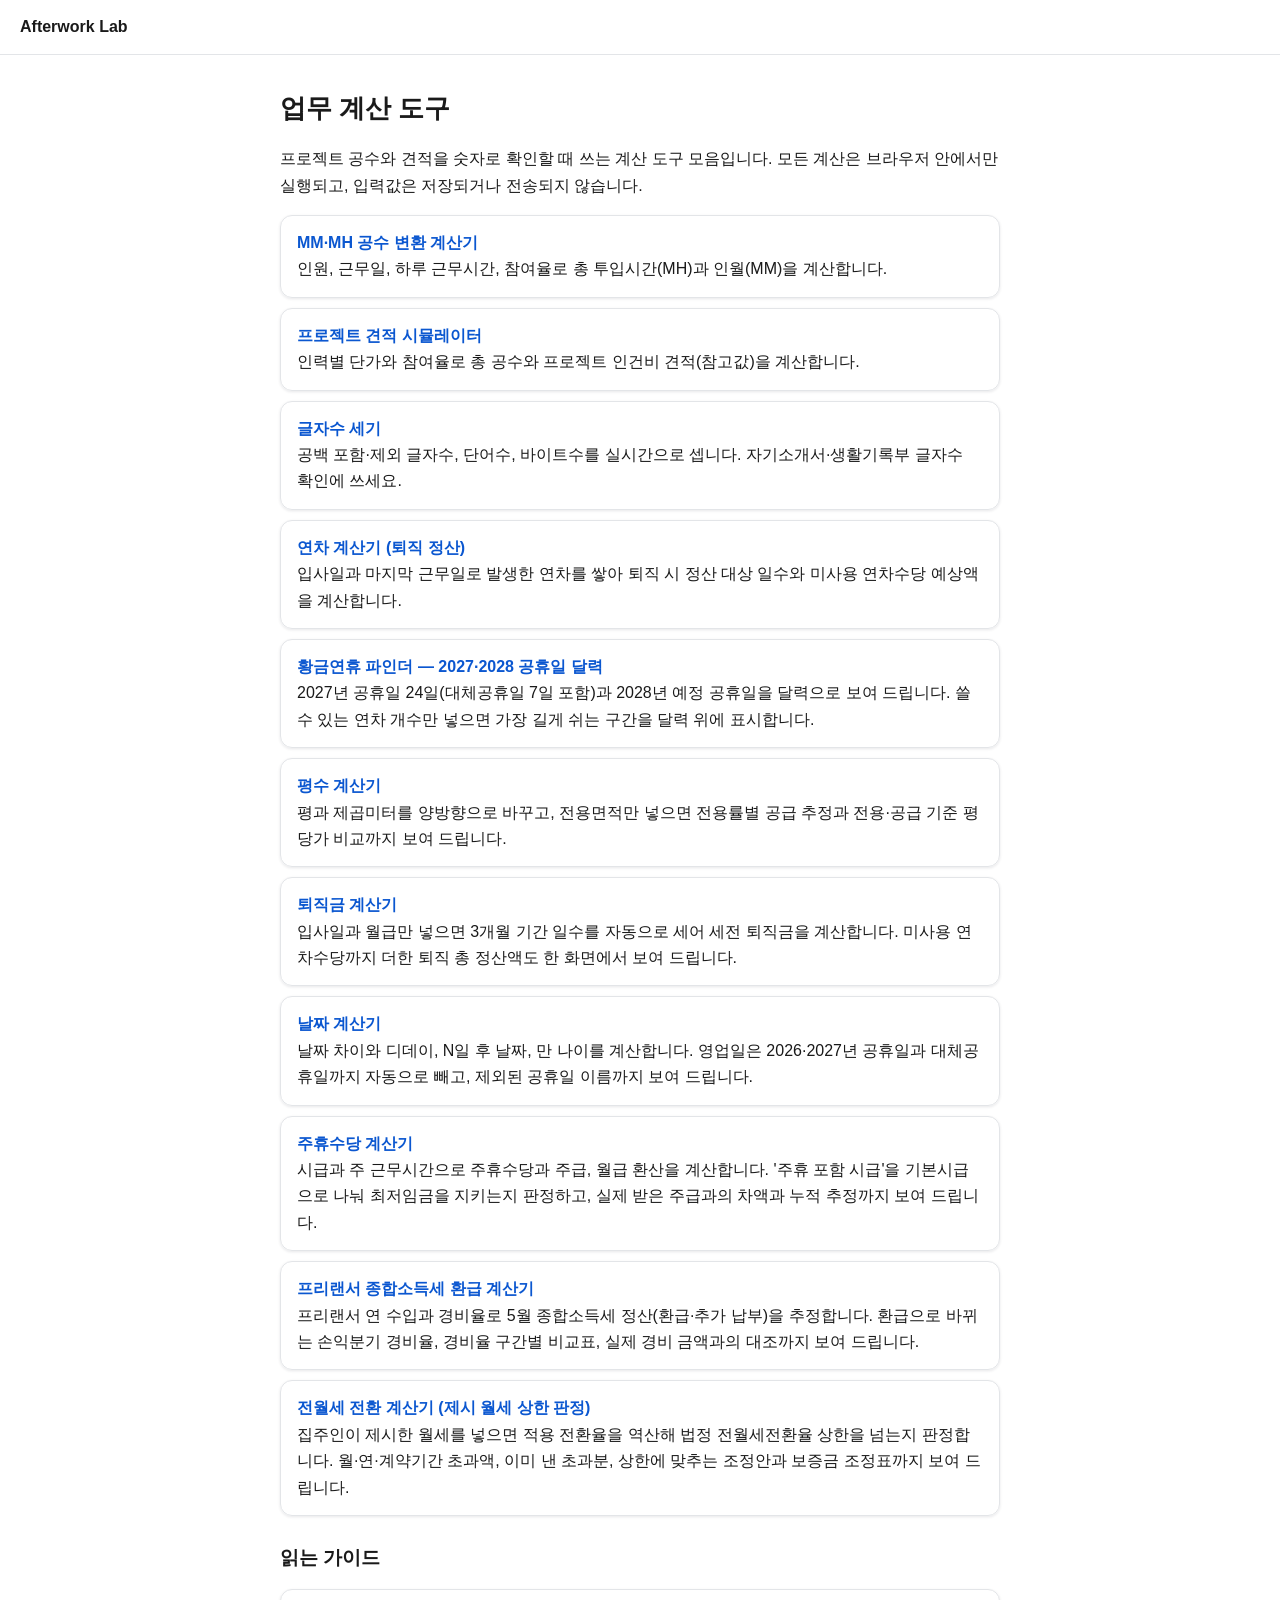
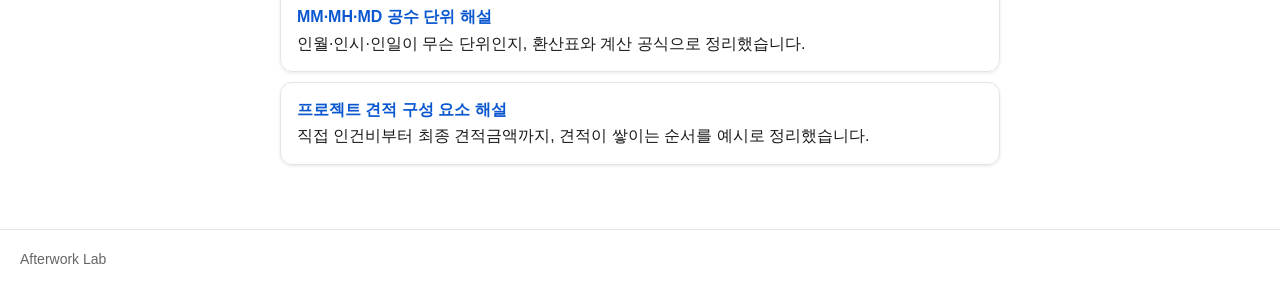
<file: index.html>
<!DOCTYPE html>
<html lang="ko">
<head>
<meta charset="utf-8">
<meta name="viewport" content="width=device-width, initial-scale=1">
<title>Afterwork Lab — 업무 계산 도구</title>
<meta name="description" content="프로젝트 공수와 견적을 계산하는 무료 도구 모음입니다. MM·MH 공수 변환 계산기와 프로젝트 견적 시뮬레이터를 제공합니다.">
<link rel="canonical" href="https://afterworkslab.com/">
<link rel="stylesheet" href="/style.css">
<meta property="og:type" content="website">
<meta property="og:site_name" content="Afterwork Lab">
<meta property="og:title" content="Afterwork Lab — 업무 계산 도구">
<meta property="og:description" content="프로젝트 공수와 견적을 계산하는 무료 도구 모음입니다. MM·MH 공수 변환 계산기와 프로젝트 견적 시뮬레이터를 제공합니다.">
<meta property="og:url" content="https://afterworkslab.com/">
<meta name="twitter:card" content="summary">
<script type="application/ld+json">
{"@context":"https://schema.org","@type":"WebSite","name":"Afterwork Lab","url":"https://afterworkslab.com/"}
</script>
<!-- Google tag (gtag.js) -->
<script async src="https://www.googletagmanager.com/gtag/js?id=G-RK33Z9GQX3"></script>
<script>
window.dataLayer = window.dataLayer || [];
function gtag(){dataLayer.push(arguments);}
gtag('js', new Date());
gtag('config', 'G-RK33Z9GQX3');
</script>
</head>
<body>
<header class="site-header"><a href="/">Afterwork Lab</a></header>
<main>
<h1>업무 계산 도구</h1>
<p>프로젝트 공수와 견적을 숫자로 확인할 때 쓰는 계산 도구 모음입니다. 모든 계산은 브라우저 안에서만 실행되고, 입력값은 저장되거나 전송되지 않습니다.</p>
<ul class="tool-list">
<li><a href="/tools/mm-mh/">MM·MH 공수 변환 계산기</a><br>인원, 근무일, 하루 근무시간, 참여율로 총 투입시간(MH)과 인월(MM)을 계산합니다.</li>
<li><a href="/tools/project-estimate/">프로젝트 견적 시뮬레이터</a><br>인력별 단가와 참여율로 총 공수와 프로젝트 인건비 견적(참고값)을 계산합니다.</li>
<li><a href="/tools/char-count/">글자수 세기</a><br>공백 포함·제외 글자수, 단어수, 바이트수를 실시간으로 셉니다. 자기소개서·생활기록부 글자수 확인에 쓰세요.</li>
<li><a href="/tools/annual-leave/">연차 계산기 (퇴직 정산)</a><br>입사일과 마지막 근무일로 발생한 연차를 쌓아 퇴직 시 정산 대상 일수와 미사용 연차수당 예상액을 계산합니다.</li>
<li><a href="/tools/holidays-2027/">황금연휴 파인더 — 2027·2028 공휴일 달력</a><br>2027년 공휴일 24일(대체공휴일 7일 포함)과 2028년 예정 공휴일을 달력으로 보여 드립니다. 쓸 수 있는 연차 개수만 넣으면 가장 길게 쉬는 구간을 달력 위에 표시합니다.</li>
<li><a href="/tools/area/">평수 계산기</a><br>평과 제곱미터를 양방향으로 바꾸고, 전용면적만 넣으면 전용률별 공급 추정과 전용·공급 기준 평당가 비교까지 보여 드립니다.</li>
<li><a href="/tools/severance/">퇴직금 계산기</a><br>입사일과 월급만 넣으면 3개월 기간 일수를 자동으로 세어 세전 퇴직금을 계산합니다. 미사용 연차수당까지 더한 퇴직 총 정산액도 한 화면에서 보여 드립니다.</li>
<li><a href="/tools/date-calc/">날짜 계산기</a><br>날짜 차이와 디데이, N일 후 날짜, 만 나이를 계산합니다. 영업일은 2026·2027년 공휴일과 대체공휴일까지 자동으로 빼고, 제외된 공휴일 이름까지 보여 드립니다.</li>
<li><a href="/tools/weekly-holiday/">주휴수당 계산기</a><br>시급과 주 근무시간으로 주휴수당과 주급, 월급 환산을 계산합니다. '주휴 포함 시급'을 기본시급으로 나눠 최저임금을 지키는지 판정하고, 실제 받은 주급과의 차액과 누적 추정까지 보여 드립니다.</li>
<li><a href="/tools/freelancer-tax/">프리랜서 종합소득세 환급 계산기</a><br>프리랜서 연 수입과 경비율로 5월 종합소득세 정산(환급·추가 납부)을 추정합니다. 환급으로 바뀌는 손익분기 경비율, 경비율 구간별 비교표, 실제 경비 금액과의 대조까지 보여 드립니다.</li>
<li><a href="/tools/rent-convert/">전월세 전환 계산기 (제시 월세 상한 판정)</a><br>집주인이 제시한 월세를 넣으면 적용 전환율을 역산해 법정 전월세전환율 상한을 넘는지 판정합니다. 월·연·계약기간 초과액, 이미 낸 초과분, 상한에 맞추는 조정안과 보증금 조정표까지 보여 드립니다.</li>
</ul>
<h2>읽는 가이드</h2>
<ul class="tool-list">
<li><a href="/guides/mm-mh-md/">MM·MH·MD 공수 단위 해설</a><br>인월·인시·인일이 무슨 단위인지, 환산표와 계산 공식으로 정리했습니다.</li>
<li><a href="/guides/estimate-structure/">프로젝트 견적 구성 요소 해설</a><br>직접 인건비부터 최종 견적금액까지, 견적이 쌓이는 순서를 예시로 정리했습니다.</li>
</ul>
</main>
<footer class="site-footer">Afterwork Lab</footer>
</body>
</html>
</file>
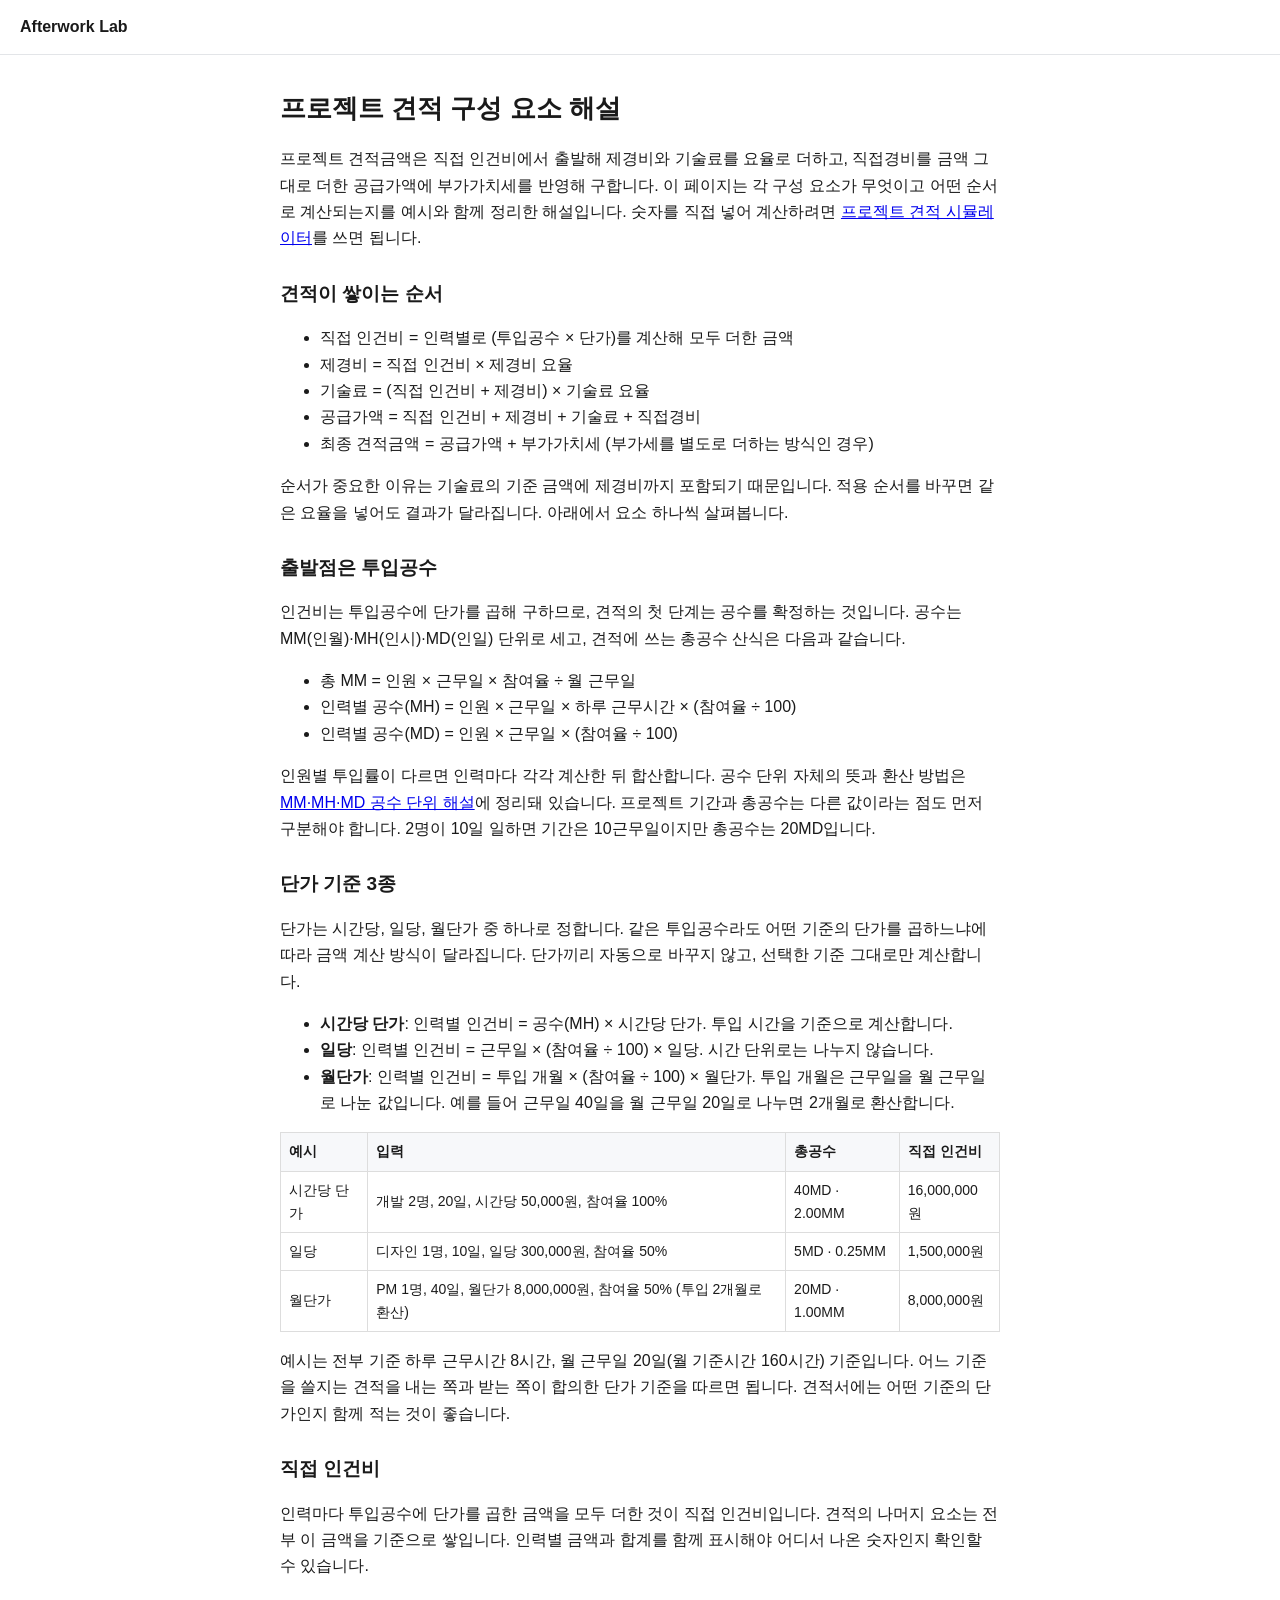
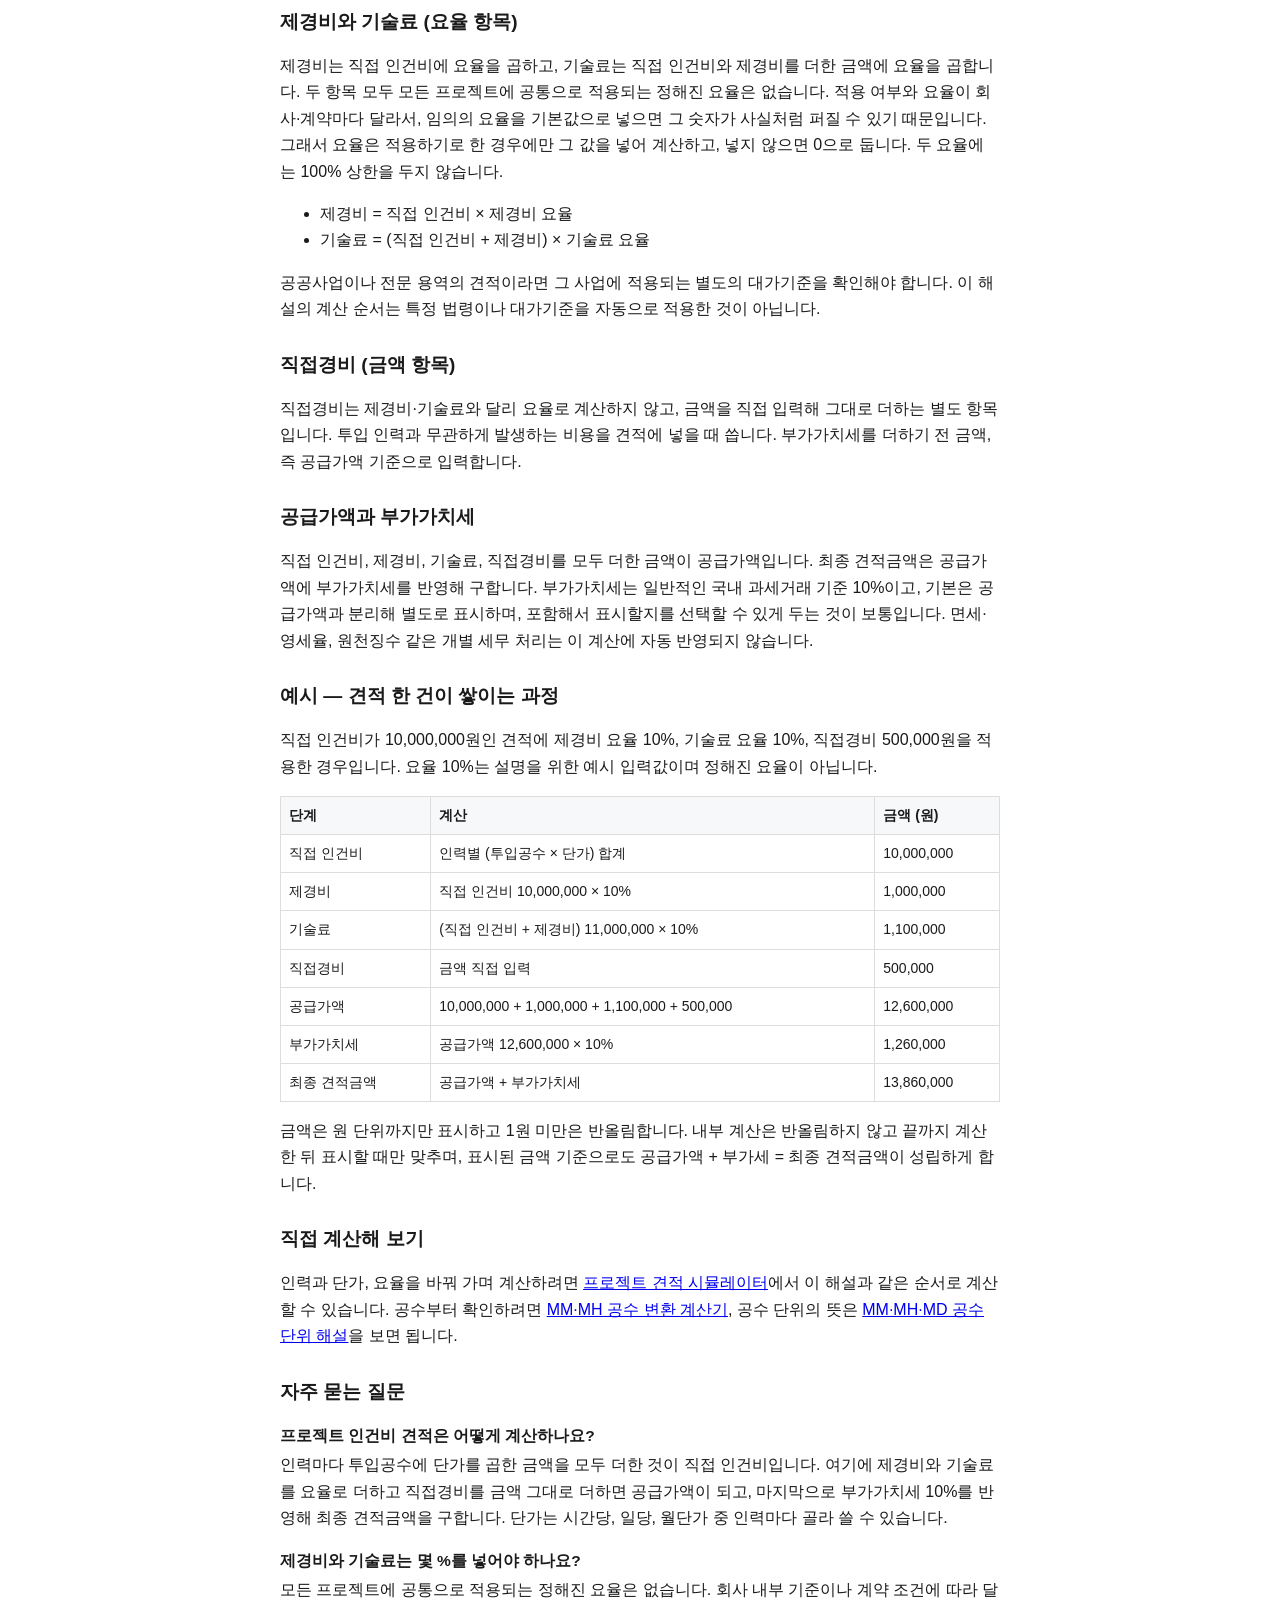
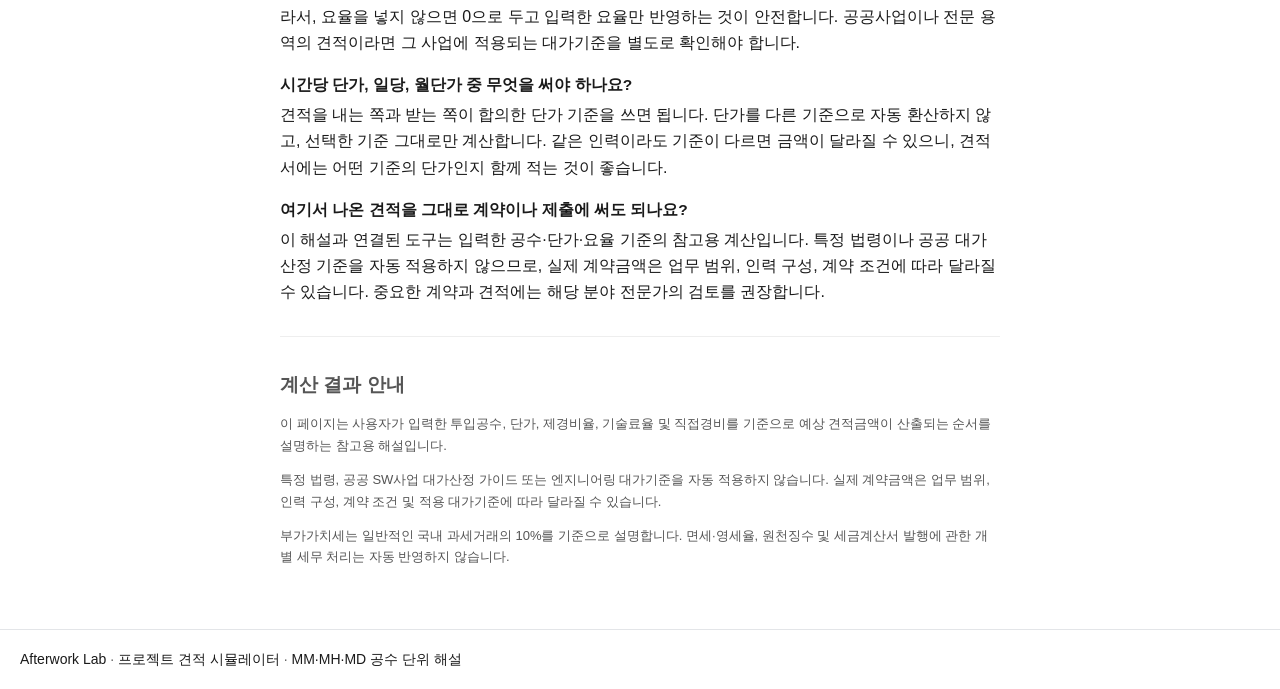
<file: guides/estimate-structure/index.html>
<!DOCTYPE html>
<html lang="ko">
<head>
<meta charset="utf-8">
<meta name="viewport" content="width=device-width, initial-scale=1">
<title>프로젝트 견적 구성 요소 해설 — 직접 인건비·제경비·기술료·공급가액 | Afterwork Lab</title>
<meta name="description" content="프로젝트 견적금액이 직접 인건비, 제경비, 기술료, 직접경비, 공급가액, 부가가치세 순서로 어떻게 쌓이는지, 단가 기준 3종(시간당·일당·월단가)의 계산식과 예시로 정리한 해설입니다.">
<link rel="canonical" href="https://afterworkslab.com/guides/estimate-structure/">
<link rel="stylesheet" href="/style.css">
<meta property="og:type" content="article">
<meta property="og:site_name" content="Afterwork Lab">
<meta property="og:title" content="프로젝트 견적 구성 요소 해설 — 직접 인건비·제경비·기술료·공급가액 | Afterwork Lab">
<meta property="og:description" content="프로젝트 견적금액이 직접 인건비, 제경비, 기술료, 직접경비, 공급가액, 부가가치세 순서로 어떻게 쌓이는지, 단가 기준 3종(시간당·일당·월단가)의 계산식과 예시로 정리한 해설입니다.">
<meta property="og:url" content="https://afterworkslab.com/guides/estimate-structure/">
<meta name="twitter:card" content="summary">
<script type="application/ld+json">
{"@context":"https://schema.org","@type":"Article","headline":"프로젝트 견적 구성 요소 해설 — 직접 인건비·제경비·기술료·공급가액","url":"https://afterworkslab.com/guides/estimate-structure/","author":{"@type":"Organization","name":"Afterwork Lab"},"publisher":{"@type":"Organization","name":"Afterwork Lab"}}
</script>
<script type="application/ld+json">
{"@context":"https://schema.org","@type":"FAQPage","mainEntity":[{"@type":"Question","name":"프로젝트 인건비 견적은 어떻게 계산하나요?","acceptedAnswer":{"@type":"Answer","text":"인력마다 투입공수에 단가를 곱한 금액을 모두 더한 것이 직접 인건비입니다. 여기에 제경비와 기술료를 요율로 더하고 직접경비를 금액 그대로 더하면 공급가액이 되고, 마지막으로 부가가치세 10%를 반영해 최종 견적금액을 구합니다."}},{"@type":"Question","name":"제경비와 기술료는 몇 %를 넣어야 하나요?","acceptedAnswer":{"@type":"Answer","text":"모든 프로젝트에 공통으로 적용되는 정해진 요율은 없습니다. 회사 내부 기준이나 계약 조건에 따라 달라서, 요율을 넣지 않으면 0으로 두고 입력한 요율만 반영하는 것이 안전합니다."}},{"@type":"Question","name":"시간당 단가, 일당, 월단가 중 무엇을 써야 하나요?","acceptedAnswer":{"@type":"Answer","text":"견적을 내는 쪽과 받는 쪽이 합의한 단가 기준을 쓰면 됩니다. 단가를 다른 기준으로 자동 환산하지 않고, 선택한 기준 그대로만 계산합니다."}},{"@type":"Question","name":"여기서 나온 견적을 그대로 계약이나 제출에 써도 되나요?","acceptedAnswer":{"@type":"Answer","text":"이 해설과 연결된 도구는 입력한 공수·단가·요율 기준의 참고용 계산입니다. 실제 계약금액은 업무 범위, 인력 구성, 계약 조건에 따라 달라질 수 있습니다."}}]}
</script>
<!-- Google tag (gtag.js) -->
<script async src="https://www.googletagmanager.com/gtag/js?id=G-RK33Z9GQX3"></script>
<script>
window.dataLayer = window.dataLayer || [];
function gtag(){dataLayer.push(arguments);}
gtag('js', new Date());
gtag('config', 'G-RK33Z9GQX3');
</script>
</head>
<body>
<header class="site-header"><a href="/">Afterwork Lab</a></header>
<main>
<h1>프로젝트 견적 구성 요소 해설</h1>
<p>프로젝트 견적금액은 직접 인건비에서 출발해 제경비와 기술료를 요율로 더하고, 직접경비를 금액 그대로 더한 공급가액에 부가가치세를 반영해 구합니다. 이 페이지는 각 구성 요소가 무엇이고 어떤 순서로 계산되는지를 예시와 함께 정리한 해설입니다. 숫자를 직접 넣어 계산하려면 <a href="/tools/project-estimate/">프로젝트 견적 시뮬레이터</a>를 쓰면 됩니다.</p>

<section>
<h2>견적이 쌓이는 순서</h2>
<ul>
<li>직접 인건비 = 인력별로 (투입공수 × 단가)를 계산해 모두 더한 금액</li>
<li>제경비 = 직접 인건비 × 제경비 요율</li>
<li>기술료 = (직접 인건비 + 제경비) × 기술료 요율</li>
<li>공급가액 = 직접 인건비 + 제경비 + 기술료 + 직접경비</li>
<li>최종 견적금액 = 공급가액 + 부가가치세 (부가세를 별도로 더하는 방식인 경우)</li>
</ul>
<p>순서가 중요한 이유는 기술료의 기준 금액에 제경비까지 포함되기 때문입니다. 적용 순서를 바꾸면 같은 요율을 넣어도 결과가 달라집니다. 아래에서 요소 하나씩 살펴봅니다.</p>
</section>

<section>
<h2>출발점은 투입공수</h2>
<p>인건비는 투입공수에 단가를 곱해 구하므로, 견적의 첫 단계는 공수를 확정하는 것입니다. 공수는 MM(인월)·MH(인시)·MD(인일) 단위로 세고, 견적에 쓰는 총공수 산식은 다음과 같습니다.</p>
<ul>
<li>총 MM = 인원 × 근무일 × 참여율 ÷ 월 근무일</li>
<li>인력별 공수(MH) = 인원 × 근무일 × 하루 근무시간 × (참여율 ÷ 100)</li>
<li>인력별 공수(MD) = 인원 × 근무일 × (참여율 ÷ 100)</li>
</ul>
<p>인원별 투입률이 다르면 인력마다 각각 계산한 뒤 합산합니다. 공수 단위 자체의 뜻과 환산 방법은 <a href="/guides/mm-mh-md/">MM·MH·MD 공수 단위 해설</a>에 정리돼 있습니다. 프로젝트 기간과 총공수는 다른 값이라는 점도 먼저 구분해야 합니다. 2명이 10일 일하면 기간은 10근무일이지만 총공수는 20MD입니다.</p>
</section>

<section>
<h2>단가 기준 3종</h2>
<p>단가는 시간당, 일당, 월단가 중 하나로 정합니다. 같은 투입공수라도 어떤 기준의 단가를 곱하느냐에 따라 금액 계산 방식이 달라집니다. 단가끼리 자동으로 바꾸지 않고, 선택한 기준 그대로만 계산합니다.</p>
<ul>
<li><strong>시간당 단가</strong>: 인력별 인건비 = 공수(MH) × 시간당 단가. 투입 시간을 기준으로 계산합니다.</li>
<li><strong>일당</strong>: 인력별 인건비 = 근무일 × (참여율 ÷ 100) × 일당. 시간 단위로는 나누지 않습니다.</li>
<li><strong>월단가</strong>: 인력별 인건비 = 투입 개월 × (참여율 ÷ 100) × 월단가. 투입 개월은 근무일을 월 근무일로 나눈 값입니다. 예를 들어 근무일 40일을 월 근무일 20일로 나누면 2개월로 환산합니다.</li>
</ul>
<table id="rate-table">
<thead><tr><th>예시</th><th>입력</th><th>총공수</th><th>직접 인건비</th></tr></thead>
<tbody>
<tr><td>시간당 단가</td><td>개발 2명, 20일, 시간당 50,000원, 참여율 100%</td><td>40MD · 2.00MM</td><td>16,000,000원</td></tr>
<tr><td>일당</td><td>디자인 1명, 10일, 일당 300,000원, 참여율 50%</td><td>5MD · 0.25MM</td><td>1,500,000원</td></tr>
<tr><td>월단가</td><td>PM 1명, 40일, 월단가 8,000,000원, 참여율 50% (투입 2개월로 환산)</td><td>20MD · 1.00MM</td><td>8,000,000원</td></tr>
</tbody>
</table>
<p>예시는 전부 기준 하루 근무시간 8시간, 월 근무일 20일(월 기준시간 160시간) 기준입니다. 어느 기준을 쓸지는 견적을 내는 쪽과 받는 쪽이 합의한 단가 기준을 따르면 됩니다. 견적서에는 어떤 기준의 단가인지 함께 적는 것이 좋습니다.</p>
</section>

<section>
<h2>직접 인건비</h2>
<p>인력마다 투입공수에 단가를 곱한 금액을 모두 더한 것이 직접 인건비입니다. 견적의 나머지 요소는 전부 이 금액을 기준으로 쌓입니다. 인력별 금액과 합계를 함께 표시해야 어디서 나온 숫자인지 확인할 수 있습니다.</p>
</section>

<section>
<h2>제경비와 기술료 (요율 항목)</h2>
<p>제경비는 직접 인건비에 요율을 곱하고, 기술료는 직접 인건비와 제경비를 더한 금액에 요율을 곱합니다. 두 항목 모두 모든 프로젝트에 공통으로 적용되는 정해진 요율은 없습니다. 적용 여부와 요율이 회사·계약마다 달라서, 임의의 요율을 기본값으로 넣으면 그 숫자가 사실처럼 퍼질 수 있기 때문입니다. 그래서 요율은 적용하기로 한 경우에만 그 값을 넣어 계산하고, 넣지 않으면 0으로 둡니다. 두 요율에는 100% 상한을 두지 않습니다.</p>
<ul>
<li>제경비 = 직접 인건비 × 제경비 요율</li>
<li>기술료 = (직접 인건비 + 제경비) × 기술료 요율</li>
</ul>
<p>공공사업이나 전문 용역의 견적이라면 그 사업에 적용되는 별도의 대가기준을 확인해야 합니다. 이 해설의 계산 순서는 특정 법령이나 대가기준을 자동으로 적용한 것이 아닙니다.</p>
</section>

<section>
<h2>직접경비 (금액 항목)</h2>
<p>직접경비는 제경비·기술료와 달리 요율로 계산하지 않고, 금액을 직접 입력해 그대로 더하는 별도 항목입니다. 투입 인력과 무관하게 발생하는 비용을 견적에 넣을 때 씁니다. 부가가치세를 더하기 전 금액, 즉 공급가액 기준으로 입력합니다.</p>
</section>

<section>
<h2>공급가액과 부가가치세</h2>
<p>직접 인건비, 제경비, 기술료, 직접경비를 모두 더한 금액이 공급가액입니다. 최종 견적금액은 공급가액에 부가가치세를 반영해 구합니다. 부가가치세는 일반적인 국내 과세거래 기준 10%이고, 기본은 공급가액과 분리해 별도로 표시하며, 포함해서 표시할지를 선택할 수 있게 두는 것이 보통입니다. 면세·영세율, 원천징수 같은 개별 세무 처리는 이 계산에 자동 반영되지 않습니다.</p>
</section>

<section>
<h2>예시 — 견적 한 건이 쌓이는 과정</h2>
<p>직접 인건비가 10,000,000원인 견적에 제경비 요율 10%, 기술료 요율 10%, 직접경비 500,000원을 적용한 경우입니다. 요율 10%는 설명을 위한 예시 입력값이며 정해진 요율이 아닙니다.</p>
<table id="flow-table">
<thead><tr><th>단계</th><th>계산</th><th>금액 (원)</th></tr></thead>
<tbody>
<tr><td>직접 인건비</td><td>인력별 (투입공수 × 단가) 합계</td><td>10,000,000</td></tr>
<tr><td>제경비</td><td>직접 인건비 10,000,000 × 10%</td><td>1,000,000</td></tr>
<tr><td>기술료</td><td>(직접 인건비 + 제경비) 11,000,000 × 10%</td><td>1,100,000</td></tr>
<tr><td>직접경비</td><td>금액 직접 입력</td><td>500,000</td></tr>
<tr><td>공급가액</td><td>10,000,000 + 1,000,000 + 1,100,000 + 500,000</td><td>12,600,000</td></tr>
<tr><td>부가가치세</td><td>공급가액 12,600,000 × 10%</td><td>1,260,000</td></tr>
<tr><td>최종 견적금액</td><td>공급가액 + 부가가치세</td><td>13,860,000</td></tr>
</tbody>
</table>
<p>금액은 원 단위까지만 표시하고 1원 미만은 반올림합니다. 내부 계산은 반올림하지 않고 끝까지 계산한 뒤 표시할 때만 맞추며, 표시된 금액 기준으로도 공급가액 + 부가세 = 최종 견적금액이 성립하게 합니다.</p>
</section>

<section>
<h2>직접 계산해 보기</h2>
<p>인력과 단가, 요율을 바꿔 가며 계산하려면 <a href="/tools/project-estimate/">프로젝트 견적 시뮬레이터</a>에서 이 해설과 같은 순서로 계산할 수 있습니다. 공수부터 확인하려면 <a href="/tools/mm-mh/">MM·MH 공수 변환 계산기</a>, 공수 단위의 뜻은 <a href="/guides/mm-mh-md/">MM·MH·MD 공수 단위 해설</a>을 보면 됩니다.</p>
</section>

<section class="faq">
<h2>자주 묻는 질문</h2>
<h3>프로젝트 인건비 견적은 어떻게 계산하나요?</h3>
<p>인력마다 투입공수에 단가를 곱한 금액을 모두 더한 것이 직접 인건비입니다. 여기에 제경비와 기술료를 요율로 더하고 직접경비를 금액 그대로 더하면 공급가액이 되고, 마지막으로 부가가치세 10%를 반영해 최종 견적금액을 구합니다. 단가는 시간당, 일당, 월단가 중 인력마다 골라 쓸 수 있습니다.</p>
<h3>제경비와 기술료는 몇 %를 넣어야 하나요?</h3>
<p>모든 프로젝트에 공통으로 적용되는 정해진 요율은 없습니다. 회사 내부 기준이나 계약 조건에 따라 달라서, 요율을 넣지 않으면 0으로 두고 입력한 요율만 반영하는 것이 안전합니다. 공공사업이나 전문 용역의 견적이라면 그 사업에 적용되는 대가기준을 별도로 확인해야 합니다.</p>
<h3>시간당 단가, 일당, 월단가 중 무엇을 써야 하나요?</h3>
<p>견적을 내는 쪽과 받는 쪽이 합의한 단가 기준을 쓰면 됩니다. 단가를 다른 기준으로 자동 환산하지 않고, 선택한 기준 그대로만 계산합니다. 같은 인력이라도 기준이 다르면 금액이 달라질 수 있으니, 견적서에는 어떤 기준의 단가인지 함께 적는 것이 좋습니다.</p>
<h3>여기서 나온 견적을 그대로 계약이나 제출에 써도 되나요?</h3>
<p>이 해설과 연결된 도구는 입력한 공수·단가·요율 기준의 참고용 계산입니다. 특정 법령이나 공공 대가산정 기준을 자동 적용하지 않으므로, 실제 계약금액은 업무 범위, 인력 구성, 계약 조건에 따라 달라질 수 있습니다. 중요한 계약과 견적에는 해당 분야 전문가의 검토를 권장합니다.</p>
</section>

<section class="disclaimer">
<h2>계산 결과 안내</h2>
<p>이 페이지는 사용자가 입력한 투입공수, 단가, 제경비율, 기술료율 및 직접경비를 기준으로 예상 견적금액이 산출되는 순서를 설명하는 참고용 해설입니다.</p>
<p>특정 법령, 공공 SW사업 대가산정 가이드 또는 엔지니어링 대가기준을 자동 적용하지 않습니다. 실제 계약금액은 업무 범위, 인력 구성, 계약 조건 및 적용 대가기준에 따라 달라질 수 있습니다.</p>
<p>부가가치세는 일반적인 국내 과세거래의 10%를 기준으로 설명합니다. 면세·영세율, 원천징수 및 세금계산서 발행에 관한 개별 세무 처리는 자동 반영하지 않습니다.</p>
</section>
</main>
<footer class="site-footer"><a href="/">Afterwork Lab</a> · <a href="/tools/project-estimate/">프로젝트 견적 시뮬레이터</a> · <a href="/guides/mm-mh-md/">MM·MH·MD 공수 단위 해설</a></footer>
</body>
</html>
</file>
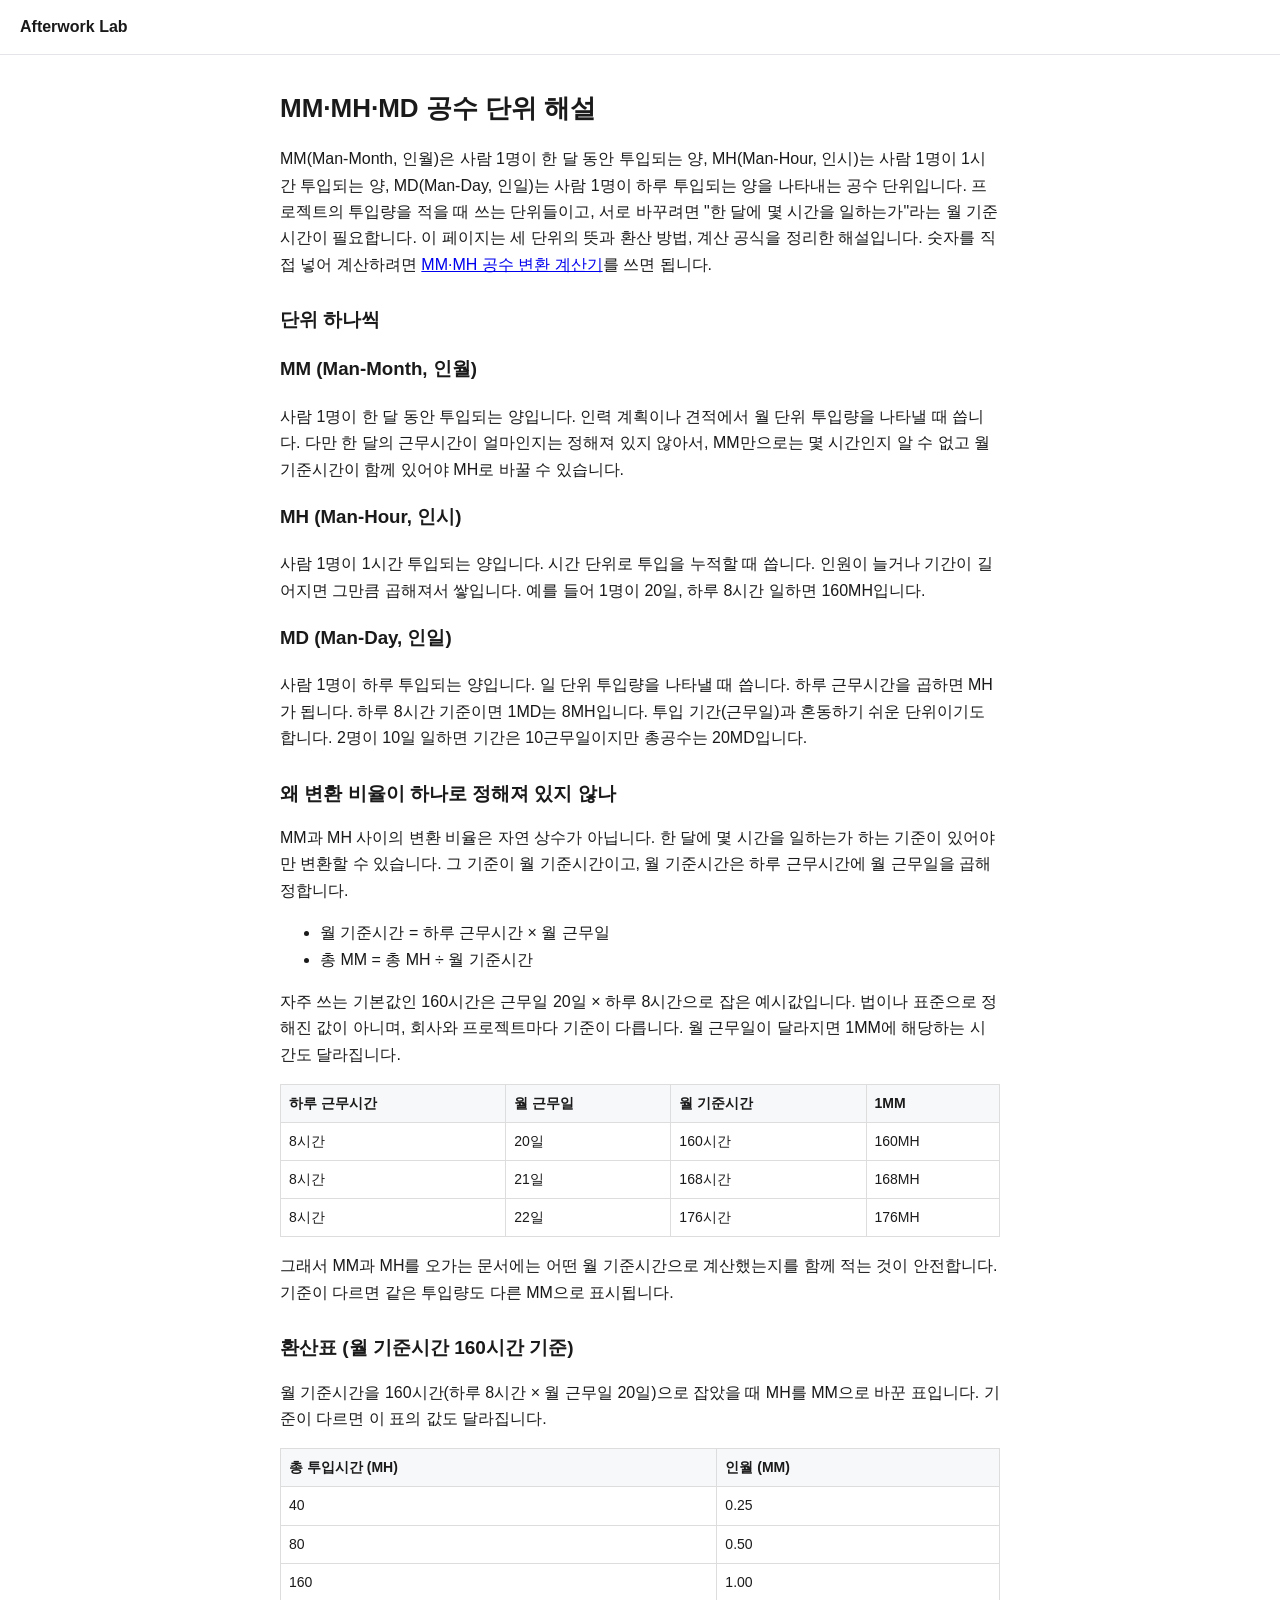
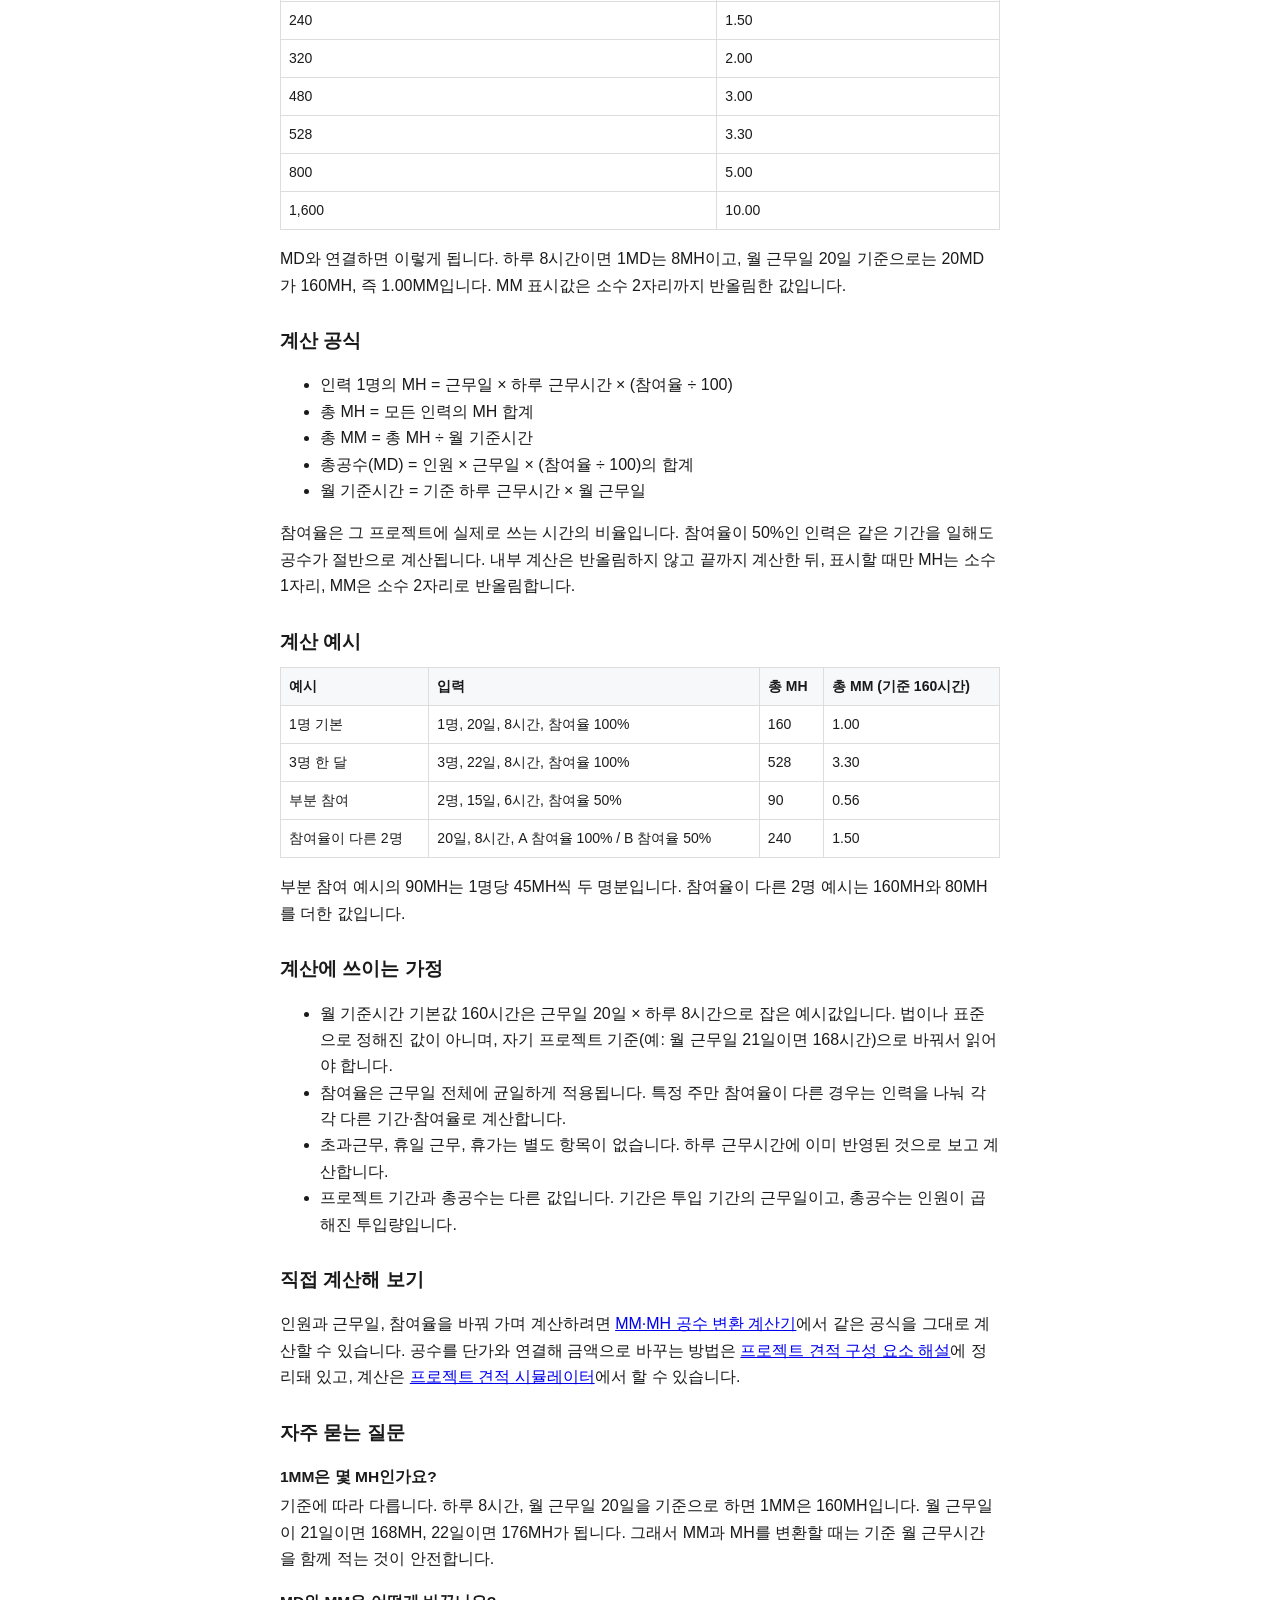
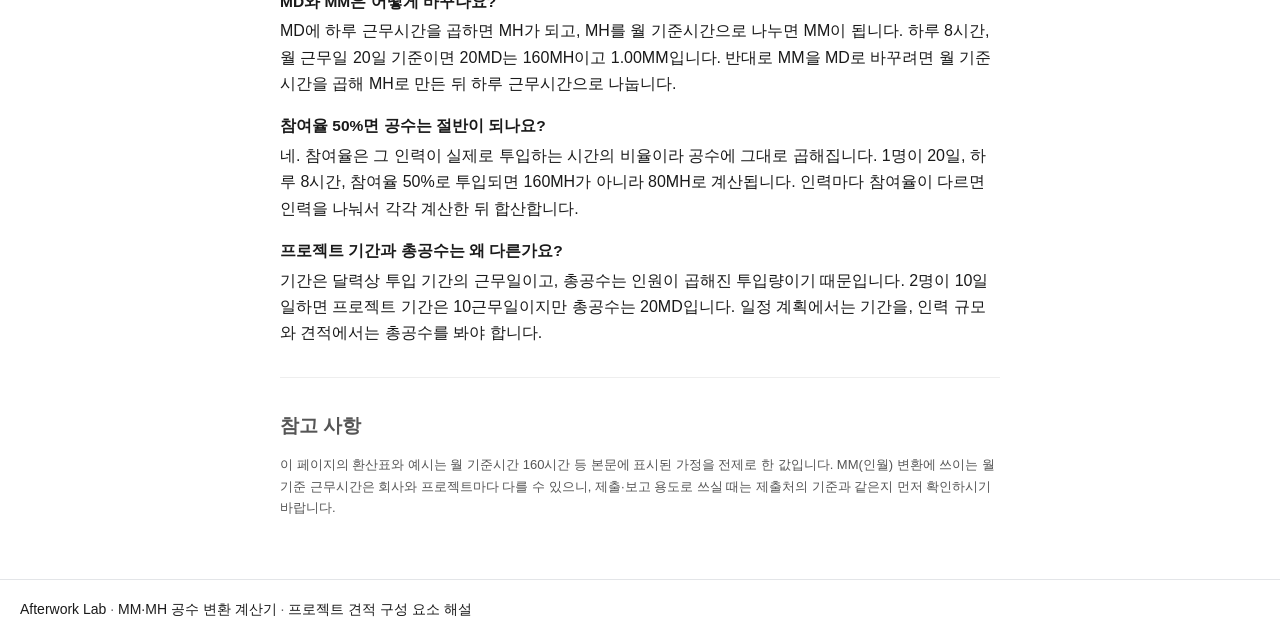
<file: guides/mm-mh-md/index.html>
<!DOCTYPE html>
<html lang="ko">
<head>
<meta charset="utf-8">
<meta name="viewport" content="width=device-width, initial-scale=1">
<title>MM·MH·MD 공수 단위 해설 — 인월·인시·인일과 환산표 | Afterwork Lab</title>
<meta name="description" content="MM(인월)·MH(인시)·MD(인일)가 무슨 단위인지, 왜 변환 비율이 하나로 정해져 있지 않은지, 월 기준시간 160시간 기준 환산표와 계산 공식을 정리한 해설입니다.">
<link rel="canonical" href="https://afterworkslab.com/guides/mm-mh-md/">
<link rel="stylesheet" href="/style.css">
<meta property="og:type" content="article">
<meta property="og:site_name" content="Afterwork Lab">
<meta property="og:title" content="MM·MH·MD 공수 단위 해설 — 인월·인시·인일과 환산표 | Afterwork Lab">
<meta property="og:description" content="MM(인월)·MH(인시)·MD(인일)가 무슨 단위인지, 왜 변환 비율이 하나로 정해져 있지 않은지, 월 기준시간 160시간 기준 환산표와 계산 공식을 정리한 해설입니다.">
<meta property="og:url" content="https://afterworkslab.com/guides/mm-mh-md/">
<meta name="twitter:card" content="summary">
<script type="application/ld+json">
{"@context":"https://schema.org","@type":"Article","headline":"MM·MH·MD 공수 단위 해설 — 인월·인시·인일과 환산표","url":"https://afterworkslab.com/guides/mm-mh-md/","author":{"@type":"Organization","name":"Afterwork Lab"},"publisher":{"@type":"Organization","name":"Afterwork Lab"}}
</script>
<script type="application/ld+json">
{"@context":"https://schema.org","@type":"FAQPage","mainEntity":[{"@type":"Question","name":"1MM은 몇 MH인가요?","acceptedAnswer":{"@type":"Answer","text":"기준에 따라 다릅니다. 하루 8시간, 월 근무일 20일을 기준으로 하면 1MM은 160MH입니다. 월 근무일이 21일이면 168MH, 22일이면 176MH가 됩니다."}},{"@type":"Question","name":"MD와 MM은 어떻게 바꾸나요?","acceptedAnswer":{"@type":"Answer","text":"MD에 하루 근무시간을 곱하면 MH가 되고, MH를 월 기준시간으로 나누면 MM이 됩니다. 하루 8시간, 월 근무일 20일 기준이면 20MD는 160MH이고 1.00MM입니다."}},{"@type":"Question","name":"참여율 50%면 공수는 절반이 되나요?","acceptedAnswer":{"@type":"Answer","text":"네. 참여율은 그 인력이 실제로 투입하는 시간의 비율이라 공수에 그대로 곱해집니다. 1명이 20일, 하루 8시간, 참여율 50%로 투입되면 160MH가 아니라 80MH로 계산됩니다."}},{"@type":"Question","name":"프로젝트 기간과 총공수는 왜 다른가요?","acceptedAnswer":{"@type":"Answer","text":"기간은 달력상 투입 기간의 근무일이고, 총공수는 인원이 곱해진 투입량이기 때문입니다. 2명이 10일 일하면 프로젝트 기간은 10근무일이지만 총공수는 20MD입니다."}}]}
</script>
<!-- Google tag (gtag.js) -->
<script async src="https://www.googletagmanager.com/gtag/js?id=G-RK33Z9GQX3"></script>
<script>
window.dataLayer = window.dataLayer || [];
function gtag(){dataLayer.push(arguments);}
gtag('js', new Date());
gtag('config', 'G-RK33Z9GQX3');
</script>
</head>
<body>
<header class="site-header"><a href="/">Afterwork Lab</a></header>
<main>
<h1>MM·MH·MD 공수 단위 해설</h1>
<p>MM(Man-Month, 인월)은 사람 1명이 한 달 동안 투입되는 양, MH(Man-Hour, 인시)는 사람 1명이 1시간 투입되는 양, MD(Man-Day, 인일)는 사람 1명이 하루 투입되는 양을 나타내는 공수 단위입니다. 프로젝트의 투입량을 적을 때 쓰는 단위들이고, 서로 바꾸려면 "한 달에 몇 시간을 일하는가"라는 월 기준시간이 필요합니다. 이 페이지는 세 단위의 뜻과 환산 방법, 계산 공식을 정리한 해설입니다. 숫자를 직접 넣어 계산하려면 <a href="/tools/mm-mh/">MM·MH 공수 변환 계산기</a>를 쓰면 됩니다.</p>

<section>
<h2>단위 하나씩</h2>
<h3>MM (Man-Month, 인월)</h3>
<p>사람 1명이 한 달 동안 투입되는 양입니다. 인력 계획이나 견적에서 월 단위 투입량을 나타낼 때 씁니다. 다만 한 달의 근무시간이 얼마인지는 정해져 있지 않아서, MM만으로는 몇 시간인지 알 수 없고 월 기준시간이 함께 있어야 MH로 바꿀 수 있습니다.</p>
<h3>MH (Man-Hour, 인시)</h3>
<p>사람 1명이 1시간 투입되는 양입니다. 시간 단위로 투입을 누적할 때 씁니다. 인원이 늘거나 기간이 길어지면 그만큼 곱해져서 쌓입니다. 예를 들어 1명이 20일, 하루 8시간 일하면 160MH입니다.</p>
<h3>MD (Man-Day, 인일)</h3>
<p>사람 1명이 하루 투입되는 양입니다. 일 단위 투입량을 나타낼 때 씁니다. 하루 근무시간을 곱하면 MH가 됩니다. 하루 8시간 기준이면 1MD는 8MH입니다. 투입 기간(근무일)과 혼동하기 쉬운 단위이기도 합니다. 2명이 10일 일하면 기간은 10근무일이지만 총공수는 20MD입니다.</p>
</section>

<section>
<h2>왜 변환 비율이 하나로 정해져 있지 않나</h2>
<p>MM과 MH 사이의 변환 비율은 자연 상수가 아닙니다. 한 달에 몇 시간을 일하는가 하는 기준이 있어야만 변환할 수 있습니다. 그 기준이 월 기준시간이고, 월 기준시간은 하루 근무시간에 월 근무일을 곱해 정합니다.</p>
<ul>
<li>월 기준시간 = 하루 근무시간 × 월 근무일</li>
<li>총 MM = 총 MH ÷ 월 기준시간</li>
</ul>
<p>자주 쓰는 기본값인 160시간은 근무일 20일 × 하루 8시간으로 잡은 예시값입니다. 법이나 표준으로 정해진 값이 아니며, 회사와 프로젝트마다 기준이 다릅니다. 월 근무일이 달라지면 1MM에 해당하는 시간도 달라집니다.</p>
<table id="std-table">
<thead><tr><th>하루 근무시간</th><th>월 근무일</th><th>월 기준시간</th><th>1MM</th></tr></thead>
<tbody>
<tr><td>8시간</td><td>20일</td><td>160시간</td><td>160MH</td></tr>
<tr><td>8시간</td><td>21일</td><td>168시간</td><td>168MH</td></tr>
<tr><td>8시간</td><td>22일</td><td>176시간</td><td>176MH</td></tr>
</tbody>
</table>
<p>그래서 MM과 MH를 오가는 문서에는 어떤 월 기준시간으로 계산했는지를 함께 적는 것이 안전합니다. 기준이 다르면 같은 투입량도 다른 MM으로 표시됩니다.</p>
</section>

<section>
<h2>환산표 (월 기준시간 160시간 기준)</h2>
<p>월 기준시간을 160시간(하루 8시간 × 월 근무일 20일)으로 잡았을 때 MH를 MM으로 바꾼 표입니다. 기준이 다르면 이 표의 값도 달라집니다.</p>
<table id="conv-table">
<thead><tr><th>총 투입시간 (MH)</th><th>인월 (MM)</th></tr></thead>
<tbody>
<tr><td>40</td><td>0.25</td></tr>
<tr><td>80</td><td>0.50</td></tr>
<tr><td>160</td><td>1.00</td></tr>
<tr><td>240</td><td>1.50</td></tr>
<tr><td>320</td><td>2.00</td></tr>
<tr><td>480</td><td>3.00</td></tr>
<tr><td>528</td><td>3.30</td></tr>
<tr><td>800</td><td>5.00</td></tr>
<tr><td>1,600</td><td>10.00</td></tr>
</tbody>
</table>
<p>MD와 연결하면 이렇게 됩니다. 하루 8시간이면 1MD는 8MH이고, 월 근무일 20일 기준으로는 20MD가 160MH, 즉 1.00MM입니다. MM 표시값은 소수 2자리까지 반올림한 값입니다.</p>
</section>

<section>
<h2>계산 공식</h2>
<ul>
<li>인력 1명의 MH = 근무일 × 하루 근무시간 × (참여율 ÷ 100)</li>
<li>총 MH = 모든 인력의 MH 합계</li>
<li>총 MM = 총 MH ÷ 월 기준시간</li>
<li>총공수(MD) = 인원 × 근무일 × (참여율 ÷ 100)의 합계</li>
<li>월 기준시간 = 기준 하루 근무시간 × 월 근무일</li>
</ul>
<p>참여율은 그 프로젝트에 실제로 쓰는 시간의 비율입니다. 참여율이 50%인 인력은 같은 기간을 일해도 공수가 절반으로 계산됩니다. 내부 계산은 반올림하지 않고 끝까지 계산한 뒤, 표시할 때만 MH는 소수 1자리, MM은 소수 2자리로 반올림합니다.</p>
</section>

<section>
<h2>계산 예시</h2>
<table id="ex-table">
<thead><tr><th>예시</th><th>입력</th><th>총 MH</th><th>총 MM (기준 160시간)</th></tr></thead>
<tbody>
<tr><td>1명 기본</td><td>1명, 20일, 8시간, 참여율 100%</td><td>160</td><td>1.00</td></tr>
<tr><td>3명 한 달</td><td>3명, 22일, 8시간, 참여율 100%</td><td>528</td><td>3.30</td></tr>
<tr><td>부분 참여</td><td>2명, 15일, 6시간, 참여율 50%</td><td>90</td><td>0.56</td></tr>
<tr><td>참여율이 다른 2명</td><td>20일, 8시간, A 참여율 100% / B 참여율 50%</td><td>240</td><td>1.50</td></tr>
</tbody>
</table>
<p>부분 참여 예시의 90MH는 1명당 45MH씩 두 명분입니다. 참여율이 다른 2명 예시는 160MH와 80MH를 더한 값입니다.</p>
</section>

<section>
<h2>계산에 쓰이는 가정</h2>
<ul>
<li>월 기준시간 기본값 160시간은 근무일 20일 × 하루 8시간으로 잡은 예시값입니다. 법이나 표준으로 정해진 값이 아니며, 자기 프로젝트 기준(예: 월 근무일 21일이면 168시간)으로 바꿔서 읽어야 합니다.</li>
<li>참여율은 근무일 전체에 균일하게 적용됩니다. 특정 주만 참여율이 다른 경우는 인력을 나눠 각각 다른 기간·참여율로 계산합니다.</li>
<li>초과근무, 휴일 근무, 휴가는 별도 항목이 없습니다. 하루 근무시간에 이미 반영된 것으로 보고 계산합니다.</li>
<li>프로젝트 기간과 총공수는 다른 값입니다. 기간은 투입 기간의 근무일이고, 총공수는 인원이 곱해진 투입량입니다.</li>
</ul>
</section>

<section>
<h2>직접 계산해 보기</h2>
<p>인원과 근무일, 참여율을 바꿔 가며 계산하려면 <a href="/tools/mm-mh/">MM·MH 공수 변환 계산기</a>에서 같은 공식을 그대로 계산할 수 있습니다. 공수를 단가와 연결해 금액으로 바꾸는 방법은 <a href="/guides/estimate-structure/">프로젝트 견적 구성 요소 해설</a>에 정리돼 있고, 계산은 <a href="/tools/project-estimate/">프로젝트 견적 시뮬레이터</a>에서 할 수 있습니다.</p>
</section>

<section class="faq">
<h2>자주 묻는 질문</h2>
<h3>1MM은 몇 MH인가요?</h3>
<p>기준에 따라 다릅니다. 하루 8시간, 월 근무일 20일을 기준으로 하면 1MM은 160MH입니다. 월 근무일이 21일이면 168MH, 22일이면 176MH가 됩니다. 그래서 MM과 MH를 변환할 때는 기준 월 근무시간을 함께 적는 것이 안전합니다.</p>
<h3>MD와 MM은 어떻게 바꾸나요?</h3>
<p>MD에 하루 근무시간을 곱하면 MH가 되고, MH를 월 기준시간으로 나누면 MM이 됩니다. 하루 8시간, 월 근무일 20일 기준이면 20MD는 160MH이고 1.00MM입니다. 반대로 MM을 MD로 바꾸려면 월 기준시간을 곱해 MH로 만든 뒤 하루 근무시간으로 나눕니다.</p>
<h3>참여율 50%면 공수는 절반이 되나요?</h3>
<p>네. 참여율은 그 인력이 실제로 투입하는 시간의 비율이라 공수에 그대로 곱해집니다. 1명이 20일, 하루 8시간, 참여율 50%로 투입되면 160MH가 아니라 80MH로 계산됩니다. 인력마다 참여율이 다르면 인력을 나눠서 각각 계산한 뒤 합산합니다.</p>
<h3>프로젝트 기간과 총공수는 왜 다른가요?</h3>
<p>기간은 달력상 투입 기간의 근무일이고, 총공수는 인원이 곱해진 투입량이기 때문입니다. 2명이 10일 일하면 프로젝트 기간은 10근무일이지만 총공수는 20MD입니다. 일정 계획에서는 기간을, 인력 규모와 견적에서는 총공수를 봐야 합니다.</p>
</section>

<section class="disclaimer">
<h2>참고 사항</h2>
<p>이 페이지의 환산표와 예시는 월 기준시간 160시간 등 본문에 표시된 가정을 전제로 한 값입니다. MM(인월) 변환에 쓰이는 월 기준 근무시간은 회사와 프로젝트마다 다를 수 있으니, 제출·보고 용도로 쓰실 때는 제출처의 기준과 같은지 먼저 확인하시기 바랍니다.</p>
</section>
</main>
<footer class="site-footer"><a href="/">Afterwork Lab</a> · <a href="/tools/mm-mh/">MM·MH 공수 변환 계산기</a> · <a href="/guides/estimate-structure/">프로젝트 견적 구성 요소 해설</a></footer>
</body>
</html>
</file>
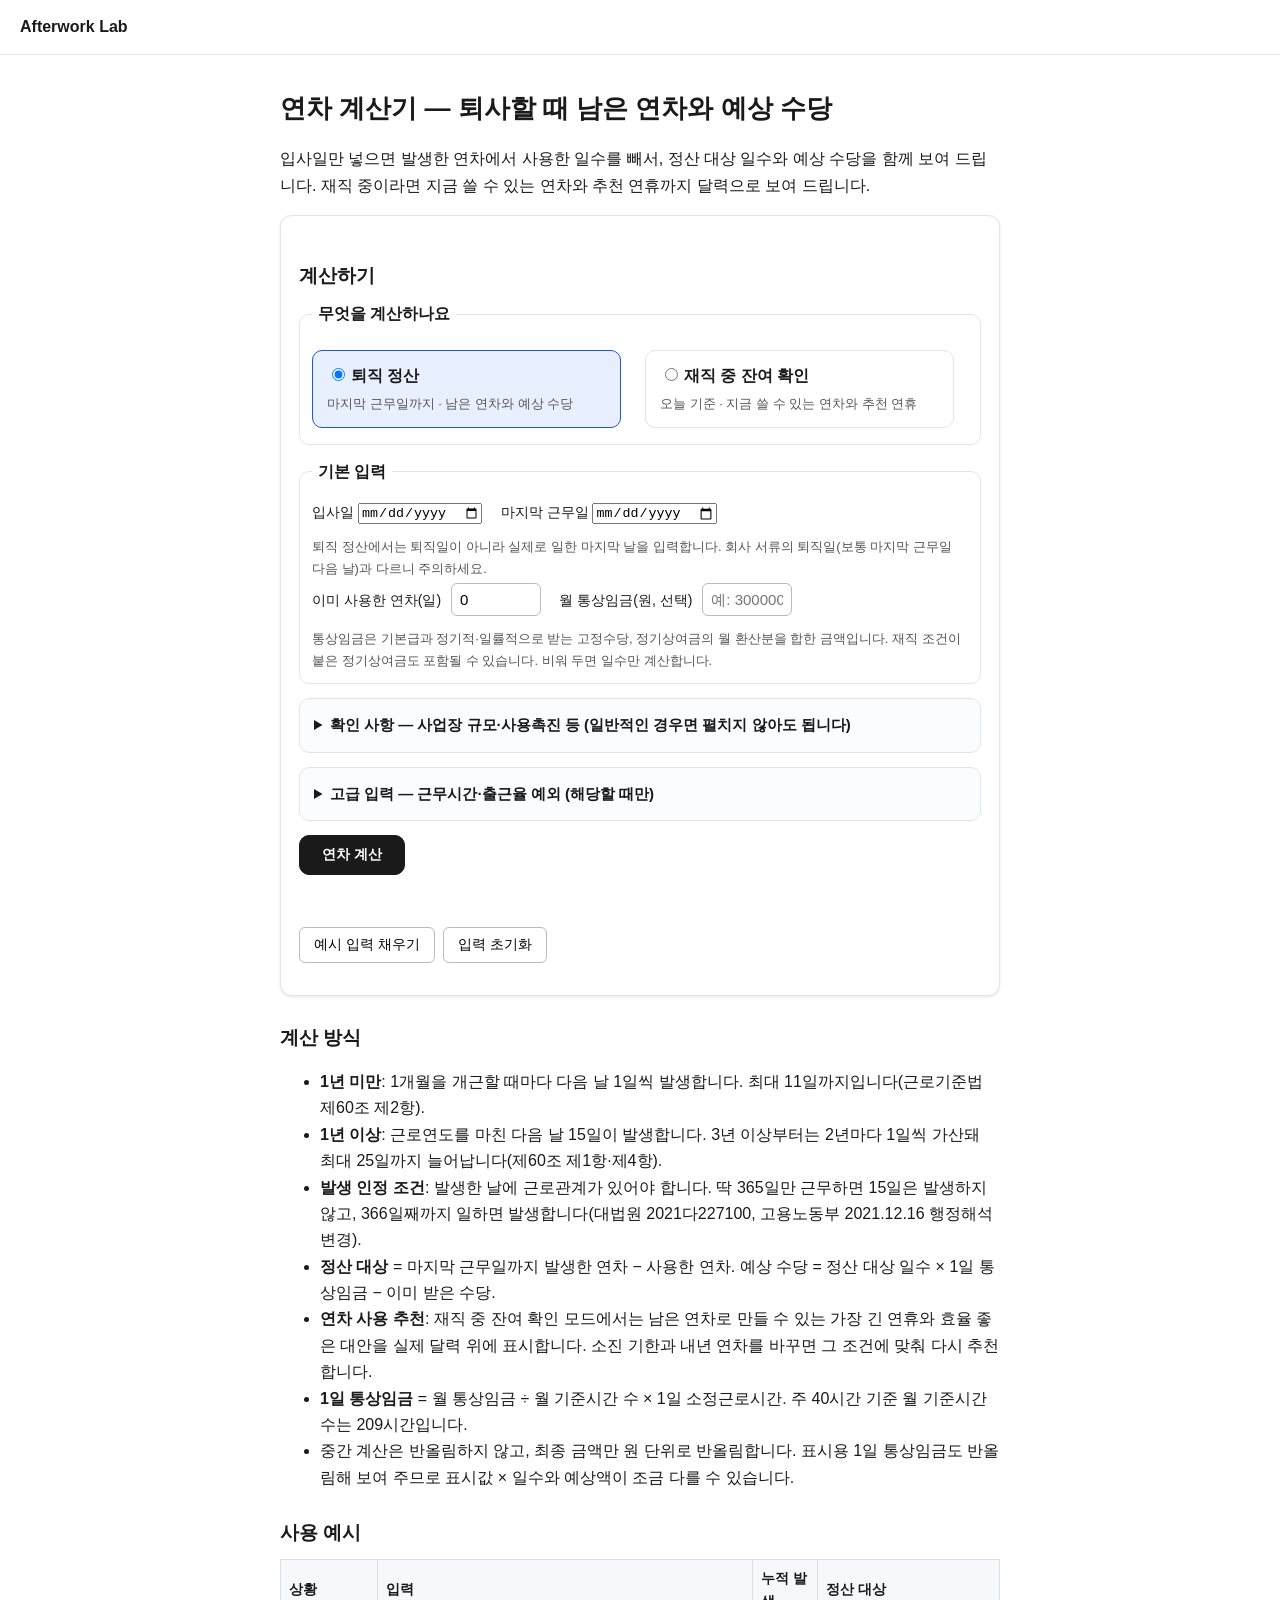
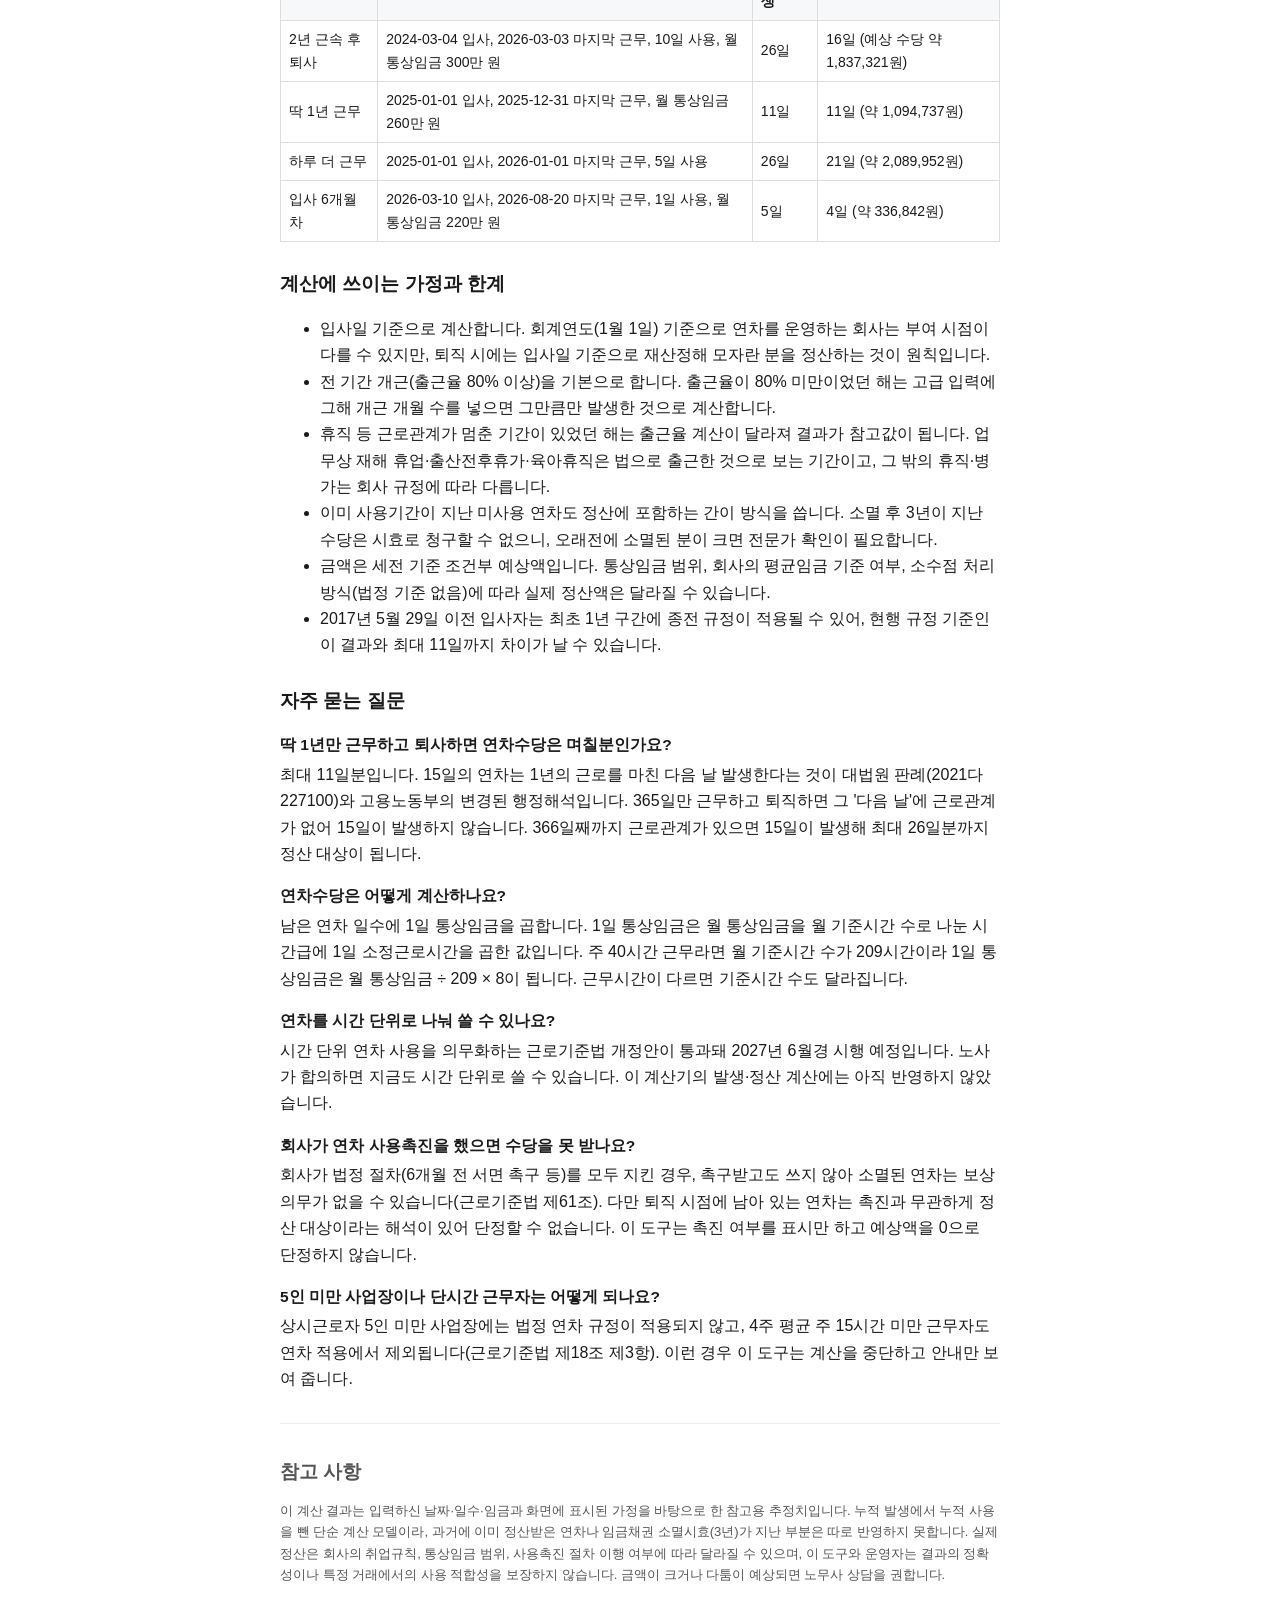
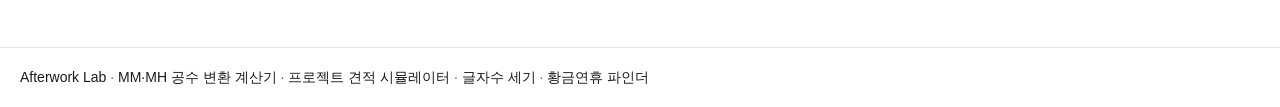
<file: tools/annual-leave/index.html>
<!DOCTYPE html>
<html lang="ko">
<head>
<meta charset="utf-8">
<meta name="viewport" content="width=device-width, initial-scale=1">
<title>연차 계산기 — 퇴사할 때 남은 연차와 예상 수당 계산 | Afterwork Lab</title>
<meta name="description" content="입사일과 마지막 근무일, 사용한 연차, 월 통상임금을 넣으면 퇴직 시 정산 대상 연차 일수와 미사용 연차수당 예상액을 계산합니다. 딱 1년 근무하고 퇴사하는 경우처럼 하루 차이로 갈리는 경계도 판례·행정해석 기준으로 반영합니다.">
<link rel="canonical" href="https://afterworkslab.com/tools/annual-leave/">
<link rel="stylesheet" href="/style.css">
<style>
.plan-inputs { display: flex; flex-wrap: wrap; gap: 10px 14px; align-items: flex-end; margin: 10px 0 4px; }
.plan-inputs label { display: flex; flex-direction: column; gap: 4px; font-size: 13px; }
.plan-inputs input { padding: 6px 8px; border: 1px solid #ccc; border-radius: 6px; font-size: 14px; }
.plan-presets { display: flex; gap: 6px; }
.plan-alert { background: #fff7e6; border: 1px solid #f0b429; border-radius: 8px; padding: 9px 12px; font-size: 13.5px; margin: 10px 0; }
.break-card { border: 1px solid #e3e5e8; border-radius: 12px; padding: 12px 14px; margin: 8px 0; background: #fff; box-shadow: 0 1px 3px rgba(16, 24, 40, .10); }
.break-card.hero { border-color: #2456c7; background: linear-gradient(180deg, #f4f8ff, #fff); }
.break-label { display: inline-block; font-size: 12px; font-weight: 700; color: #2563eb; border: 1px solid #2563eb; border-radius: 999px; padding: 1px 8px; margin-bottom: 6px; }
.break-name { font-weight: 700; font-size: 15px; }
.break-meta { font-size: 13.5px; color: #333; margin-top: 2px; }
.break-note { font-size: 12.5px; color: #666; margin-top: 2px; }
.month-card { margin: 14px 0; }
.month-card h4 { margin: 0 0 6px; font-size: 15px; }
.month-fold { margin: 8px 0; border: 1px solid #e3e5e8; border-radius: 12px; padding: 6px 10px; }
.month-fold summary { cursor: pointer; font-size: 13.5px; color: #555; }
.month-grid { width: 100%; border-collapse: separate; border-spacing: 2px; table-layout: fixed; }
.month-grid th { font-size: 11.5px; color: #888; font-weight: 400; padding: 3px 0; text-align: center; }
.month-grid td { border: 1px solid #eef0f2; border-radius: 8px; height: 44px; vertical-align: top; padding: 3px 4px; font-size: 12.5px; }
.month-grid td.empty { background: #fcfcfc; border-color: #f3f3f3; }
.day-cell .d-num { font-weight: 600; }
.day-cell.weekend { background: #fafafa; }
.day-cell.weekend .d-num { color: #999; }
.day-cell.holiday .d-num { color: #d92d20; }
.day-cell .h-name { display: block; font-size: 9.5px; color: #d92d20; line-height: 1.25; }
.day-cell.combo { background: #e8effe; }
.day-cell.leave { background: #2563eb; color: #fff; }
.day-cell.leave .d-num { color: #fff; }
.day-cell.leave .h-name { color: #dbe7ff; }
.day-cell.today { box-shadow: inset 0 0 0 2px #2563eb; }
@media (max-width: 560px) { .month-grid td { height: 38px; font-size: 11.5px; padding: 2px; } .day-cell .h-name { font-size: 8.5px; } }
</style>
<meta property="og:type" content="website">
<meta property="og:site_name" content="Afterwork Lab">
<meta property="og:title" content="연차 계산기 — 퇴사할 때 남은 연차와 예상 수당 계산 | Afterwork Lab">
<meta property="og:description" content="입사일과 마지막 근무일, 사용한 연차, 월 통상임금을 넣으면 퇴직 시 정산 대상 연차 일수와 미사용 연차수당 예상액을 계산합니다.">
<meta property="og:url" content="https://afterworkslab.com/tools/annual-leave/">
<meta name="twitter:card" content="summary">
<script type="application/ld+json">
{"@context":"https://schema.org","@type":"WebApplication","name":"연차 계산기 (퇴직 정산)","url":"https://afterworkslab.com/tools/annual-leave/","applicationCategory":"BusinessApplication","operatingSystem":"Web","offers":{"@type":"Offer","price":"0","priceCurrency":"KRW"}}
</script>
<script type="application/ld+json">
{"@context":"https://schema.org","@type":"FAQPage","mainEntity":[{"@type":"Question","name":"딱 1년만 근무하고 퇴사하면 연차수당은 며칠분인가요?","acceptedAnswer":{"@type":"Answer","text":"최대 11일분입니다. 대법원 판례(2021다227100)와 고용노동부 행정해석에 따르면 15일의 연차는 1년의 근로를 마친 다음 날 발생하므로, 365일만 근무하고 퇴직하면 15일은 발생하지 않습니다. 366일째까지 근로관계가 있으면 15일이 발생해 최대 26일분이 됩니다."}},{"@type":"Question","name":"연차수당은 어떻게 계산하나요?","acceptedAnswer":{"@type":"Answer","text":"남은 연차 일수에 1일 통상임금을 곱합니다. 1일 통상임금은 월 통상임금을 월 기준시간 수로 나눈 시간급에 1일 소정근로시간을 곱한 값입니다. 주 40시간 근무 기준으로 월 기준시간 수는 209시간이라, 1일 통상임금은 월 통상임금 ÷ 209 × 8로 계산합니다."}},{"@type":"Question","name":"연차를 시간 단위로 나눠 쓸 수 있나요?","acceptedAnswer":{"@type":"Answer","text":"시간 단위 연차 사용을 의무화하는 근로기준법 개정안이 통과돼 2027년 6월경 시행 예정입니다. 현재 이 계산기의 발생·정산 계산에는 반영되지 않습니다."}},{"@type":"Question","name":"회사가 연차 사용촉진을 했으면 수당을 못 받나요?","acceptedAnswer":{"@type":"Answer","text":"사용자가 법정 절차대로 서면 촉진을 했는데도 근로자가 쓰지 않아 소멸된 연차는 회사의 보상 의무가 없을 수 있습니다(근로기준법 제61조). 다만 퇴직 시점에 남아 있는 연차는 촉진과 무관하게 정산 대상이라는 해석도 있어, 개별 상황에 따라 달라집니다."}}]}
</script>
<!-- Google tag (gtag.js) -->
<script async src="https://www.googletagmanager.com/gtag/js?id=G-RK33Z9GQX3"></script>
<script>
window.dataLayer = window.dataLayer || [];
function gtag(){dataLayer.push(arguments);}
gtag('js', new Date());
gtag('config', 'G-RK33Z9GQX3');
</script>
</head>
<body>
<header class="site-header"><a href="/">Afterwork Lab</a></header>
<main>
<h1>연차 계산기 — 퇴사할 때 남은 연차와 예상 수당</h1>
<p>입사일만 넣으면 발생한 연차에서 사용한 일수를 빼서, 정산 대상 일수와 예상 수당을 함께 보여 드립니다. 재직 중이라면 지금 쓸 수 있는 연차와 추천 연휴까지 달력으로 보여 드립니다.</p>

<section class="calculator">
<h2>계산하기</h2>
<form id="calc-form">
<fieldset class="mode-fieldset">
<legend>무엇을 계산하나요</legend>
<div class="mode-cards">
<label class="mode-card"><input type="radio" name="mode" value="retire" checked><span class="mode-card-title">퇴직 정산</span><span class="mode-card-desc">마지막 근무일까지 · 남은 연차와 예상 수당</span></label>
<label class="mode-card"><input type="radio" name="mode" value="current"><span class="mode-card-title">재직 중 잔여 확인</span><span class="mode-card-desc">오늘 기준 · 지금 쓸 수 있는 연차와 추천 연휴</span></label>
</div>
</fieldset>
<fieldset>
<legend>기본 입력</legend>
<label>입사일 <input type="date" id="hire-date"></label>
<label><span id="end-label">마지막 근무일</span> <input type="date" id="end-date"></label>
<p class="note">퇴직 정산에서는 퇴직일이 아니라 실제로 일한 마지막 날을 입력합니다. 회사 서류의 퇴직일(보통 마지막 근무일 다음 날)과 다르니 주의하세요.</p>
<label>이미 사용한 연차(일) <input type="text" inputmode="decimal" id="used-days" value="0"></label>
<label>월 통상임금(원, 선택) <input type="text" inputmode="numeric" id="monthly-wage" placeholder="예: 3000000"></label>
<p class="note">통상임금은 기본급과 정기적·일률적으로 받는 고정수당, 정기상여금의 월 환산분을 합한 금액입니다. 재직 조건이 붙은 정기상여금도 포함될 수 있습니다. 비워 두면 일수만 계산합니다.</p>
</fieldset>
<details class="settings-fold">
<summary>확인 사항 — 사업장 규모·사용촉진 등 (일반적인 경우면 펼치지 않아도 됩니다)</summary>
<fieldset>
<legend>확인 사항</legend>
<label>상시근로자 5인 이상 사업장인가요
<select id="workers5">
<option value="yes">예</option>
<option value="no">아니오</option>
<option value="unknown">모름</option>
</select></label>
<label>4주 평균 주 15시간 이상 근무하나요
<select id="hours15">
<option value="yes">예</option>
<option value="no">아니오</option>
<option value="unknown">모름</option>
</select></label>
<label>회사에서 연차 사용촉진을 서면으로 받았나요
<select id="promotion">
<option value="no">아니오</option>
<option value="yes">예</option>
</select></label>
<label>이미 지급받은 미사용 연차수당(원) <input type="text" inputmode="numeric" id="prepaid" value="0"></label>
</fieldset>
</details>
<details class="settings-fold">
<summary>고급 입력 — 근무시간·출근율 예외 (해당할 때만)</summary>
<fieldset>
<legend>고급 입력 (해당할 때만)</legend>
<label>주 소정근로시간(시간) <input type="text" inputmode="decimal" id="weekly-hours" value="40"></label>
<label>1일 소정근로시간(시간) <input type="text" inputmode="decimal" id="daily-hours" value="8"></label>
<label>일수 표시 방식
<select id="day-policy">
<option value="1">원 계산값 (소수 첫째 자리)</option>
<option value="2">0.5일 단위 올림</option>
<option value="3">1일 단위 올림</option>
<option value="4">정수 버림</option>
</select></label>
<label><input type="checkbox" id="suspension"> 휴직 등 근로관계가 멈춘 기간이 있었던 해가 있습니다</label>
<table class="input-table">
<thead><tr><th>출근율 80% 미만이었던 연차(몇 년차)</th><th>그해 개근한 개월 수</th><th></th></tr></thead>
<tbody id="low-rows"></tbody>
</table>
<button type="button" id="add-low-row">출근율 80% 미만 연도 추가</button>
<p class="note">출근율이 80% 미만인 해는 15일 대신, 그해 개근한 개월 수만큼(월 1일) 발생한 것으로 계산합니다(근로기준법 제60조 제2항).</p>
</fieldset>
</details>
<button type="submit" class="primary">연차 계산</button>
<p id="error" class="error" role="alert"></p>
</form>
<div class="tool-actions">
<button type="button" id="load-example">예시 입력 채우기</button>
<button type="button" id="reset-input">입력 초기화</button>
</div>
<div id="summary" class="summary" hidden>
<div class="stat-grid stat-grid-3">
<div class="stat primary"><span class="num" id="sum-main">-</span><span class="lbl" id="sum-main-lbl">정산 대상 연차 (일)</span></div>
<div class="stat"><span class="num" id="sum-sub1">-</span><span class="lbl" id="sum-sub1-lbl">예상 수당 (약)</span></div>
<div class="stat"><span class="num" id="sum-sub2">-</span><span class="lbl" id="sum-sub2-lbl">1일 통상임금</span></div>
</div>
<div class="tool-actions">
<button type="button" id="copy-result">결과 복사</button>
<span class="feedback" id="copy-feedback"></span>
</div>
</div>
<div id="result" class="result"></div>
</section>

<section>
<h2>계산 방식</h2>
<ul>
<li><strong>1년 미만</strong>: 1개월을 개근할 때마다 다음 날 1일씩 발생합니다. 최대 11일까지입니다(근로기준법 제60조 제2항).</li>
<li><strong>1년 이상</strong>: 근로연도를 마친 다음 날 15일이 발생합니다. 3년 이상부터는 2년마다 1일씩 가산돼 최대 25일까지 늘어납니다(제60조 제1항·제4항).</li>
<li><strong>발생 인정 조건</strong>: 발생한 날에 근로관계가 있어야 합니다. 딱 365일만 근무하면 15일은 발생하지 않고, 366일째까지 일하면 발생합니다(대법원 2021다227100, 고용노동부 2021.12.16 행정해석 변경).</li>
<li><strong>정산 대상</strong> = 마지막 근무일까지 발생한 연차 − 사용한 연차. 예상 수당 = 정산 대상 일수 × 1일 통상임금 − 이미 받은 수당.</li>
<li><strong>연차 사용 추천</strong>: 재직 중 잔여 확인 모드에서는 남은 연차로 만들 수 있는 가장 긴 연휴와 효율 좋은 대안을 실제 달력 위에 표시합니다. 소진 기한과 내년 연차를 바꾸면 그 조건에 맞춰 다시 추천합니다.</li>
<li><strong>1일 통상임금</strong> = 월 통상임금 ÷ 월 기준시간 수 × 1일 소정근로시간. 주 40시간 기준 월 기준시간 수는 209시간입니다.</li>
<li>중간 계산은 반올림하지 않고, 최종 금액만 원 단위로 반올림합니다. 표시용 1일 통상임금도 반올림해 보여 주므로 표시값 × 일수와 예상액이 조금 다를 수 있습니다.</li>
</ul>
</section>

<section>
<h2>사용 예시</h2>
<table class="example-table">
<thead><tr><th>상황</th><th>입력</th><th>누적 발생</th><th>정산 대상</th></tr></thead>
<tbody>
<tr><td>2년 근속 후 퇴사</td><td>2024-03-04 입사, 2026-03-03 마지막 근무, 10일 사용, 월 통상임금 300만 원</td><td>26일</td><td>16일 (예상 수당 약 1,837,321원)</td></tr>
<tr><td>딱 1년 근무</td><td>2025-01-01 입사, 2025-12-31 마지막 근무, 월 통상임금 260만 원</td><td>11일</td><td>11일 (약 1,094,737원)</td></tr>
<tr><td>하루 더 근무</td><td>2025-01-01 입사, 2026-01-01 마지막 근무, 5일 사용</td><td>26일</td><td>21일 (약 2,089,952원)</td></tr>
<tr><td>입사 6개월 차</td><td>2026-03-10 입사, 2026-08-20 마지막 근무, 1일 사용, 월 통상임금 220만 원</td><td>5일</td><td>4일 (약 336,842원)</td></tr>
</tbody>
</table>
</section>

<section>
<h2>계산에 쓰이는 가정과 한계</h2>
<ul>
<li>입사일 기준으로 계산합니다. 회계연도(1월 1일) 기준으로 연차를 운영하는 회사는 부여 시점이 다를 수 있지만, 퇴직 시에는 입사일 기준으로 재산정해 모자란 분을 정산하는 것이 원칙입니다.</li>
<li>전 기간 개근(출근율 80% 이상)을 기본으로 합니다. 출근율이 80% 미만이었던 해는 고급 입력에 그해 개근 개월 수를 넣으면 그만큼만 발생한 것으로 계산합니다.</li>
<li>휴직 등 근로관계가 멈춘 기간이 있었던 해는 출근율 계산이 달라져 결과가 참고값이 됩니다. 업무상 재해 휴업·출산전후휴가·육아휴직은 법으로 출근한 것으로 보는 기간이고, 그 밖의 휴직·병가는 회사 규정에 따라 다릅니다.</li>
<li>이미 사용기간이 지난 미사용 연차도 정산에 포함하는 간이 방식을 씁니다. 소멸 후 3년이 지난 수당은 시효로 청구할 수 없으니, 오래전에 소멸된 분이 크면 전문가 확인이 필요합니다.</li>
<li>금액은 세전 기준 조건부 예상액입니다. 통상임금 범위, 회사의 평균임금 기준 여부, 소수점 처리 방식(법정 기준 없음)에 따라 실제 정산액은 달라질 수 있습니다.</li>
<li>2017년 5월 29일 이전 입사자는 최초 1년 구간에 종전 규정이 적용될 수 있어, 현행 규정 기준인 이 결과와 최대 11일까지 차이가 날 수 있습니다.</li>
</ul>
</section>

<section class="faq">
<h2>자주 묻는 질문</h2>
<h3>딱 1년만 근무하고 퇴사하면 연차수당은 며칠분인가요?</h3>
<p>최대 11일분입니다. 15일의 연차는 1년의 근로를 마친 다음 날 발생한다는 것이 대법원 판례(2021다227100)와 고용노동부의 변경된 행정해석입니다. 365일만 근무하고 퇴직하면 그 '다음 날'에 근로관계가 없어 15일이 발생하지 않습니다. 366일째까지 근로관계가 있으면 15일이 발생해 최대 26일분까지 정산 대상이 됩니다.</p>
<h3>연차수당은 어떻게 계산하나요?</h3>
<p>남은 연차 일수에 1일 통상임금을 곱합니다. 1일 통상임금은 월 통상임금을 월 기준시간 수로 나눈 시간급에 1일 소정근로시간을 곱한 값입니다. 주 40시간 근무라면 월 기준시간 수가 209시간이라 1일 통상임금은 월 통상임금 ÷ 209 × 8이 됩니다. 근무시간이 다르면 기준시간 수도 달라집니다.</p>
<h3>연차를 시간 단위로 나눠 쓸 수 있나요?</h3>
<p>시간 단위 연차 사용을 의무화하는 근로기준법 개정안이 통과돼 2027년 6월경 시행 예정입니다. 노사가 합의하면 지금도 시간 단위로 쓸 수 있습니다. 이 계산기의 발생·정산 계산에는 아직 반영하지 않았습니다.</p>
<h3>회사가 연차 사용촉진을 했으면 수당을 못 받나요?</h3>
<p>회사가 법정 절차(6개월 전 서면 촉구 등)를 모두 지킨 경우, 촉구받고도 쓰지 않아 소멸된 연차는 보상 의무가 없을 수 있습니다(근로기준법 제61조). 다만 퇴직 시점에 남아 있는 연차는 촉진과 무관하게 정산 대상이라는 해석이 있어 단정할 수 없습니다. 이 도구는 촉진 여부를 표시만 하고 예상액을 0으로 단정하지 않습니다.</p>
<h3>5인 미만 사업장이나 단시간 근무자는 어떻게 되나요?</h3>
<p>상시근로자 5인 미만 사업장에는 법정 연차 규정이 적용되지 않고, 4주 평균 주 15시간 미만 근무자도 연차 적용에서 제외됩니다(근로기준법 제18조 제3항). 이런 경우 이 도구는 계산을 중단하고 안내만 보여 줍니다.</p>
</section>

<section class="disclaimer">
<h2>참고 사항</h2>
<p>이 계산 결과는 입력하신 날짜·일수·임금과 화면에 표시된 가정을 바탕으로 한 참고용 추정치입니다. 누적 발생에서 누적 사용을 뺀 단순 계산 모델이라, 과거에 이미 정산받은 연차나 임금채권 소멸시효(3년)가 지난 부분은 따로 반영하지 못합니다. 실제 정산은 회사의 취업규칙, 통상임금 범위, 사용촉진 절차 이행 여부에 따라 달라질 수 있으며, 이 도구와 운영자는 결과의 정확성이나 특정 거래에서의 사용 적합성을 보장하지 않습니다. 금액이 크거나 다툼이 예상되면 노무사 상담을 권합니다.</p>
</section>
</main>
<footer class="site-footer"><a href="/">Afterwork Lab</a> · <a href="/tools/mm-mh/">MM·MH 공수 변환 계산기</a> · <a href="/tools/project-estimate/">프로젝트 견적 시뮬레이터</a> · <a href="/tools/char-count/">글자수 세기</a> · <a href="/tools/holidays-2027/">황금연휴 파인더</a></footer>
<script src="calc.js"></script>
<script src="page.js"></script>
</body>
</html>
</file>
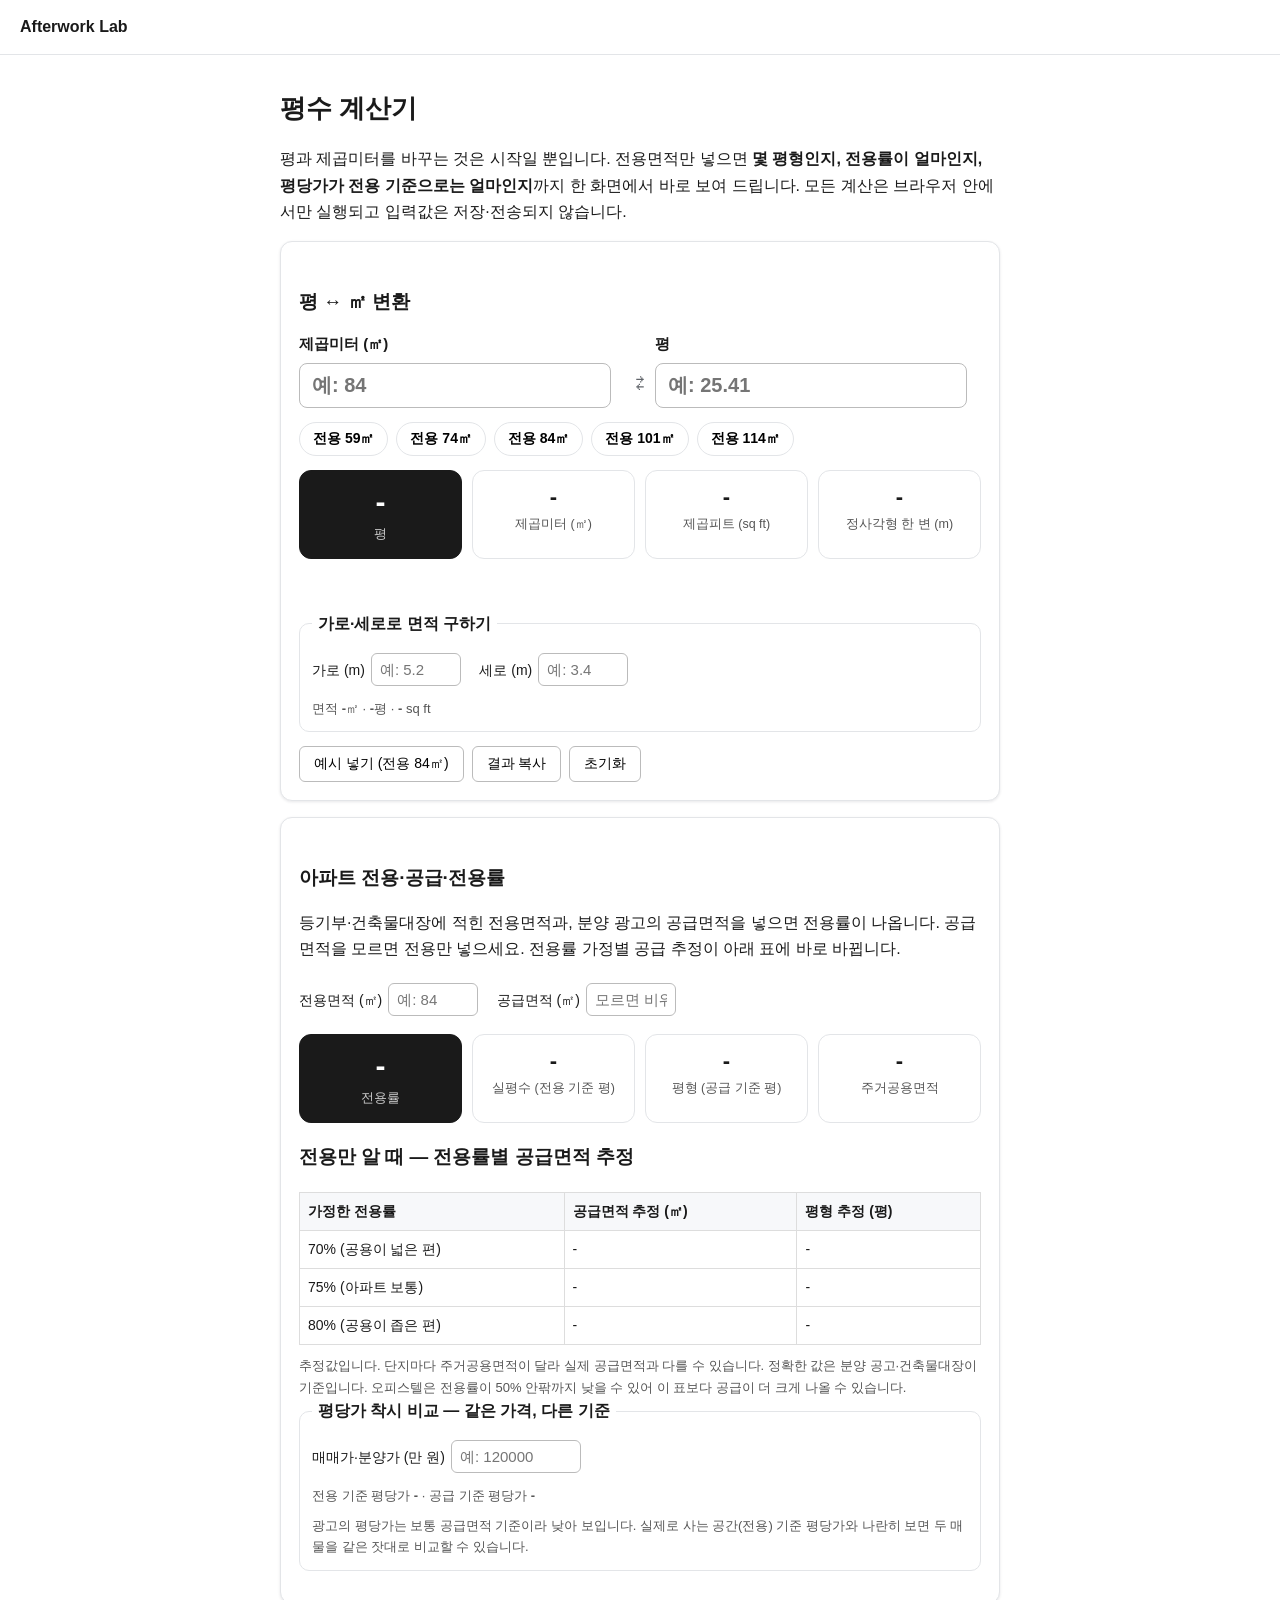
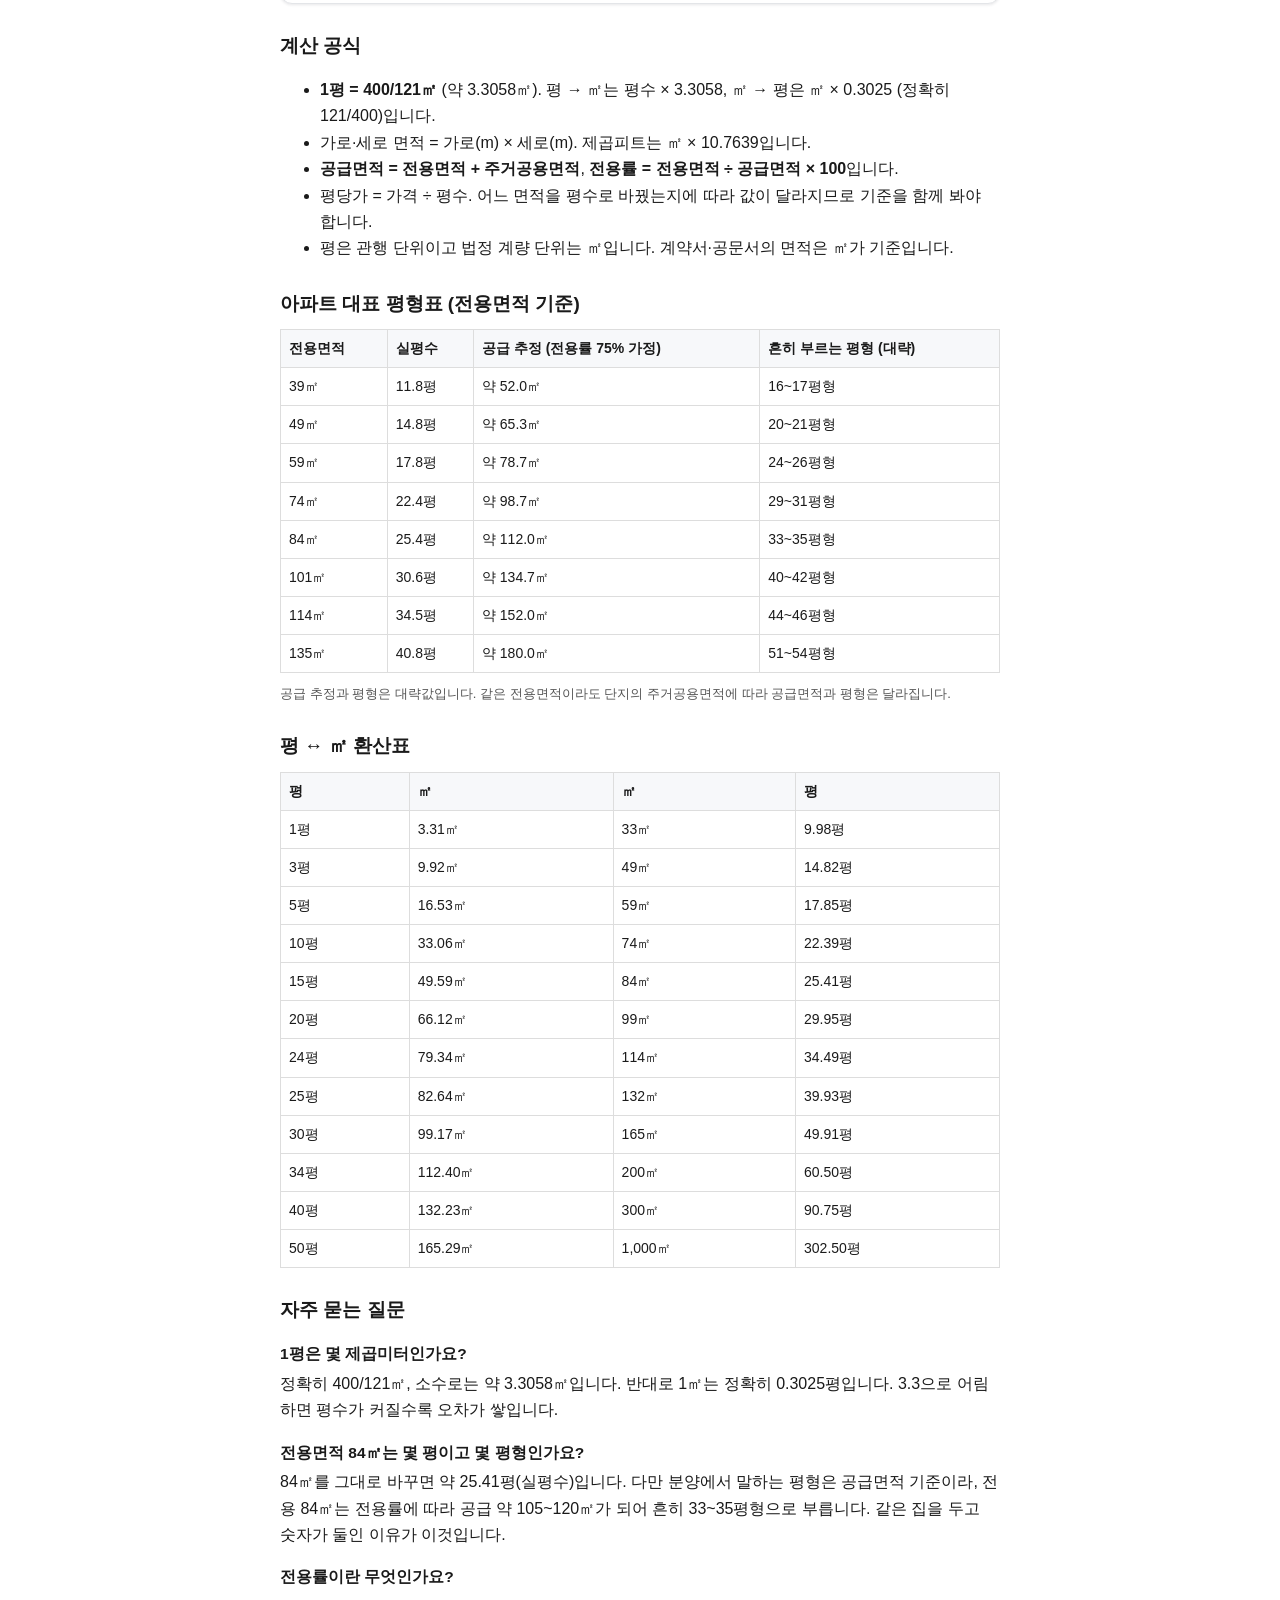
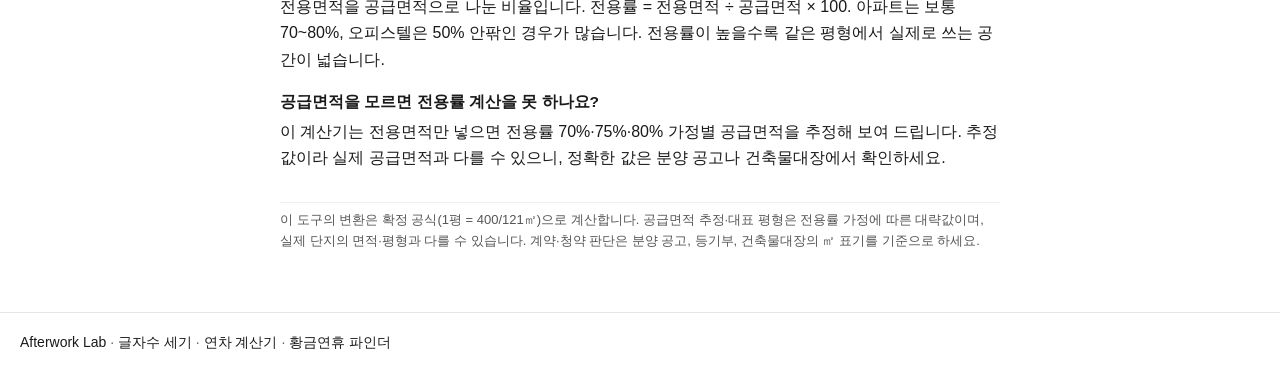
<file: tools/area/index.html>
<!DOCTYPE html>
<html lang="ko">
<head>
<meta charset="utf-8">
<meta name="viewport" content="width=device-width, initial-scale=1">
<title>평수 계산기 — 평·㎡ 변환, 전용·공급·전용률·평당가까지 | Afterwork Lab</title>
<meta name="description" content="평과 제곱미터(㎡)를 양방향으로 바꾸고, 가로·세로 면적, 아파트 전용면적·공급면적·전용률, 전용률별 공급 추정, 전용·공급 기준 평당가까지 한 화면에서 계산합니다. 1평 = 400/121㎡ (약 3.3058㎡). 입력값은 서버로 전송되지 않습니다.">
<link rel="canonical" href="https://afterworkslab.com/tools/area/">
<link rel="stylesheet" href="/style.css">
<meta property="og:type" content="website">
<meta property="og:site_name" content="Afterwork Lab">
<meta property="og:title" content="평수 계산기 — 평·㎡ 변환, 전용·공급·전용률 | Afterwork Lab">
<meta property="og:description" content="84㎡는 몇 평이고, 몇 평형일까요. 전용면적만 넣으면 전용률별 공급 추정과 평당가 착시 비교까지 바로 보여 드립니다.">
<meta property="og:url" content="https://afterworkslab.com/tools/area/">
<meta name="twitter:card" content="summary">
<script type="application/ld+json">
{"@context":"https://schema.org","@type":"WebApplication","name":"평수 계산기","url":"https://afterworkslab.com/tools/area/","applicationCategory":"UtilitiesApplication","operatingSystem":"Web","offers":{"@type":"Offer","price":"0","priceCurrency":"KRW"}}
</script>
<script type="application/ld+json">
{"@context":"https://schema.org","@type":"FAQPage","mainEntity":[{"@type":"Question","name":"1평은 몇 제곱미터인가요?","acceptedAnswer":{"@type":"Answer","text":"정확히 400/121㎡, 소수로는 약 3.3058㎡입니다. 반대로 1㎡는 정확히 0.3025평입니다."}},{"@type":"Question","name":"전용면적 84㎡는 몇 평이고 몇 평형인가요?","acceptedAnswer":{"@type":"Answer","text":"84㎡를 그대로 바꾸면 약 25.41평(실평수)입니다. 다만 분양에서 말하는 평형은 공급면적 기준이라, 전용 84㎡는 전용률에 따라 공급 약 105~120㎡가 되어 흔히 33~35평형으로 부릅니다."}},{"@type":"Question","name":"전용률이란 무엇인가요?","acceptedAnswer":{"@type":"Answer","text":"전용면적을 공급면적으로 나눈 비율입니다. 전용률 = 전용면적 ÷ 공급면적 × 100. 아파트는 보통 70~80%, 오피스텔은 50% 안팎인 경우가 많습니다."}},{"@type":"Question","name":"공급면적을 모르면 전용률 계산을 못 하나요?","acceptedAnswer":{"@type":"Answer","text":"이 계산기는 전용면적만 넣으면 전용률 70%·75%·80% 가정별 공급면적을 추정해 보여 드립니다. 추정값이라 실제 공급면적과 다를 수 있으니, 정확한 값은 분양 공고나 건축물대장에서 확인하세요."}}]}
</script>
<!-- Google tag (gtag.js) -->
<script async src="https://www.googletagmanager.com/gtag/js?id=G-RK33Z9GQX3"></script>
<script>
window.dataLayer = window.dataLayer || [];
function gtag(){dataLayer.push(arguments);}
gtag('js', new Date());
gtag('config', 'G-RK33Z9GQX3');
</script>
<style>
.chip-row{display:flex;gap:8px;flex-wrap:wrap;margin:10px 0 2px}
.apt-chip{border:1px solid var(--line);background:#fff;border-radius:999px;padding:7px 13px;font-weight:700;cursor:pointer}
.apt-chip:hover{border-color:var(--brand);color:var(--brand)}
.big-inputs{display:grid;grid-template-columns:1fr auto 1fr;gap:10px;align-items:end}
.big-inputs label{font-weight:700;font-size:15px}
.big-inputs input{width:100%;margin:6px 0 0;font-size:20px;font-weight:800;padding:10px 12px;border:1px solid #bbb;border-radius:8px}
.swap-mark{font-size:20px;color:var(--muted);padding-bottom:12px}
@media (max-width:560px){.big-inputs{grid-template-columns:1fr}.swap-mark{display:none}}
</style>
</head>
<body>
<header class="site-header"><a href="/">Afterwork Lab</a></header>
<main>
<h1>평수 계산기</h1>
<p>평과 제곱미터를 바꾸는 것은 시작일 뿐입니다. 전용면적만 넣으면 <strong>몇 평형인지, 전용률이 얼마인지, 평당가가 전용 기준으로는 얼마인지</strong>까지 한 화면에서 바로 보여 드립니다. 모든 계산은 브라우저 안에서만 실행되고 입력값은 저장·전송되지 않습니다.</p>

<section class="calculator">
<h2>평 ↔ ㎡ 변환</h2>
<div class="big-inputs">
<label>제곱미터 (㎡)<input type="text" inputmode="decimal" id="sqm-input" placeholder="예: 84"></label>
<span class="swap-mark">⇄</span>
<label>평<input type="text" inputmode="decimal" id="py-input" placeholder="예: 25.41"></label>
</div>
<div class="chip-row" aria-label="대표 전용면적 바로 넣기">
<button type="button" class="apt-chip" data-sqm="59">전용 59㎡</button>
<button type="button" class="apt-chip" data-sqm="74">전용 74㎡</button>
<button type="button" class="apt-chip" data-sqm="84">전용 84㎡</button>
<button type="button" class="apt-chip" data-sqm="101">전용 101㎡</button>
<button type="button" class="apt-chip" data-sqm="114">전용 114㎡</button>
</div>
<div class="stat-grid">
<div class="stat primary"><span class="num" id="result-pyeong">-</span><span class="lbl">평</span></div>
<div class="stat"><span class="num" id="result-sqm">-</span><span class="lbl">제곱미터 (㎡)</span></div>
<div class="stat"><span class="num" id="result-sqft">-</span><span class="lbl">제곱피트 (sq ft)</span></div>
<div class="stat"><span class="num" id="result-side">-</span><span class="lbl">정사각형 한 변 (m)</span></div>
</div>
<p id="area-error" class="error" role="alert"></p>

<fieldset>
<legend>가로·세로로 면적 구하기</legend>
<label>가로 (m)<input type="text" inputmode="decimal" id="rect-w" placeholder="예: 5.2"></label>
<label>세로 (m)<input type="text" inputmode="decimal" id="rect-h" placeholder="예: 3.4"></label>
<p class="note">면적 <strong id="rect-sqm">-</strong>㎡ · <strong id="rect-pyeong">-</strong>평 · <strong id="rect-sqft">-</strong> sq ft</p>
</fieldset>

<div class="tool-actions">
<button type="button" id="example-btn">예시 넣기 (전용 84㎡)</button>
<button type="button" id="copy-btn">결과 복사</button>
<button type="button" id="reset-btn">초기화</button>
<span class="feedback" id="copy-feedback"></span>
</div>
</section>

<section class="calculator" style="margin-top:16px">
<h2>아파트 전용·공급·전용률</h2>
<p>등기부·건축물대장에 적힌 전용면적과, 분양 광고의 공급면적을 넣으면 전용률이 나옵니다. 공급면적을 모르면 전용만 넣으세요. 전용률 가정별 공급 추정이 아래 표에 바로 바뀝니다.</p>
<label>전용면적 (㎡)<input type="text" inputmode="decimal" id="apt-ex-input" placeholder="예: 84"></label>
<label>공급면적 (㎡)<input type="text" inputmode="decimal" id="apt-sup-input" placeholder="모르면 비워 두세요"></label>
<div class="stat-grid">
<div class="stat primary"><span class="num" id="apt-rate">-</span><span class="lbl">전용률</span></div>
<div class="stat"><span class="num" id="apt-ex-pyeong">-</span><span class="lbl">실평수 (전용 기준 평)</span></div>
<div class="stat"><span class="num" id="apt-sup-pyeong">-</span><span class="lbl">평형 (공급 기준 평)</span></div>
<div class="stat"><span class="num" id="apt-common">-</span><span class="lbl">주거공용면적</span></div>
</div>
<h3>전용만 알 때 — 전용률별 공급면적 추정</h3>
<table>
<thead><tr><th>가정한 전용률</th><th>공급면적 추정 (㎡)</th><th>평형 추정 (평)</th></tr></thead>
<tbody>
<tr><td>70% (공용이 넓은 편)</td><td id="est-sup-70">-</td><td id="est-pyeong-70">-</td></tr>
<tr><td>75% (아파트 보통)</td><td id="est-sup-75">-</td><td id="est-pyeong-75">-</td></tr>
<tr><td>80% (공용이 좁은 편)</td><td id="est-sup-80">-</td><td id="est-pyeong-80">-</td></tr>
</tbody>
</table>
<p class="note">추정값입니다. 단지마다 주거공용면적이 달라 실제 공급면적과 다를 수 있습니다. 정확한 값은 분양 공고·건축물대장이 기준입니다. 오피스텔은 전용률이 50% 안팎까지 낮을 수 있어 이 표보다 공급이 더 크게 나올 수 있습니다.</p>
<fieldset>
<legend>평당가 착시 비교 — 같은 가격, 다른 기준</legend>
<label>매매가·분양가 (만 원)<input type="text" inputmode="numeric" id="price-input" class="wide" placeholder="예: 120000"></label>
<p class="note">전용 기준 평당가 <strong id="price-per-ex">-</strong> · 공급 기준 평당가 <strong id="price-per-sup">-</strong></p>
<p class="note">광고의 평당가는 보통 공급면적 기준이라 낮아 보입니다. 실제로 사는 공간(전용) 기준 평당가와 나란히 보면 두 매물을 같은 잣대로 비교할 수 있습니다.</p>
</fieldset>
</section>

<section>
<h2>계산 공식</h2>
<ul>
<li><strong>1평 = 400/121㎡</strong> (약 3.3058㎡). 평 → ㎡는 평수 × 3.3058, ㎡ → 평은 ㎡ × 0.3025 (정확히 121/400)입니다.</li>
<li>가로·세로 면적 = 가로(m) × 세로(m). 제곱피트는 ㎡ × 10.7639입니다.</li>
<li><strong>공급면적 = 전용면적 + 주거공용면적</strong>, <strong>전용률 = 전용면적 ÷ 공급면적 × 100</strong>입니다.</li>
<li>평당가 = 가격 ÷ 평수. 어느 면적을 평수로 바꿨는지에 따라 값이 달라지므로 기준을 함께 봐야 합니다.</li>
<li>평은 관행 단위이고 법정 계량 단위는 ㎡입니다. 계약서·공문서의 면적은 ㎡가 기준입니다.</li>
</ul>
</section>

<section>
<h2>아파트 대표 평형표 (전용면적 기준)</h2>
<table>
<thead><tr><th>전용면적</th><th>실평수</th><th>공급 추정 (전용률 75% 가정)</th><th>흔히 부르는 평형 (대략)</th></tr></thead>
<tbody>
<tr><td>39㎡</td><td>11.8평</td><td>약 52.0㎡</td><td>16~17평형</td></tr>
<tr><td>49㎡</td><td>14.8평</td><td>약 65.3㎡</td><td>20~21평형</td></tr>
<tr><td>59㎡</td><td>17.8평</td><td>약 78.7㎡</td><td>24~26평형</td></tr>
<tr><td>74㎡</td><td>22.4평</td><td>약 98.7㎡</td><td>29~31평형</td></tr>
<tr><td>84㎡</td><td>25.4평</td><td>약 112.0㎡</td><td>33~35평형</td></tr>
<tr><td>101㎡</td><td>30.6평</td><td>약 134.7㎡</td><td>40~42평형</td></tr>
<tr><td>114㎡</td><td>34.5평</td><td>약 152.0㎡</td><td>44~46평형</td></tr>
<tr><td>135㎡</td><td>40.8평</td><td>약 180.0㎡</td><td>51~54평형</td></tr>
</tbody>
</table>
<p class="note">공급 추정과 평형은 대략값입니다. 같은 전용면적이라도 단지의 주거공용면적에 따라 공급면적과 평형은 달라집니다.</p>
</section>

<section>
<h2>평 ↔ ㎡ 환산표</h2>
<table>
<thead><tr><th>평</th><th>㎡</th><th>㎡</th><th>평</th></tr></thead>
<tbody>
<tr><td>1평</td><td>3.31㎡</td><td>33㎡</td><td>9.98평</td></tr>
<tr><td>3평</td><td>9.92㎡</td><td>49㎡</td><td>14.82평</td></tr>
<tr><td>5평</td><td>16.53㎡</td><td>59㎡</td><td>17.85평</td></tr>
<tr><td>10평</td><td>33.06㎡</td><td>74㎡</td><td>22.39평</td></tr>
<tr><td>15평</td><td>49.59㎡</td><td>84㎡</td><td>25.41평</td></tr>
<tr><td>20평</td><td>66.12㎡</td><td>99㎡</td><td>29.95평</td></tr>
<tr><td>24평</td><td>79.34㎡</td><td>114㎡</td><td>34.49평</td></tr>
<tr><td>25평</td><td>82.64㎡</td><td>132㎡</td><td>39.93평</td></tr>
<tr><td>30평</td><td>99.17㎡</td><td>165㎡</td><td>49.91평</td></tr>
<tr><td>34평</td><td>112.40㎡</td><td>200㎡</td><td>60.50평</td></tr>
<tr><td>40평</td><td>132.23㎡</td><td>300㎡</td><td>90.75평</td></tr>
<tr><td>50평</td><td>165.29㎡</td><td>1,000㎡</td><td>302.50평</td></tr>
</tbody>
</table>
</section>

<section class="faq">
<h2>자주 묻는 질문</h2>
<h3>1평은 몇 제곱미터인가요?</h3>
<p>정확히 400/121㎡, 소수로는 약 3.3058㎡입니다. 반대로 1㎡는 정확히 0.3025평입니다. 3.3으로 어림하면 평수가 커질수록 오차가 쌓입니다.</p>
<h3>전용면적 84㎡는 몇 평이고 몇 평형인가요?</h3>
<p>84㎡를 그대로 바꾸면 약 25.41평(실평수)입니다. 다만 분양에서 말하는 평형은 공급면적 기준이라, 전용 84㎡는 전용률에 따라 공급 약 105~120㎡가 되어 흔히 33~35평형으로 부릅니다. 같은 집을 두고 숫자가 둘인 이유가 이것입니다.</p>
<h3>전용률이란 무엇인가요?</h3>
<p>전용면적을 공급면적으로 나눈 비율입니다. 전용률 = 전용면적 ÷ 공급면적 × 100. 아파트는 보통 70~80%, 오피스텔은 50% 안팎인 경우가 많습니다. 전용률이 높을수록 같은 평형에서 실제로 쓰는 공간이 넓습니다.</p>
<h3>공급면적을 모르면 전용률 계산을 못 하나요?</h3>
<p>이 계산기는 전용면적만 넣으면 전용률 70%·75%·80% 가정별 공급면적을 추정해 보여 드립니다. 추정값이라 실제 공급면적과 다를 수 있으니, 정확한 값은 분양 공고나 건축물대장에서 확인하세요.</p>
</section>

<p class="disclaimer">이 도구의 변환은 확정 공식(1평 = 400/121㎡)으로 계산합니다. 공급면적 추정·대표 평형은 전용률 가정에 따른 대략값이며, 실제 단지의 면적·평형과 다를 수 있습니다. 계약·청약 판단은 분양 공고, 등기부, 건축물대장의 ㎡ 표기를 기준으로 하세요.</p>
</main>
<footer class="site-footer"><a href="/">Afterwork Lab</a> · <a href="/tools/char-count/">글자수 세기</a> · <a href="/tools/annual-leave/">연차 계산기</a> · <a href="/tools/holidays-2027/">황금연휴 파인더</a></footer>
<script src="calc.js"></script>
<script src="page.js"></script>
</body>
</html>
</file>
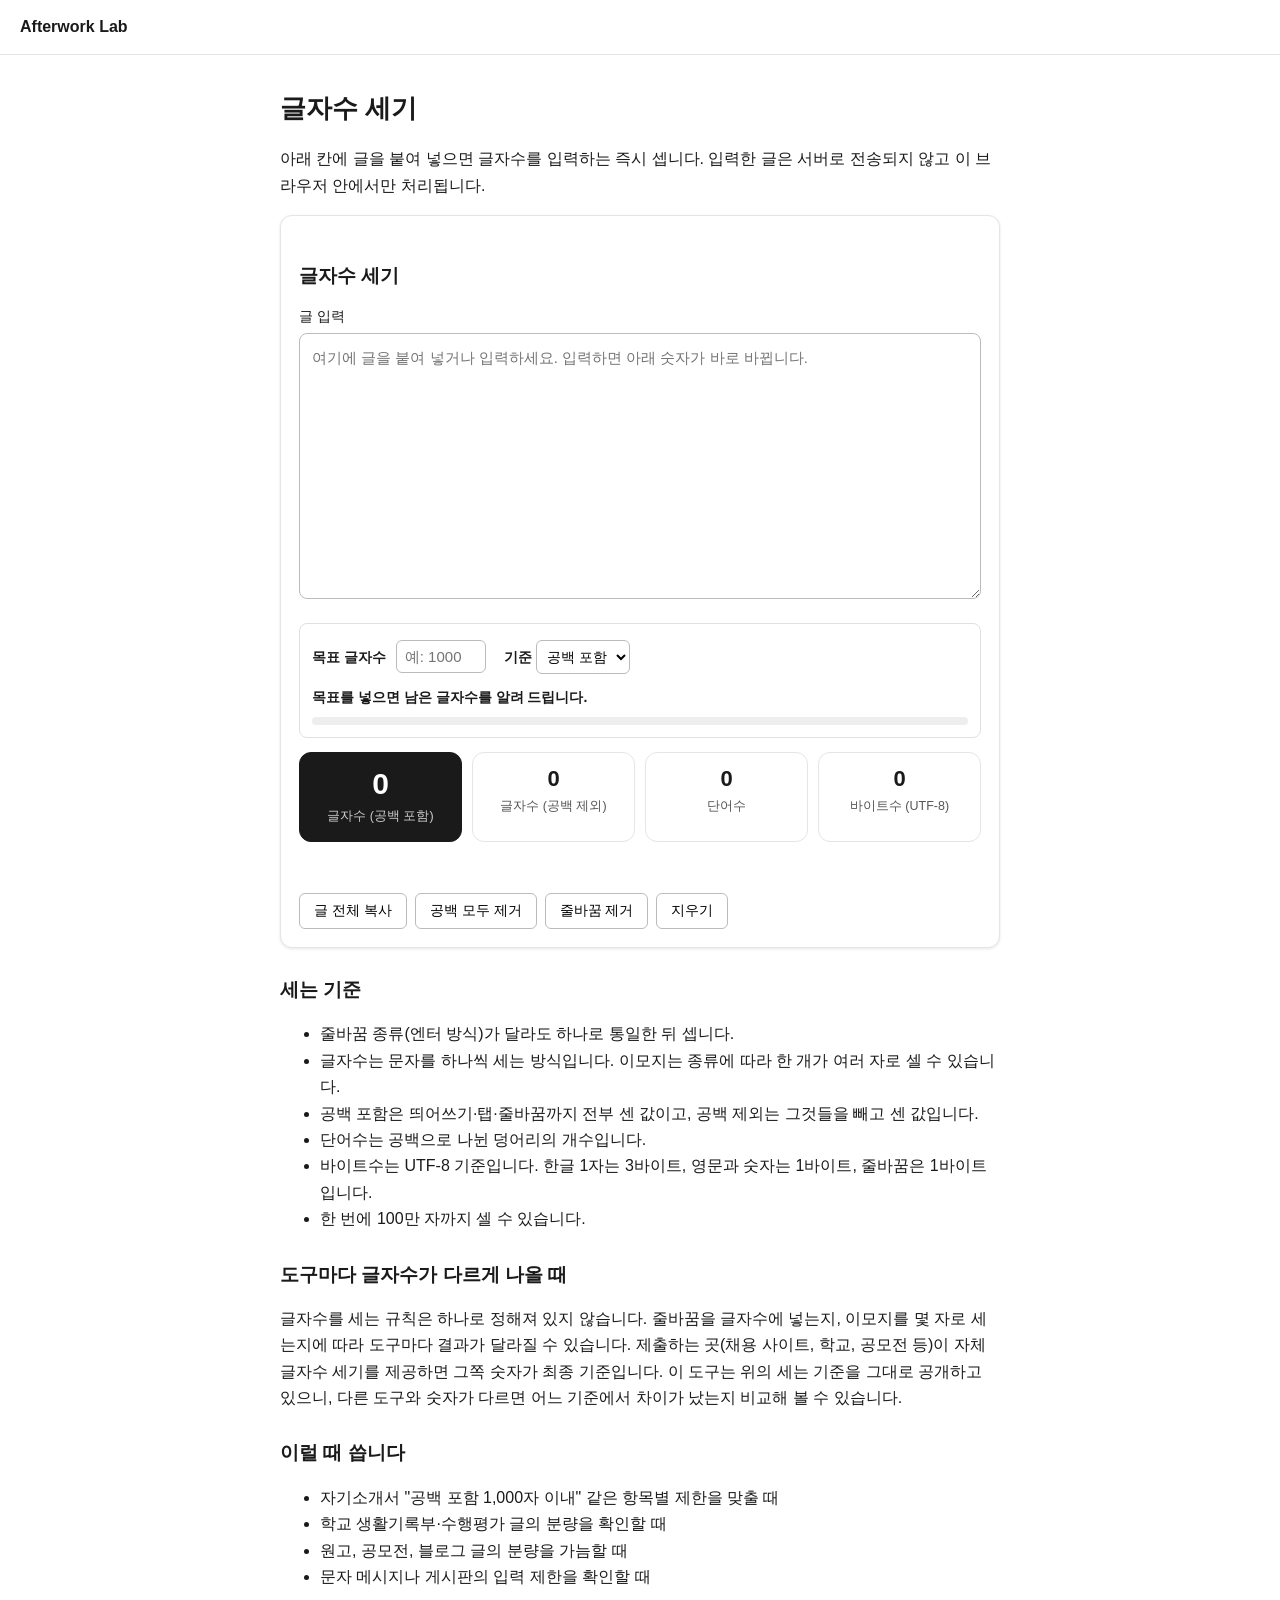
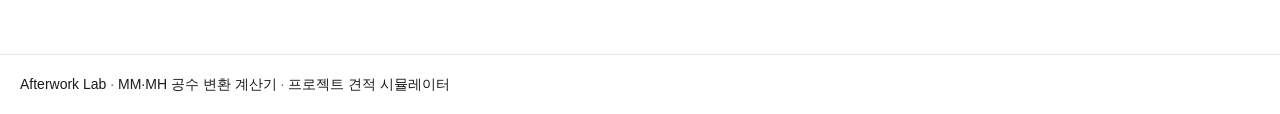
<file: tools/char-count/index.html>
<!DOCTYPE html>
<html lang="ko">
<head>
<meta charset="utf-8">
<meta name="viewport" content="width=device-width, initial-scale=1">
<title>글자수 세기 — 공백 포함·제외, 단어수, 바이트수 | Afterwork Lab</title>
<meta name="description" content="글을 붙여 넣으면 공백 포함 글자수, 공백 제외 글자수, 단어수, 바이트수(UTF-8)를 실시간으로 셉니다. 자기소개서·생활기록부·원고 글자수 확인에 쓰세요. 입력한 글은 서버로 전송되지 않습니다.">
<link rel="canonical" href="https://afterworkslab.com/tools/char-count/">
<link rel="stylesheet" href="/style.css">
<meta property="og:type" content="website">
<meta property="og:site_name" content="Afterwork Lab">
<meta property="og:title" content="글자수 세기 — 공백 포함·제외, 단어수, 바이트수 | Afterwork Lab">
<meta property="og:description" content="글을 붙여 넣으면 공백 포함/제외 글자수, 단어수, 바이트수(UTF-8)를 실시간으로 셉니다. 입력한 글은 서버로 전송되지 않습니다.">
<meta property="og:url" content="https://afterworkslab.com/tools/char-count/">
<meta name="twitter:card" content="summary">
<script type="application/ld+json">
{"@context":"https://schema.org","@type":"WebApplication","name":"글자수 세기","url":"https://afterworkslab.com/tools/char-count/","applicationCategory":"UtilitiesApplication","operatingSystem":"Web","offers":{"@type":"Offer","price":"0","priceCurrency":"KRW"}}
</script>
<!-- Google tag (gtag.js) -->
<script async src="https://www.googletagmanager.com/gtag/js?id=G-RK33Z9GQX3"></script>
<script>
window.dataLayer = window.dataLayer || [];
function gtag(){dataLayer.push(arguments);}
gtag('js', new Date());
gtag('config', 'G-RK33Z9GQX3');
</script>
</head>
<body>
<header class="site-header"><a href="/">Afterwork Lab</a></header>
<main>
<h1>글자수 세기</h1>
<p>아래 칸에 글을 붙여 넣으면 글자수를 입력하는 즉시 셉니다. 입력한 글은 서버로 전송되지 않고 이 브라우저 안에서만 처리됩니다.</p>

<section class="calculator">
<h2>글자수 세기</h2>
<label for="text-input">글 입력</label>
<textarea id="text-input" rows="10" placeholder="여기에 글을 붙여 넣거나 입력하세요. 입력하면 아래 숫자가 바로 바뀝니다."></textarea>
<div class="target-box">
<label>목표 글자수 <input type="text" inputmode="numeric" id="target-input" placeholder="예: 1000"></label>
<label>기준
<select id="target-basis">
<option value="with" selected>공백 포함</option>
<option value="without">공백 제외</option>
</select>
</label>
<p class="target-status" id="target-status">목표를 넣으면 남은 글자수를 알려 드립니다.</p>
<div class="progress"><div class="progress-bar" id="target-bar"></div></div>
</div>
<div class="stat-grid">
<div class="stat primary"><span class="num" id="count-with">0</span><span class="lbl">글자수 (공백 포함)</span></div>
<div class="stat"><span class="num" id="count-without">0</span><span class="lbl">글자수 (공백 제외)</span></div>
<div class="stat"><span class="num" id="count-words">0</span><span class="lbl">단어수</span></div>
<div class="stat"><span class="num" id="count-bytes">0</span><span class="lbl">바이트수 (UTF-8)</span></div>
</div>
<p id="limit-note" class="error" role="alert"></p>
<div class="tool-actions">
<button type="button" id="copy-btn">글 전체 복사</button>
<button type="button" id="strip-spaces-btn">공백 모두 제거</button>
<button type="button" id="strip-lines-btn">줄바꿈 제거</button>
<button type="button" id="clear-btn">지우기</button>
<span class="feedback" id="copy-feedback"></span>
</div>
</section>

<section>
<h2>세는 기준</h2>
<ul>
<li>줄바꿈 종류(엔터 방식)가 달라도 하나로 통일한 뒤 셉니다.</li>
<li>글자수는 문자를 하나씩 세는 방식입니다. 이모지는 종류에 따라 한 개가 여러 자로 셀 수 있습니다.</li>
<li>공백 포함은 띄어쓰기·탭·줄바꿈까지 전부 센 값이고, 공백 제외는 그것들을 빼고 센 값입니다.</li>
<li>단어수는 공백으로 나뉜 덩어리의 개수입니다.</li>
<li>바이트수는 UTF-8 기준입니다. 한글 1자는 3바이트, 영문과 숫자는 1바이트, 줄바꿈은 1바이트입니다.</li>
<li>한 번에 100만 자까지 셀 수 있습니다.</li>
</ul>
</section>

<section>
<h2>도구마다 글자수가 다르게 나올 때</h2>
<p>글자수를 세는 규칙은 하나로 정해져 있지 않습니다. 줄바꿈을 글자수에 넣는지, 이모지를 몇 자로 세는지에 따라 도구마다 결과가 달라질 수 있습니다. 제출하는 곳(채용 사이트, 학교, 공모전 등)이 자체 글자수 세기를 제공하면 그쪽 숫자가 최종 기준입니다. 이 도구는 위의 세는 기준을 그대로 공개하고 있으니, 다른 도구와 숫자가 다르면 어느 기준에서 차이가 났는지 비교해 볼 수 있습니다.</p>
</section>

<section>
<h2>이럴 때 씁니다</h2>
<ul>
<li>자기소개서 "공백 포함 1,000자 이내" 같은 항목별 제한을 맞출 때</li>
<li>학교 생활기록부·수행평가 글의 분량을 확인할 때</li>
<li>원고, 공모전, 블로그 글의 분량을 가늠할 때</li>
<li>문자 메시지나 게시판의 입력 제한을 확인할 때</li>
</ul>
</section>
</main>
<footer class="site-footer"><a href="/">Afterwork Lab</a> · <a href="/tools/mm-mh/">MM·MH 공수 변환 계산기</a> · <a href="/tools/project-estimate/">프로젝트 견적 시뮬레이터</a></footer>
<script src="count.js"></script>
<script src="page.js"></script>
</body>
</html>
</file>
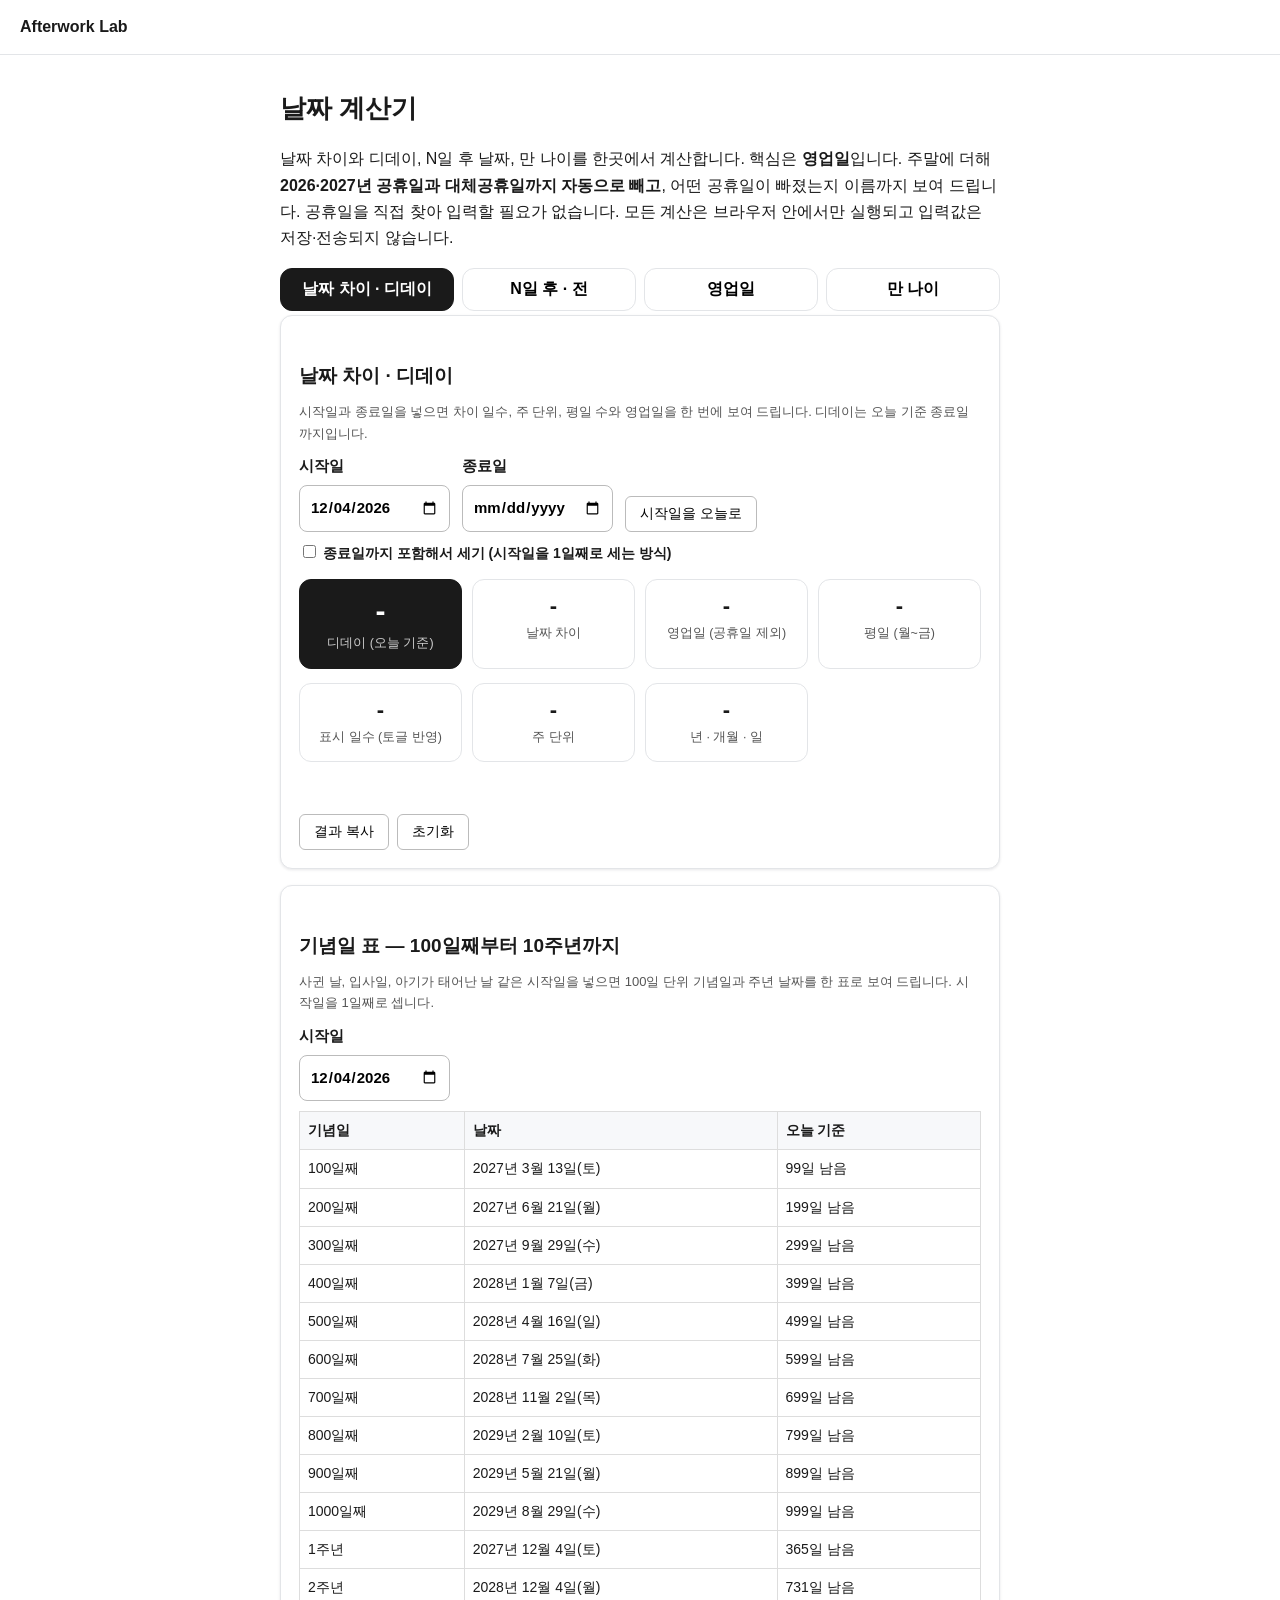
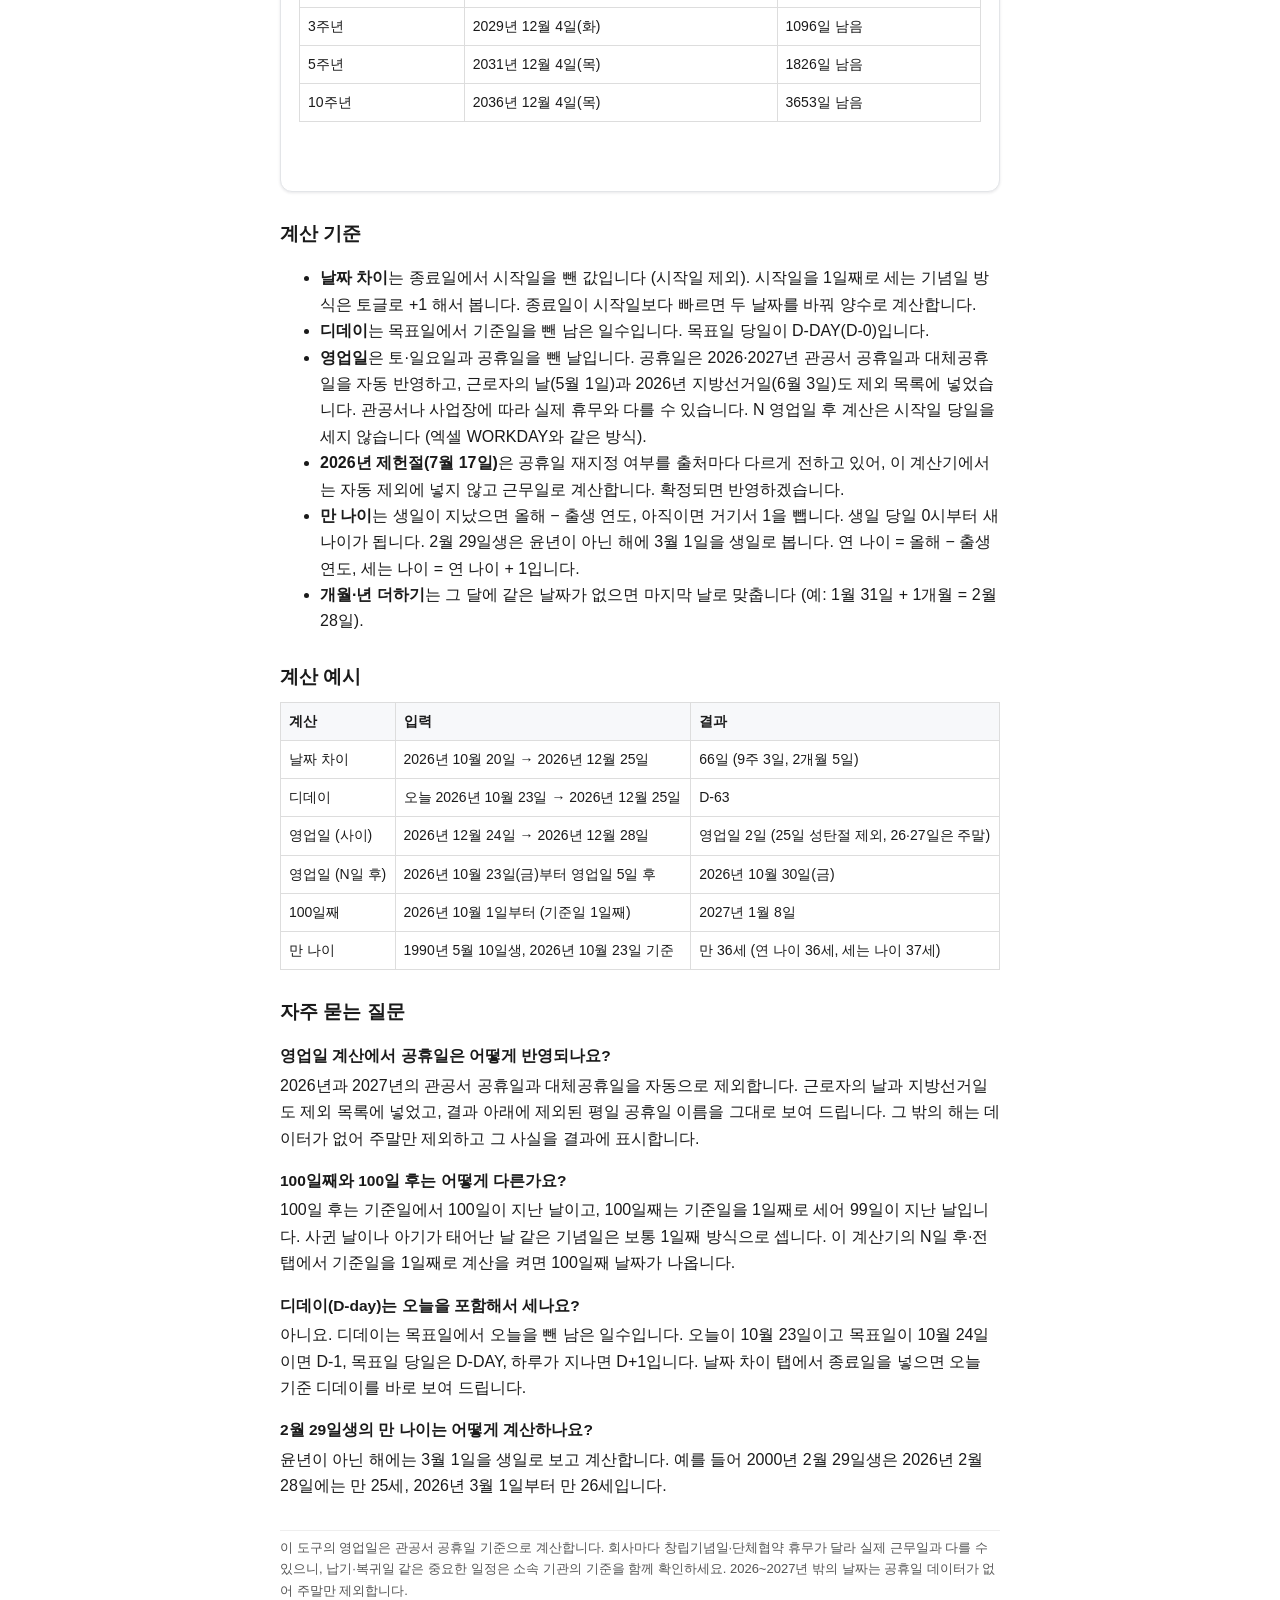
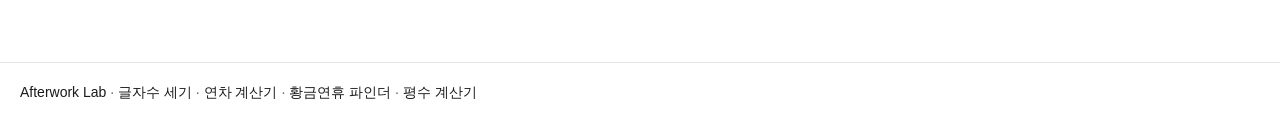
<file: tools/date-calc/index.html>
<!DOCTYPE html>
<html lang="ko">
<head>
<meta charset="utf-8">
<meta name="viewport" content="width=device-width, initial-scale=1">
<title>날짜 계산기 — 디데이·날짜 차이·영업일(공휴일 자동 반영)·만 나이 | Afterwork Lab</title>
<meta name="description" content="두 날짜 사이 일수와 디데이, N일 후 날짜, 만 나이를 계산합니다. 영업일은 주말에 더해 2026·2027년 공휴일과 대체공휴일까지 자동으로 빼고, 제외된 공휴일 이름까지 보여 드립니다. 입력값은 서버로 전송되지 않습니다.">
<link rel="canonical" href="https://afterworkslab.com/tools/date-calc/">
<link rel="stylesheet" href="/style.css">
<meta property="og:type" content="website">
<meta property="og:site_name" content="Afterwork Lab">
<meta property="og:title" content="날짜 계산기 — 영업일 공휴일 자동 반영 | Afterwork Lab">
<meta property="og:description" content="납기일까지 영업일로 며칠일까요. 공휴일을 직접 입력하지 않아도 2026·2027년 공휴일·대체공휴일을 자동으로 빼고 계산합니다.">
<meta property="og:url" content="https://afterworkslab.com/tools/date-calc/">
<meta name="twitter:card" content="summary">
<script type="application/ld+json">
{"@context":"https://schema.org","@type":"WebApplication","name":"날짜 계산기","url":"https://afterworkslab.com/tools/date-calc/","applicationCategory":"UtilitiesApplication","operatingSystem":"Web","offers":{"@type":"Offer","price":"0","priceCurrency":"KRW"}}
</script>
<script type="application/ld+json">
{"@context":"https://schema.org","@type":"FAQPage","mainEntity":[{"@type":"Question","name":"영업일 계산에서 공휴일은 어떻게 반영되나요?","acceptedAnswer":{"@type":"Answer","text":"2026년과 2027년의 관공서 공휴일과 대체공휴일을 자동으로 제외합니다. 근로자의 날과 지방선거일도 제외 목록에 넣었고, 결과 아래에 제외된 평일 공휴일 이름을 그대로 보여 드립니다. 그 밖의 해는 데이터가 없어 주말만 제외하고 그 사실을 결과에 표시합니다."}},{"@type":"Question","name":"100일째와 100일 후는 어떻게 다른가요?","acceptedAnswer":{"@type":"Answer","text":"100일 후는 기준일에서 100일이 지난 날이고, 100일째는 기준일을 1일째로 세어 99일이 지난 날입니다. 사귄 날이나 아기가 태어난 날 같은 기념일은 보통 1일째 방식으로 셉니다. 이 계산기의 N일 후·전 탭에서 기준일을 1일째로 계산을 켜면 100일째 날짜가 나옵니다."}},{"@type":"Question","name":"디데이(D-day)는 오늘을 포함해서 세나요?","acceptedAnswer":{"@type":"Answer","text":"아니요. 디데이는 목표일에서 오늘을 뺀 남은 일수입니다. 오늘이 10월 23일이고 목표일이 10월 24일이면 D-1, 목표일 당일은 D-DAY, 하루가 지나면 D+1입니다. 날짜 차이 탭에서 종료일을 넣으면 오늘 기준 디데이를 바로 보여 드립니다."}},{"@type":"Question","name":"2월 29일생의 만 나이는 어떻게 계산하나요?","acceptedAnswer":{"@type":"Answer","text":"윤년이 아닌 해에는 3월 1일을 생일로 보고 계산합니다. 예를 들어 2000년 2월 29일생은 2026년 2월 28일에는 만 25세, 2026년 3월 1일부터 만 26세입니다."}}]}
</script>
<!-- Google tag (gtag.js) -->
<script async src="https://www.googletagmanager.com/gtag/js?id=G-RK33Z9GQX3"></script>
<script>
window.dataLayer = window.dataLayer || [];
function gtag(){dataLayer.push(arguments);}
gtag('js', new Date());
gtag('config', 'G-RK33Z9GQX3');
</script>
<style>
.date-inputs{display:flex;gap:12px;flex-wrap:wrap;align-items:end;margin:6px 0 2px}
.date-inputs label{font-weight:700;font-size:15px;margin:0}
.date-inputs input[type="date"],.date-inputs input[type="text"]{display:block;margin-top:6px;padding:9px 10px;border:1px solid #bbb;border-radius:8px;font-size:16px;font:inherit}
.date-inputs select{display:block;margin-top:6px}
.big-result{font-size:24px;font-weight:800;margin:10px 0 2px}
.check-line{display:block;margin-top:10px;font-weight:600}
.tab-note{font-size:13px;color:#555;margin:2px 0 10px}
[hidden]{display:none !important}
</style>
</head>
<body>
<header class="site-header"><a href="/">Afterwork Lab</a></header>
<main>
<h1>날짜 계산기</h1>
<p>날짜 차이와 디데이, N일 후 날짜, 만 나이를 한곳에서 계산합니다. 핵심은 <strong>영업일</strong>입니다. 주말에 더해 <strong>2026·2027년 공휴일과 대체공휴일까지 자동으로 빼고</strong>, 어떤 공휴일이 빠졌는지 이름까지 보여 드립니다. 공휴일을 직접 찾아 입력할 필요가 없습니다. 모든 계산은 브라우저 안에서만 실행되고 입력값은 저장·전송되지 않습니다.</p>

<div class="year-tabs" role="tablist" aria-label="계산 종류">
<button type="button" class="year-tab date-tab" data-tab="diff" aria-selected="true">날짜 차이 · 디데이</button>
<button type="button" class="year-tab date-tab" data-tab="after" aria-selected="false">N일 후 · 전</button>
<button type="button" class="year-tab date-tab" data-tab="biz" aria-selected="false">영업일</button>
<button type="button" class="year-tab date-tab" data-tab="age" aria-selected="false">만 나이</button>
</div>

<section class="calculator" id="panel-diff">
<h2>날짜 차이 · 디데이</h2>
<p class="tab-note">시작일과 종료일을 넣으면 차이 일수, 주 단위, 평일 수와 영업일을 한 번에 보여 드립니다. 디데이는 오늘 기준 종료일까지입니다.</p>
<div class="date-inputs">
<label>시작일<input type="date" id="diff-start"></label>
<label>종료일<input type="date" id="diff-end"></label>
<button type="button" id="diff-today-btn">시작일을 오늘로</button>
</div>
<label class="check-line"><input type="checkbox" id="diff-include"> 종료일까지 포함해서 세기 (시작일을 1일째로 세는 방식)</label>
<div class="stat-grid">
<div class="stat primary"><span class="num" id="diff-dday">-</span><span class="lbl">디데이 (오늘 기준)</span></div>
<div class="stat"><span class="num" id="diff-days">-</span><span class="lbl">날짜 차이</span></div>
<div class="stat"><span class="num" id="diff-business">-</span><span class="lbl">영업일 (공휴일 제외)</span></div>
<div class="stat"><span class="num" id="diff-weekdays">-</span><span class="lbl">평일 (월~금)</span></div>
</div>
<div class="stat-grid">
<div class="stat"><span class="num" id="diff-incl">-</span><span class="lbl">표시 일수 (토글 반영)</span></div>
<div class="stat"><span class="num" id="diff-weeks">-</span><span class="lbl">주 단위</span></div>
<div class="stat"><span class="num" id="diff-ymd">-</span><span class="lbl">년 · 개월 · 일</span></div>
</div>
<p class="note" id="diff-holidays"></p>
<p class="note" id="diff-warn"></p>
<p id="diff-error" class="error" role="alert"></p>
<div class="tool-actions">
<button type="button" id="diff-copy-btn">결과 복사</button>
<button type="button" id="diff-reset-btn">초기화</button>
<span class="feedback" id="diff-feedback"></span>
</div>
</section>

<section class="calculator" id="panel-after" hidden>
<h2>N일 후 · 전 날짜</h2>
<p class="tab-note">기준일에서 N일, N주, N개월, N년 뒤나 앞의 날짜를 구합니다. 기념일처럼 기준일을 1일째로 세는 계산도 됩니다.</p>
<div class="date-inputs">
<label>기준일<input type="date" id="aft-base"></label>
<label>숫자<input type="text" inputmode="numeric" id="aft-n" placeholder="예: 100"></label>
<label>단위<select id="aft-unit"><option value="day">일</option><option value="week">주</option><option value="month">개월</option><option value="year">년</option></select></label>
<label>방향<select id="aft-dir"><option value="after">후</option><option value="before">전</option></select></label>
</div>
<label class="check-line"><input type="checkbox" id="aft-first"> 기준일을 1일째로 계산 (예: 100일째 기념일)</label>
<p class="big-result" id="aft-result">-</p>
<p class="note" id="aft-sub"></p>
<p id="aft-error" class="error" role="alert"></p>
<div class="tool-actions">
<button type="button" id="aft-copy-btn">결과 복사</button>
<button type="button" id="aft-reset-btn">초기화</button>
<span class="feedback" id="aft-feedback"></span>
</div>
</section>

<section class="calculator" id="panel-biz" hidden>
<h2>영업일 계산 — 공휴일 자동 반영</h2>
<p class="tab-note">시작일로부터 영업일 N일 뒤(또는 앞)의 날짜를 구합니다. 주말과 2026·2027년 공휴일·대체공휴일을 자동으로 건너뜁니다. 두 날짜 사이의 영업일 수는 날짜 차이 탭에서 함께 나옵니다.</p>
<div class="date-inputs">
<label>시작일<input type="date" id="biz-start"></label>
<label>영업일 수<input type="text" inputmode="numeric" id="biz-n" placeholder="예: 10"></label>
<label>방향<select id="biz-dir"><option value="after">후</option><option value="before">전</option></select></label>
<label>추가 제외일 (회사 휴무 등, YYYY-MM-DD 쉼표 구분)<input type="text" id="biz-extra" class="wide" placeholder="예: 2026-12-24, 2026-12-31" style="width:260px"></label>
</div>
<p class="big-result" id="biz-result">-</p>
<p class="note" id="biz-sub"></p>
<p id="biz-error" class="error" role="alert"></p>
<div class="tool-actions">
<button type="button" id="biz-copy-btn">결과 복사</button>
<button type="button" id="biz-reset-btn">초기화</button>
<span class="feedback" id="biz-feedback"></span>
</div>
</section>

<section class="calculator" id="panel-age" hidden>
<h2>만 나이 계산기</h2>
<p class="tab-note">생년월일을 넣으면 기준일(기본값 오늘)의 만 나이, 연 나이, 세는 나이를 한 번에 보여 드립니다. 2023년 6월 28일부터 법령·행정의 기본은 만 나이입니다.</p>
<div class="date-inputs">
<label>생년월일<input type="date" id="age-birth"></label>
<label>기준일<input type="date" id="age-base"></label>
</div>
<div class="stat-grid">
<div class="stat primary"><span class="num" id="age-man">-</span><span class="lbl">만 나이</span></div>
<div class="stat"><span class="num" id="age-yeon">-</span><span class="lbl">연 나이</span></div>
<div class="stat"><span class="num" id="age-counting">-</span><span class="lbl">세는 나이</span></div>
<div class="stat"><span class="num" id="age-zodiac">-</span><span class="lbl">띠</span></div>
</div>
<p class="note" id="age-next"></p>
<p class="note" id="age-lived"></p>
<p id="age-error" class="error" role="alert"></p>
<div class="tool-actions">
<button type="button" id="age-copy-btn">결과 복사</button>
<button type="button" id="age-reset-btn">초기화</button>
<span class="feedback" id="age-feedback"></span>
</div>
</section>

<section class="calculator" style="margin-top:16px">
<h2>기념일 표 — 100일째부터 10주년까지</h2>
<p class="tab-note">사귄 날, 입사일, 아기가 태어난 날 같은 시작일을 넣으면 100일 단위 기념일과 주년 날짜를 한 표로 보여 드립니다. 시작일을 1일째로 셉니다.</p>
<div class="date-inputs">
<label>시작일<input type="date" id="ann-start"></label>
</div>
<table>
<thead><tr><th>기념일</th><th>날짜</th><th>오늘 기준</th></tr></thead>
<tbody id="ann-rows"></tbody>
</table>
<p id="ann-error" class="error" role="alert"></p>
</section>

<section>
<h2>계산 기준</h2>
<ul>
<li><strong>날짜 차이</strong>는 종료일에서 시작일을 뺀 값입니다 (시작일 제외). 시작일을 1일째로 세는 기념일 방식은 토글로 +1 해서 봅니다. 종료일이 시작일보다 빠르면 두 날짜를 바꿔 양수로 계산합니다.</li>
<li><strong>디데이</strong>는 목표일에서 기준일을 뺀 남은 일수입니다. 목표일 당일이 D-DAY(D-0)입니다.</li>
<li><strong>영업일</strong>은 토·일요일과 공휴일을 뺀 날입니다. 공휴일은 2026·2027년 관공서 공휴일과 대체공휴일을 자동 반영하고, 근로자의 날(5월 1일)과 2026년 지방선거일(6월 3일)도 제외 목록에 넣었습니다. 관공서나 사업장에 따라 실제 휴무와 다를 수 있습니다. N 영업일 후 계산은 시작일 당일을 세지 않습니다 (엑셀 WORKDAY와 같은 방식).</li>
<li><strong>2026년 제헌절(7월 17일)</strong>은 공휴일 재지정 여부를 출처마다 다르게 전하고 있어, 이 계산기에서는 자동 제외에 넣지 않고 근무일로 계산합니다. 확정되면 반영하겠습니다.</li>
<li><strong>만 나이</strong>는 생일이 지났으면 올해 − 출생 연도, 아직이면 거기서 1을 뺍니다. 생일 당일 0시부터 새 나이가 됩니다. 2월 29일생은 윤년이 아닌 해에 3월 1일을 생일로 봅니다. 연 나이 = 올해 − 출생 연도, 세는 나이 = 연 나이 + 1입니다.</li>
<li><strong>개월·년 더하기</strong>는 그 달에 같은 날짜가 없으면 마지막 날로 맞춥니다 (예: 1월 31일 + 1개월 = 2월 28일).</li>
</ul>
</section>

<section>
<h2>계산 예시</h2>
<table>
<thead><tr><th>계산</th><th>입력</th><th>결과</th></tr></thead>
<tbody>
<tr><td>날짜 차이</td><td>2026년 10월 20일 → 2026년 12월 25일</td><td>66일 (9주 3일, 2개월 5일)</td></tr>
<tr><td>디데이</td><td>오늘 2026년 10월 23일 → 2026년 12월 25일</td><td>D-63</td></tr>
<tr><td>영업일 (사이)</td><td>2026년 12월 24일 → 2026년 12월 28일</td><td>영업일 2일 (25일 성탄절 제외, 26·27일은 주말)</td></tr>
<tr><td>영업일 (N일 후)</td><td>2026년 10월 23일(금)부터 영업일 5일 후</td><td>2026년 10월 30일(금)</td></tr>
<tr><td>100일째</td><td>2026년 10월 1일부터 (기준일 1일째)</td><td>2027년 1월 8일</td></tr>
<tr><td>만 나이</td><td>1990년 5월 10일생, 2026년 10월 23일 기준</td><td>만 36세 (연 나이 36세, 세는 나이 37세)</td></tr>
</tbody>
</table>
</section>

<section class="faq">
<h2>자주 묻는 질문</h2>
<h3>영업일 계산에서 공휴일은 어떻게 반영되나요?</h3>
<p>2026년과 2027년의 관공서 공휴일과 대체공휴일을 자동으로 제외합니다. 근로자의 날과 지방선거일도 제외 목록에 넣었고, 결과 아래에 제외된 평일 공휴일 이름을 그대로 보여 드립니다. 그 밖의 해는 데이터가 없어 주말만 제외하고 그 사실을 결과에 표시합니다.</p>
<h3>100일째와 100일 후는 어떻게 다른가요?</h3>
<p>100일 후는 기준일에서 100일이 지난 날이고, 100일째는 기준일을 1일째로 세어 99일이 지난 날입니다. 사귄 날이나 아기가 태어난 날 같은 기념일은 보통 1일째 방식으로 셉니다. 이 계산기의 N일 후·전 탭에서 기준일을 1일째로 계산을 켜면 100일째 날짜가 나옵니다.</p>
<h3>디데이(D-day)는 오늘을 포함해서 세나요?</h3>
<p>아니요. 디데이는 목표일에서 오늘을 뺀 남은 일수입니다. 오늘이 10월 23일이고 목표일이 10월 24일이면 D-1, 목표일 당일은 D-DAY, 하루가 지나면 D+1입니다. 날짜 차이 탭에서 종료일을 넣으면 오늘 기준 디데이를 바로 보여 드립니다.</p>
<h3>2월 29일생의 만 나이는 어떻게 계산하나요?</h3>
<p>윤년이 아닌 해에는 3월 1일을 생일로 보고 계산합니다. 예를 들어 2000년 2월 29일생은 2026년 2월 28일에는 만 25세, 2026년 3월 1일부터 만 26세입니다.</p>
</section>

<p class="disclaimer">이 도구의 영업일은 관공서 공휴일 기준으로 계산합니다. 회사마다 창립기념일·단체협약 휴무가 달라 실제 근무일과 다를 수 있으니, 납기·복귀일 같은 중요한 일정은 소속 기관의 기준을 함께 확인하세요. 2026~2027년 밖의 날짜는 공휴일 데이터가 없어 주말만 제외합니다.</p>
</main>
<footer class="site-footer"><a href="/">Afterwork Lab</a> · <a href="/tools/char-count/">글자수 세기</a> · <a href="/tools/annual-leave/">연차 계산기</a> · <a href="/tools/holidays-2027/">황금연휴 파인더</a> · <a href="/tools/area/">평수 계산기</a></footer>
<script src="calc.js"></script>
<script src="page.js"></script>
</body>
</html>
</file>
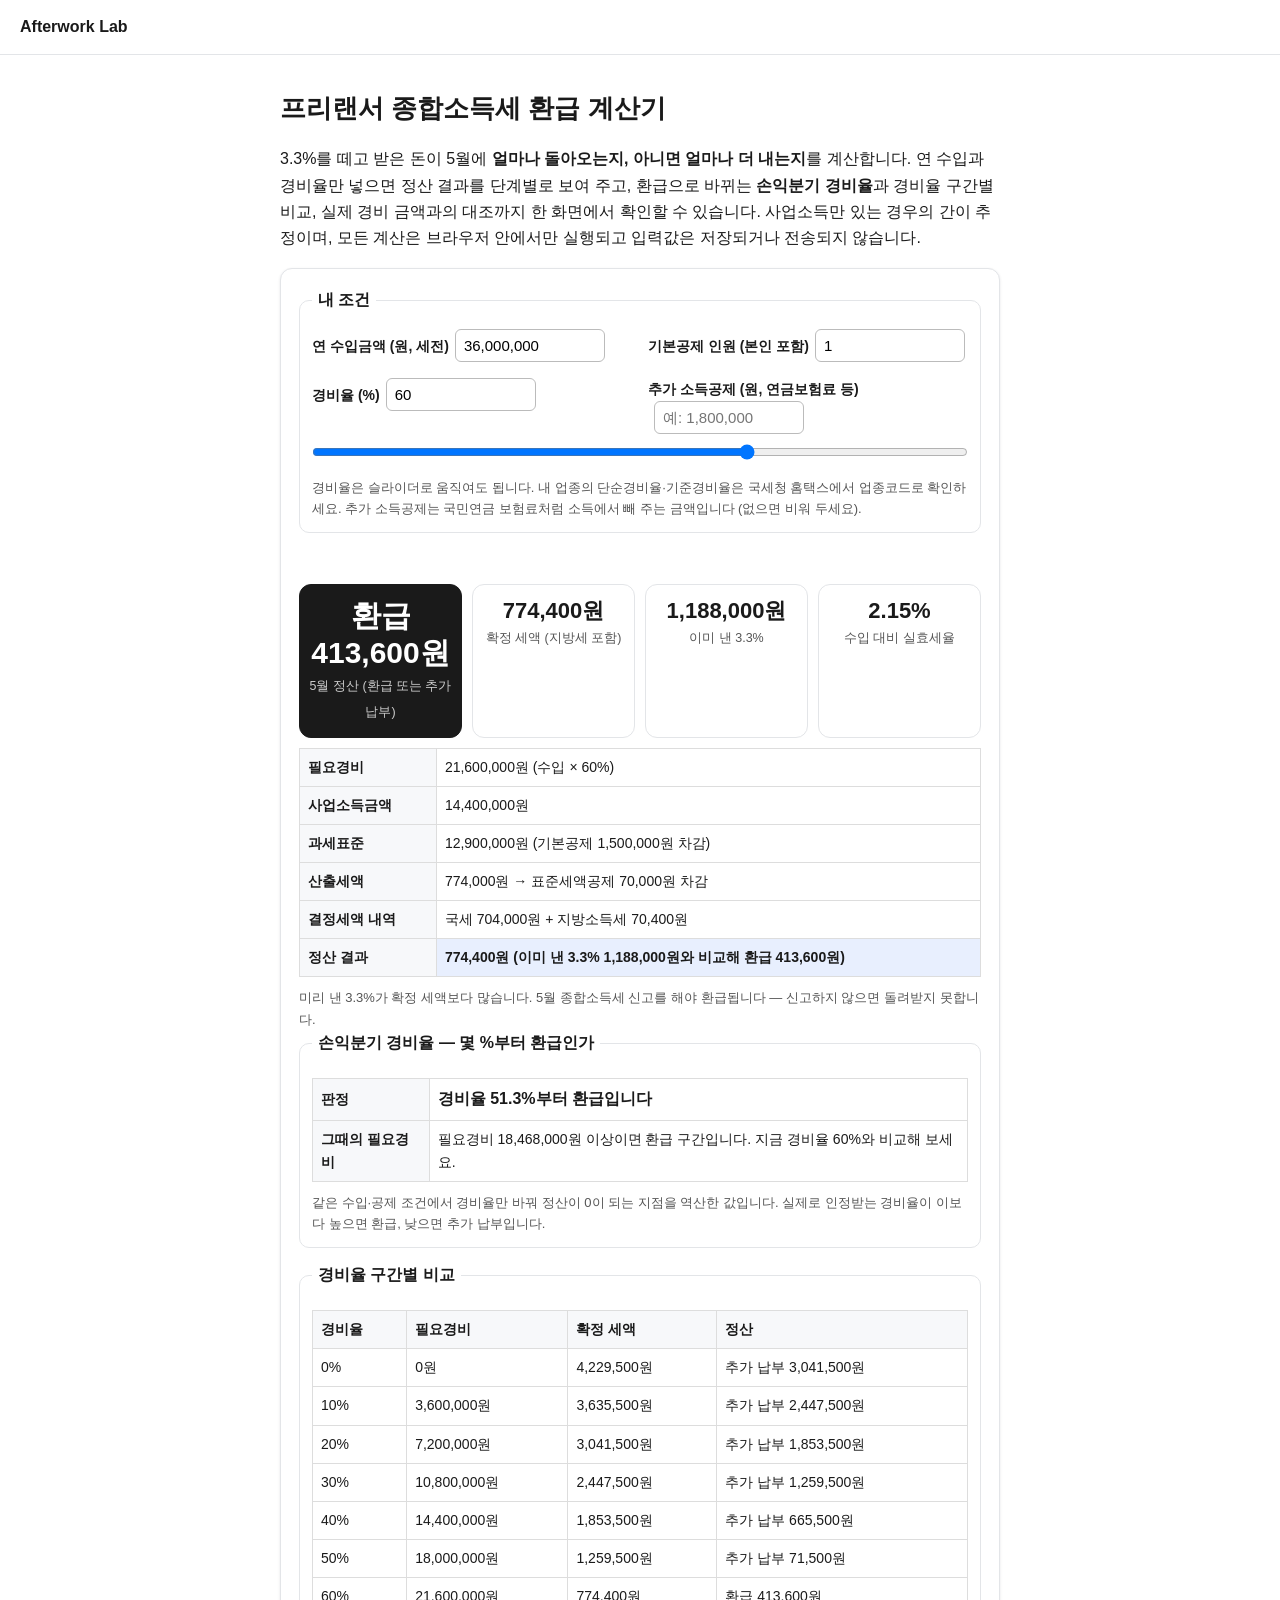
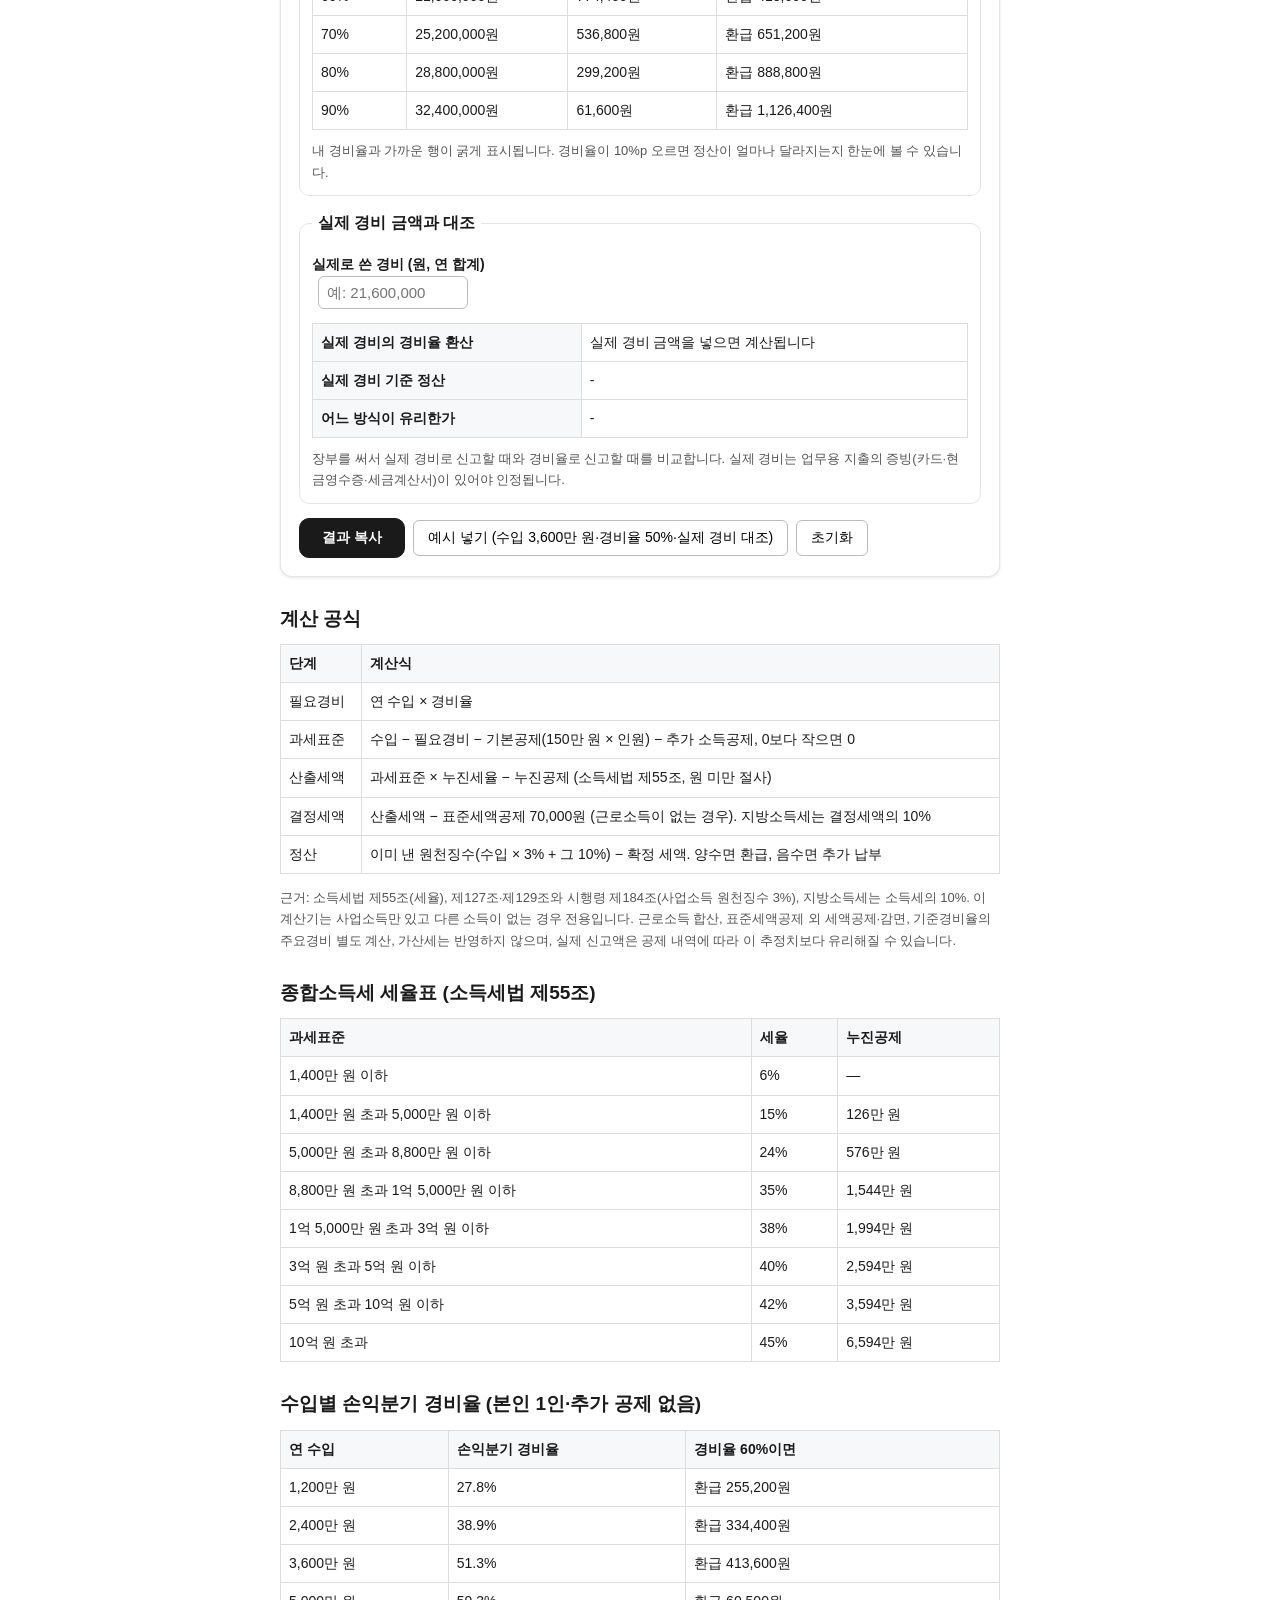
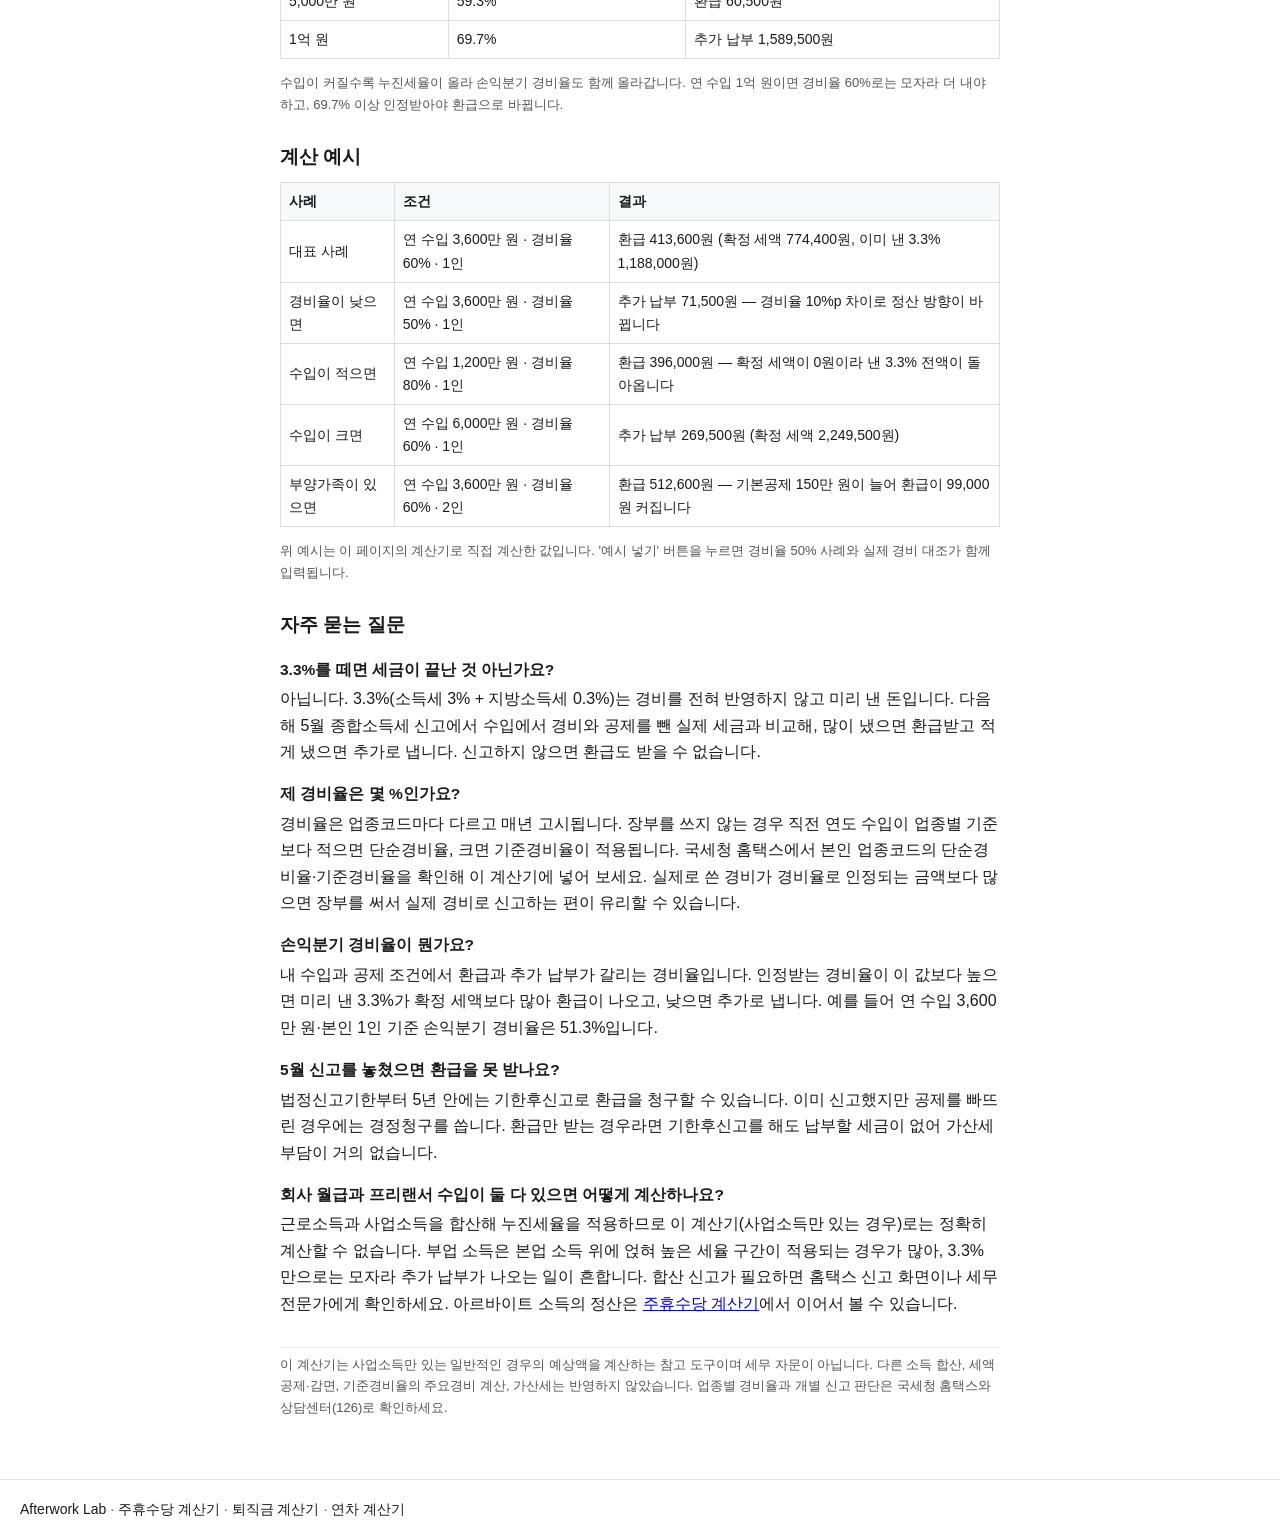
<file: tools/freelancer-tax/index.html>
<!DOCTYPE html>
<html lang="ko">
<head>
<meta charset="utf-8">
<meta name="viewport" content="width=device-width, initial-scale=1">
<title>프리랜서 종합소득세 환급 계산기 — 경비율 손익분기까지 | Afterwork Lab</title>
<meta name="description" content="프리랜서 연 수입과 경비율로 5월 종합소득세 정산(환급·추가 납부)을 추정합니다. 환급으로 바뀌는 손익분기 경비율, 경비율 구간별 비교표, 실제 경비 금액과의 대조까지 한 화면에서 보여 드립니다. 사업소득만 있는 경우의 간이 추정이며 입력값은 서버로 전송되지 않습니다.">
<link rel="canonical" href="https://afterworkslab.com/tools/freelancer-tax/">
<link rel="stylesheet" href="/style.css">
<meta property="og:type" content="website">
<meta property="og:site_name" content="Afterwork Lab">
<meta property="og:title" content="프리랜서 종합소득세 환급 계산기 — 경비율 손익분기까지 | Afterwork Lab">
<meta property="og:description" content="3.3% 정산을 단계별로 계산하고, 환급으로 바뀌는 경비율과 구간별 비교, 실제 경비 대조까지 한 번에 확인합니다.">
<meta property="og:url" content="https://afterworkslab.com/tools/freelancer-tax/">
<meta name="twitter:card" content="summary">
<script type="application/ld+json">
{"@context":"https://schema.org","@type":"WebApplication","name":"프리랜서 종합소득세 환급 계산기","url":"https://afterworkslab.com/tools/freelancer-tax/","applicationCategory":"UtilitiesApplication","operatingSystem":"Web","offers":{"@type":"Offer","price":"0","priceCurrency":"KRW"}}
</script>
<script type="application/ld+json">
{"@context":"https://schema.org","@type":"FAQPage","mainEntity":[{"@type":"Question","name":"3.3%를 떼면 세금이 끝난 것 아닌가요?","acceptedAnswer":{"@type":"Answer","text":"아닙니다. 3.3%(소득세 3% + 지방소득세 0.3%)는 경비를 전혀 반영하지 않고 미리 낸 돈입니다. 다음 해 5월 종합소득세 신고에서 수입에서 경비와 공제를 뺀 실제 세금과 비교해, 많이 냈으면 환급받고 적게 냈으면 추가로 냅니다. 신고하지 않으면 환급도 받을 수 없습니다."}},{"@type":"Question","name":"제 경비율은 몇 %인가요?","acceptedAnswer":{"@type":"Answer","text":"경비율은 업종코드마다 다르고 매년 고시됩니다. 장부를 쓰지 않는 경우 직전 연도 수입이 업종별 기준보다 적으면 단순경비율, 크면 기준경비율이 적용됩니다. 국세청 홈택스에서 본인 업종코드의 단순경비율·기준경비율을 확인해 이 계산기에 넣어 보세요. 실제로 쓴 경비가 경비율로 인정되는 금액보다 많으면 장부를 써서 실제 경비로 신고하는 편이 유리할 수 있습니다."}},{"@type":"Question","name":"손익분기 경비율이 뭔가요?","acceptedAnswer":{"@type":"Answer","text":"내 수입과 공제 조건에서 환급과 추가 납부가 갈리는 경비율입니다. 인정받는 경비율이 이 값보다 높으면 미리 낸 3.3%가 확정 세액보다 많아 환급이 나오고, 낮으면 추가로 냅니다. 예를 들어 연 수입 3,600만 원·본인 1인 기준 손익분기 경비율은 51.3%입니다."}},{"@type":"Question","name":"5월 신고를 놓쳤으면 환급을 못 받나요?","acceptedAnswer":{"@type":"Answer","text":"법정신고기한부터 5년 안에는 기한후신고로 환급을 청구할 수 있습니다. 이미 신고했지만 공제를 빠뜨린 경우에는 경정청구를 씁니다. 환급만 받는 경우라면 기한후신고를 해도 납부할 세금이 없어 가산세 부담이 거의 없습니다."}},{"@type":"Question","name":"회사 월급과 프리랜서 수입이 둘 다 있으면 어떻게 계산하나요?","acceptedAnswer":{"@type":"Answer","text":"근로소득과 사업소득을 합산해 누진세율을 적용하므로 이 계산기(사업소득만 있는 경우)로는 정확히 계산할 수 없습니다. 부업 소득은 본업 소득 위에 얹혀 높은 세율 구간이 적용되는 경우가 많아, 3.3%만으로는 모자라 추가 납부가 나오는 일이 흔합니다. 합산 신고가 필요하면 홈택스 신고 화면이나 세무 전문가에게 확인하세요."}}]}
</script>
<!-- Google tag (gtag.js) -->
<script async src="https://www.googletagmanager.com/gtag/js?id=G-RK33Z9GQX3"></script>
<script>
window.dataLayer = window.dataLayer || [];
function gtag(){dataLayer.push(arguments);}
gtag('js', new Date());
gtag('config', 'G-RK33Z9GQX3');
</script><style>
.ft-inputs{display:grid;grid-template-columns:1fr 1fr;gap:8px 16px}
.ft-inputs label{display:block;margin:4px 0;font-weight:600}
.ft-inputs input[type="text"]{width:150px}
.ft-range{width:100%;margin:6px 0 2px}
.ft-verdict{font-size:16px;font-weight:800}
@media (max-width:560px){.ft-inputs{grid-template-columns:1fr}.ft-inputs input[type="text"]{width:130px}}</style>
</head><body>
<header class="site-header"><a href="/">Afterwork Lab</a></header>
<main><h1>프리랜서 종합소득세 환급 계산기</h1>
<p>3.3%를 떼고 받은 돈이 5월에 <strong>얼마나 돌아오는지, 아니면 얼마나 더 내는지</strong>를 계산합니다. 연 수입과 경비율만 넣으면 정산 결과를 단계별로 보여 주고, 환급으로 바뀌는 <strong>손익분기 경비율</strong>과 경비율 구간별 비교, 실제 경비 금액과의 대조까지 한 화면에서 확인할 수 있습니다. 사업소득만 있는 경우의 간이 추정이며, 모든 계산은 브라우저 안에서만 실행되고 입력값은 저장되거나 전송되지 않습니다.</p>
<div class="calculator">
<fieldset>
<legend>내 조건</legend>
<div class="ft-inputs">
<label>연 수입금액 (원, 세전)<input type="text" id="ft-income" inputmode="numeric" value="36,000,000"></label>
<label>기본공제 인원 (본인 포함)<input type="text" id="ft-dependents" inputmode="numeric" value="1"></label>
<label>경비율 (%)<input type="text" id="ft-rate" inputmode="decimal" value="60"></label>
<label>추가 소득공제 (원, 연금보험료 등)<input type="text" id="ft-extra" inputmode="numeric" placeholder="예: 1,800,000"></label>
</div>
<input type="range" class="ft-range" id="ft-rate-range" min="0" max="90" step="1" value="60" aria-label="경비율 슬라이더"><p class="note">경비율은 슬라이더로 움직여도 됩니다. 내 업종의 단순경비율·기준경비율은 국세청 홈택스에서 업종코드로 확인하세요. 추가 소득공제는 국민연금 보험료처럼 소득에서 빼 주는 금액입니다 (없으면 비워 두세요).</p>
</fieldset><p class="error" id="ft-error" role="alert"></p><div class="stat-grid">
<div class="stat primary"><span class="num" id="ft-settlement">-</span><span class="lbl">5월 정산 (환급 또는 추가 납부)</span></div>
<div class="stat"><span class="num" id="ft-total-tax">-</span><span class="lbl">확정 세액 (지방세 포함)</span></div>
<div class="stat"><span class="num" id="ft-withheld">-</span><span class="lbl">이미 낸 3.3%</span></div>
<div class="stat"><span class="num" id="ft-effective">-</span><span class="lbl">수입 대비 실효세율</span></div>
</div>
<table class="result-table">
<tr><th>필요경비</th><td id="ft-b-expense">-</td></tr>
<tr><th>사업소득금액</th><td id="ft-b-business">-</td></tr>
<tr><th>과세표준</th><td id="ft-b-base">-</td></tr>
<tr><th>산출세액</th><td id="ft-b-assessed">-</td></tr>
<tr><th>결정세액 내역</th><td id="ft-b-decided">-</td></tr>
<tr class="total"><th>정산 결과</th><td id="ft-b-total">-</td></tr>
</table>
<p class="note" id="ft-note"></p>

<fieldset>
<legend>손익분기 경비율 — 몇 %부터 환급인가</legend>
<table class="result-table">
<tr><th>판정</th><td class="ft-verdict" id="ft-be-text">-</td></tr>
<tr><th>그때의 필요경비</th><td id="ft-be-amount">-</td></tr>
</table>
<p class="note">같은 수입·공제 조건에서 경비율만 바꿔 정산이 0이 되는 지점을 역산한 값입니다. 실제로 인정받는 경비율이 이보다 높으면 환급, 낮으면 추가 납부입니다.</p>
</fieldset>

<fieldset>
<legend>경비율 구간별 비교</legend>
<table>
<thead><tr><th>경비율</th><th>필요경비</th><th>확정 세액</th><th>정산</th></tr></thead>
<tbody id="ft-sens-body"></tbody>
</table>
<p class="note">내 경비율과 가까운 행이 굵게 표시됩니다. 경비율이 10%p 오르면 정산이 얼마나 달라지는지 한눈에 볼 수 있습니다.</p>
</fieldset>

<fieldset>
<legend>실제 경비 금액과 대조</legend>
<div class="ft-inputs"><label>실제로 쓴 경비 (원, 연 합계)<input type="text" id="ft-actual-amount" inputmode="numeric" placeholder="예: 21,600,000"></label>
</div>
<table class="result-table">
<tr><th>실제 경비의 경비율 환산</th><td id="ft-a-rate">-</td></tr>
<tr><th>실제 경비 기준 정산</th><td id="ft-a-settlement">-</td></tr>
<tr><th>어느 방식이 유리한가</th><td id="ft-a-diff">-</td></tr>
</table>
<p class="note">장부를 써서 실제 경비로 신고할 때와 경비율로 신고할 때를 비교합니다. 실제 경비는 업무용 지출의 증빙(카드·현금영수증·세금계산서)이 있어야 인정됩니다.</p>
</fieldset>

<div class="tool-actions">
<button type="button" class="primary" id="ft-copy-btn">결과 복사</button>
<button type="button" id="ft-example-btn">예시 넣기 (수입 3,600만 원·경비율 50%·실제 경비 대조)</button>
<button type="button" id="ft-reset-btn">초기화</button>
<span class="feedback" id="ft-feedback"></span>
</div></div>

<h2>계산 공식</h2>
<table>
<tr><th>단계</th><th>계산식</th></tr>
<tr><td>필요경비</td><td>연 수입 × 경비율</td></tr>
<tr><td>과세표준</td><td>수입 − 필요경비 − 기본공제(150만 원 × 인원) − 추가 소득공제, 0보다 작으면 0</td></tr>
<tr><td>산출세액</td><td>과세표준 × 누진세율 − 누진공제 (소득세법 제55조, 원 미만 절사)</td></tr>
<tr><td>결정세액</td><td>산출세액 − 표준세액공제 70,000원 (근로소득이 없는 경우). 지방소득세는 결정세액의 10%</td></tr>
<tr><td>정산</td><td>이미 낸 원천징수(수입 × 3% + 그 10%) − 확정 세액. 양수면 환급, 음수면 추가 납부</td></tr>
</table>
<p class="assumption">근거: 소득세법 제55조(세율), 제127조·제129조와 시행령 제184조(사업소득 원천징수 3%), 지방소득세는 소득세의 10%. 이 계산기는 사업소득만 있고 다른 소득이 없는 경우 전용입니다. 근로소득 합산, 표준세액공제 외 세액공제·감면, 기준경비율의 주요경비 별도 계산, 가산세는 반영하지 않으며, 실제 신고액은 공제 내역에 따라 이 추정치보다 유리해질 수 있습니다.</p>
<h2>종합소득세 세율표 (소득세법 제55조)</h2>
<table>
<tr><th>과세표준</th><th>세율</th><th>누진공제</th></tr>
<tr><td>1,400만 원 이하</td><td>6%</td><td>—</td></tr>
<tr><td>1,400만 원 초과 5,000만 원 이하</td><td>15%</td><td>126만 원</td></tr>
<tr><td>5,000만 원 초과 8,800만 원 이하</td><td>24%</td><td>576만 원</td></tr>
<tr><td>8,800만 원 초과 1억 5,000만 원 이하</td><td>35%</td><td>1,544만 원</td></tr>
<tr><td>1억 5,000만 원 초과 3억 원 이하</td><td>38%</td><td>1,994만 원</td></tr>
<tr><td>3억 원 초과 5억 원 이하</td><td>40%</td><td>2,594만 원</td></tr>
<tr><td>5억 원 초과 10억 원 이하</td><td>42%</td><td>3,594만 원</td></tr>
<tr><td>10억 원 초과</td><td>45%</td><td>6,594만 원</td></tr>
</table>

<h2>수입별 손익분기 경비율 (본인 1인·추가 공제 없음)</h2>
<table>
<tr><th>연 수입</th><th>손익분기 경비율</th><th>경비율 60%이면</th></tr>
<tr><td>1,200만 원</td><td>27.8%</td><td>환급 255,200원</td></tr>
<tr><td>2,400만 원</td><td>38.9%</td><td>환급 334,400원</td></tr>
<tr><td>3,600만 원</td><td>51.3%</td><td>환급 413,600원</td></tr>
<tr><td>5,000만 원</td><td>59.3%</td><td>환급 60,500원</td></tr>
<tr><td>1억 원</td><td>69.7%</td><td>추가 납부 1,589,500원</td></tr>
</table>
<p class="assumption">수입이 커질수록 누진세율이 올라 손익분기 경비율도 함께 올라갑니다. 연 수입 1억 원이면 경비율 60%로는 모자라 더 내야 하고, 69.7% 이상 인정받아야 환급으로 바뀝니다.</p>

<h2>계산 예시</h2>
<table>
<tr><th>사례</th><th>조건</th><th>결과</th></tr>
<tr><td>대표 사례</td><td>연 수입 3,600만 원 · 경비율 60% · 1인</td><td>환급 413,600원 (확정 세액 774,400원, 이미 낸 3.3% 1,188,000원)</td></tr>
<tr><td>경비율이 낮으면</td><td>연 수입 3,600만 원 · 경비율 50% · 1인</td><td>추가 납부 71,500원 — 경비율 10%p 차이로 정산 방향이 바뀝니다</td></tr>
<tr><td>수입이 적으면</td><td>연 수입 1,200만 원 · 경비율 80% · 1인</td><td>환급 396,000원 — 확정 세액이 0원이라 낸 3.3% 전액이 돌아옵니다</td></tr>
<tr><td>수입이 크면</td><td>연 수입 6,000만 원 · 경비율 60% · 1인</td><td>추가 납부 269,500원 (확정 세액 2,249,500원)</td></tr>
<tr><td>부양가족이 있으면</td><td>연 수입 3,600만 원 · 경비율 60% · 2인</td><td>환급 512,600원 — 기본공제 150만 원이 늘어 환급이 99,000원 커집니다</td></tr>
</table>
<p class="assumption">위 예시는 이 페이지의 계산기로 직접 계산한 값입니다. '예시 넣기' 버튼을 누르면 경비율 50% 사례와 실제 경비 대조가 함께 입력됩니다.</p>

<h2>자주 묻는 질문</h2>
<div class="faq">
<h3>3.3%를 떼면 세금이 끝난 것 아닌가요?</h3>
<p>아닙니다. 3.3%(소득세 3% + 지방소득세 0.3%)는 경비를 전혀 반영하지 않고 미리 낸 돈입니다. 다음 해 5월 종합소득세 신고에서 수입에서 경비와 공제를 뺀 실제 세금과 비교해, 많이 냈으면 환급받고 적게 냈으면 추가로 냅니다. 신고하지 않으면 환급도 받을 수 없습니다.</p>
<h3>제 경비율은 몇 %인가요?</h3><p>경비율은 업종코드마다 다르고 매년 고시됩니다. 장부를 쓰지 않는 경우 직전 연도 수입이 업종별 기준보다 적으면 단순경비율, 크면 기준경비율이 적용됩니다. 국세청 홈택스에서 본인 업종코드의 단순경비율·기준경비율을 확인해 이 계산기에 넣어 보세요. 실제로 쓴 경비가 경비율로 인정되는 금액보다 많으면 장부를 써서 실제 경비로 신고하는 편이 유리할 수 있습니다.</p>
<h3>손익분기 경비율이 뭔가요?</h3>
<p>내 수입과 공제 조건에서 환급과 추가 납부가 갈리는 경비율입니다. 인정받는 경비율이 이 값보다 높으면 미리 낸 3.3%가 확정 세액보다 많아 환급이 나오고, 낮으면 추가로 냅니다. 예를 들어 연 수입 3,600만 원·본인 1인 기준 손익분기 경비율은 51.3%입니다.</p>
<h3>5월 신고를 놓쳤으면 환급을 못 받나요?</h3>
<p>법정신고기한부터 5년 안에는 기한후신고로 환급을 청구할 수 있습니다. 이미 신고했지만 공제를 빠뜨린 경우에는 경정청구를 씁니다. 환급만 받는 경우라면 기한후신고를 해도 납부할 세금이 없어 가산세 부담이 거의 없습니다.</p><h3>회사 월급과 프리랜서 수입이 둘 다 있으면 어떻게 계산하나요?</h3>
<p>근로소득과 사업소득을 합산해 누진세율을 적용하므로 이 계산기(사업소득만 있는 경우)로는 정확히 계산할 수 없습니다. 부업 소득은 본업 소득 위에 얹혀 높은 세율 구간이 적용되는 경우가 많아, 3.3%만으로는 모자라 추가 납부가 나오는 일이 흔합니다. 합산 신고가 필요하면 홈택스 신고 화면이나 세무 전문가에게 확인하세요. 아르바이트 소득의 정산은 <a href="/tools/weekly-holiday/">주휴수당 계산기</a>에서 이어서 볼 수 있습니다.</p>
</div>

<p class="disclaimer">이 계산기는 사업소득만 있는 일반적인 경우의 예상액을 계산하는 참고 도구이며 세무 자문이 아닙니다. 다른 소득 합산, 세액공제·감면, 기준경비율의 주요경비 계산, 가산세는 반영하지 않았습니다. 업종별 경비율과 개별 신고 판단은 국세청 홈택스와 상담센터(126)로 확인하세요.</p>
</main>
<footer class="site-footer"><a href="/">Afterwork Lab</a> · <a href="/tools/weekly-holiday/">주휴수당 계산기</a> · <a href="/tools/severance/">퇴직금 계산기</a> · <a href="/tools/annual-leave/">연차 계산기</a></footer>
<script src="calc.js"></script>
<script src="page.js"></script>
</body>
</html>
</file>
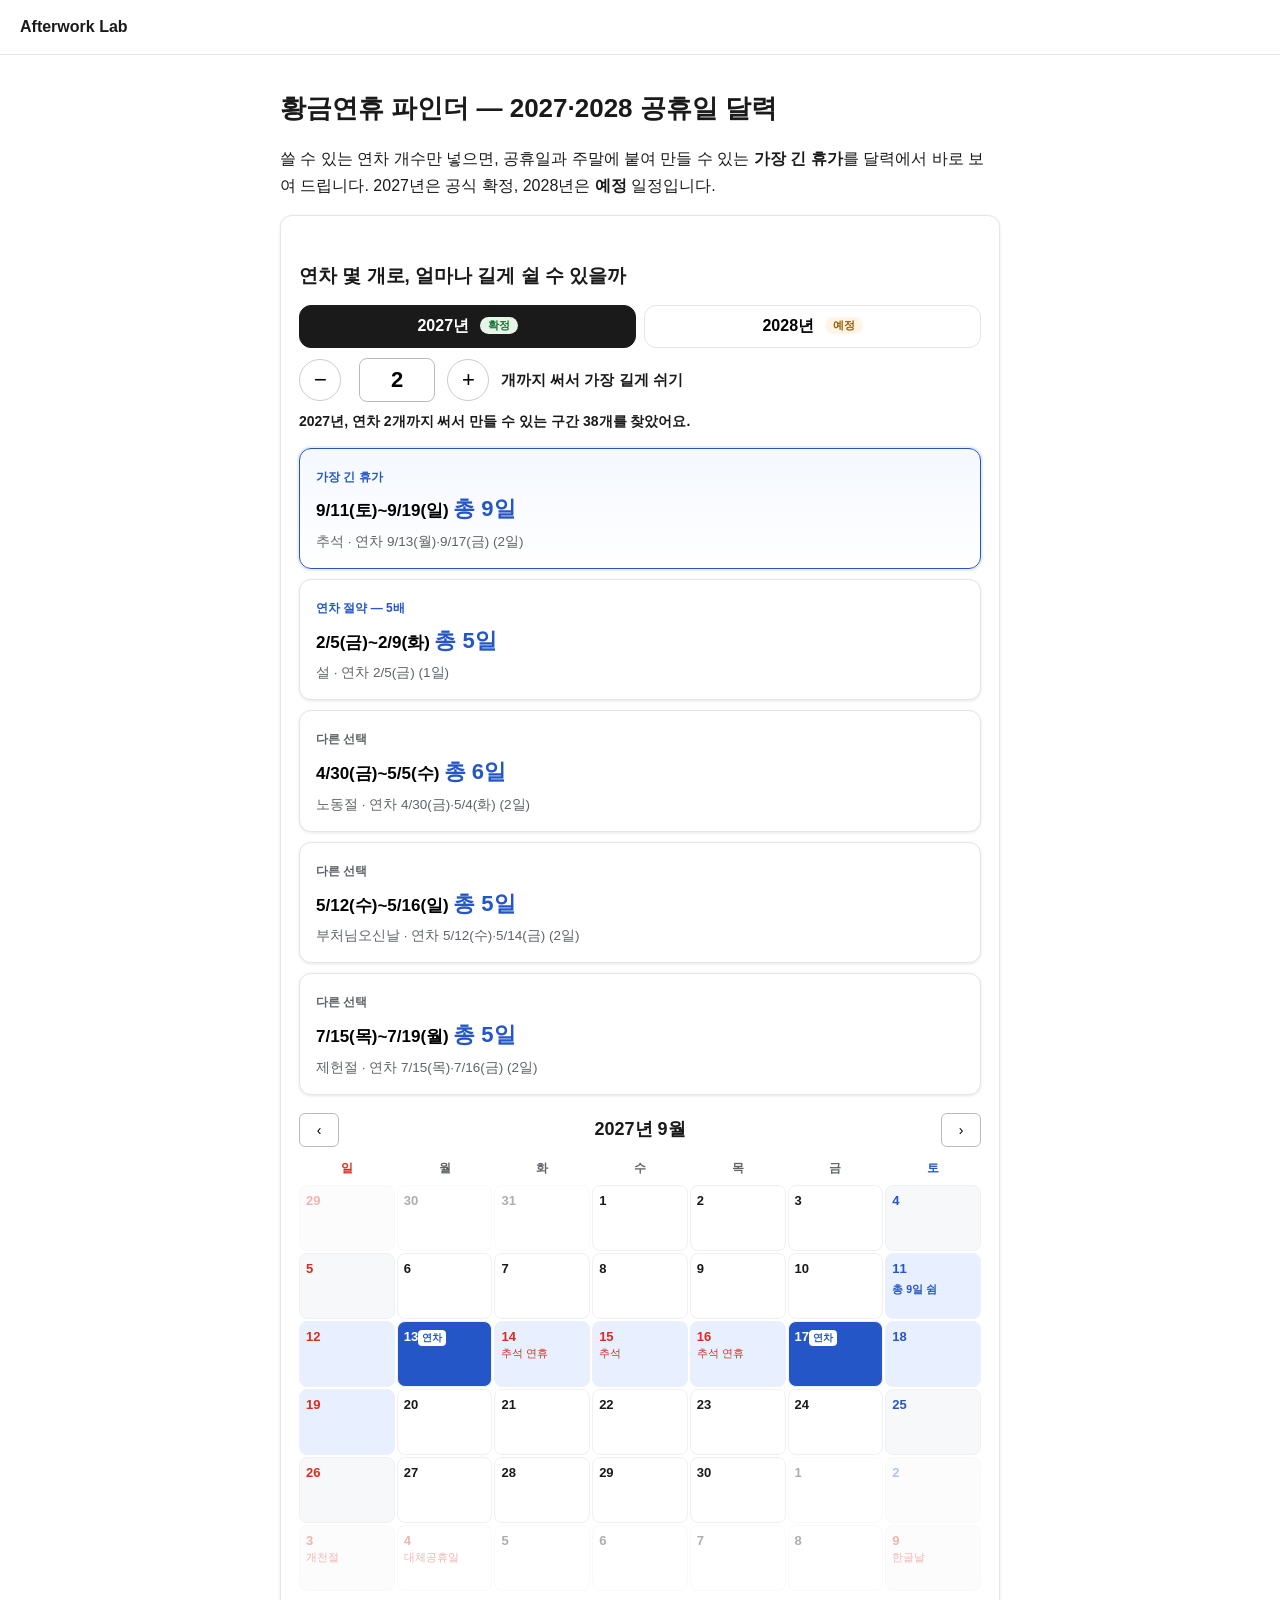
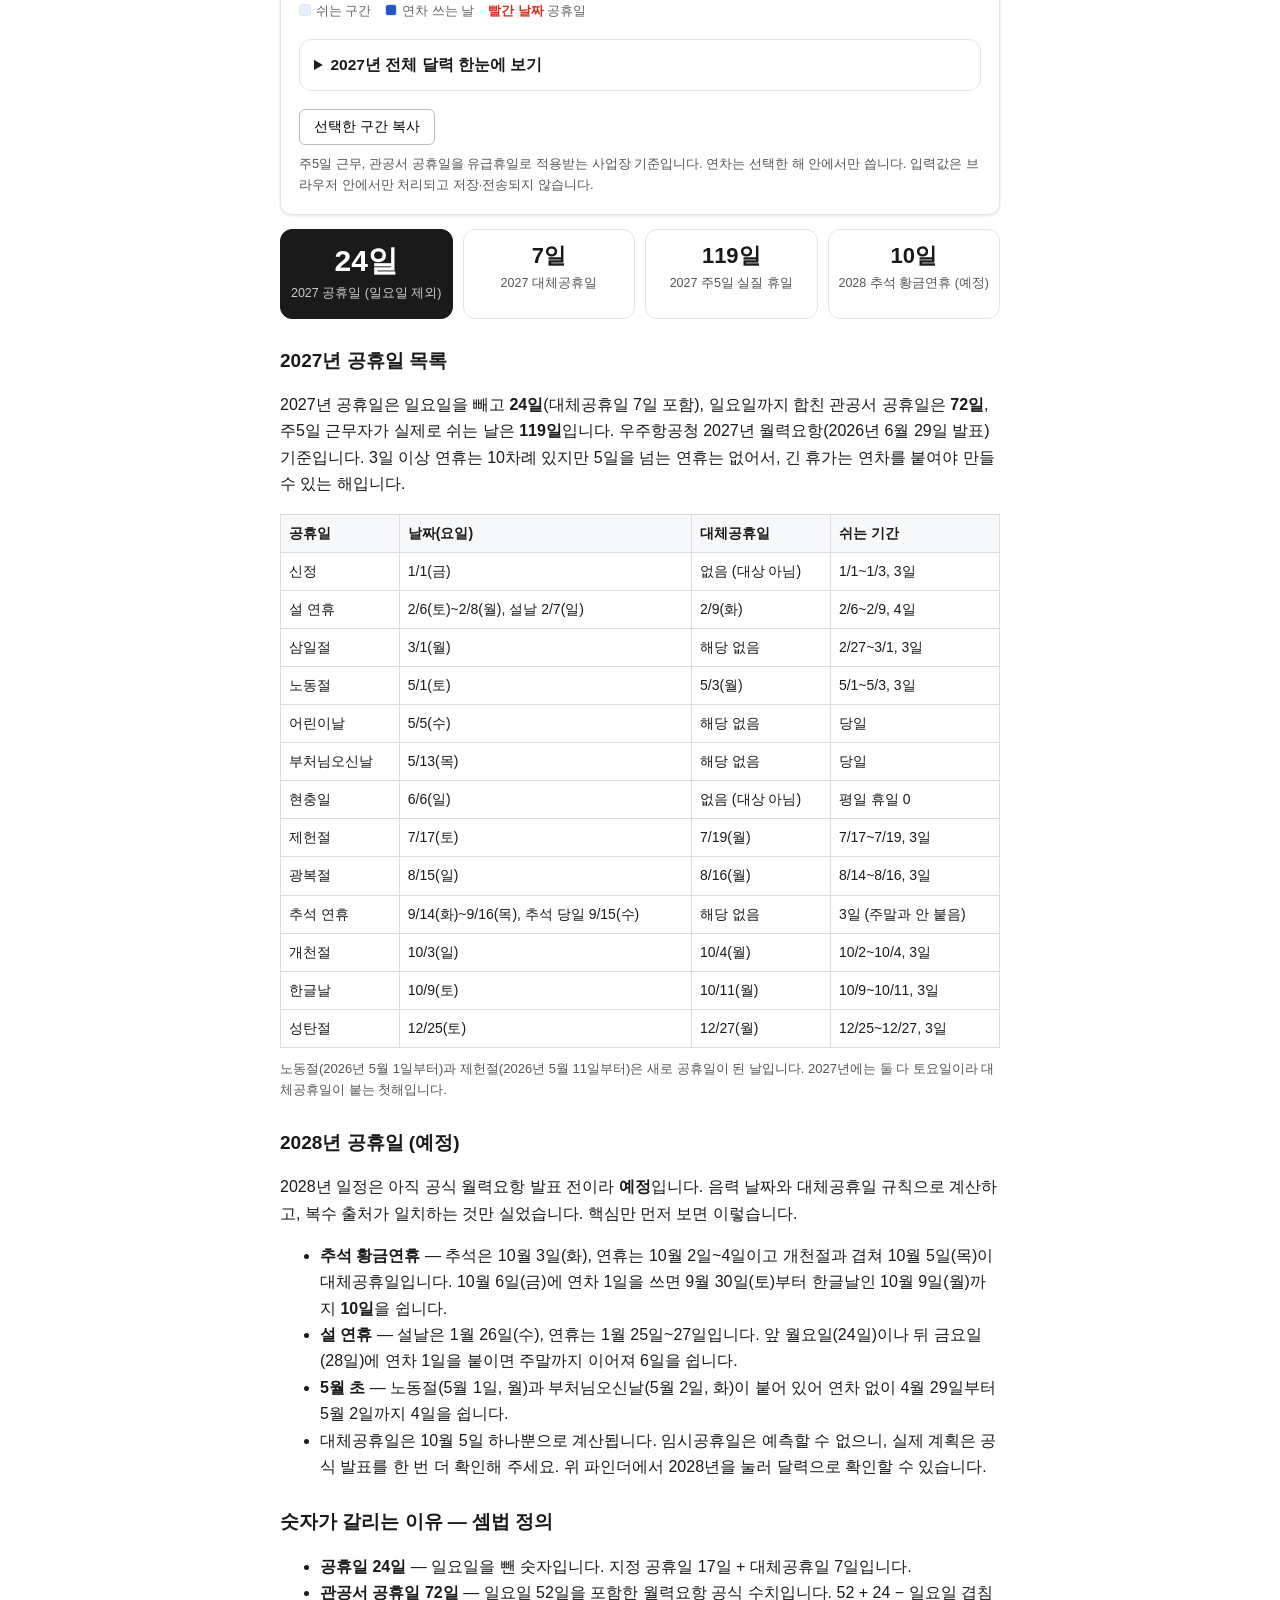
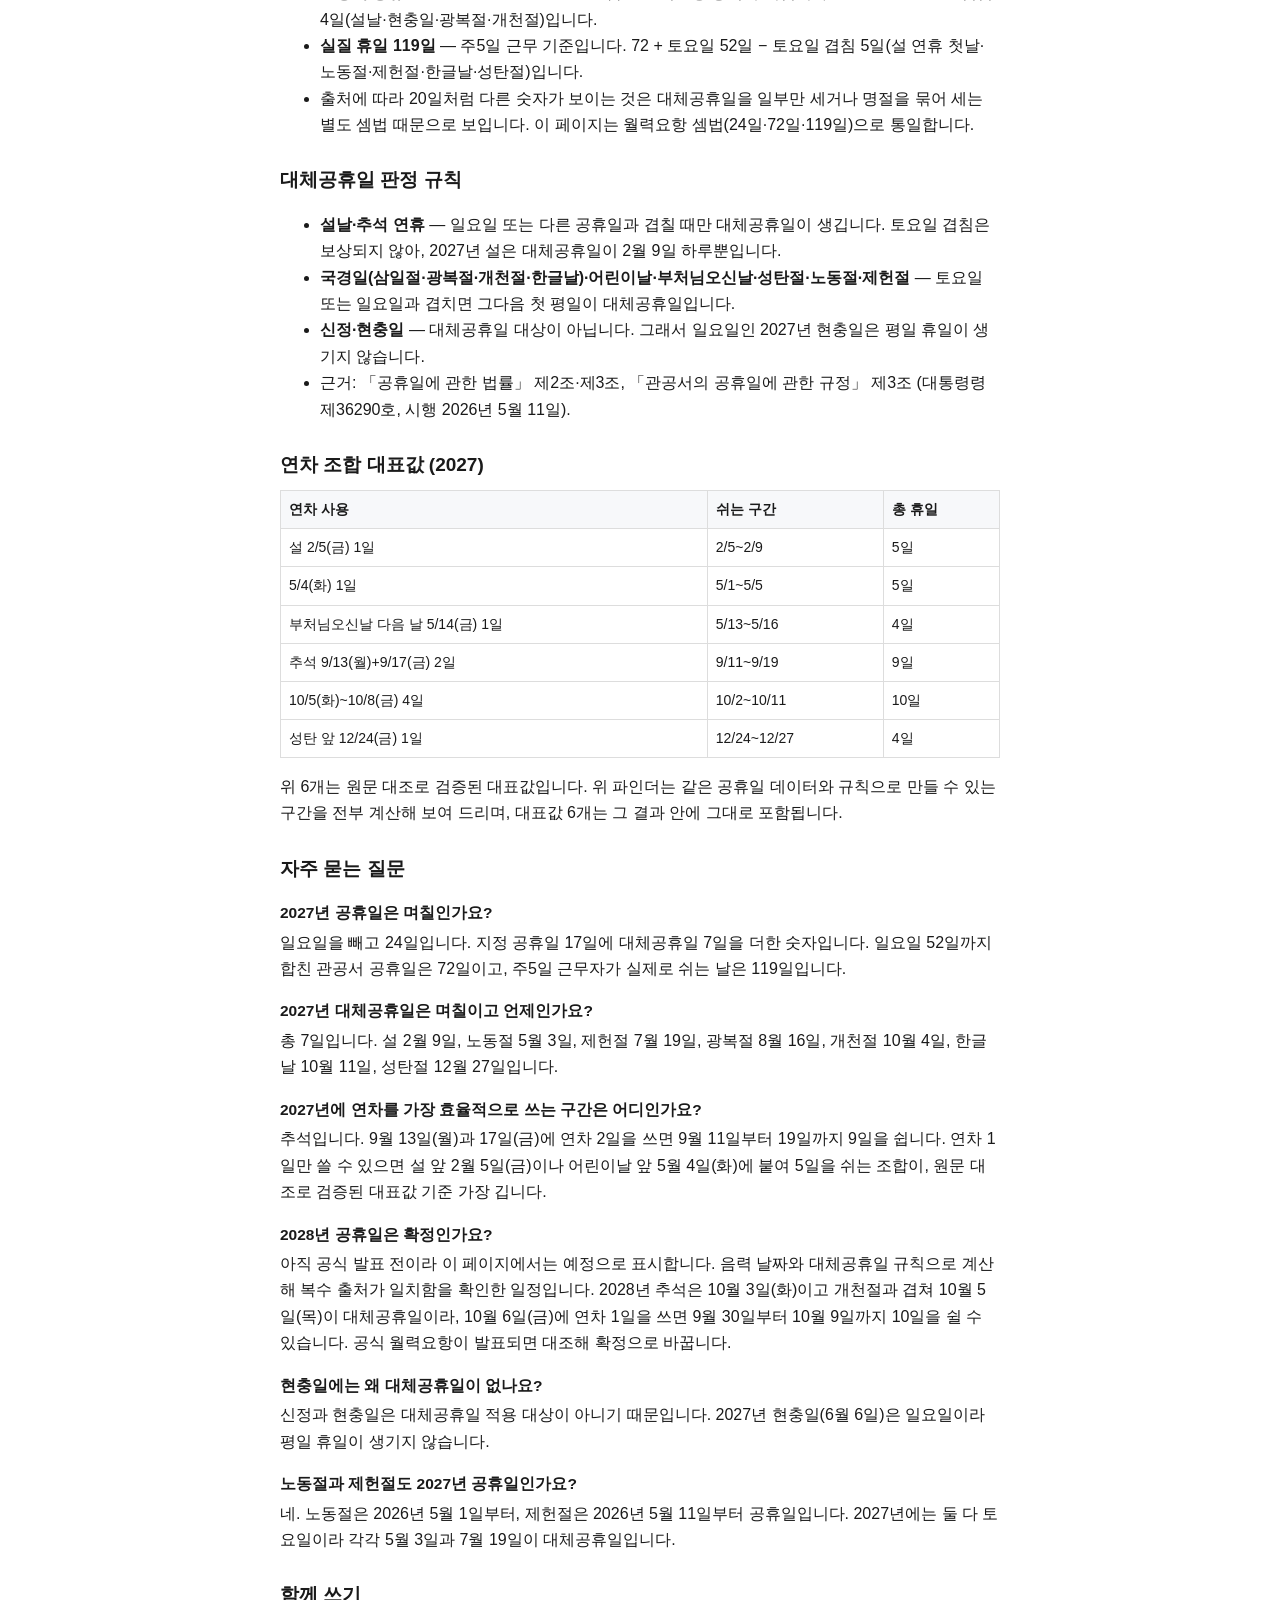
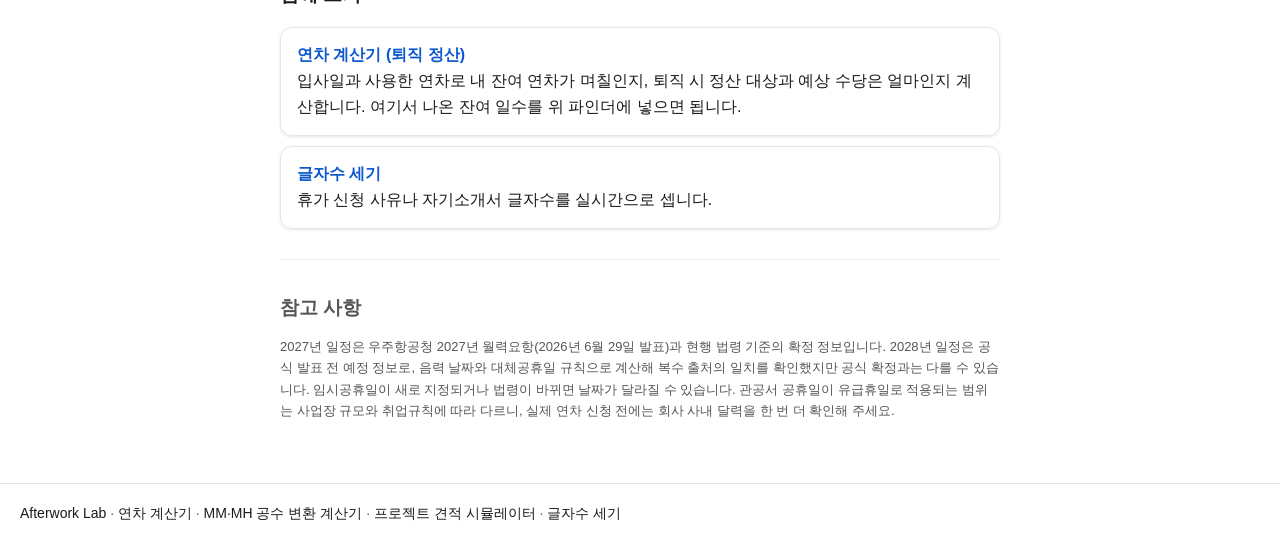
<file: tools/holidays-2027/index.html>
<!DOCTYPE html>
<html lang="ko">
<head>
<meta charset="utf-8">
<meta name="viewport" content="width=device-width, initial-scale=1">
<title>2027년 공휴일 24일·대체공휴일 7일 — 황금연휴 파인더 (2028 예정 포함) | Afterwork Lab</title>
<meta name="description" content="2027년 공휴일 24일(대체공휴일 7일 포함)과 2028년 예정 공휴일을 달력으로 보여 드립니다. 쓸 수 있는 연차 개수만 넣으면, 연차로 만들 수 있는 가장 긴 휴가와 가장 알뜰한 조합을 달력 위에 바로 표시합니다.">
<link rel="canonical" href="https://afterworkslab.com/tools/holidays-2027/">
<link rel="stylesheet" href="/style.css">
<meta property="og:type" content="website">
<meta property="og:site_name" content="Afterwork Lab">
<meta property="og:title" content="황금연휴 파인더 — 2027·2028 공휴일 달력 | Afterwork Lab">
<meta property="og:description" content="연차 개수만 넣으면 가장 길게 쉬는 법이 달력에 바로 표시됩니다. 2027년 공휴일 24일·대체공휴일 7일 확정, 2028년 예정 일정 포함.">
<meta property="og:url" content="https://afterworkslab.com/tools/holidays-2027/">
<meta name="twitter:card" content="summary">
<script type="application/ld+json">
{"@context":"https://schema.org","@type":"WebApplication","name":"황금연휴 파인더 — 2027·2028 공휴일 달력","url":"https://afterworkslab.com/tools/holidays-2027/","applicationCategory":"BusinessApplication","operatingSystem":"Web","offers":{"@type":"Offer","price":"0","priceCurrency":"KRW"}}
</script>
<script type="application/ld+json">
{"@context":"https://schema.org","@type":"FAQPage","mainEntity":[{"@type":"Question","name":"2027년 공휴일은 며칠인가요?","acceptedAnswer":{"@type":"Answer","text":"일요일을 빼고 24일입니다. 지정 공휴일 17일에 대체공휴일 7일을 더한 숫자입니다. 일요일 52일까지 합친 관공서 공휴일은 72일이고, 주5일 근무자가 실제로 쉬는 날은 119일입니다. 우주항공청 2027년 월력요항(2026년 6월 29일 발표) 기준입니다."}},{"@type":"Question","name":"2027년 대체공휴일은 며칠이고 언제인가요?","acceptedAnswer":{"@type":"Answer","text":"총 7일입니다. 설 2월 9일, 노동절 5월 3일, 제헌절 7월 19일, 광복절 8월 16일, 개천절 10월 4일, 한글날 10월 11일, 성탄절 12월 27일입니다."}},{"@type":"Question","name":"2027년에 연차를 가장 효율적으로 쓰는 구간은 어디인가요?","acceptedAnswer":{"@type":"Answer","text":"추석입니다. 9월 13일(월)과 17일(금)에 연차 2일을 쓰면 9월 11일부터 19일까지 9일을 쉽니다. 연차 1일만 쓸 수 있으면 설 앞 2월 5일(금)이나 어린이날 앞 5월 4일(화)에 붙여 5일을 쉬는 조합이, 원문 대조로 검증된 대표값 기준 가장 깁니다."}},{"@type":"Question","name":"2028년 공휴일은 확정인가요?","acceptedAnswer":{"@type":"Answer","text":"아직 공식 발표 전이라 이 페이지에서는 예정으로 표시합니다. 음력 날짜와 대체공휴일 규칙으로 계산해 복수 출처가 일치함을 확인한 일정입니다. 2028년 추석은 10월 3일(화)이고 개천절과 겹쳐 10월 5일(목)이 대체공휴일이라, 10월 6일(금)에 연차 1일을 쓰면 9월 30일부터 10월 9일까지 10일을 쉴 수 있습니다. 공식 월력요항이 발표되면 대조해 확정으로 바꿉니다."}},{"@type":"Question","name":"현충일에는 왜 대체공휴일이 없나요?","acceptedAnswer":{"@type":"Answer","text":"신정과 현충일은 대체공휴일 적용 대상이 아니기 때문입니다. 2027년 현충일(6월 6일)은 일요일이라 평일 휴일이 생기지 않습니다."}},{"@type":"Question","name":"노동절과 제헌절도 2027년 공휴일인가요?","acceptedAnswer":{"@type":"Answer","text":"네. 노동절은 2026년 5월 1일부터, 제헌절은 2026년 5월 11일부터 공휴일입니다. 2027년에는 둘 다 토요일이라 각각 5월 3일과 7월 19일이 대체공휴일입니다."}}]}
</script>
<!-- Google tag (gtag.js) -->
<script async src="https://www.googletagmanager.com/gtag/js?id=G-RK33Z9GQX3"></script>
<script>
window.dataLayer = window.dataLayer || [];
function gtag(){dataLayer.push(arguments);}
gtag('js', new Date());
gtag('config', 'G-RK33Z9GQX3');
</script>
<style>
.holiday-table td,.holiday-table th{vertical-align:top}
@media (max-width:560px){.holiday-table{font-size:12.5px}.holiday-table th,.holiday-table td{padding:5px 5px}}
</style>
</head>
<body>
<header class="site-header"><a href="/">Afterwork Lab</a></header>
<main>
<h1>황금연휴 파인더 — 2027·2028 공휴일 달력</h1>
<p>쓸 수 있는 연차 개수만 넣으면, 공휴일과 주말에 붙여 만들 수 있는 <strong>가장 긴 휴가</strong>를 달력에서 바로 보여 드립니다. 2027년은 공식 확정, 2028년은 <strong>예정</strong> 일정입니다.</p>

<section class="calculator" id="finder">
<h2>연차 몇 개로, 얼마나 길게 쉴 수 있을까</h2>
<div class="year-tabs" id="year-tabs" role="tablist">
<button type="button" class="year-tab" data-year="2027" aria-selected="true">2027년 <span class="badge confirmed">확정</span></button>
<button type="button" class="year-tab" data-year="2028" aria-selected="false">2028년 <span class="badge planned">예정</span></button>
</div>
<div class="stepper">
<button type="button" id="leave-minus" aria-label="연차 줄이기">−</button>
<input type="text" inputmode="numeric" id="leave-input" value="2" aria-label="쓸 수 있는 연차 개수">
<button type="button" id="leave-plus" aria-label="연차 늘리기">+</button>
<span class="unit">개까지 써서 가장 길게 쉬기</span>
</div>
<p id="finder-status" class="target-status"></p>
<div id="combo-cards" class="combo-cards"></div>
<div class="cal-head">
<button type="button" id="cal-prev" aria-label="이전 달">‹</button>
<h3 id="cal-title"></h3>
<button type="button" id="cal-next" aria-label="다음 달">›</button>
</div>
<div id="cal-grid" class="cal-grid"></div>
<div class="legend">
<span><span class="sw" style="background:#e8effe"></span>쉬는 구간</span>
<span><span class="sw" style="background:#2456c7"></span>연차 쓰는 날</span>
<span><b style="color:#d92d20">빨간 날짜</b> 공휴일</span>
</div>
<details class="year-details" id="year-details">
<summary>2027년 전체 달력 한눈에 보기</summary>
<div id="mini-cals" class="mini-cals"></div>
</details>
<div class="tool-actions">
<button type="button" id="copy-selected-btn">선택한 구간 복사</button>
<span class="feedback" id="copy-feedback"></span>
</div>
<p class="note">주5일 근무, 관공서 공휴일을 유급휴일로 적용받는 사업장 기준입니다. 연차는 선택한 해 안에서만 씁니다. 입력값은 브라우저 안에서만 처리되고 저장·전송되지 않습니다.</p>
</section>

<div class="stat-grid">
<div class="stat primary"><span class="num">24일</span><span class="lbl">2027 공휴일 (일요일 제외)</span></div>
<div class="stat"><span class="num">7일</span><span class="lbl">2027 대체공휴일</span></div>
<div class="stat"><span class="num">119일</span><span class="lbl">2027 주5일 실질 휴일</span></div>
<div class="stat"><span class="num">10일</span><span class="lbl">2028 추석 황금연휴 (예정)</span></div>
</div>

<section>
<h2>2027년 공휴일 목록</h2>
<p>2027년 공휴일은 일요일을 빼고 <strong>24일</strong>(대체공휴일 7일 포함), 일요일까지 합친 관공서 공휴일은 <strong>72일</strong>, 주5일 근무자가 실제로 쉬는 날은 <strong>119일</strong>입니다. 우주항공청 2027년 월력요항(2026년 6월 29일 발표) 기준입니다. 3일 이상 연휴는 10차례 있지만 5일을 넘는 연휴는 없어서, 긴 휴가는 연차를 붙여야 만들 수 있는 해입니다.</p>
<table class="holiday-table">
<thead><tr><th>공휴일</th><th>날짜(요일)</th><th>대체공휴일</th><th>쉬는 기간</th></tr></thead>
<tbody>
<tr><td>신정</td><td>1/1(금)</td><td>없음 (대상 아님)</td><td>1/1~1/3, 3일</td></tr>
<tr><td>설 연휴</td><td>2/6(토)~2/8(월), 설날 2/7(일)</td><td>2/9(화)</td><td>2/6~2/9, 4일</td></tr>
<tr><td>삼일절</td><td>3/1(월)</td><td>해당 없음</td><td>2/27~3/1, 3일</td></tr>
<tr><td>노동절</td><td>5/1(토)</td><td>5/3(월)</td><td>5/1~5/3, 3일</td></tr>
<tr><td>어린이날</td><td>5/5(수)</td><td>해당 없음</td><td>당일</td></tr>
<tr><td>부처님오신날</td><td>5/13(목)</td><td>해당 없음</td><td>당일</td></tr>
<tr><td>현충일</td><td>6/6(일)</td><td>없음 (대상 아님)</td><td>평일 휴일 0</td></tr>
<tr><td>제헌절</td><td>7/17(토)</td><td>7/19(월)</td><td>7/17~7/19, 3일</td></tr>
<tr><td>광복절</td><td>8/15(일)</td><td>8/16(월)</td><td>8/14~8/16, 3일</td></tr>
<tr><td>추석 연휴</td><td>9/14(화)~9/16(목), 추석 당일 9/15(수)</td><td>해당 없음</td><td>3일 (주말과 안 붙음)</td></tr>
<tr><td>개천절</td><td>10/3(일)</td><td>10/4(월)</td><td>10/2~10/4, 3일</td></tr>
<tr><td>한글날</td><td>10/9(토)</td><td>10/11(월)</td><td>10/9~10/11, 3일</td></tr>
<tr><td>성탄절</td><td>12/25(토)</td><td>12/27(월)</td><td>12/25~12/27, 3일</td></tr>
</tbody>
</table>
<p class="note">노동절(2026년 5월 1일부터)과 제헌절(2026년 5월 11일부터)은 새로 공휴일이 된 날입니다. 2027년에는 둘 다 토요일이라 대체공휴일이 붙는 첫해입니다.</p>
</section>

<section>
<h2>2028년 공휴일 (예정)</h2>
<p>2028년 일정은 아직 공식 월력요항 발표 전이라 <strong>예정</strong>입니다. 음력 날짜와 대체공휴일 규칙으로 계산하고, 복수 출처가 일치하는 것만 실었습니다. 핵심만 먼저 보면 이렇습니다.</p>
<ul>
<li><strong>추석 황금연휴</strong> — 추석은 10월 3일(화), 연휴는 10월 2일~4일이고 개천절과 겹쳐 10월 5일(목)이 대체공휴일입니다. 10월 6일(금)에 연차 1일을 쓰면 9월 30일(토)부터 한글날인 10월 9일(월)까지 <strong>10일</strong>을 쉽니다.</li>
<li><strong>설 연휴</strong> — 설날은 1월 26일(수), 연휴는 1월 25일~27일입니다. 앞 월요일(24일)이나 뒤 금요일(28일)에 연차 1일을 붙이면 주말까지 이어져 6일을 쉽니다.</li>
<li><strong>5월 초</strong> — 노동절(5월 1일, 월)과 부처님오신날(5월 2일, 화)이 붙어 있어 연차 없이 4월 29일부터 5월 2일까지 4일을 쉽니다.</li>
<li>대체공휴일은 10월 5일 하나뿐으로 계산됩니다. 임시공휴일은 예측할 수 없으니, 실제 계획은 공식 발표를 한 번 더 확인해 주세요. 위 파인더에서 2028년을 눌러 달력으로 확인할 수 있습니다.</li>
</ul>
</section>

<section>
<h2>숫자가 갈리는 이유 — 셈법 정의</h2>
<ul>
<li><strong>공휴일 24일</strong> — 일요일을 뺀 숫자입니다. 지정 공휴일 17일 + 대체공휴일 7일입니다.</li>
<li><strong>관공서 공휴일 72일</strong> — 일요일 52일을 포함한 월력요항 공식 수치입니다. 52 + 24 − 일요일 겹침 4일(설날·현충일·광복절·개천절)입니다.</li>
<li><strong>실질 휴일 119일</strong> — 주5일 근무 기준입니다. 72 + 토요일 52일 − 토요일 겹침 5일(설 연휴 첫날·노동절·제헌절·한글날·성탄절)입니다.</li>
<li>출처에 따라 20일처럼 다른 숫자가 보이는 것은 대체공휴일을 일부만 세거나 명절을 묶어 세는 별도 셈법 때문으로 보입니다. 이 페이지는 월력요항 셈법(24일·72일·119일)으로 통일합니다.</li>
</ul>
</section>

<section>
<h2>대체공휴일 판정 규칙</h2>
<ul>
<li><strong>설날·추석 연휴</strong> — 일요일 또는 다른 공휴일과 겹칠 때만 대체공휴일이 생깁니다. 토요일 겹침은 보상되지 않아, 2027년 설은 대체공휴일이 2월 9일 하루뿐입니다.</li>
<li><strong>국경일(삼일절·광복절·개천절·한글날)·어린이날·부처님오신날·성탄절·노동절·제헌절</strong> — 토요일 또는 일요일과 겹치면 그다음 첫 평일이 대체공휴일입니다.</li>
<li><strong>신정·현충일</strong> — 대체공휴일 대상이 아닙니다. 그래서 일요일인 2027년 현충일은 평일 휴일이 생기지 않습니다.</li>
<li>근거: 「공휴일에 관한 법률」 제2조·제3조, 「관공서의 공휴일에 관한 규정」 제3조 (대통령령 제36290호, 시행 2026년 5월 11일).</li>
</ul>
</section>

<section>
<h2>연차 조합 대표값 (2027)</h2>
<table>
<thead><tr><th>연차 사용</th><th>쉬는 구간</th><th>총 휴일</th></tr></thead>
<tbody>
<tr><td>설 2/5(금) 1일</td><td>2/5~2/9</td><td>5일</td></tr>
<tr><td>5/4(화) 1일</td><td>5/1~5/5</td><td>5일</td></tr>
<tr><td>부처님오신날 다음 날 5/14(금) 1일</td><td>5/13~5/16</td><td>4일</td></tr>
<tr><td>추석 9/13(월)+9/17(금) 2일</td><td>9/11~9/19</td><td>9일</td></tr>
<tr><td>10/5(화)~10/8(금) 4일</td><td>10/2~10/11</td><td>10일</td></tr>
<tr><td>성탄 앞 12/24(금) 1일</td><td>12/24~12/27</td><td>4일</td></tr>
</tbody>
</table>
<p>위 6개는 원문 대조로 검증된 대표값입니다. 위 파인더는 같은 공휴일 데이터와 규칙으로 만들 수 있는 구간을 전부 계산해 보여 드리며, 대표값 6개는 그 결과 안에 그대로 포함됩니다.</p>
</section>

<section class="faq">
<h2>자주 묻는 질문</h2>
<h3>2027년 공휴일은 며칠인가요?</h3>
<p>일요일을 빼고 24일입니다. 지정 공휴일 17일에 대체공휴일 7일을 더한 숫자입니다. 일요일 52일까지 합친 관공서 공휴일은 72일이고, 주5일 근무자가 실제로 쉬는 날은 119일입니다.</p>
<h3>2027년 대체공휴일은 며칠이고 언제인가요?</h3>
<p>총 7일입니다. 설 2월 9일, 노동절 5월 3일, 제헌절 7월 19일, 광복절 8월 16일, 개천절 10월 4일, 한글날 10월 11일, 성탄절 12월 27일입니다.</p>
<h3>2027년에 연차를 가장 효율적으로 쓰는 구간은 어디인가요?</h3>
<p>추석입니다. 9월 13일(월)과 17일(금)에 연차 2일을 쓰면 9월 11일부터 19일까지 9일을 쉽니다. 연차 1일만 쓸 수 있으면 설 앞 2월 5일(금)이나 어린이날 앞 5월 4일(화)에 붙여 5일을 쉬는 조합이, 원문 대조로 검증된 대표값 기준 가장 깁니다.</p>
<h3>2028년 공휴일은 확정인가요?</h3>
<p>아직 공식 발표 전이라 이 페이지에서는 예정으로 표시합니다. 음력 날짜와 대체공휴일 규칙으로 계산해 복수 출처가 일치함을 확인한 일정입니다. 2028년 추석은 10월 3일(화)이고 개천절과 겹쳐 10월 5일(목)이 대체공휴일이라, 10월 6일(금)에 연차 1일을 쓰면 9월 30일부터 10월 9일까지 10일을 쉴 수 있습니다. 공식 월력요항이 발표되면 대조해 확정으로 바꿉니다.</p>
<h3>현충일에는 왜 대체공휴일이 없나요?</h3>
<p>신정과 현충일은 대체공휴일 적용 대상이 아니기 때문입니다. 2027년 현충일(6월 6일)은 일요일이라 평일 휴일이 생기지 않습니다.</p>
<h3>노동절과 제헌절도 2027년 공휴일인가요?</h3>
<p>네. 노동절은 2026년 5월 1일부터, 제헌절은 2026년 5월 11일부터 공휴일입니다. 2027년에는 둘 다 토요일이라 각각 5월 3일과 7월 19일이 대체공휴일입니다.</p>
</section>

<section>
<h2>함께 쓰기</h2>
<ul class="tool-list">
<li><a href="/tools/annual-leave/">연차 계산기 (퇴직 정산)</a><br>입사일과 사용한 연차로 내 잔여 연차가 며칠인지, 퇴직 시 정산 대상과 예상 수당은 얼마인지 계산합니다. 여기서 나온 잔여 일수를 위 파인더에 넣으면 됩니다.</li>
<li><a href="/tools/char-count/">글자수 세기</a><br>휴가 신청 사유나 자기소개서 글자수를 실시간으로 셉니다.</li>
</ul>
</section>

<section class="disclaimer">
<h2>참고 사항</h2>
<p>2027년 일정은 우주항공청 2027년 월력요항(2026년 6월 29일 발표)과 현행 법령 기준의 확정 정보입니다. 2028년 일정은 공식 발표 전 예정 정보로, 음력 날짜와 대체공휴일 규칙으로 계산해 복수 출처의 일치를 확인했지만 공식 확정과는 다를 수 있습니다. 임시공휴일이 새로 지정되거나 법령이 바뀌면 날짜가 달라질 수 있습니다. 관공서 공휴일이 유급휴일로 적용되는 범위는 사업장 규모와 취업규칙에 따라 다르니, 실제 연차 신청 전에는 회사 사내 달력을 한 번 더 확인해 주세요.</p>
</section>
</main>
<footer class="site-footer"><a href="/">Afterwork Lab</a> · <a href="/tools/annual-leave/">연차 계산기</a> · <a href="/tools/mm-mh/">MM·MH 공수 변환 계산기</a> · <a href="/tools/project-estimate/">프로젝트 견적 시뮬레이터</a> · <a href="/tools/char-count/">글자수 세기</a></footer>
<script src="calc.js"></script>
<script src="page.js"></script>
</body>
</html>
</file>
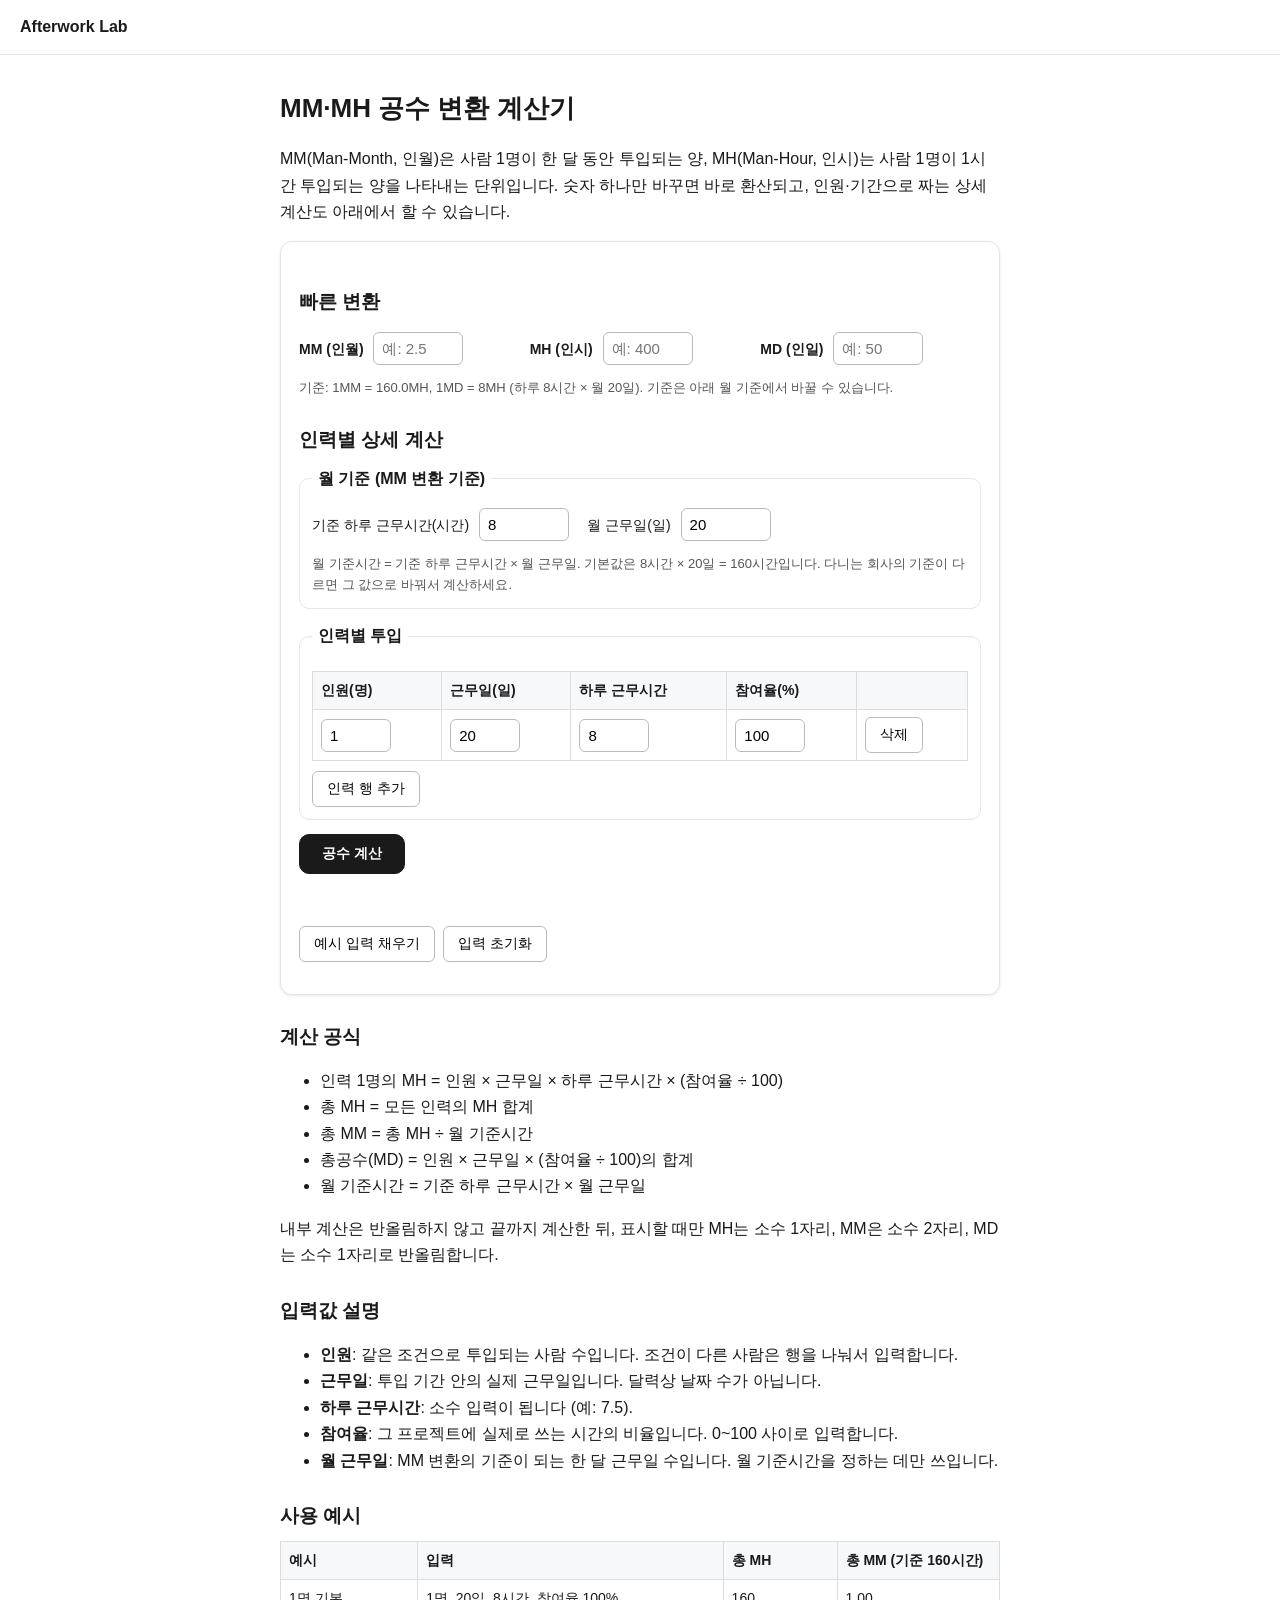
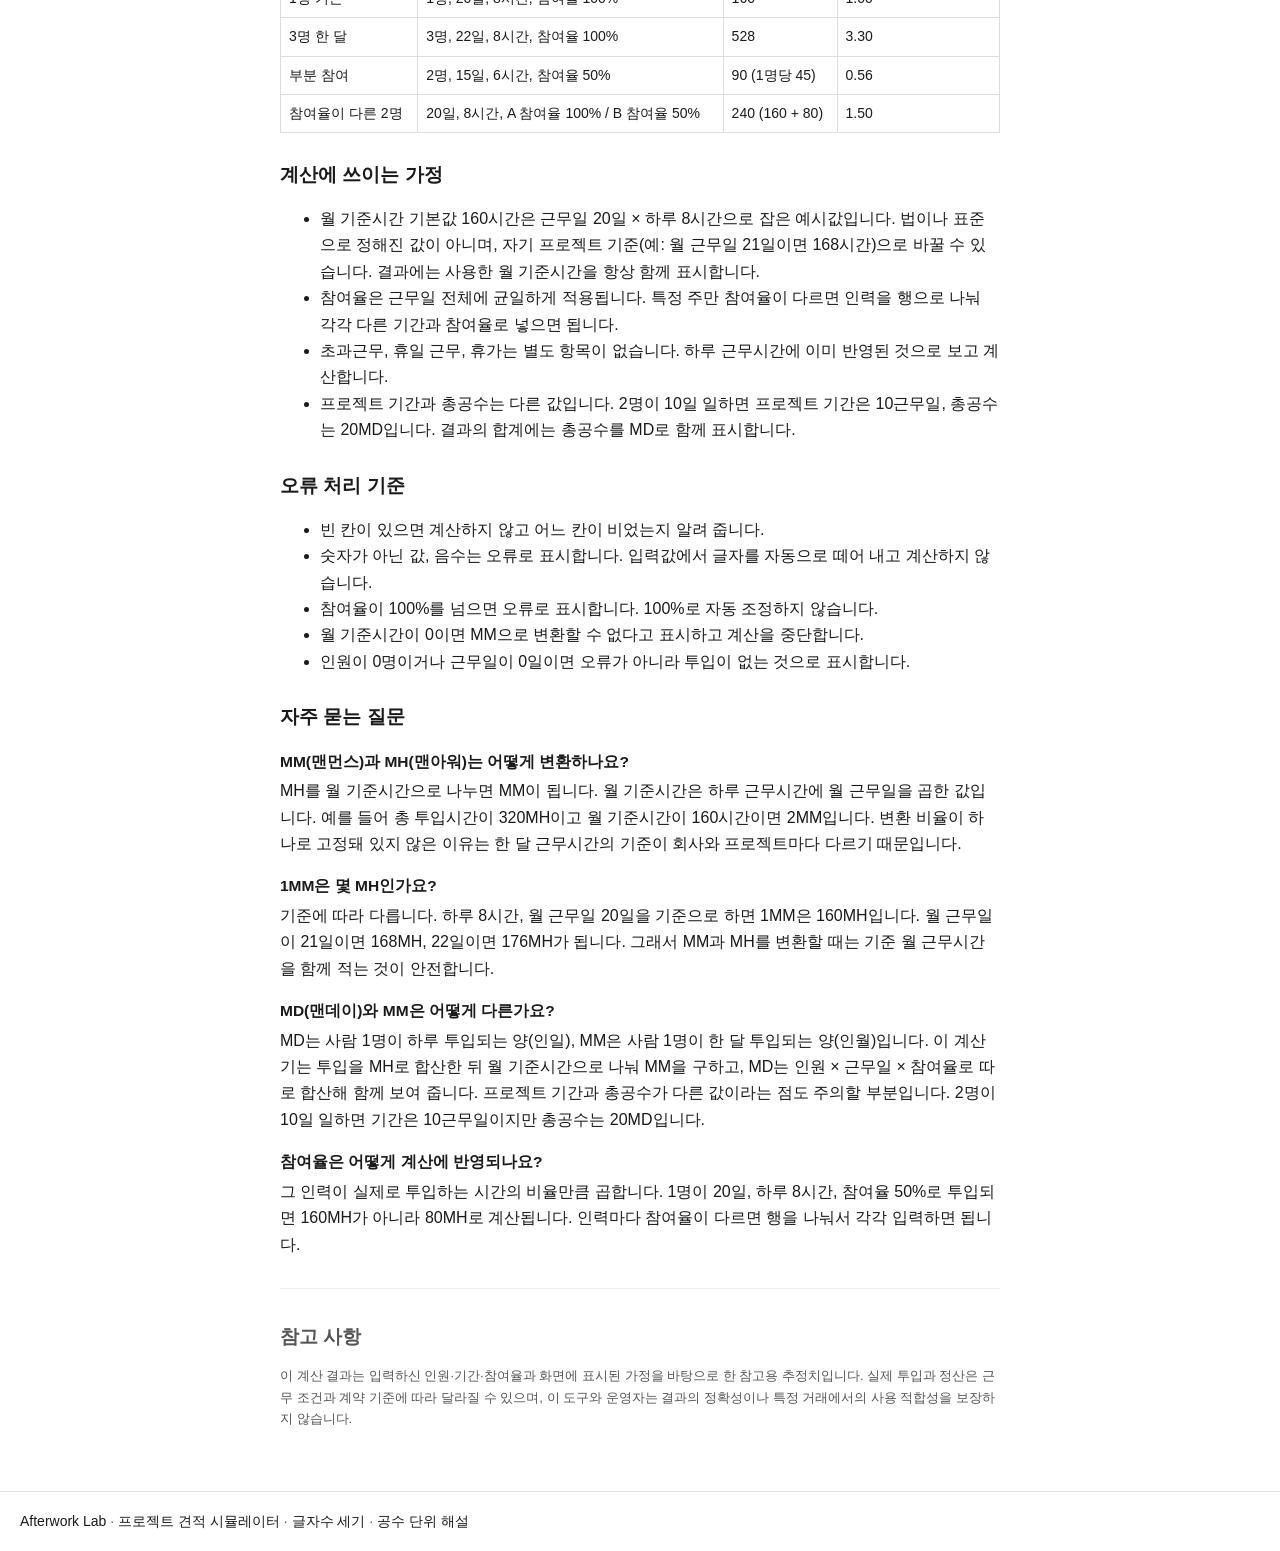
<file: tools/mm-mh/index.html>
<!DOCTYPE html>
<html lang="ko">
<head>
<meta charset="utf-8">
<meta name="viewport" content="width=device-width, initial-scale=1">
<title>MM·MH 공수 변환 계산기 — 인월·인시 환산 | Afterwork Lab</title>
<meta name="description" content="인원, 근무일, 하루 근무시간, 참여율을 넣으면 총 투입시간(MH), 인월(MM), 총공수(MD)를 계산합니다. 월 기준시간은 하루 근무시간과 월 근무일로 정하는 방식을 그대로 보여 줍니다.">
<link rel="canonical" href="https://afterworkslab.com/tools/mm-mh/">
<link rel="stylesheet" href="/style.css">
<meta property="og:type" content="website">
<meta property="og:site_name" content="Afterwork Lab">
<meta property="og:title" content="MM·MH 공수 변환 계산기 — 인월·인시 환산 | Afterwork Lab">
<meta property="og:description" content="인원, 근무일, 하루 근무시간, 참여율을 넣으면 총 투입시간(MH), 인월(MM), 총공수(MD)를 계산합니다. 월 기준시간은 하루 근무시간과 월 근무일로 정하는 방식을 그대로 보여 줍니다.">
<meta property="og:url" content="https://afterworkslab.com/tools/mm-mh/">
<meta name="twitter:card" content="summary">
<script type="application/ld+json">
{"@context":"https://schema.org","@type":"WebApplication","name":"MM·MH 공수 변환 계산기","url":"https://afterworkslab.com/tools/mm-mh/","applicationCategory":"BusinessApplication","operatingSystem":"Web","offers":{"@type":"Offer","price":"0","priceCurrency":"KRW"}}
</script>
<script type="application/ld+json">
{"@context":"https://schema.org","@type":"FAQPage","mainEntity":[{"@type":"Question","name":"MM(맨먼스)과 MH(맨아워)는 어떻게 변환하나요?","acceptedAnswer":{"@type":"Answer","text":"MH를 월 기준시간으로 나누면 MM이 됩니다. 월 기준시간은 하루 근무시간에 월 근무일을 곱한 값입니다. 예를 들어 총 투입시간이 320MH이고 월 기준시간이 160시간이면 2MM입니다."}},{"@type":"Question","name":"1MM은 몇 MH인가요?","acceptedAnswer":{"@type":"Answer","text":"기준에 따라 다릅니다. 하루 8시간, 월 근무일 20일을 기준으로 하면 1MM은 160MH입니다. 월 근무일이 21일이면 168MH, 22일이면 176MH가 됩니다."}},{"@type":"Question","name":"MD(맨데이)와 MM은 어떻게 다른가요?","acceptedAnswer":{"@type":"Answer","text":"MD는 사람 1명이 하루 투입되는 양(인일), MM은 사람 1명이 한 달 투입되는 양(인월)입니다. 2명이 10일 일하면 기간은 10근무일이지만 총공수는 20MD입니다."}},{"@type":"Question","name":"참여율은 어떻게 계산에 반영되나요?","acceptedAnswer":{"@type":"Answer","text":"그 인력이 실제로 투입하는 시간의 비율만큼 곱합니다. 1명이 20일, 하루 8시간, 참여율 50%로 투입되면 160MH가 아니라 80MH로 계산됩니다."}}]}
</script>
<!-- Google tag (gtag.js) -->
<script async src="https://www.googletagmanager.com/gtag/js?id=G-RK33Z9GQX3"></script>
<script>
window.dataLayer = window.dataLayer || [];
function gtag(){dataLayer.push(arguments);}
gtag('js', new Date());
gtag('config', 'G-RK33Z9GQX3');
</script>
</head>
<body>
<header class="site-header"><a href="/">Afterwork Lab</a></header>
<main>
<h1>MM·MH 공수 변환 계산기</h1>
<p>MM(Man-Month, 인월)은 사람 1명이 한 달 동안 투입되는 양, MH(Man-Hour, 인시)는 사람 1명이 1시간 투입되는 양을 나타내는 단위입니다. 숫자 하나만 바꾸면 바로 환산되고, 인원·기간으로 짜는 상세 계산도 아래에서 할 수 있습니다.</p>

<section class="calculator">
<h2>빠른 변환</h2>
<div class="quick-grid">
<label>MM (인월) <input type="text" inputmode="decimal" id="quick-mm" placeholder="예: 2.5"></label>
<label>MH (인시) <input type="text" inputmode="decimal" id="quick-mh" placeholder="예: 400"></label>
<label>MD (인일) <input type="text" inputmode="decimal" id="quick-md" placeholder="예: 50"></label>
</div>
<p class="note" id="quick-base">기준: 1MM = 160.0MH, 1MD = 8MH (하루 8시간 × 월 20일). 기준은 아래 월 기준에서 바꿀 수 있습니다.</p>
<h2>인력별 상세 계산</h2>
<form id="calc-form">
<fieldset>
<legend>월 기준 (MM 변환 기준)</legend>
<label>기준 하루 근무시간(시간) <input type="text" inputmode="decimal" id="std-hours" value="8"></label>
<label>월 근무일(일) <input type="text" inputmode="numeric" id="workdays" value="20"></label>
<p class="note">월 기준시간 = 기준 하루 근무시간 × 월 근무일. 기본값은 8시간 × 20일 = 160시간입니다. 다니는 회사의 기준이 다르면 그 값으로 바꿔서 계산하세요.</p>
</fieldset>
<fieldset>
<legend>인력별 투입</legend>
<table class="input-table">
<thead><tr><th>인원(명)</th><th>근무일(일)</th><th>하루 근무시간</th><th>참여율(%)</th><th></th></tr></thead>
<tbody id="rows"></tbody>
</table>
<button type="button" id="add-row">인력 행 추가</button>
</fieldset>
<button type="submit" class="primary">공수 계산</button>
<p id="error" class="error" role="alert"></p>
</form>
<div class="tool-actions">
<button type="button" id="load-example">예시 입력 채우기</button>
<button type="button" id="reset-input">입력 초기화</button>
</div>
<div id="summary" class="summary" hidden>
<div class="stat-grid stat-grid-3">
<div class="stat primary"><span class="num" id="sum-mh">-</span><span class="lbl">총 투입시간 (MH)</span></div>
<div class="stat"><span class="num" id="sum-mm">-</span><span class="lbl">총 인월 (MM)</span></div>
<div class="stat"><span class="num" id="sum-md">-</span><span class="lbl">총공수 (MD)</span></div>
</div>
<div class="tool-actions">
<button type="button" id="copy-result">결과 복사</button>
<span class="feedback" id="copy-feedback"></span>
</div>
</div>
<div id="result" class="result"></div>
</section>

<section>
<h2>계산 공식</h2>
<ul>
<li>인력 1명의 MH = 인원 × 근무일 × 하루 근무시간 × (참여율 ÷ 100)</li>
<li>총 MH = 모든 인력의 MH 합계</li>
<li>총 MM = 총 MH ÷ 월 기준시간</li>
<li>총공수(MD) = 인원 × 근무일 × (참여율 ÷ 100)의 합계</li>
<li>월 기준시간 = 기준 하루 근무시간 × 월 근무일</li>
</ul>
<p>내부 계산은 반올림하지 않고 끝까지 계산한 뒤, 표시할 때만 MH는 소수 1자리, MM은 소수 2자리, MD는 소수 1자리로 반올림합니다.</p>
</section>

<section>
<h2>입력값 설명</h2>
<ul>
<li><strong>인원</strong>: 같은 조건으로 투입되는 사람 수입니다. 조건이 다른 사람은 행을 나눠서 입력합니다.</li>
<li><strong>근무일</strong>: 투입 기간 안의 실제 근무일입니다. 달력상 날짜 수가 아닙니다.</li>
<li><strong>하루 근무시간</strong>: 소수 입력이 됩니다 (예: 7.5).</li>
<li><strong>참여율</strong>: 그 프로젝트에 실제로 쓰는 시간의 비율입니다. 0~100 사이로 입력합니다.</li>
<li><strong>월 근무일</strong>: MM 변환의 기준이 되는 한 달 근무일 수입니다. 월 기준시간을 정하는 데만 쓰입니다.</li>
</ul>
</section>

<section>
<h2>사용 예시</h2>
<table class="example-table">
<thead><tr><th>예시</th><th>입력</th><th>총 MH</th><th>총 MM (기준 160시간)</th></tr></thead>
<tbody>
<tr><td>1명 기본</td><td>1명, 20일, 8시간, 참여율 100%</td><td>160</td><td>1.00</td></tr>
<tr><td>3명 한 달</td><td>3명, 22일, 8시간, 참여율 100%</td><td>528</td><td>3.30</td></tr>
<tr><td>부분 참여</td><td>2명, 15일, 6시간, 참여율 50%</td><td>90 (1명당 45)</td><td>0.56</td></tr>
<tr><td>참여율이 다른 2명</td><td>20일, 8시간, A 참여율 100% / B 참여율 50%</td><td>240 (160 + 80)</td><td>1.50</td></tr>
</tbody>
</table>
</section>

<section>
<h2>계산에 쓰이는 가정</h2>
<ul>
<li>월 기준시간 기본값 160시간은 근무일 20일 × 하루 8시간으로 잡은 예시값입니다. 법이나 표준으로 정해진 값이 아니며, 자기 프로젝트 기준(예: 월 근무일 21일이면 168시간)으로 바꿀 수 있습니다. 결과에는 사용한 월 기준시간을 항상 함께 표시합니다.</li>
<li>참여율은 근무일 전체에 균일하게 적용됩니다. 특정 주만 참여율이 다르면 인력을 행으로 나눠 각각 다른 기간과 참여율로 넣으면 됩니다.</li>
<li>초과근무, 휴일 근무, 휴가는 별도 항목이 없습니다. 하루 근무시간에 이미 반영된 것으로 보고 계산합니다.</li>
<li>프로젝트 기간과 총공수는 다른 값입니다. 2명이 10일 일하면 프로젝트 기간은 10근무일, 총공수는 20MD입니다. 결과의 합계에는 총공수를 MD로 함께 표시합니다.</li>
</ul>
</section>

<section>
<h2>오류 처리 기준</h2>
<ul>
<li>빈 칸이 있으면 계산하지 않고 어느 칸이 비었는지 알려 줍니다.</li>
<li>숫자가 아닌 값, 음수는 오류로 표시합니다. 입력값에서 글자를 자동으로 떼어 내고 계산하지 않습니다.</li>
<li>참여율이 100%를 넘으면 오류로 표시합니다. 100%로 자동 조정하지 않습니다.</li>
<li>월 기준시간이 0이면 MM으로 변환할 수 없다고 표시하고 계산을 중단합니다.</li>
<li>인원이 0명이거나 근무일이 0일이면 오류가 아니라 투입이 없는 것으로 표시합니다.</li>
</ul>
</section>

<section class="faq">
<h2>자주 묻는 질문</h2>
<h3>MM(맨먼스)과 MH(맨아워)는 어떻게 변환하나요?</h3>
<p>MH를 월 기준시간으로 나누면 MM이 됩니다. 월 기준시간은 하루 근무시간에 월 근무일을 곱한 값입니다. 예를 들어 총 투입시간이 320MH이고 월 기준시간이 160시간이면 2MM입니다. 변환 비율이 하나로 고정돼 있지 않은 이유는 한 달 근무시간의 기준이 회사와 프로젝트마다 다르기 때문입니다.</p>
<h3>1MM은 몇 MH인가요?</h3>
<p>기준에 따라 다릅니다. 하루 8시간, 월 근무일 20일을 기준으로 하면 1MM은 160MH입니다. 월 근무일이 21일이면 168MH, 22일이면 176MH가 됩니다. 그래서 MM과 MH를 변환할 때는 기준 월 근무시간을 함께 적는 것이 안전합니다.</p>
<h3>MD(맨데이)와 MM은 어떻게 다른가요?</h3>
<p>MD는 사람 1명이 하루 투입되는 양(인일), MM은 사람 1명이 한 달 투입되는 양(인월)입니다. 이 계산기는 투입을 MH로 합산한 뒤 월 기준시간으로 나눠 MM을 구하고, MD는 인원 × 근무일 × 참여율로 따로 합산해 함께 보여 줍니다. 프로젝트 기간과 총공수가 다른 값이라는 점도 주의할 부분입니다. 2명이 10일 일하면 기간은 10근무일이지만 총공수는 20MD입니다.</p>
<h3>참여율은 어떻게 계산에 반영되나요?</h3>
<p>그 인력이 실제로 투입하는 시간의 비율만큼 곱합니다. 1명이 20일, 하루 8시간, 참여율 50%로 투입되면 160MH가 아니라 80MH로 계산됩니다. 인력마다 참여율이 다르면 행을 나눠서 각각 입력하면 됩니다.</p>
</section>

<section class="disclaimer">
<h2>참고 사항</h2>
<p>이 계산 결과는 입력하신 인원·기간·참여율과 화면에 표시된 가정을 바탕으로 한 참고용 추정치입니다. 실제 투입과 정산은 근무 조건과 계약 기준에 따라 달라질 수 있으며, 이 도구와 운영자는 결과의 정확성이나 특정 거래에서의 사용 적합성을 보장하지 않습니다.</p>
</section>
</main>
<footer class="site-footer"><a href="/">Afterwork Lab</a> · <a href="/tools/project-estimate/">프로젝트 견적 시뮬레이터</a> · <a href="/tools/char-count/">글자수 세기</a> · <a href="/guides/mm-mh-md/">공수 단위 해설</a></footer>
<script src="calc.js"></script>
<script src="page.js"></script>
</body>
</html>
</file>
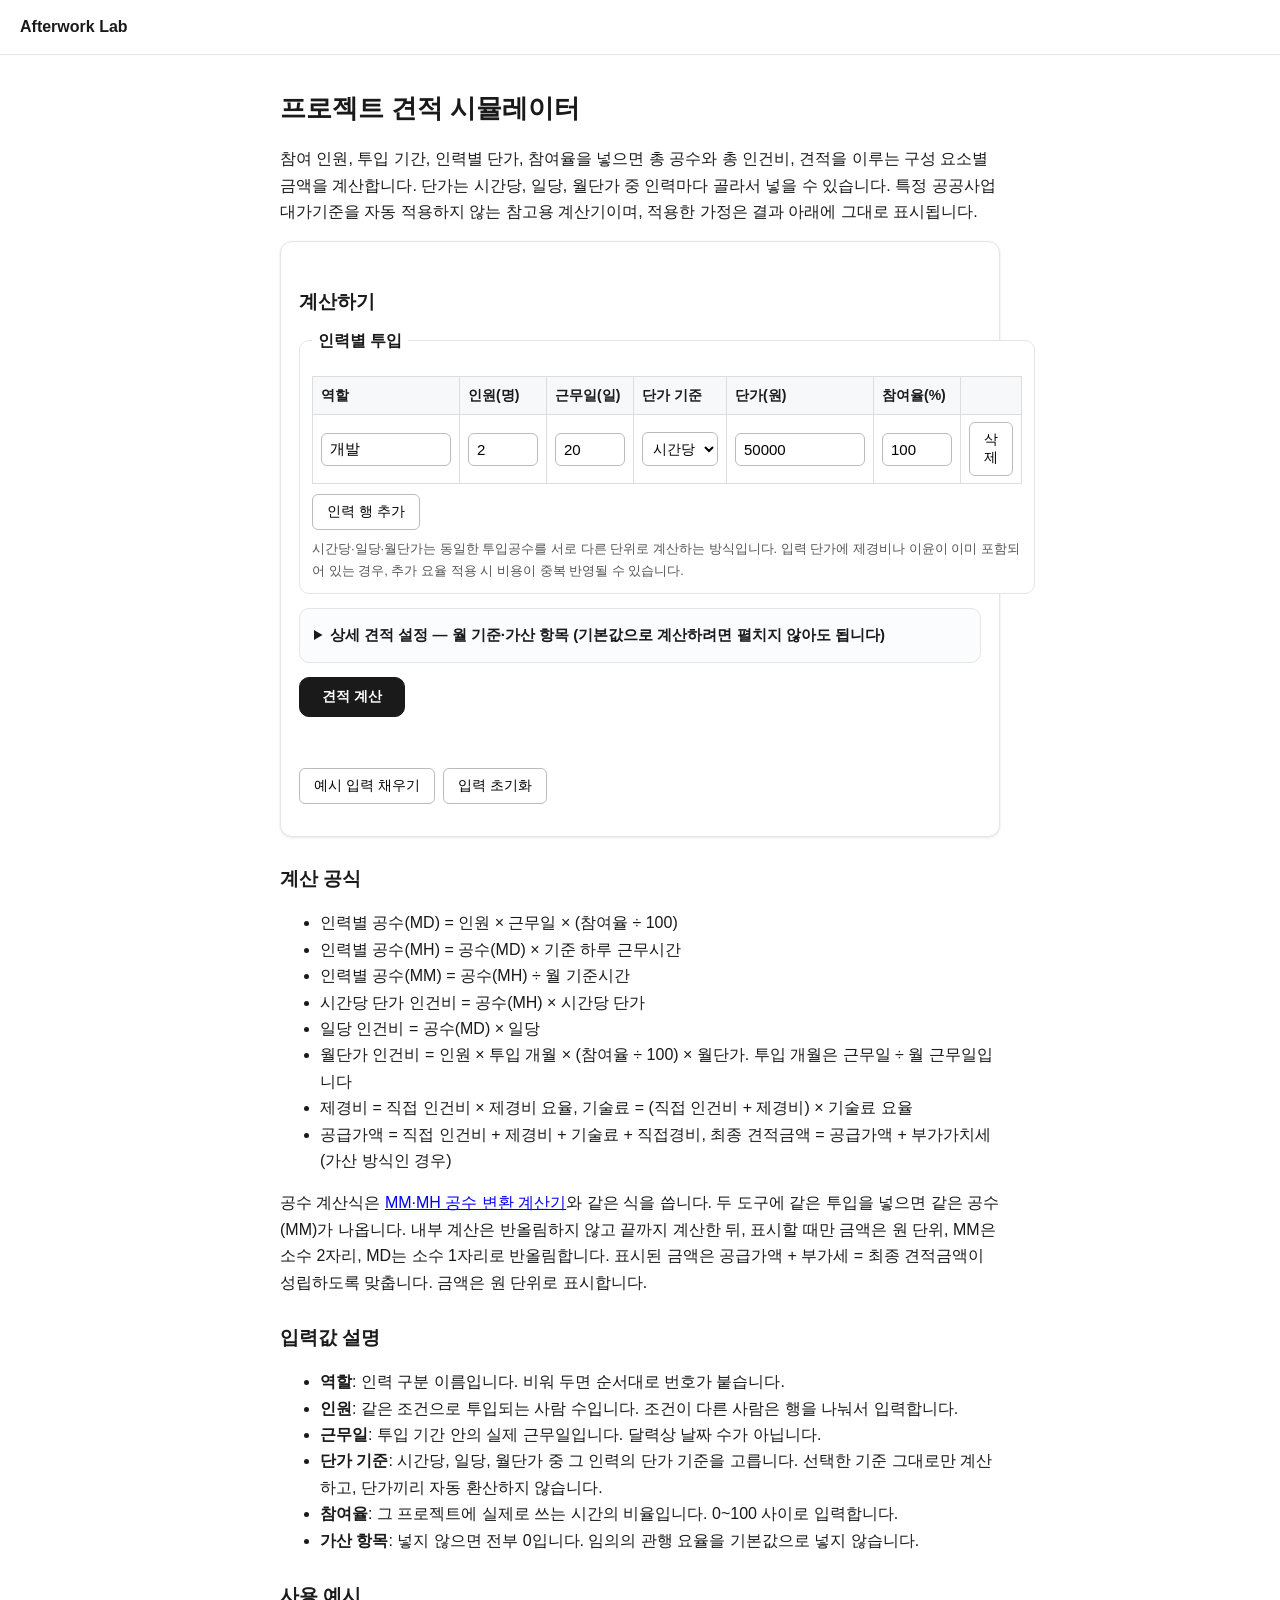
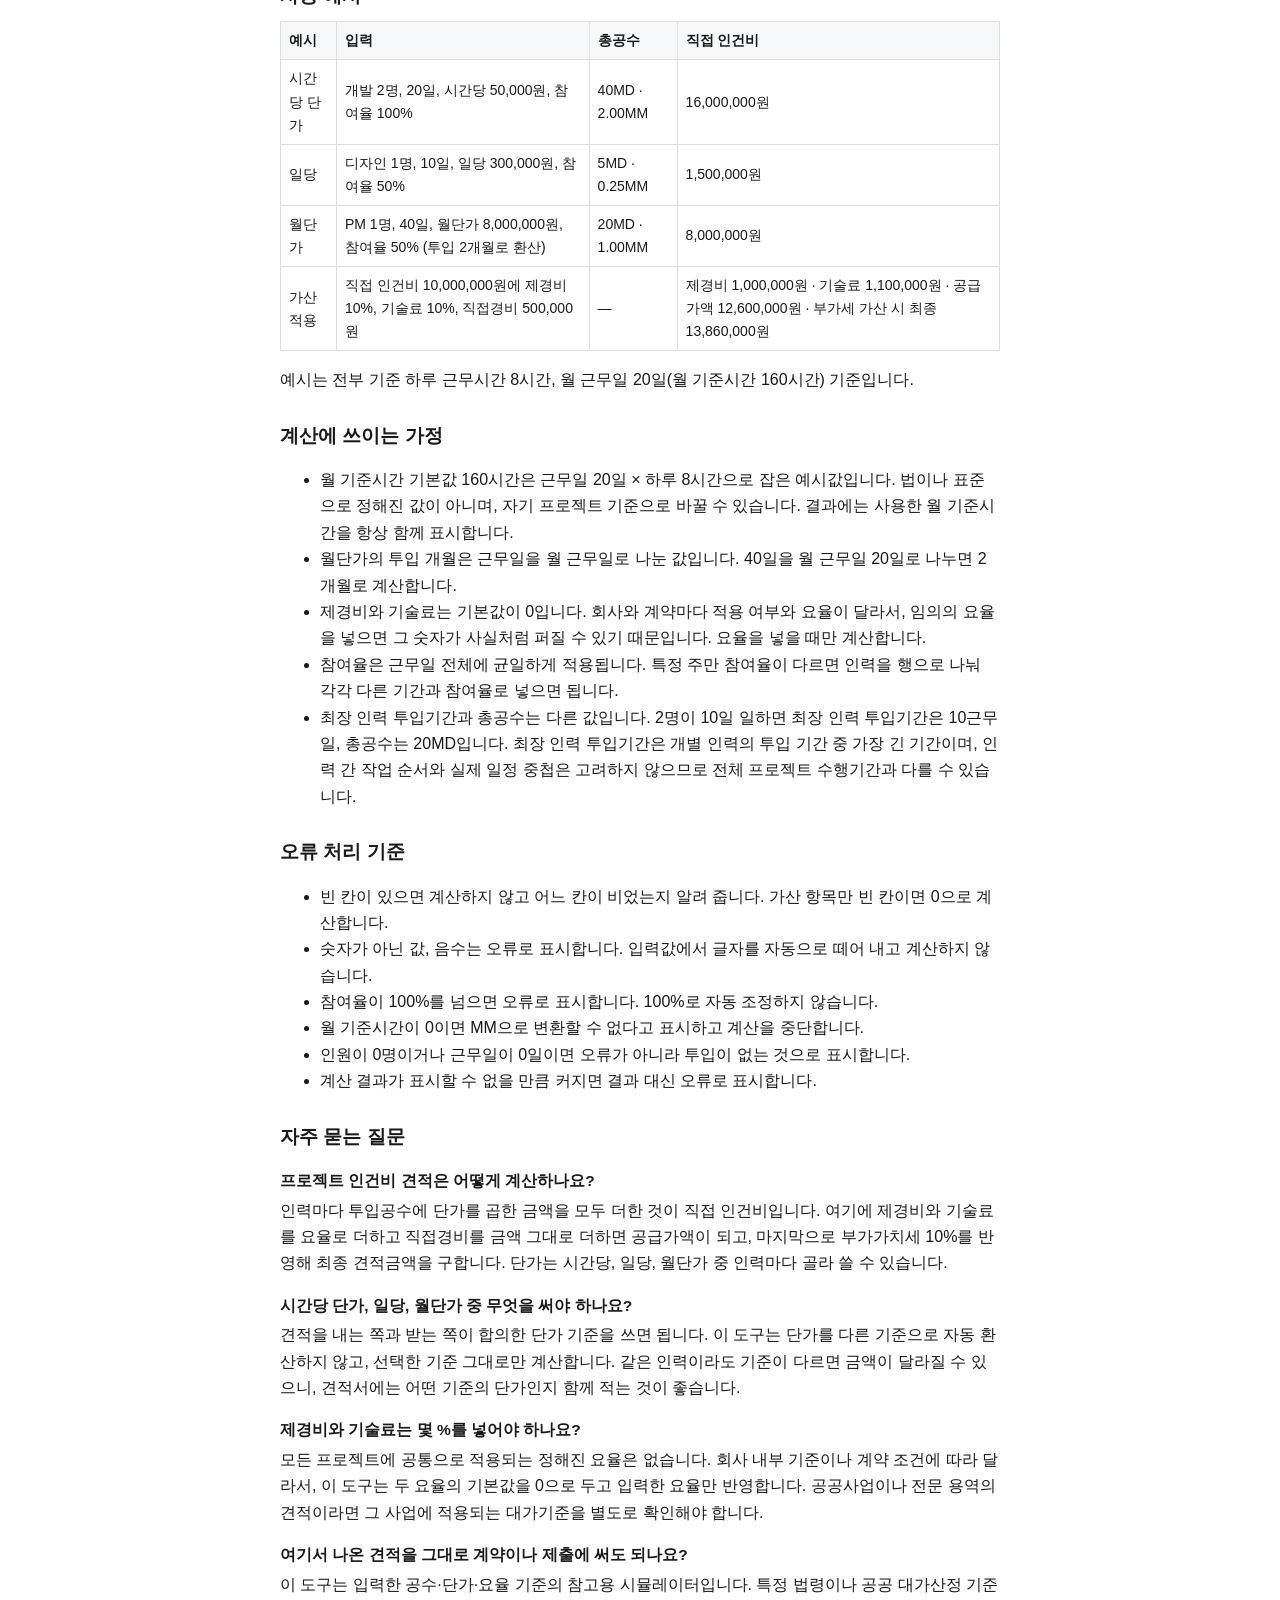
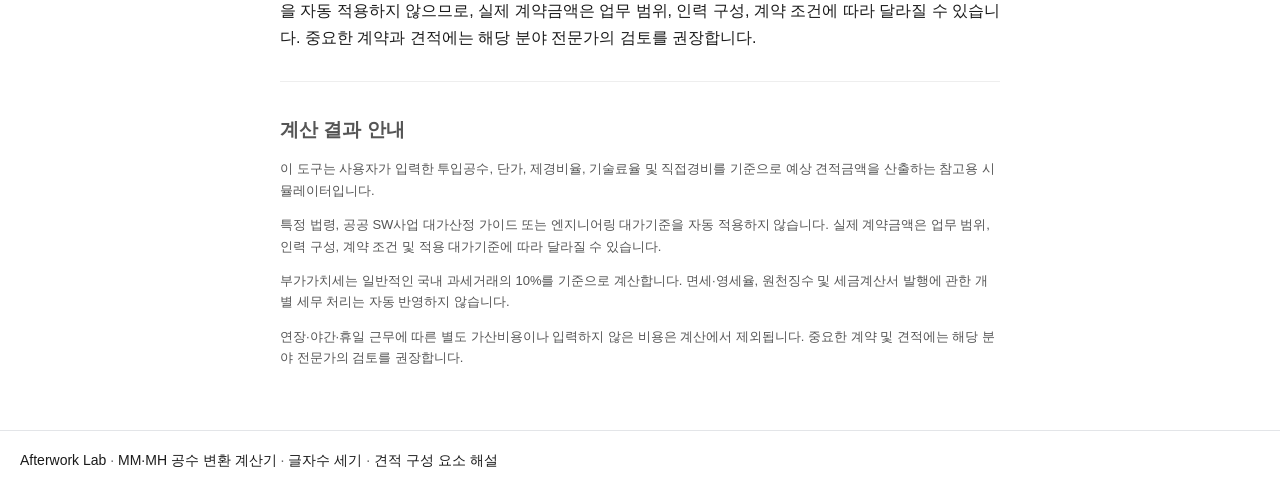
<file: tools/project-estimate/index.html>
<!DOCTYPE html>
<html lang="ko">
<head>
<meta charset="utf-8">
<meta name="viewport" content="width=device-width, initial-scale=1">
<title>프로젝트 견적 시뮬레이터 — 인건비 견적 계산 | Afterwork Lab</title>
<meta name="description" content="참여 인원, 투입 기간, 인력별 단가, 참여율을 넣으면 총 공수와 총 인건비, 제경비·기술료·직접경비·부가세를 나눈 견적 구성(참고값)을 계산합니다.">
<link rel="canonical" href="https://afterworkslab.com/tools/project-estimate/">
<link rel="stylesheet" href="/style.css">
<meta property="og:type" content="website">
<meta property="og:site_name" content="Afterwork Lab">
<meta property="og:title" content="프로젝트 견적 시뮬레이터 — 인건비 견적 계산 | Afterwork Lab">
<meta property="og:description" content="참여 인원, 투입 기간, 인력별 단가, 참여율을 넣으면 총 공수와 총 인건비, 제경비·기술료·직접경비·부가세를 나눈 견적 구성(참고값)을 계산합니다.">
<meta property="og:url" content="https://afterworkslab.com/tools/project-estimate/">
<meta name="twitter:card" content="summary">
<script type="application/ld+json">
{"@context":"https://schema.org","@type":"WebApplication","name":"프로젝트 견적 시뮬레이터","url":"https://afterworkslab.com/tools/project-estimate/","applicationCategory":"BusinessApplication","operatingSystem":"Web","offers":{"@type":"Offer","price":"0","priceCurrency":"KRW"}}
</script>
<script type="application/ld+json">
{"@context":"https://schema.org","@type":"FAQPage","mainEntity":[{"@type":"Question","name":"프로젝트 인건비 견적은 어떻게 계산하나요?","acceptedAnswer":{"@type":"Answer","text":"인력마다 투입공수에 단가를 곱한 금액을 모두 더한 것이 직접 인건비입니다. 여기에 제경비와 기술료를 요율로 더하고 직접경비를 금액 그대로 더하면 공급가액이 되고, 마지막으로 부가가치세 10%를 반영해 최종 견적금액을 구합니다."}},{"@type":"Question","name":"시간당 단가, 일당, 월단가 중 무엇을 써야 하나요?","acceptedAnswer":{"@type":"Answer","text":"견적을 내는 쪽과 받는 쪽이 합의한 단가 기준을 쓰면 됩니다. 이 도구는 단가를 다른 기준으로 자동 환산하지 않고, 선택한 기준 그대로만 계산합니다."}},{"@type":"Question","name":"제경비와 기술료는 몇 %를 넣어야 하나요?","acceptedAnswer":{"@type":"Answer","text":"모든 프로젝트에 공통으로 적용되는 정해진 요율은 없습니다. 회사 내부 기준이나 계약 조건에 따라 달라서, 이 도구는 두 요율의 기본값을 0으로 두고 입력한 요율만 반영합니다."}},{"@type":"Question","name":"여기서 나온 견적을 그대로 계약이나 제출에 써도 되나요?","acceptedAnswer":{"@type":"Answer","text":"이 도구는 입력한 공수·단가·요율 기준의 참고용 시뮬레이터입니다. 실제 계약금액은 업무 범위, 인력 구성, 계약 조건에 따라 달라질 수 있습니다."}}]}
</script>
<!-- Google tag (gtag.js) -->
<script async src="https://www.googletagmanager.com/gtag/js?id=G-RK33Z9GQX3"></script>
<script>
window.dataLayer = window.dataLayer || [];
function gtag(){dataLayer.push(arguments);}
gtag('js', new Date());
gtag('config', 'G-RK33Z9GQX3');
</script>
</head>
<body>
<header class="site-header"><a href="/">Afterwork Lab</a></header>
<main>
<h1>프로젝트 견적 시뮬레이터</h1>
<p>참여 인원, 투입 기간, 인력별 단가, 참여율을 넣으면 총 공수와 총 인건비, 견적을 이루는 구성 요소별 금액을 계산합니다. 단가는 시간당, 일당, 월단가 중 인력마다 골라서 넣을 수 있습니다. 특정 공공사업 대가기준을 자동 적용하지 않는 참고용 계산기이며, 적용한 가정은 결과 아래에 그대로 표시됩니다.</p>

<section class="calculator">
<h2>계산하기</h2>
<form id="calc-form">
<fieldset>
<legend>인력별 투입</legend>
<table class="input-table">
<thead><tr><th>역할</th><th>인원(명)</th><th>근무일(일)</th><th>단가 기준</th><th>단가(원)</th><th>참여율(%)</th><th></th></tr></thead>
<tbody id="rows"></tbody>
</table>
<button type="button" id="add-row">인력 행 추가</button>
<p class="note">시간당·일당·월단가는 동일한 투입공수를 서로 다른 단위로 계산하는 방식입니다. 입력 단가에 제경비나 이윤이 이미 포함되어 있는 경우, 추가 요율 적용 시 비용이 중복 반영될 수 있습니다.</p>
</fieldset>
<details class="settings-fold">
<summary>상세 견적 설정 — 월 기준·가산 항목 (기본값으로 계산하려면 펼치지 않아도 됩니다)</summary>
<fieldset>
<legend>월 기준 (MM 변환과 월단가 환산 기준)</legend>
<label>기준 하루 근무시간(시간) <input type="text" inputmode="decimal" id="std-hours" value="8"></label>
<label>월 근무일(일) <input type="text" inputmode="numeric" id="workdays" value="20"></label>
<p class="note">월 기준시간 = 기준 하루 근무시간 × 월 근무일. 기본값은 8시간 × 20일 = 160시간입니다. 월단가의 투입 개월도 근무일 ÷ 월 근무일로 환산합니다. 월 근무일 기본값 20일은 환산을 위한 편의상 가정입니다. 모든 달의 법정 근무일이 20일이라는 뜻은 아닙니다.</p>
</fieldset>
<fieldset>
<legend>가산 항목 (선택 — 입력하지 않으면 0)</legend>
<label>제경비 요율(%) <input type="text" inputmode="decimal" id="overhead" placeholder="0"></label>
<label>기술료 요율(%) <input type="text" inputmode="decimal" id="tech" placeholder="0"></label>
<label>직접경비(원) <input type="text" inputmode="numeric" id="direct-expense" class="wide" placeholder="0"></label>
<p class="note">제경비는 직접 인건비에 요율을 곱해 계산하고, 기술료는 직접 인건비와 제경비를 더한 금액에 요율을 곱해 계산합니다. 직접경비는 요율이 아니라 금액을 그대로 더합니다. 직접경비는 부가가치세를 더하기 전 금액(공급가액 기준)으로 입력합니다.</p>
<p class="note">제경비율과 기술료율은 기본 0%이며 사용자가 직접 설정합니다. 이는 특정 법령이나 공공사업 대가산정 기준의 권장 요율을 뜻하지 않습니다. 공공사업 또는 전문 엔지니어링 용역의 견적에는 해당 사업에 적용되는 별도의 대가기준을 확인해야 합니다. 두 요율에는 100% 상한을 두지 않습니다.</p>
<label>부가가치세 <input type="radio" name="vat" value="separate" checked> 입력 금액 기준 부가세 10% 가산</label>
<label><input type="radio" name="vat" value="included"> 입력 금액에 포함된 부가세 10/110 역산</label>
<p class="note">부가가치세 세율은 10%입니다. '가산'은 입력 금액으로 산출한 합계를 공급가액으로 보고 부가세를 더합니다. '역산'은 입력 단가와 경비로 산출한 합계가 부가세 포함 금액이라고 가정하여 공급가액과 부가세를 역산합니다. 최종 합계에 부가세를 추가하지 않습니다.</p>
</fieldset>
</details>
<button type="submit" class="primary">견적 계산</button>
<p id="error" class="error" role="alert"></p>
</form>
<div class="tool-actions">
<button type="button" id="load-example">예시 입력 채우기</button>
<button type="button" id="reset-input">입력 초기화</button>
</div>
<div id="summary" class="summary" hidden>
<div class="stat-grid">
<div class="stat primary"><span class="num" id="sum-total">-</span><span class="lbl">최종 견적금액 (원, 부가세 포함)</span></div>
<div class="stat"><span class="num" id="sum-supply">-</span><span class="lbl">공급가액 (원)</span></div>
<div class="stat"><span class="num" id="sum-labor">-</span><span class="lbl">직접 인건비 (원)</span></div>
<div class="stat"><span class="num" id="sum-mm">-</span><span class="lbl">총 인월 (MM)</span></div>
</div>
<div class="tool-actions">
<button type="button" id="copy-result">결과 복사</button>
<span class="feedback" id="copy-feedback"></span>
</div>
</div>
<div id="result" class="result"></div>
</section>

<section>
<h2>계산 공식</h2>
<ul>
<li>인력별 공수(MD) = 인원 × 근무일 × (참여율 ÷ 100)</li>
<li>인력별 공수(MH) = 공수(MD) × 기준 하루 근무시간</li>
<li>인력별 공수(MM) = 공수(MH) ÷ 월 기준시간</li>
<li>시간당 단가 인건비 = 공수(MH) × 시간당 단가</li>
<li>일당 인건비 = 공수(MD) × 일당</li>
<li>월단가 인건비 = 인원 × 투입 개월 × (참여율 ÷ 100) × 월단가. 투입 개월은 근무일 ÷ 월 근무일입니다</li>
<li>제경비 = 직접 인건비 × 제경비 요율, 기술료 = (직접 인건비 + 제경비) × 기술료 요율</li>
<li>공급가액 = 직접 인건비 + 제경비 + 기술료 + 직접경비, 최종 견적금액 = 공급가액 + 부가가치세 (가산 방식인 경우)</li>
</ul>
<p>공수 계산식은 <a href="/tools/mm-mh/">MM·MH 공수 변환 계산기</a>와 같은 식을 씁니다. 두 도구에 같은 투입을 넣으면 같은 공수(MM)가 나옵니다. 내부 계산은 반올림하지 않고 끝까지 계산한 뒤, 표시할 때만 금액은 원 단위, MM은 소수 2자리, MD는 소수 1자리로 반올림합니다. 표시된 금액은 공급가액 + 부가세 = 최종 견적금액이 성립하도록 맞춥니다. 금액은 원 단위로 표시합니다.</p>
</section>

<section>
<h2>입력값 설명</h2>
<ul>
<li><strong>역할</strong>: 인력 구분 이름입니다. 비워 두면 순서대로 번호가 붙습니다.</li>
<li><strong>인원</strong>: 같은 조건으로 투입되는 사람 수입니다. 조건이 다른 사람은 행을 나눠서 입력합니다.</li>
<li><strong>근무일</strong>: 투입 기간 안의 실제 근무일입니다. 달력상 날짜 수가 아닙니다.</li>
<li><strong>단가 기준</strong>: 시간당, 일당, 월단가 중 그 인력의 단가 기준을 고릅니다. 선택한 기준 그대로만 계산하고, 단가끼리 자동 환산하지 않습니다.</li>
<li><strong>참여율</strong>: 그 프로젝트에 실제로 쓰는 시간의 비율입니다. 0~100 사이로 입력합니다.</li>
<li><strong>가산 항목</strong>: 넣지 않으면 전부 0입니다. 임의의 관행 요율을 기본값으로 넣지 않습니다.</li>
</ul>
</section>

<section>
<h2>사용 예시</h2>
<table class="example-table">
<thead><tr><th>예시</th><th>입력</th><th>총공수</th><th>직접 인건비</th></tr></thead>
<tbody>
<tr><td>시간당 단가</td><td>개발 2명, 20일, 시간당 50,000원, 참여율 100%</td><td>40MD · 2.00MM</td><td>16,000,000원</td></tr>
<tr><td>일당</td><td>디자인 1명, 10일, 일당 300,000원, 참여율 50%</td><td>5MD · 0.25MM</td><td>1,500,000원</td></tr>
<tr><td>월단가</td><td>PM 1명, 40일, 월단가 8,000,000원, 참여율 50% (투입 2개월로 환산)</td><td>20MD · 1.00MM</td><td>8,000,000원</td></tr>
<tr><td>가산 적용</td><td>직접 인건비 10,000,000원에 제경비 10%, 기술료 10%, 직접경비 500,000원</td><td>—</td><td>제경비 1,000,000원 · 기술료 1,100,000원 · 공급가액 12,600,000원 · 부가세 가산 시 최종 13,860,000원</td></tr>
</tbody>
</table>
<p>예시는 전부 기준 하루 근무시간 8시간, 월 근무일 20일(월 기준시간 160시간) 기준입니다.</p>
</section>

<section>
<h2>계산에 쓰이는 가정</h2>
<ul>
<li>월 기준시간 기본값 160시간은 근무일 20일 × 하루 8시간으로 잡은 예시값입니다. 법이나 표준으로 정해진 값이 아니며, 자기 프로젝트 기준으로 바꿀 수 있습니다. 결과에는 사용한 월 기준시간을 항상 함께 표시합니다.</li>
<li>월단가의 투입 개월은 근무일을 월 근무일로 나눈 값입니다. 40일을 월 근무일 20일로 나누면 2개월로 계산합니다.</li>
<li>제경비와 기술료는 기본값이 0입니다. 회사와 계약마다 적용 여부와 요율이 달라서, 임의의 요율을 넣으면 그 숫자가 사실처럼 퍼질 수 있기 때문입니다. 요율을 넣을 때만 계산합니다.</li>
<li>참여율은 근무일 전체에 균일하게 적용됩니다. 특정 주만 참여율이 다르면 인력을 행으로 나눠 각각 다른 기간과 참여율로 넣으면 됩니다.</li>
<li>최장 인력 투입기간과 총공수는 다른 값입니다. 2명이 10일 일하면 최장 인력 투입기간은 10근무일, 총공수는 20MD입니다. 최장 인력 투입기간은 개별 인력의 투입 기간 중 가장 긴 기간이며, 인력 간 작업 순서와 실제 일정 중첩은 고려하지 않으므로 전체 프로젝트 수행기간과 다를 수 있습니다.</li>
</ul>
</section>

<section>
<h2>오류 처리 기준</h2>
<ul>
<li>빈 칸이 있으면 계산하지 않고 어느 칸이 비었는지 알려 줍니다. 가산 항목만 빈 칸이면 0으로 계산합니다.</li>
<li>숫자가 아닌 값, 음수는 오류로 표시합니다. 입력값에서 글자를 자동으로 떼어 내고 계산하지 않습니다.</li>
<li>참여율이 100%를 넘으면 오류로 표시합니다. 100%로 자동 조정하지 않습니다.</li>
<li>월 기준시간이 0이면 MM으로 변환할 수 없다고 표시하고 계산을 중단합니다.</li>
<li>인원이 0명이거나 근무일이 0일이면 오류가 아니라 투입이 없는 것으로 표시합니다.</li>
<li>계산 결과가 표시할 수 없을 만큼 커지면 결과 대신 오류로 표시합니다.</li>
</ul>
</section>

<section class="faq">
<h2>자주 묻는 질문</h2>
<h3>프로젝트 인건비 견적은 어떻게 계산하나요?</h3>
<p>인력마다 투입공수에 단가를 곱한 금액을 모두 더한 것이 직접 인건비입니다. 여기에 제경비와 기술료를 요율로 더하고 직접경비를 금액 그대로 더하면 공급가액이 되고, 마지막으로 부가가치세 10%를 반영해 최종 견적금액을 구합니다. 단가는 시간당, 일당, 월단가 중 인력마다 골라 쓸 수 있습니다.</p>
<h3>시간당 단가, 일당, 월단가 중 무엇을 써야 하나요?</h3>
<p>견적을 내는 쪽과 받는 쪽이 합의한 단가 기준을 쓰면 됩니다. 이 도구는 단가를 다른 기준으로 자동 환산하지 않고, 선택한 기준 그대로만 계산합니다. 같은 인력이라도 기준이 다르면 금액이 달라질 수 있으니, 견적서에는 어떤 기준의 단가인지 함께 적는 것이 좋습니다.</p>
<h3>제경비와 기술료는 몇 %를 넣어야 하나요?</h3>
<p>모든 프로젝트에 공통으로 적용되는 정해진 요율은 없습니다. 회사 내부 기준이나 계약 조건에 따라 달라서, 이 도구는 두 요율의 기본값을 0으로 두고 입력한 요율만 반영합니다. 공공사업이나 전문 용역의 견적이라면 그 사업에 적용되는 대가기준을 별도로 확인해야 합니다.</p>
<h3>여기서 나온 견적을 그대로 계약이나 제출에 써도 되나요?</h3>
<p>이 도구는 입력한 공수·단가·요율 기준의 참고용 시뮬레이터입니다. 특정 법령이나 공공 대가산정 기준을 자동 적용하지 않으므로, 실제 계약금액은 업무 범위, 인력 구성, 계약 조건에 따라 달라질 수 있습니다. 중요한 계약과 견적에는 해당 분야 전문가의 검토를 권장합니다.</p>
</section>

<section class="disclaimer">
<h2>계산 결과 안내</h2>
<p>이 도구는 사용자가 입력한 투입공수, 단가, 제경비율, 기술료율 및 직접경비를 기준으로 예상 견적금액을 산출하는 참고용 시뮬레이터입니다.</p>
<p>특정 법령, 공공 SW사업 대가산정 가이드 또는 엔지니어링 대가기준을 자동 적용하지 않습니다. 실제 계약금액은 업무 범위, 인력 구성, 계약 조건 및 적용 대가기준에 따라 달라질 수 있습니다.</p>
<p>부가가치세는 일반적인 국내 과세거래의 10%를 기준으로 계산합니다. 면세·영세율, 원천징수 및 세금계산서 발행에 관한 개별 세무 처리는 자동 반영하지 않습니다.</p>
<p>연장·야간·휴일 근무에 따른 별도 가산비용이나 입력하지 않은 비용은 계산에서 제외됩니다. 중요한 계약 및 견적에는 해당 분야 전문가의 검토를 권장합니다.</p>
</section>
</main>
<footer class="site-footer"><a href="/">Afterwork Lab</a> · <a href="/tools/mm-mh/">MM·MH 공수 변환 계산기</a> · <a href="/tools/char-count/">글자수 세기</a> · <a href="/guides/estimate-structure/">견적 구성 요소 해설</a></footer>
<script src="calc.js"></script>
<script src="page.js"></script>
</body>
</html>
</file>
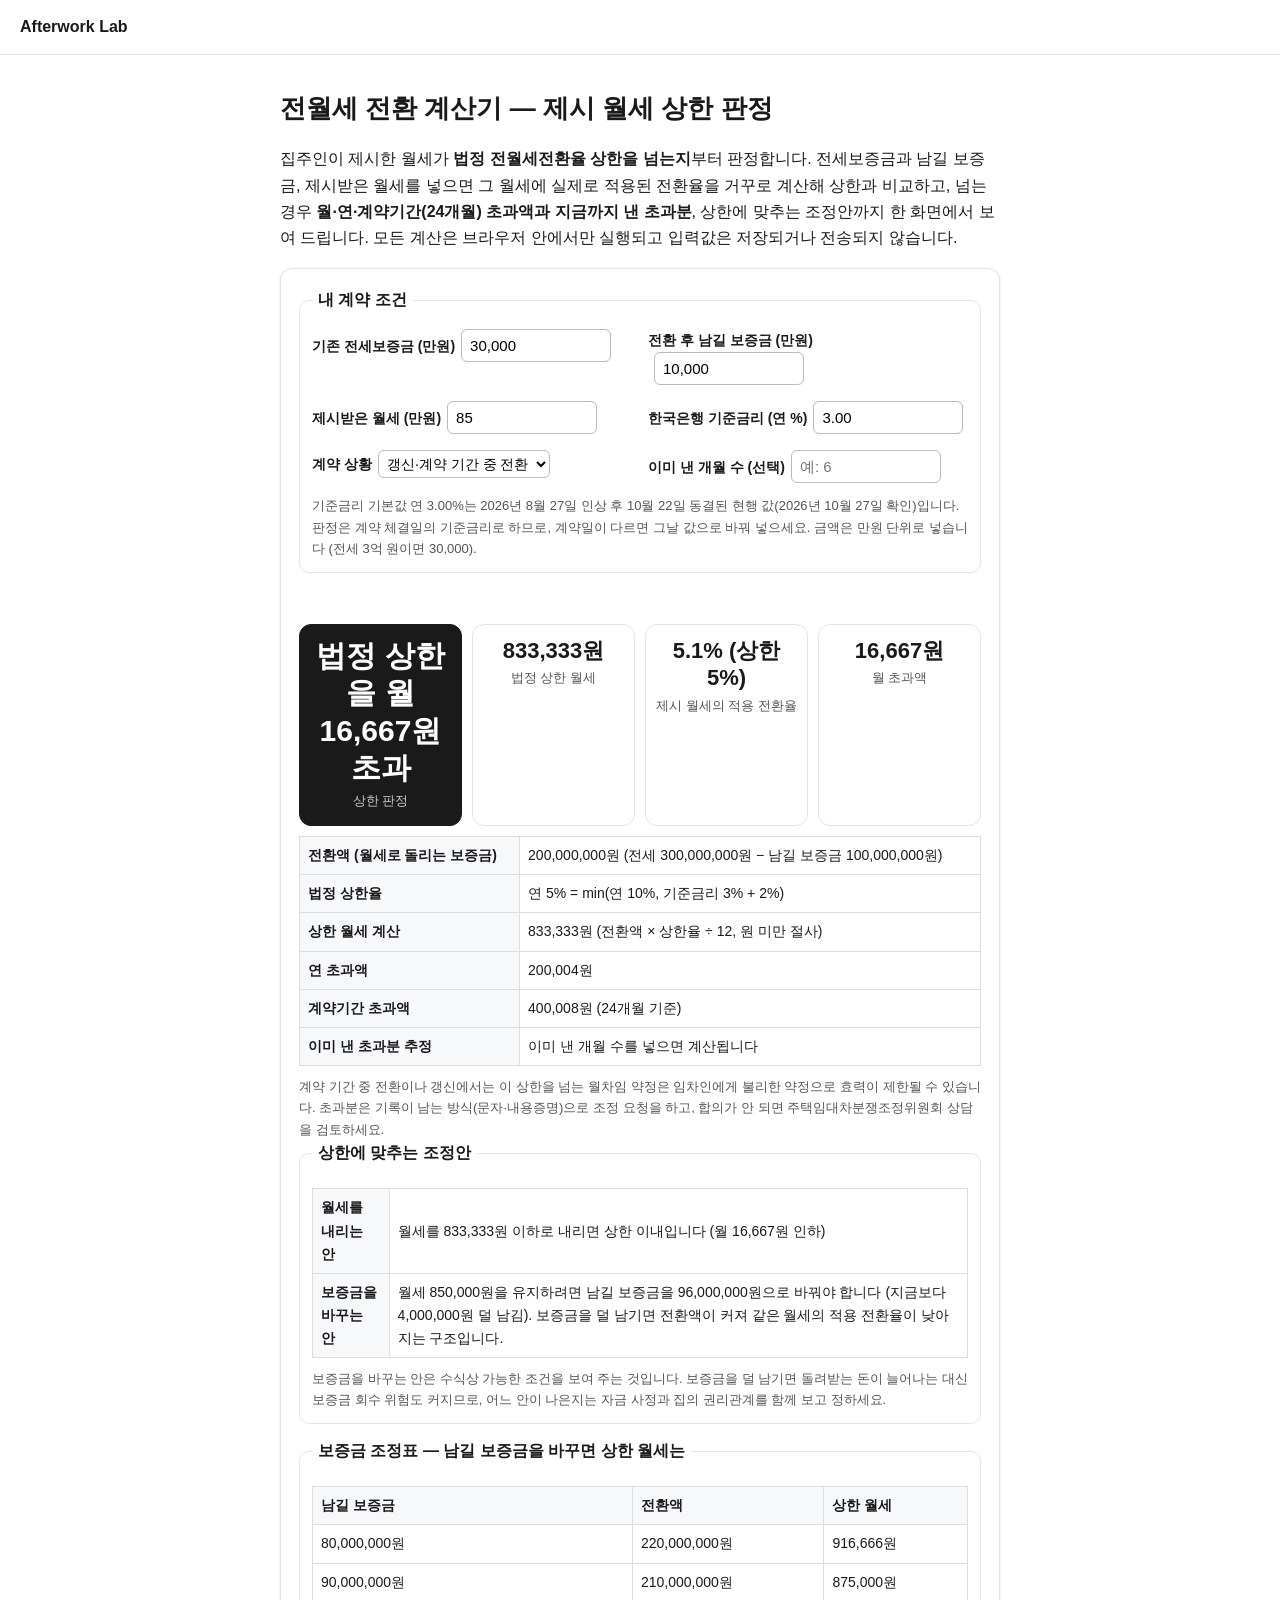
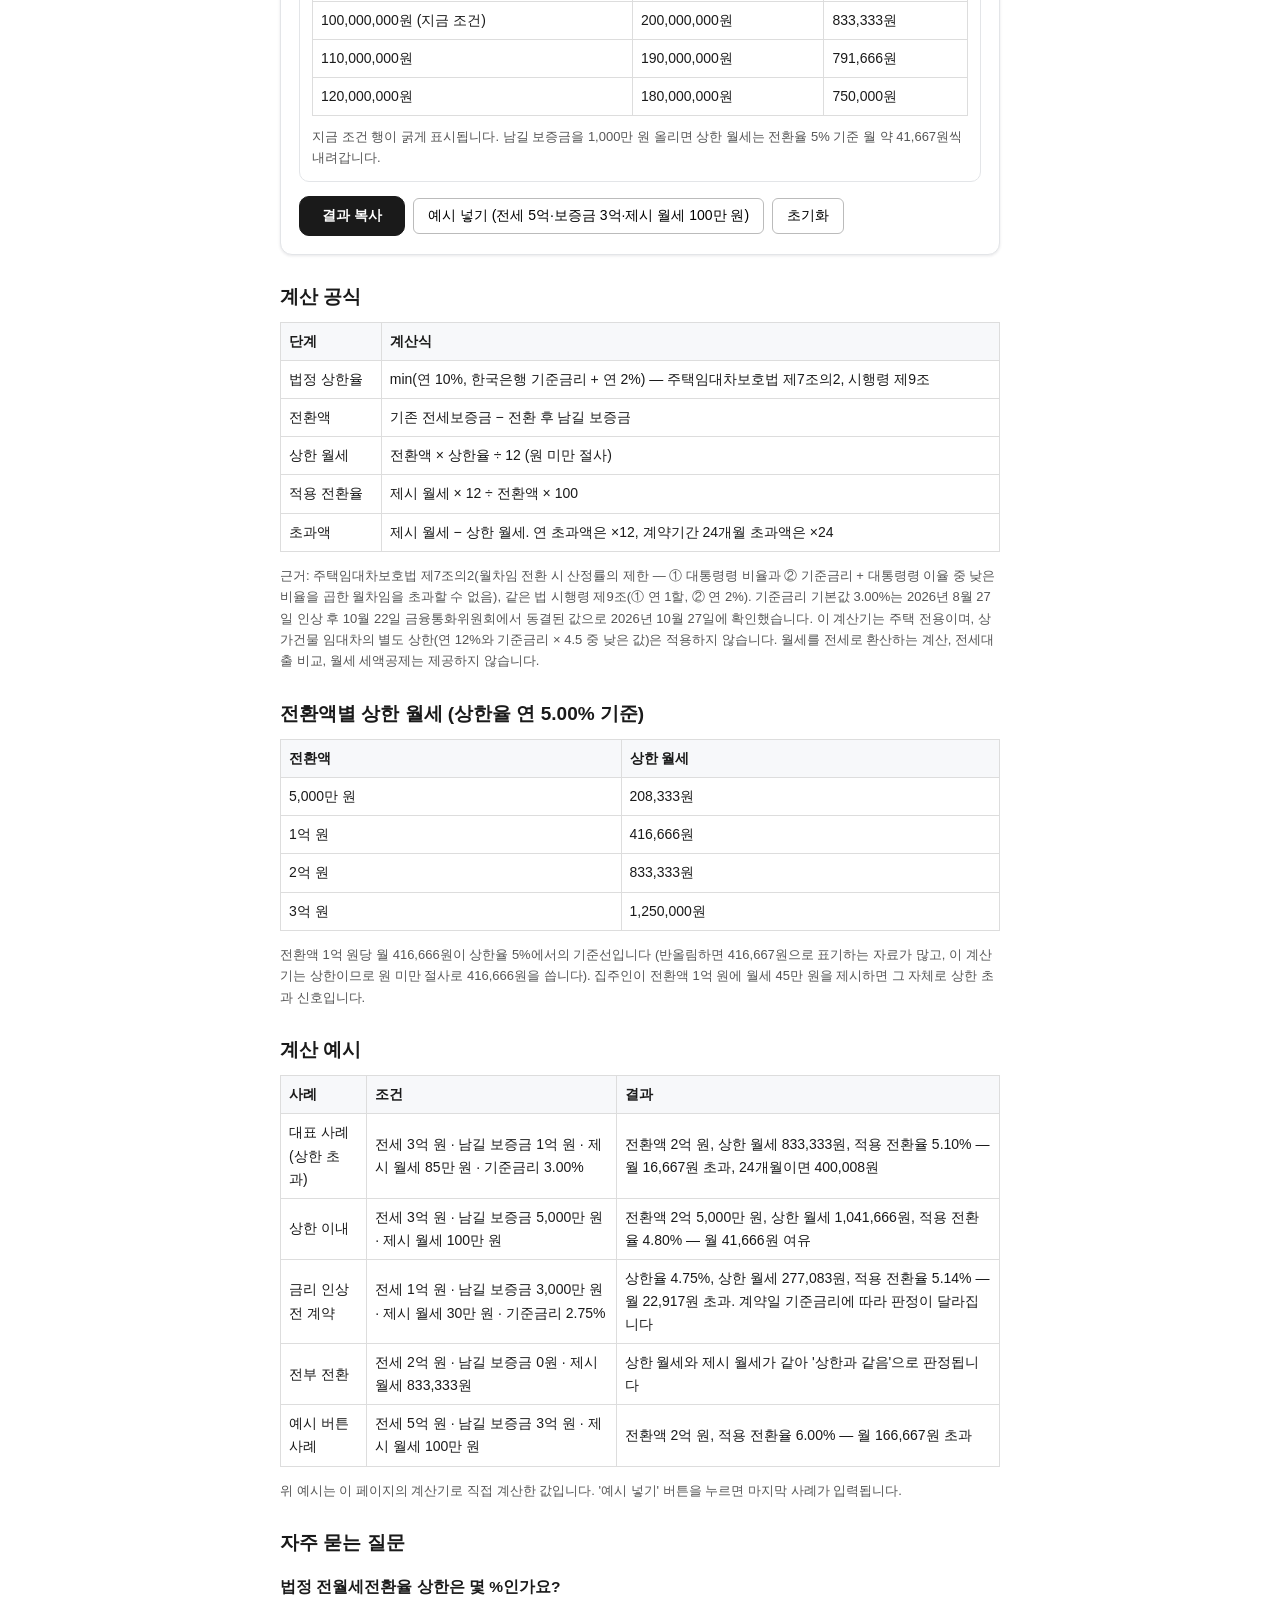
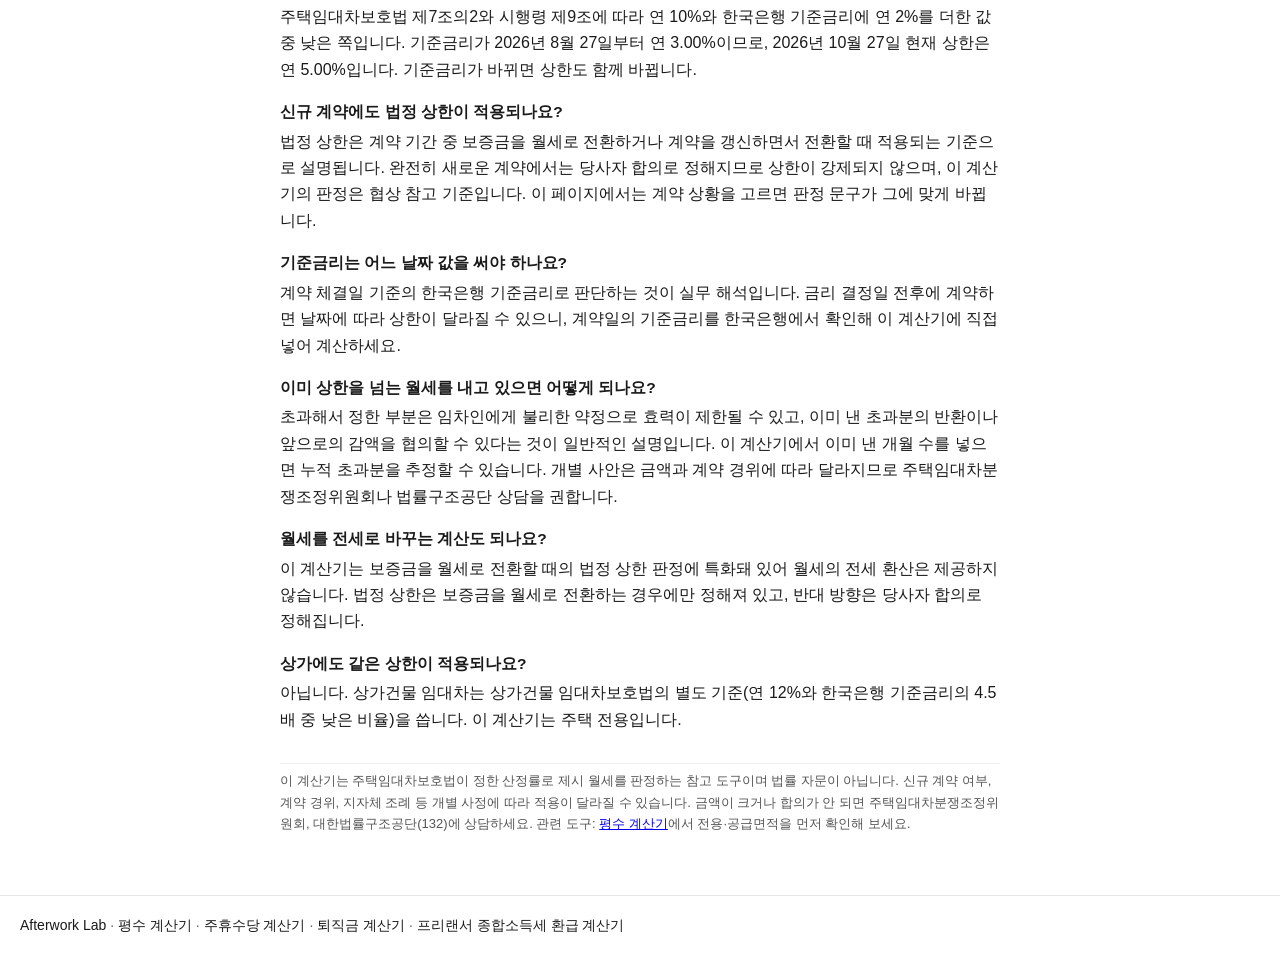
<file: tools/rent-convert/index.html>
<!DOCTYPE html>
<html lang="ko">
<head>
<meta charset="utf-8">
<meta name="viewport" content="width=device-width, initial-scale=1">
<title>전월세 전환 계산기 — 제시 월세 법정 상한 판정 | Afterwork Lab</title>
<meta name="description" content="집주인이 제시한 월세가 법정 전월세전환율 상한을 넘는지 판정합니다. 전세보증금과 남길 보증금, 제시 월세를 넣으면 적용 전환율 역산, 상한 월세, 월·연·계약기간 초과액, 이미 낸 초과분, 상한에 맞추는 조정안까지 한 화면에서 보여 드립니다. 입력값은 서버로 전송되지 않습니다.">
<link rel="canonical" href="https://afterworkslab.com/tools/rent-convert/">
<link rel="stylesheet" href="/style.css">
<meta property="og:type" content="website">
<meta property="og:site_name" content="Afterwork Lab">
<meta property="og:title" content="전월세 전환 계산기 — 제시 월세 법정 상한 판정 | Afterwork Lab">
<meta property="og:description" content="제시받은 월세를 역산해 법정 상한 초과 여부와 초과액, 조정안까지 판정합니다.">
<meta property="og:url" content="https://afterworkslab.com/tools/rent-convert/">
<meta name="twitter:card" content="summary">
<script type="application/ld+json">
{"@context":"https://schema.org","@type":"WebApplication","name":"전월세 전환 계산기 (제시 월세 상한 판정)","url":"https://afterworkslab.com/tools/rent-convert/","applicationCategory":"UtilitiesApplication","operatingSystem":"Web","offers":{"@type":"Offer","price":"0","priceCurrency":"KRW"}}
</script><script type="application/ld+json">
{"@context":"https://schema.org","@type":"FAQPage","mainEntity":[{"@type":"Question","name":"법정 전월세전환율 상한은 몇 %인가요?","acceptedAnswer":{"@type":"Answer","text":"주택임대차보호법 제7조의2와 시행령 제9조에 따라 연 10%와 한국은행 기준금리에 연 2%를 더한 값 중 낮은 쪽입니다. 기준금리가 2026년 8월 27일부터 연 3.00%이므로, 2026년 10월 27일 현재 상한은 연 5.00%입니다. 기준금리가 바뀌면 상한도 함께 바뀝니다."}},{"@type":"Question","name":"신규 계약에도 법정 상한이 적용되나요?","acceptedAnswer":{"@type":"Answer","text":"법정 상한은 계약 기간 중 보증금을 월세로 전환하거나 계약을 갱신하면서 전환할 때 적용되는 기준으로 설명됩니다. 완전히 새로운 계약에서는 당사자 합의로 정해지므로 상한이 강제되지 않으며, 이 계산기의 판정은 협상 참고 기준입니다. 이 페이지에서는 계약 상황을 고르면 판정 문구가 그에 맞게 바뀝니다."}},{"@type":"Question","name":"기준금리는 어느 날짜 값을 써야 하나요?","acceptedAnswer":{"@type":"Answer","text":"계약 체결일 기준의 한국은행 기준금리로 판단하는 것이 실무 해석입니다. 금리 결정일 전후에 계약하면 날짜에 따라 상한이 달라질 수 있으니, 계약일의 기준금리를 한국은행에서 확인해 이 계산기에 직접 넣어 계산하세요."}},{"@type":"Question","name":"이미 상한을 넘는 월세를 내고 있으면 어떻게 되나요?","acceptedAnswer":{"@type":"Answer","text":"초과해서 정한 부분은 임차인에게 불리한 약정으로 효력이 제한될 수 있고, 이미 낸 초과분의 반환이나 앞으로의 감액을 협의할 수 있다는 것이 일반적인 설명입니다. 이 계산기에서 이미 낸 개월 수를 넣으면 누적 초과분을 추정할 수 있습니다. 개별 사안은 금액과 계약 경위에 따라 달라지므로 주택임대차분쟁조정위원회나 법률구조공단 상담을 권합니다."}},{"@type":"Question","name":"월세를 전세로 바꾸는 계산도 되나요?","acceptedAnswer":{"@type":"Answer","text":"이 계산기는 보증금을 월세로 전환할 때의 법정 상한 판정에 특화돼 있어 월세의 전세 환산은 제공하지 않습니다. 법정 상한은 보증금을 월세로 전환하는 경우에만 정해져 있고, 반대 방향은 당사자 합의로 정해집니다."}},{"@type":"Question","name":"상가에도 같은 상한이 적용되나요?","acceptedAnswer":{"@type":"Answer","text":"아닙니다. 상가건물 임대차는 상가건물 임대차보호법의 별도 기준(연 12%와 한국은행 기준금리의 4.5배 중 낮은 비율)을 씁니다. 이 계산기는 주택 전용입니다."}}]}
</script>
<!-- Google tag (gtag.js) -->
<script async src="https://www.googletagmanager.com/gtag/js?id=G-RK33Z9GQX3"></script>
<script>
window.dataLayer = window.dataLayer || [];function gtag(){dataLayer.push(arguments);}
gtag('js', new Date());
gtag('config', 'G-RK33Z9GQX3');
</script>
<style>
.rc-inputs{display:grid;grid-template-columns:1fr 1fr;gap:8px 16px}
.rc-inputs label{display:block;margin:4px 0;font-weight:600}
.rc-inputs input[type="text"]{width:150px}
.rc-inputs select{margin-left:6px;padding:4px}
.rc-verdict{font-size:16px;font-weight:800}
@media (max-width:560px){.rc-inputs{grid-template-columns:1fr}.rc-inputs input[type="text"]{width:130px}}
</style>
</head>
<body><header class="site-header"><a href="/">Afterwork Lab</a></header>
<main>
<h1>전월세 전환 계산기 — 제시 월세 상한 판정</h1>
<p>집주인이 제시한 월세가 <strong>법정 전월세전환율 상한을 넘는지</strong>부터 판정합니다. 전세보증금과 남길 보증금, 제시받은 월세를 넣으면 그 월세에 실제로 적용된 전환율을 거꾸로 계산해 상한과 비교하고, 넘는 경우 <strong>월·연·계약기간(24개월) 초과액과 지금까지 낸 초과분</strong>, 상한에 맞추는 조정안까지 한 화면에서 보여 드립니다. 모든 계산은 브라우저 안에서만 실행되고 입력값은 저장되거나 전송되지 않습니다.</p>

<div class="calculator">
<fieldset>
<legend>내 계약 조건</legend>
<div class="rc-inputs">
<label>기존 전세보증금 (만원)<input type="text" id="rc-jeonse" inputmode="numeric" value="30,000"></label>
<label>전환 후 남길 보증금 (만원)<input type="text" id="rc-keep" inputmode="numeric" value="10,000"></label>
<label>제시받은 월세 (만원)<input type="text" id="rc-proposed" inputmode="numeric" value="85"></label>
<label>한국은행 기준금리 (연 %)<input type="text" id="rc-base-rate" inputmode="decimal" value="3.00"></label>
<label>계약 상황<select id="rc-situation"><option value="renewal" selected>갱신·계약 기간 중 전환</option><option value="new">신규 계약 (참고 판정)</option></select></label>
<label>이미 낸 개월 수 (선택)<input type="text" id="rc-months" inputmode="numeric" placeholder="예: 6"></label>
</div>
<p class="note">기준금리 기본값 연 3.00%는 2026년 8월 27일 인상 후 10월 22일 동결된 현행 값(2026년 10월 27일 확인)입니다. 판정은 계약 체결일의 기준금리로 하므로, 계약일이 다르면 그날 값으로 바꿔 넣으세요. 금액은 만원 단위로 넣습니다 (전세 3억 원이면 30,000).</p>
</fieldset>

<p class="error" id="rc-error" role="alert"></p><div class="stat-grid">
<div class="stat primary"><span class="num" id="rc-verdict">-</span><span class="lbl">상한 판정</span></div><div class="stat"><span class="num" id="rc-cap-monthly">-</span><span class="lbl">법정 상한 월세</span></div>
<div class="stat"><span class="num" id="rc-applied-rate">-</span><span class="lbl">제시 월세의 적용 전환율</span></div>
<div class="stat"><span class="num" id="rc-excess-monthly">-</span><span class="lbl">월 초과액</span></div>
</div>
<table class="result-table">
<tr><th>전환액 (월세로 돌리는 보증금)</th><td id="rc-b-converted">-</td></tr>
<tr><th>법정 상한율</th><td id="rc-b-cap-rate">-</td></tr>
<tr><th>상한 월세 계산</th><td id="rc-b-cap-monthly">-</td></tr>
<tr><th>연 초과액</th><td id="rc-b-excess-year">-</td></tr>
<tr><th>계약기간 초과액</th><td id="rc-b-excess-term">-</td></tr>
<tr><th>이미 낸 초과분 추정</th><td id="rc-b-paid">-</td></tr>
</table>
<p class="note" id="rc-note"></p>

<fieldset>
<legend>상한에 맞추는 조정안</legend>
<table class="result-table">
<tr><th>월세를 내리는 안</th><td id="rc-adj-a">-</td></tr>
<tr><th>보증금을 바꾸는 안</th><td id="rc-adj-b">-</td></tr>
</table>
<p class="note">보증금을 바꾸는 안은 수식상 가능한 조건을 보여 주는 것입니다. 보증금을 덜 남기면 돌려받는 돈이 늘어나는 대신 보증금 회수 위험도 커지므로, 어느 안이 나은지는 자금 사정과 집의 권리관계를 함께 보고 정하세요.</p>
</fieldset>

<fieldset>
<legend>보증금 조정표 — 남길 보증금을 바꾸면 상한 월세는</legend>
<table>
<thead><tr><th>남길 보증금</th><th>전환액</th><th>상한 월세</th></tr></thead>
<tbody id="rc-table-body"></tbody>
</table>
<p class="note">지금 조건 행이 굵게 표시됩니다. 남길 보증금을 1,000만 원 올리면 상한 월세는 전환율 5% 기준 월 약 41,667원씩 내려갑니다.</p>
</fieldset>

<div class="tool-actions">
<button type="button" class="primary" id="rc-copy-btn">결과 복사</button>
<button type="button" id="rc-example-btn">예시 넣기 (전세 5억·보증금 3억·제시 월세 100만 원)</button>
<button type="button" id="rc-reset-btn">초기화</button>
<span class="feedback" id="rc-feedback"></span>
</div>
</div>
<h2>계산 공식</h2>
<table>
<tr><th>단계</th><th>계산식</th></tr>
<tr><td>법정 상한율</td><td>min(연 10%, 한국은행 기준금리 + 연 2%) — 주택임대차보호법 제7조의2, 시행령 제9조</td></tr>
<tr><td>전환액</td><td>기존 전세보증금 − 전환 후 남길 보증금</td></tr>
<tr><td>상한 월세</td><td>전환액 × 상한율 ÷ 12 (원 미만 절사)</td></tr>
<tr><td>적용 전환율</td><td>제시 월세 × 12 ÷ 전환액 × 100</td></tr>
<tr><td>초과액</td><td>제시 월세 − 상한 월세. 연 초과액은 ×12, 계약기간 24개월 초과액은 ×24</td></tr>
</table>
<p class="assumption">근거: 주택임대차보호법 제7조의2(월차임 전환 시 산정률의 제한 — ① 대통령령 비율과 ② 기준금리 + 대통령령 이율 중 낮은 비율을 곱한 월차임을 초과할 수 없음), 같은 법 시행령 제9조(① 연 1할, ② 연 2%). 기준금리 기본값 3.00%는 2026년 8월 27일 인상 후 10월 22일 금융통화위원회에서 동결된 값으로 2026년 10월 27일에 확인했습니다. 이 계산기는 주택 전용이며, 상가건물 임대차의 별도 상한(연 12%와 기준금리 × 4.5 중 낮은 값)은 적용하지 않습니다. 월세를 전세로 환산하는 계산, 전세대출 비교, 월세 세액공제는 제공하지 않습니다.</p>

<h2>전환액별 상한 월세 (상한율 연 5.00% 기준)</h2>
<table>
<tr><th>전환액</th><th>상한 월세</th></tr>
<tr><td>5,000만 원</td><td>208,333원</td></tr>
<tr><td>1억 원</td><td>416,666원</td></tr>
<tr><td>2억 원</td><td>833,333원</td></tr>
<tr><td>3억 원</td><td>1,250,000원</td></tr>
</table>
<p class="assumption">전환액 1억 원당 월 416,666원이 상한율 5%에서의 기준선입니다 (반올림하면 416,667원으로 표기하는 자료가 많고, 이 계산기는 상한이므로 원 미만 절사로 416,666원을 씁니다). 집주인이 전환액 1억 원에 월세 45만 원을 제시하면 그 자체로 상한 초과 신호입니다.</p>
<h2>계산 예시</h2>
<table>
<tr><th>사례</th><th>조건</th><th>결과</th></tr>
<tr><td>대표 사례 (상한 초과)</td><td>전세 3억 원 · 남길 보증금 1억 원 · 제시 월세 85만 원 · 기준금리 3.00%</td><td>전환액 2억 원, 상한 월세 833,333원, 적용 전환율 5.10% — 월 16,667원 초과, 24개월이면 400,008원</td></tr>
<tr><td>상한 이내</td><td>전세 3억 원 · 남길 보증금 5,000만 원 · 제시 월세 100만 원</td><td>전환액 2억 5,000만 원, 상한 월세 1,041,666원, 적용 전환율 4.80% — 월 41,666원 여유</td></tr>
<tr><td>금리 인상 전 계약</td><td>전세 1억 원 · 남길 보증금 3,000만 원 · 제시 월세 30만 원 · 기준금리 2.75%</td><td>상한율 4.75%, 상한 월세 277,083원, 적용 전환율 5.14% — 월 22,917원 초과. 계약일 기준금리에 따라 판정이 달라집니다</td></tr>
<tr><td>전부 전환</td><td>전세 2억 원 · 남길 보증금 0원 · 제시 월세 833,333원</td><td>상한 월세와 제시 월세가 같아 '상한과 같음'으로 판정됩니다</td></tr>
<tr><td>예시 버튼 사례</td><td>전세 5억 원 · 남길 보증금 3억 원 · 제시 월세 100만 원</td><td>전환액 2억 원, 적용 전환율 6.00% — 월 166,667원 초과</td></tr></table>
<p class="assumption">위 예시는 이 페이지의 계산기로 직접 계산한 값입니다. '예시 넣기' 버튼을 누르면 마지막 사례가 입력됩니다.</p><h2>자주 묻는 질문</h2>
<div class="faq">
<h3>법정 전월세전환율 상한은 몇 %인가요?</h3>
<p>주택임대차보호법 제7조의2와 시행령 제9조에 따라 연 10%와 한국은행 기준금리에 연 2%를 더한 값 중 낮은 쪽입니다. 기준금리가 2026년 8월 27일부터 연 3.00%이므로, 2026년 10월 27일 현재 상한은 연 5.00%입니다. 기준금리가 바뀌면 상한도 함께 바뀝니다.</p>
<h3>신규 계약에도 법정 상한이 적용되나요?</h3>
<p>법정 상한은 계약 기간 중 보증금을 월세로 전환하거나 계약을 갱신하면서 전환할 때 적용되는 기준으로 설명됩니다. 완전히 새로운 계약에서는 당사자 합의로 정해지므로 상한이 강제되지 않으며, 이 계산기의 판정은 협상 참고 기준입니다. 이 페이지에서는 계약 상황을 고르면 판정 문구가 그에 맞게 바뀝니다.</p>
<h3>기준금리는 어느 날짜 값을 써야 하나요?</h3>
<p>계약 체결일 기준의 한국은행 기준금리로 판단하는 것이 실무 해석입니다. 금리 결정일 전후에 계약하면 날짜에 따라 상한이 달라질 수 있으니, 계약일의 기준금리를 한국은행에서 확인해 이 계산기에 직접 넣어 계산하세요.</p>
<h3>이미 상한을 넘는 월세를 내고 있으면 어떻게 되나요?</h3>
<p>초과해서 정한 부분은 임차인에게 불리한 약정으로 효력이 제한될 수 있고, 이미 낸 초과분의 반환이나 앞으로의 감액을 협의할 수 있다는 것이 일반적인 설명입니다. 이 계산기에서 이미 낸 개월 수를 넣으면 누적 초과분을 추정할 수 있습니다. 개별 사안은 금액과 계약 경위에 따라 달라지므로 주택임대차분쟁조정위원회나 법률구조공단 상담을 권합니다.</p>
<h3>월세를 전세로 바꾸는 계산도 되나요?</h3>
<p>이 계산기는 보증금을 월세로 전환할 때의 법정 상한 판정에 특화돼 있어 월세의 전세 환산은 제공하지 않습니다. 법정 상한은 보증금을 월세로 전환하는 경우에만 정해져 있고, 반대 방향은 당사자 합의로 정해집니다.</p>
<h3>상가에도 같은 상한이 적용되나요?</h3>
<p>아닙니다. 상가건물 임대차는 상가건물 임대차보호법의 별도 기준(연 12%와 한국은행 기준금리의 4.5배 중 낮은 비율)을 씁니다. 이 계산기는 주택 전용입니다.</p>
</div>

<p class="disclaimer">이 계산기는 주택임대차보호법이 정한 산정률로 제시 월세를 판정하는 참고 도구이며 법률 자문이 아닙니다. 신규 계약 여부, 계약 경위, 지자체 조례 등 개별 사정에 따라 적용이 달라질 수 있습니다. 금액이 크거나 합의가 안 되면 주택임대차분쟁조정위원회, 대한법률구조공단(132)에 상담하세요. 관련 도구: <a href="/tools/area/">평수 계산기</a>에서 전용·공급면적을 먼저 확인해 보세요.</p>
</main>
<footer class="site-footer"><a href="/">Afterwork Lab</a> · <a href="/tools/area/">평수 계산기</a> · <a href="/tools/weekly-holiday/">주휴수당 계산기</a> · <a href="/tools/severance/">퇴직금 계산기</a> · <a href="/tools/freelancer-tax/">프리랜서 종합소득세 환급 계산기</a></footer>
<script src="calc.js"></script>
<script src="page.js"></script>
</body>
</html>
</file>
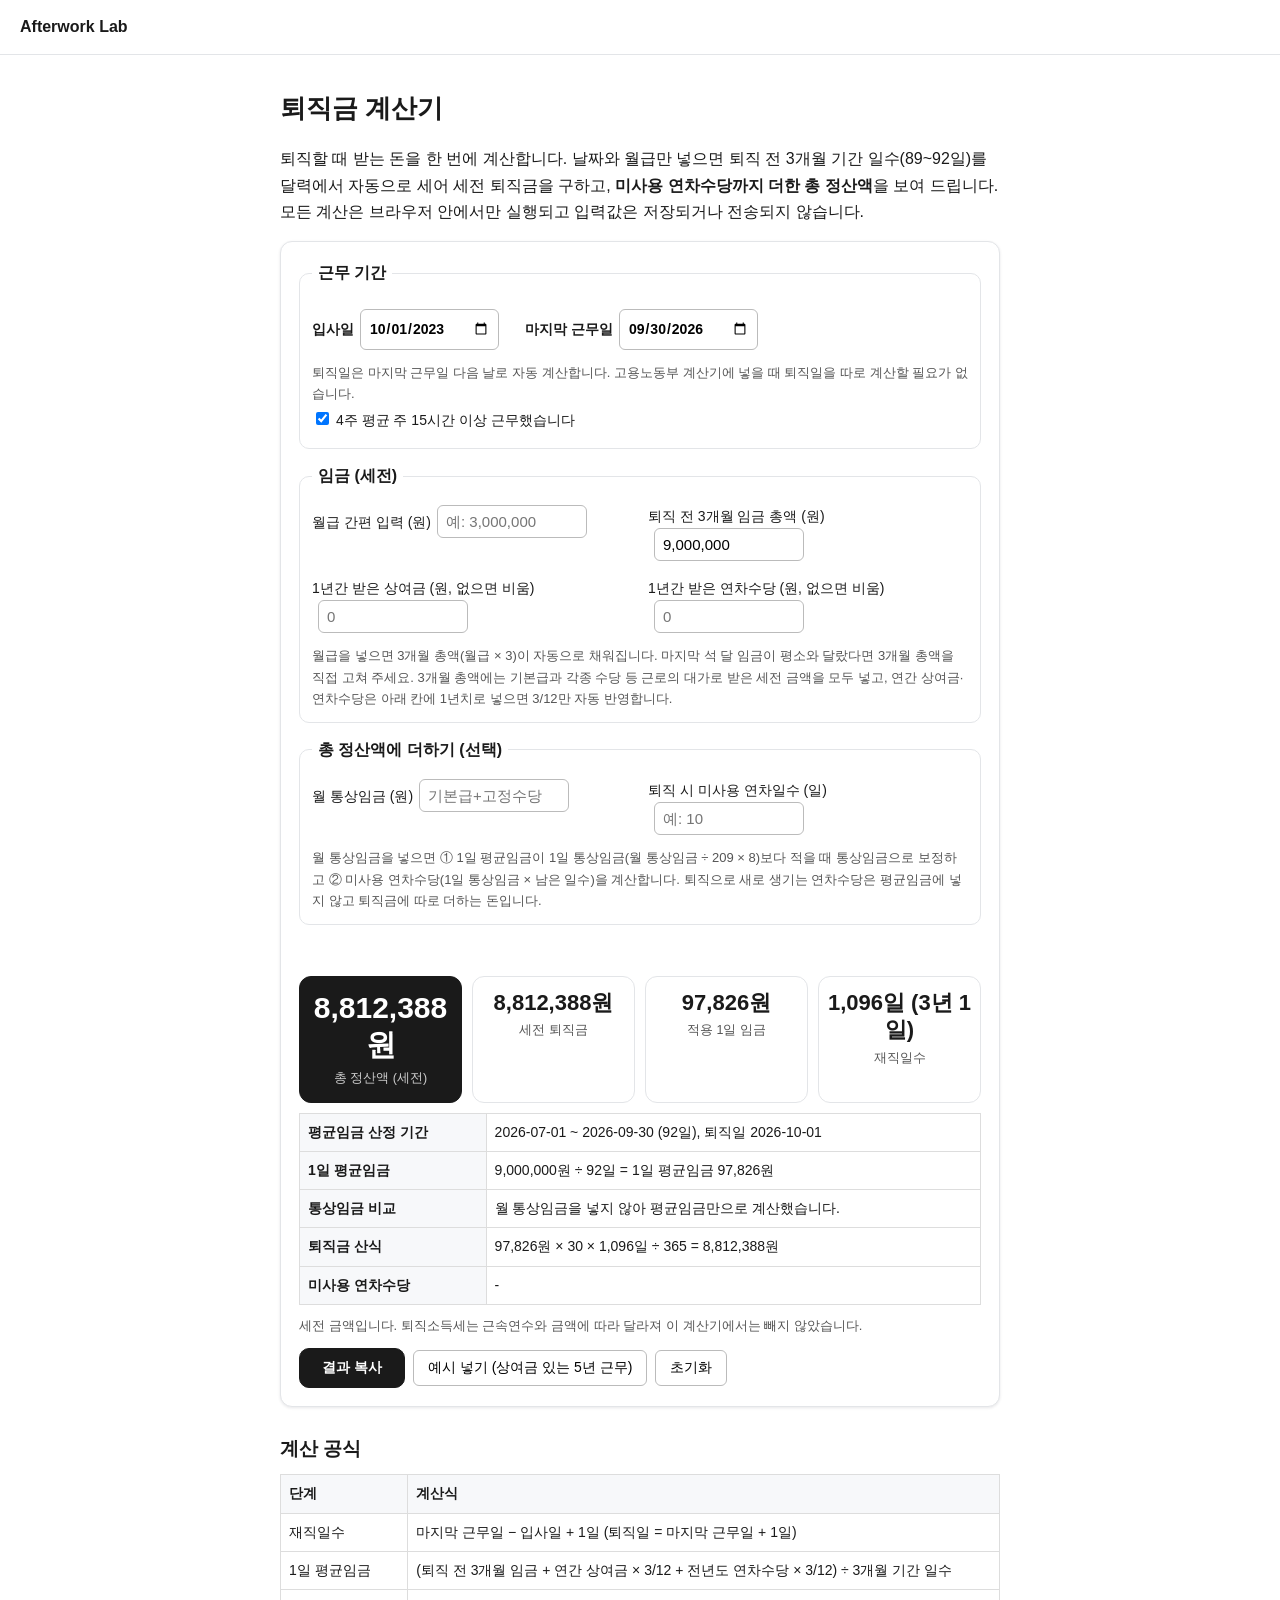
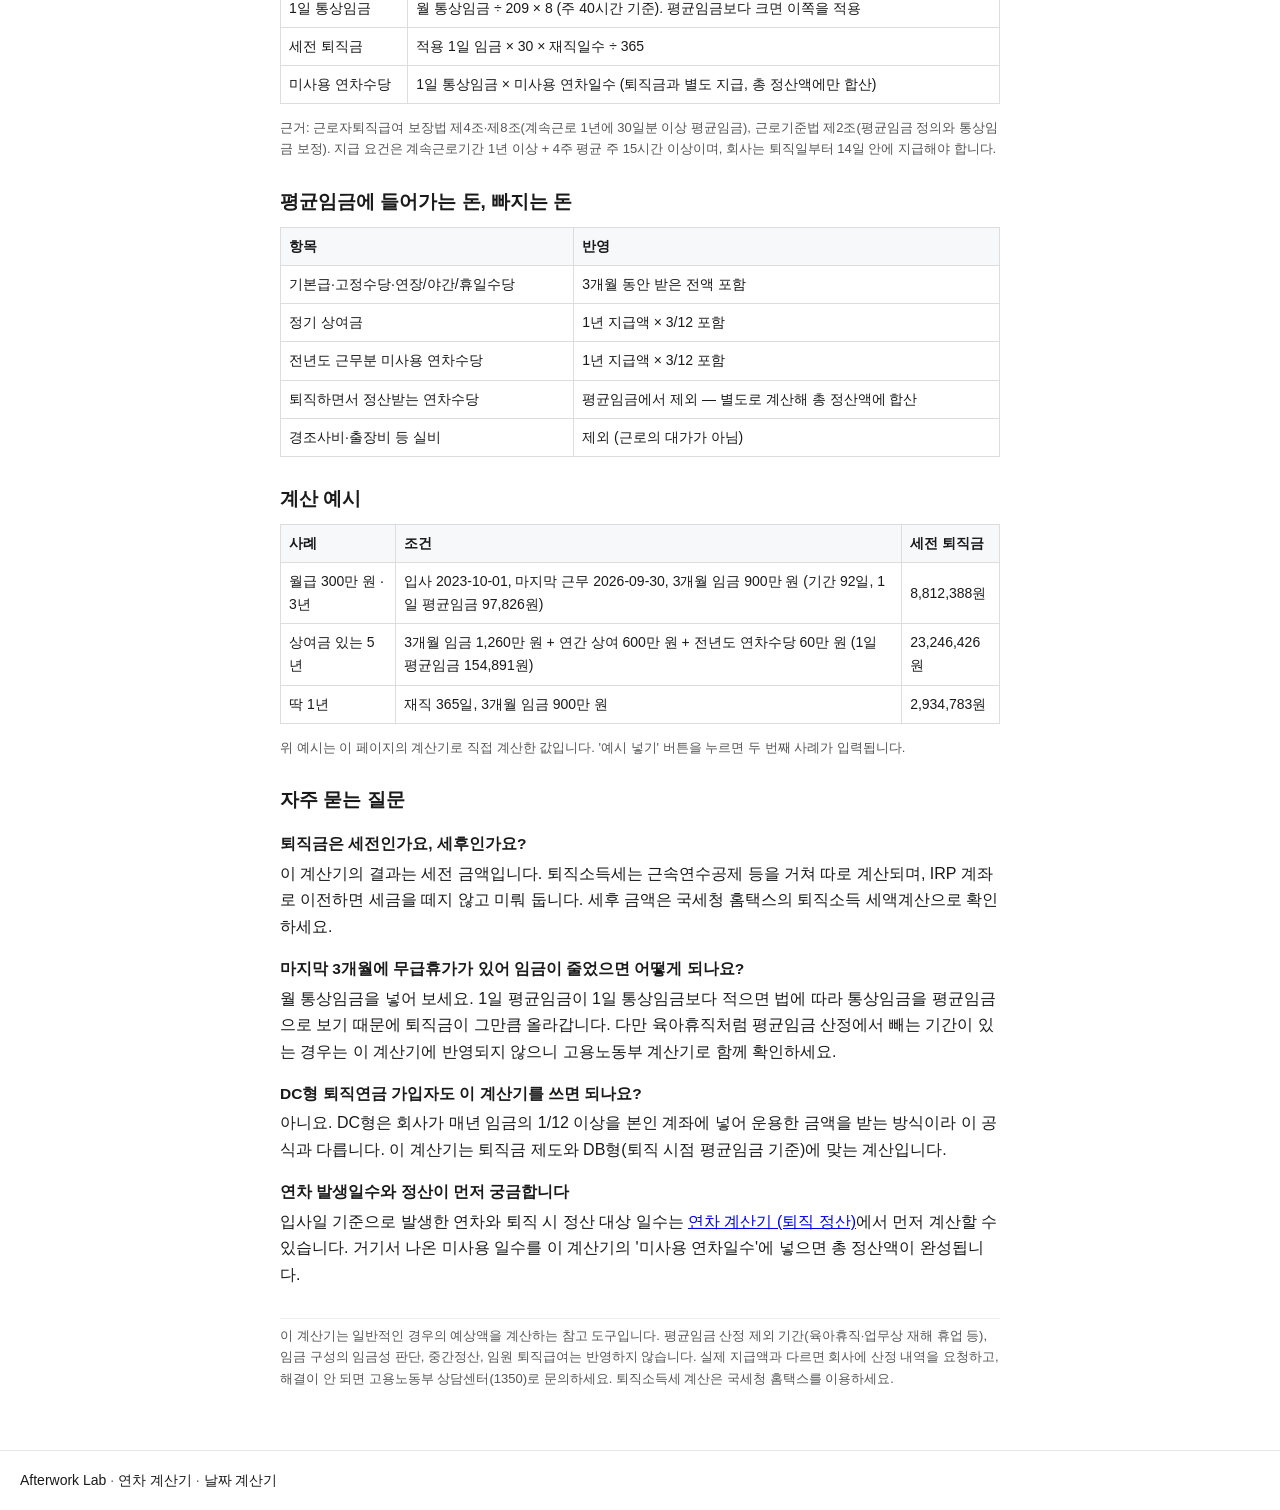
<file: tools/severance/index.html>
<!DOCTYPE html>
<html lang="ko">
<head>
<meta charset="utf-8">
<meta name="viewport" content="width=device-width, initial-scale=1">
<title>퇴직금 계산기 — 미사용 연차수당까지 퇴직 총 정산액 | Afterwork Lab</title>
<meta name="description" content="입사일과 마지막 근무일, 월급만 넣으면 퇴직 전 3개월 임금과 기간 일수를 자동으로 계산해 세전 퇴직금을 구합니다. 퇴직할 때 받는 미사용 연차수당까지 더한 총 정산액을 한 화면에서 보여 드립니다. 입력값은 서버로 전송되지 않습니다.">
<link rel="canonical" href="https://afterworkslab.com/tools/severance/">
<link rel="stylesheet" href="/style.css">
<meta property="og:type" content="website">
<meta property="og:site_name" content="Afterwork Lab">
<meta property="og:title" content="퇴직금 계산기 — 퇴직 총 정산액 | Afterwork Lab">
<meta property="og:description" content="세전 퇴직금에 미사용 연차수당을 더한 퇴직 총 정산액을 한 번에 계산합니다. 3개월 기간 일수는 날짜에서 자동 산출합니다.">
<meta property="og:url" content="https://afterworkslab.com/tools/severance/">
<meta name="twitter:card" content="summary">
<script type="application/ld+json">
{"@context":"https://schema.org","@type":"WebApplication","name":"퇴직금 계산기","url":"https://afterworkslab.com/tools/severance/","applicationCategory":"UtilitiesApplication","operatingSystem":"Web","offers":{"@type":"Offer","price":"0","priceCurrency":"KRW"}}
</script>
<script type="application/ld+json">
{"@context":"https://schema.org","@type":"FAQPage","mainEntity":[{"@type":"Question","name":"퇴직금은 어떻게 계산하나요?","acceptedAnswer":{"@type":"Answer","text":"퇴직금 = 1일 평균임금 × 30일 × (재직일수 ÷ 365)입니다. 1일 평균임금은 퇴직 전 3개월 임금 총액에 연간 상여금과 전년도 연차수당의 3/12을 더한 금액을 그 기간의 총일수(89~92일)로 나눈 값입니다. 1일 평균임금이 1일 통상임금보다 적으면 통상임금을 평균임금으로 봅니다."}},{"@type":"Question","name":"퇴직할 때 받는 미사용 연차수당도 퇴직금에 포함되나요?","acceptedAnswer":{"@type":"Answer","text":"아니요. 퇴직으로 새로 생기는 미사용 연차수당은 평균임금 산정에서 제외되는 별도 지급금입니다. 이 계산기는 퇴직금과 연차수당을 따로 계산한 뒤 합친 총 정산액을 보여 드립니다. 전년도 근무분으로 이미 받은 연차수당은 연간 금액의 3/12이 평균임금에 들어갑니다."}},{"@type":"Question","name":"1년 미만 일하면 퇴직금이 없나요?","acceptedAnswer":{"@type":"Answer","text":"계속근로기간이 1년 미만이거나 4주 평균 주 소정근로시간이 15시간 미만이면 법정 퇴직금 대상이 아닙니다. 1년에 하루라도 모자라면 법정 퇴직금은 0원이며, 회사 규정이 따로 정한 경우에만 그 규정에 따라 받을 수 있습니다."}},{"@type":"Question","name":"퇴직소득세는 왜 빠져 있나요?","acceptedAnswer":{"@type":"Answer","text":"퇴직소득세는 근속연수공제와 환산급여공제를 거쳐 계산돼 근속연수와 금액에 따라 크게 달라집니다. 이 계산기는 세전 금액까지만 계산하고, 세후 금액은 국세청 홈택스의 퇴직소득 세액계산으로 확인하시도록 안내합니다. IRP 계좌로 이전하면 과세가 이연됩니다."}}]}
</script>
<!-- Google tag (gtag.js) -->
<script async src="https://www.googletagmanager.com/gtag/js?id=G-RK33Z9GQX3"></script>
<script>
window.dataLayer = window.dataLayer || [];
function gtag(){dataLayer.push(arguments);}
gtag('js', new Date());
gtag('config', 'G-RK33Z9GQX3');
</script>
<style>
.date-inputs{display:flex;gap:12px;flex-wrap:wrap;align-items:end;margin:6px 0 2px}
.date-inputs label{font-weight:600}
input[type="date"]{padding:7px 8px;border:1px solid #bbb;border-radius:6px;font-size:15px;margin-left:6px;font:inherit}
.money-inputs{display:grid;grid-template-columns:1fr 1fr;gap:8px 16px}
.money-inputs label{display:block;margin:4px 0}
.money-inputs input[type="text"]{width:150px}
@media (max-width:560px){.money-inputs{grid-template-columns:1fr}.money-inputs input[type="text"]{width:130px}}
</style>
</head>
<body>
<header class="site-header"><a href="/">Afterwork Lab</a></header>
<main>
<h1>퇴직금 계산기</h1>
<p>퇴직할 때 받는 돈을 한 번에 계산합니다. 날짜와 월급만 넣으면 퇴직 전 3개월 기간 일수(89~92일)를 달력에서 자동으로 세어 세전 퇴직금을 구하고, <strong>미사용 연차수당까지 더한 총 정산액</strong>을 보여 드립니다. 모든 계산은 브라우저 안에서만 실행되고 입력값은 저장되거나 전송되지 않습니다.</p>

<div class="calculator">
<fieldset>
<legend>근무 기간</legend>
<div class="date-inputs">
<label>입사일<input type="date" id="sev-hire" value="2023-10-01"></label>
<label>마지막 근무일<input type="date" id="sev-last" value="2026-09-30"></label>
</div>
<p class="note">퇴직일은 마지막 근무일 다음 날로 자동 계산합니다. 고용노동부 계산기에 넣을 때 퇴직일을 따로 계산할 필요가 없습니다.</p>
<label><input type="checkbox" id="sev-weekly" checked> 4주 평균 주 15시간 이상 근무했습니다</label>
</fieldset>

<fieldset>
<legend>임금 (세전)</legend>
<div class="money-inputs">
<label>월급 간편 입력 (원)<input type="text" id="sev-monthly" inputmode="numeric" placeholder="예: 3,000,000"></label>
<label>퇴직 전 3개월 임금 총액 (원)<input type="text" id="sev-wage3m" inputmode="numeric" value="9,000,000"></label>
<label>1년간 받은 상여금 (원, 없으면 비움)<input type="text" id="sev-bonus" inputmode="numeric" placeholder="0"></label>
<label>1년간 받은 연차수당 (원, 없으면 비움)<input type="text" id="sev-leave-prior" inputmode="numeric" placeholder="0"></label>
</div>
<p class="note">월급을 넣으면 3개월 총액(월급 × 3)이 자동으로 채워집니다. 마지막 석 달 임금이 평소와 달랐다면 3개월 총액을 직접 고쳐 주세요. 3개월 총액에는 기본급과 각종 수당 등 근로의 대가로 받은 세전 금액을 모두 넣고, 연간 상여금·연차수당은 아래 칸에 1년치로 넣으면 3/12만 자동 반영합니다.</p>
</fieldset>

<fieldset>
<legend>총 정산액에 더하기 (선택)</legend>
<div class="money-inputs">
<label>월 통상임금 (원)<input type="text" id="sev-ordinary" inputmode="numeric" placeholder="기본급+고정수당"></label>
<label>퇴직 시 미사용 연차일수 (일)<input type="text" id="sev-unused" inputmode="numeric" placeholder="예: 10"></label>
</div>
<p class="note">월 통상임금을 넣으면 ① 1일 평균임금이 1일 통상임금(월 통상임금 ÷ 209 × 8)보다 적을 때 통상임금으로 보정하고 ② 미사용 연차수당(1일 통상임금 × 남은 일수)을 계산합니다. 퇴직으로 새로 생기는 연차수당은 평균임금에 넣지 않고 퇴직금에 따로 더하는 돈입니다.</p>
</fieldset>

<p class="error" id="sev-error" role="alert"></p>
<div class="stat-grid">
<div class="stat primary"><span class="num" id="sev-total">-</span><span class="lbl">총 정산액 (세전)</span></div>
<div class="stat"><span class="num" id="sev-severance">-</span><span class="lbl">세전 퇴직금</span></div>
<div class="stat"><span class="num" id="sev-daily">-</span><span class="lbl">적용 1일 임금</span></div>
<div class="stat"><span class="num" id="sev-service">-</span><span class="lbl">재직일수</span></div>
</div>
<table class="result-table">
<tr><th>평균임금 산정 기간</th><td id="sev-b-period">-</td></tr>
<tr><th>1일 평균임금</th><td id="sev-b-wage">-</td></tr>
<tr><th>통상임금 비교</th><td id="sev-b-basis">-</td></tr>
<tr><th>퇴직금 산식</th><td id="sev-b-formula">-</td></tr>
<tr><th>미사용 연차수당</th><td id="sev-leave-allow">-</td></tr>
</table>
<p class="note" id="sev-note"></p>
<div class="tool-actions">
<button type="button" class="primary" id="sev-copy-btn">결과 복사</button>
<button type="button" id="sev-example-btn">예시 넣기 (상여금 있는 5년 근무)</button>
<button type="button" id="sev-reset-btn">초기화</button>
<span class="feedback" id="sev-feedback"></span>
</div>
</div>

<h2>계산 공식</h2>
<table>
<tr><th>단계</th><th>계산식</th></tr>
<tr><td>재직일수</td><td>마지막 근무일 − 입사일 + 1일 (퇴직일 = 마지막 근무일 + 1일)</td></tr>
<tr><td>1일 평균임금</td><td>(퇴직 전 3개월 임금 + 연간 상여금 × 3/12 + 전년도 연차수당 × 3/12) ÷ 3개월 기간 일수</td></tr>
<tr><td>1일 통상임금</td><td>월 통상임금 ÷ 209 × 8 (주 40시간 기준). 평균임금보다 크면 이쪽을 적용</td></tr>
<tr><td>세전 퇴직금</td><td>적용 1일 임금 × 30 × 재직일수 ÷ 365</td></tr>
<tr><td>미사용 연차수당</td><td>1일 통상임금 × 미사용 연차일수 (퇴직금과 별도 지급, 총 정산액에만 합산)</td></tr>
</table>
<p class="assumption">근거: 근로자퇴직급여 보장법 제4조·제8조(계속근로 1년에 30일분 이상 평균임금), 근로기준법 제2조(평균임금 정의와 통상임금 보정). 지급 요건은 계속근로기간 1년 이상 + 4주 평균 주 15시간 이상이며, 회사는 퇴직일부터 14일 안에 지급해야 합니다.</p>

<h2>평균임금에 들어가는 돈, 빠지는 돈</h2>
<table>
<tr><th>항목</th><th>반영</th></tr>
<tr><td>기본급·고정수당·연장/야간/휴일수당</td><td>3개월 동안 받은 전액 포함</td></tr>
<tr><td>정기 상여금</td><td>1년 지급액 × 3/12 포함</td></tr>
<tr><td>전년도 근무분 미사용 연차수당</td><td>1년 지급액 × 3/12 포함</td></tr>
<tr><td>퇴직하면서 정산받는 연차수당</td><td>평균임금에서 제외 — 별도로 계산해 총 정산액에 합산</td></tr>
<tr><td>경조사비·출장비 등 실비</td><td>제외 (근로의 대가가 아님)</td></tr>
</table>

<h2>계산 예시</h2>
<table>
<tr><th>사례</th><th>조건</th><th>세전 퇴직금</th></tr>
<tr><td>월급 300만 원 · 3년</td><td>입사 2023-10-01, 마지막 근무 2026-09-30, 3개월 임금 900만 원 (기간 92일, 1일 평균임금 97,826원)</td><td>8,812,388원</td></tr>
<tr><td>상여금 있는 5년</td><td>3개월 임금 1,260만 원 + 연간 상여 600만 원 + 전년도 연차수당 60만 원 (1일 평균임금 154,891원)</td><td>23,246,426원</td></tr>
<tr><td>딱 1년</td><td>재직 365일, 3개월 임금 900만 원</td><td>2,934,783원</td></tr>
</table>
<p class="assumption">위 예시는 이 페이지의 계산기로 직접 계산한 값입니다. '예시 넣기' 버튼을 누르면 두 번째 사례가 입력됩니다.</p>

<h2>자주 묻는 질문</h2>
<div class="faq">
<h3>퇴직금은 세전인가요, 세후인가요?</h3>
<p>이 계산기의 결과는 세전 금액입니다. 퇴직소득세는 근속연수공제 등을 거쳐 따로 계산되며, IRP 계좌로 이전하면 세금을 떼지 않고 미뤄 둡니다. 세후 금액은 국세청 홈택스의 퇴직소득 세액계산으로 확인하세요.</p>
<h3>마지막 3개월에 무급휴가가 있어 임금이 줄었으면 어떻게 되나요?</h3>
<p>월 통상임금을 넣어 보세요. 1일 평균임금이 1일 통상임금보다 적으면 법에 따라 통상임금을 평균임금으로 보기 때문에 퇴직금이 그만큼 올라갑니다. 다만 육아휴직처럼 평균임금 산정에서 빼는 기간이 있는 경우는 이 계산기에 반영되지 않으니 고용노동부 계산기로 함께 확인하세요.</p>
<h3>DC형 퇴직연금 가입자도 이 계산기를 쓰면 되나요?</h3>
<p>아니요. DC형은 회사가 매년 임금의 1/12 이상을 본인 계좌에 넣어 운용한 금액을 받는 방식이라 이 공식과 다릅니다. 이 계산기는 퇴직금 제도와 DB형(퇴직 시점 평균임금 기준)에 맞는 계산입니다.</p>
<h3>연차 발생일수와 정산이 먼저 궁금합니다</h3>
<p>입사일 기준으로 발생한 연차와 퇴직 시 정산 대상 일수는 <a href="/tools/annual-leave/">연차 계산기 (퇴직 정산)</a>에서 먼저 계산할 수 있습니다. 거기서 나온 미사용 일수를 이 계산기의 '미사용 연차일수'에 넣으면 총 정산액이 완성됩니다.</p>
</div>

<p class="disclaimer">이 계산기는 일반적인 경우의 예상액을 계산하는 참고 도구입니다. 평균임금 산정 제외 기간(육아휴직·업무상 재해 휴업 등), 임금 구성의 임금성 판단, 중간정산, 임원 퇴직급여는 반영하지 않습니다. 실제 지급액과 다르면 회사에 산정 내역을 요청하고, 해결이 안 되면 고용노동부 상담센터(1350)로 문의하세요. 퇴직소득세 계산은 국세청 홈택스를 이용하세요.</p>
</main>
<footer class="site-footer"><a href="/">Afterwork Lab</a> · <a href="/tools/annual-leave/">연차 계산기</a> · <a href="/tools/date-calc/">날짜 계산기</a></footer>
<script src="calc.js"></script>
<script src="page.js"></script>
</body>
</html>
</file>
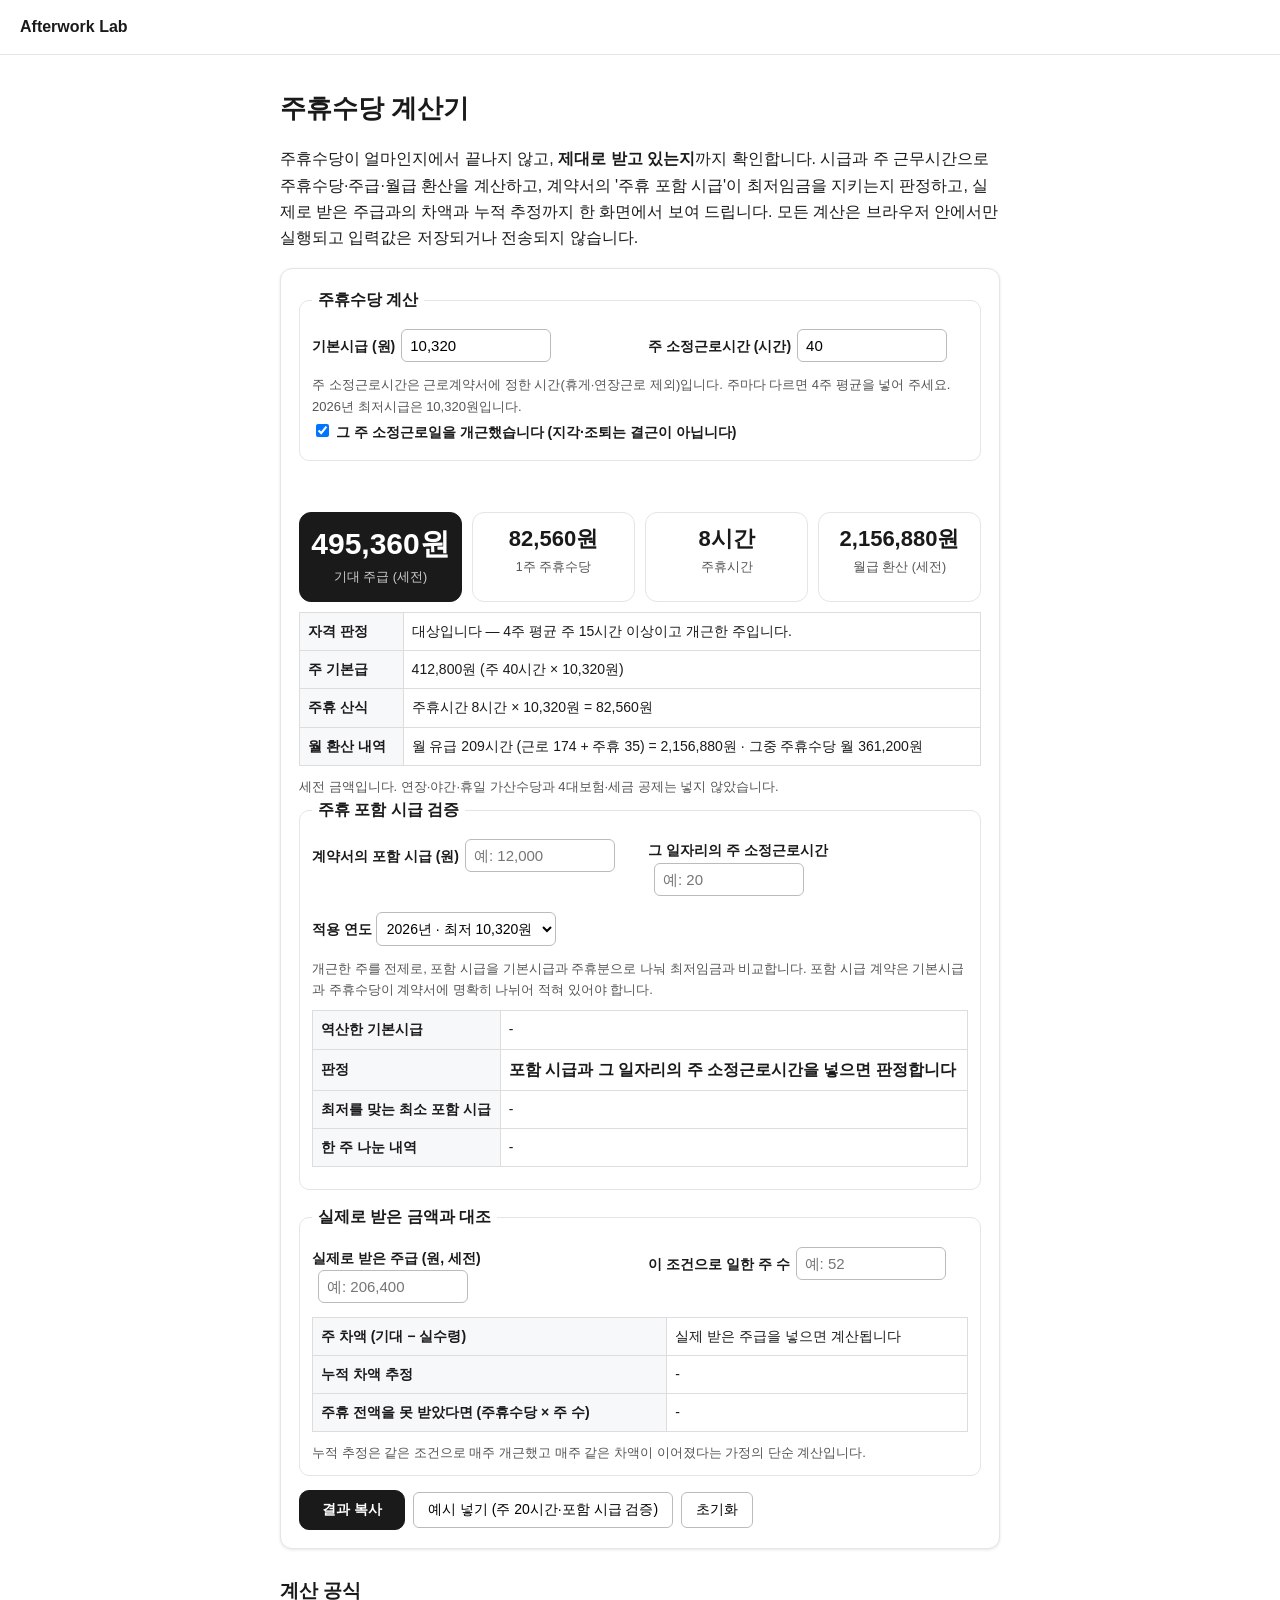
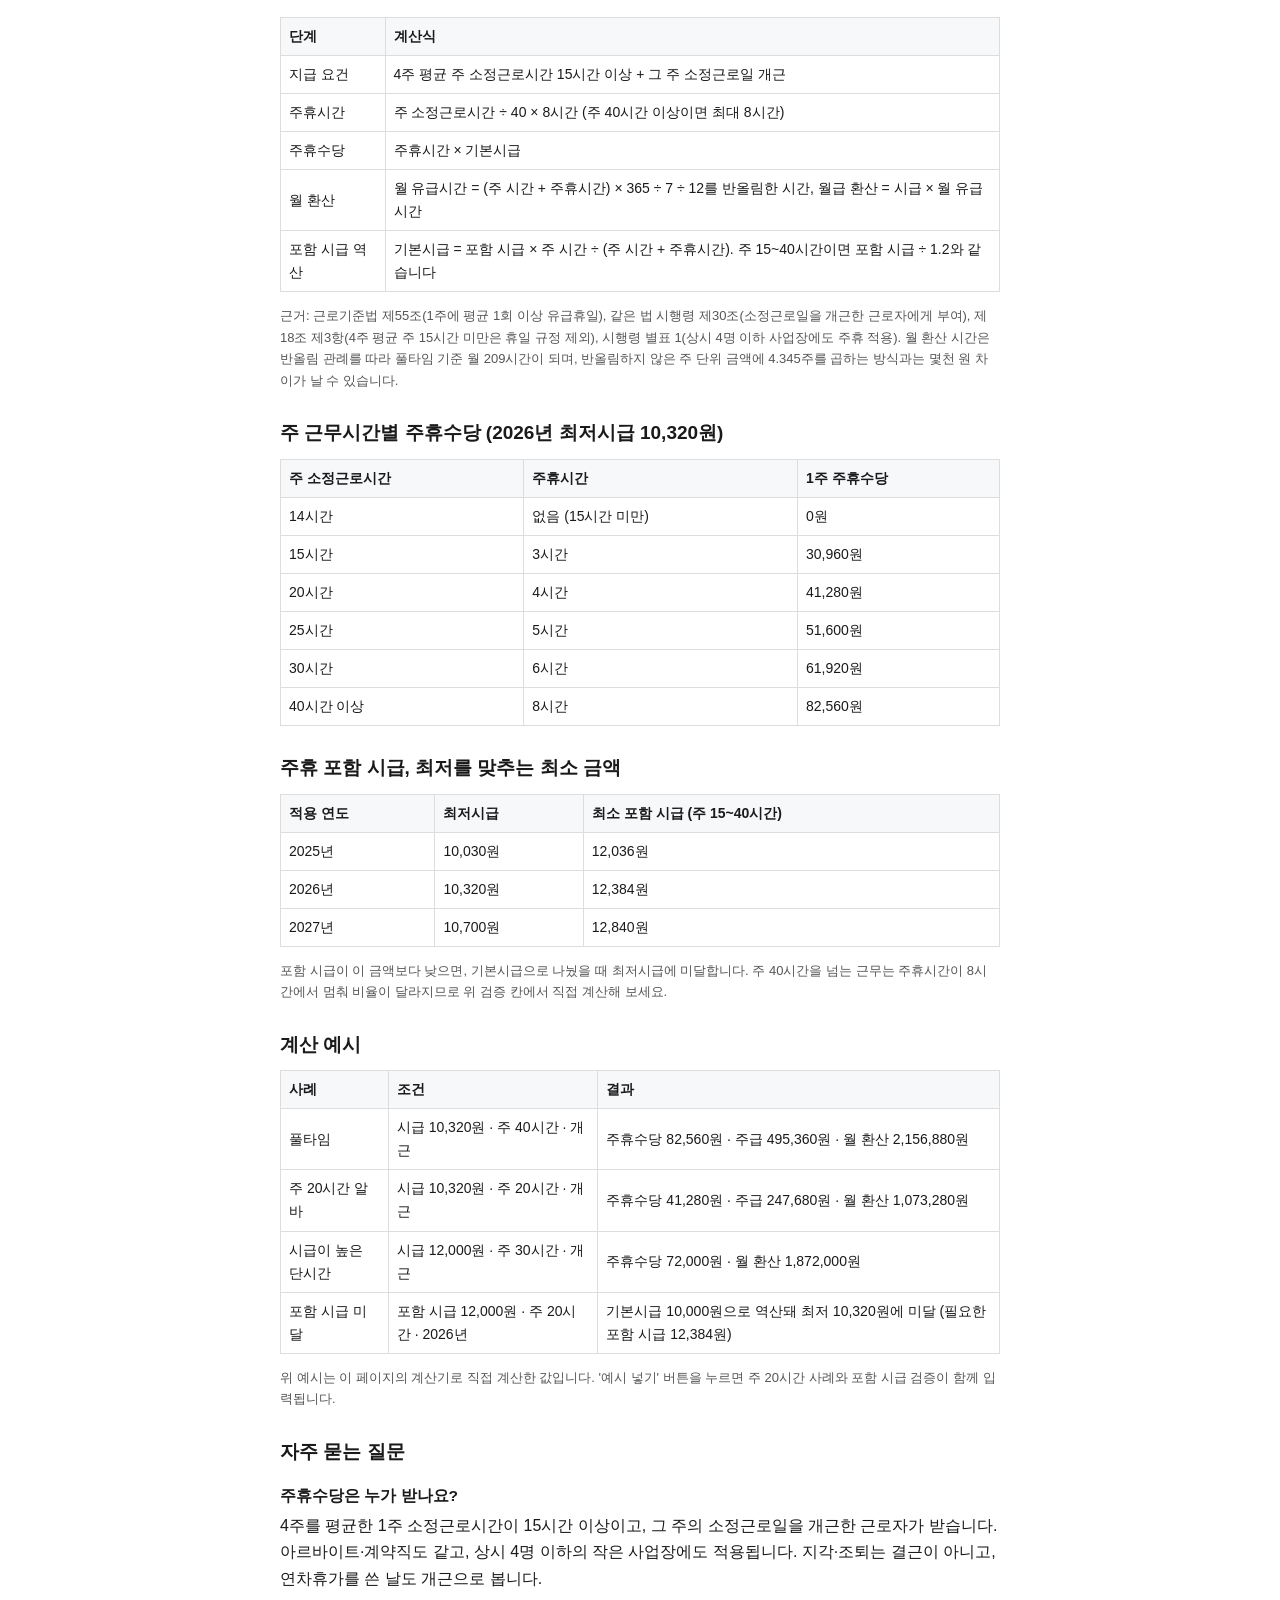
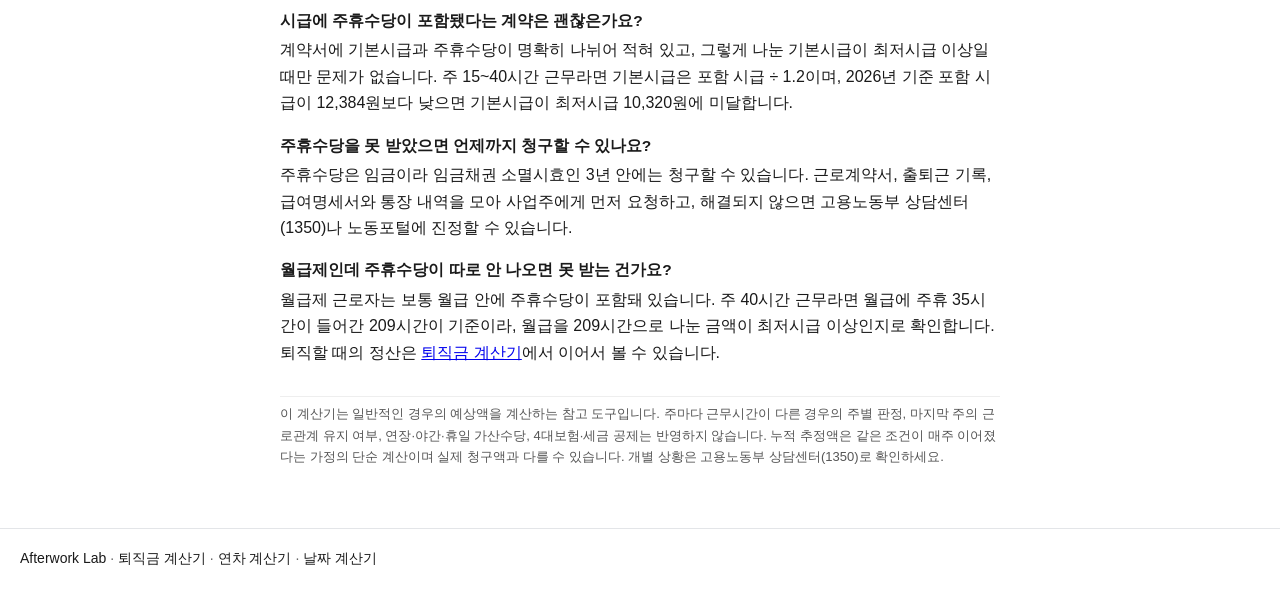
<file: tools/weekly-holiday/index.html>
<!DOCTYPE html>
<html lang="ko">
<head>
<meta charset="utf-8">
<meta name="viewport" content="width=device-width, initial-scale=1">
<title>주휴수당 계산기 — 포함 시급 검증·못 받은 금액까지 | Afterwork Lab</title>
<meta name="description" content="시급과 주 근무시간으로 주휴수당과 주급, 월급 환산을 계산합니다. 계약서에 적힌 '주휴 포함 시급'을 기본시급으로 나눠 최저임금을 지키는지 판정하고, 실제로 받은 주급과의 차액과 누적 미지급 추정까지 한 화면에서 보여 드립니다. 입력값은 서버로 전송되지 않습니다.">
<link rel="canonical" href="https://afterworkslab.com/tools/weekly-holiday/">
<link rel="stylesheet" href="/style.css">
<meta property="og:type" content="website">
<meta property="og:site_name" content="Afterwork Lab">
<meta property="og:title" content="주휴수당 계산기 — 포함 시급 검증·미지급 대조 | Afterwork Lab">
<meta property="og:description" content="주휴수당 발생액 계산에 더해, 주휴 포함 시급의 최저임금 판정과 실수령 차액·누적 추정까지 한 번에 확인합니다.">
<meta property="og:url" content="https://afterworkslab.com/tools/weekly-holiday/">
<meta name="twitter:card" content="summary">
<script type="application/ld+json">
{"@context":"https://schema.org","@type":"WebApplication","name":"주휴수당 계산기","url":"https://afterworkslab.com/tools/weekly-holiday/","applicationCategory":"UtilitiesApplication","operatingSystem":"Web","offers":{"@type":"Offer","price":"0","priceCurrency":"KRW"}}
</script>
<script type="application/ld+json">
{"@context":"https://schema.org","@type":"FAQPage","mainEntity":[{"@type":"Question","name":"주휴수당은 누가 받나요?","acceptedAnswer":{"@type":"Answer","text":"4주를 평균한 1주 소정근로시간이 15시간 이상이고, 그 주의 소정근로일을 개근한 근로자가 받습니다. 아르바이트·계약직도 같고, 상시 4명 이하의 작은 사업장에도 적용됩니다. 지각·조퇴는 결근이 아니고, 연차휴가를 쓴 날도 개근으로 봅니다."}},{"@type":"Question","name":"시급에 주휴수당이 포함됐다는 계약은 괜찮은가요?","acceptedAnswer":{"@type":"Answer","text":"계약서에 기본시급과 주휴수당이 명확히 나뉘어 적혀 있고, 그렇게 나눈 기본시급이 최저시급 이상일 때만 문제가 없습니다. 주 15~40시간 근무라면 기본시급은 포함 시급 ÷ 1.2이며, 2026년 기준 포함 시급이 12,384원보다 낮으면 기본시급이 최저시급 10,320원에 미달합니다."}},{"@type":"Question","name":"주휴수당을 못 받았으면 언제까지 청구할 수 있나요?","acceptedAnswer":{"@type":"Answer","text":"주휴수당은 임금이라 임금채권 소멸시효인 3년 안에는 청구할 수 있습니다. 근로계약서, 출퇴근 기록, 급여명세서와 통장 내역을 모아 사업주에게 먼저 요청하고, 해결되지 않으면 고용노동부 상담센터(1350)나 노동포털에 진정할 수 있습니다."}},{"@type":"Question","name":"월급제인데 주휴수당이 따로 안 나오면 못 받는 건가요?","acceptedAnswer":{"@type":"Answer","text":"월급제 근로자는 보통 월급 안에 주휴수당이 포함돼 있습니다. 주 40시간 근무라면 월급에 주휴 35시간이 들어간 209시간이 기준이라, 월급을 209시간으로 나눈 금액이 최저시급 이상인지로 확인합니다."}}]}
</script>
<!-- Google tag (gtag.js) -->
<script async src="https://www.googletagmanager.com/gtag/js?id=G-RK33Z9GQX3"></script>
<script>
window.dataLayer = window.dataLayer || [];
function gtag(){dataLayer.push(arguments);}
gtag('js', new Date());
gtag('config', 'G-RK33Z9GQX3');
</script>
<style>
.wh-inputs{display:grid;grid-template-columns:1fr 1fr;gap:8px 16px}
.wh-inputs label{display:block;margin:4px 0;font-weight:600}
.wh-inputs input[type="text"]{width:150px}
.wh-check{font-weight:600}
.wh-verdict{font-size:16px;font-weight:800}
@media (max-width:560px){.wh-inputs{grid-template-columns:1fr}.wh-inputs input[type="text"]{width:130px}}
</style>
</head>
<body>
<header class="site-header"><a href="/">Afterwork Lab</a></header>
<main>
<h1>주휴수당 계산기</h1>
<p>주휴수당이 얼마인지에서 끝나지 않고, <strong>제대로 받고 있는지</strong>까지 확인합니다. 시급과 주 근무시간으로 주휴수당·주급·월급 환산을 계산하고, 계약서의 '주휴 포함 시급'이 최저임금을 지키는지 판정하고, 실제로 받은 주급과의 차액과 누적 추정까지 한 화면에서 보여 드립니다. 모든 계산은 브라우저 안에서만 실행되고 입력값은 저장되거나 전송되지 않습니다.</p>

<div class="calculator">
<fieldset>
<legend>주휴수당 계산</legend>
<div class="wh-inputs">
<label>기본시급 (원)<input type="text" id="wh-wage" inputmode="numeric" value="10,320"></label>
<label>주 소정근로시간 (시간)<input type="text" id="wh-hours" inputmode="decimal" value="40"></label>
</div>
<p class="note">주 소정근로시간은 근로계약서에 정한 시간(휴게·연장근로 제외)입니다. 주마다 다르면 4주 평균을 넣어 주세요. 2026년 최저시급은 10,320원입니다.</p>
<label class="wh-check"><input type="checkbox" id="wh-attended" checked> 그 주 소정근로일을 개근했습니다 (지각·조퇴는 결근이 아닙니다)</label>
</fieldset>

<p class="error" id="wh-error" role="alert"></p>
<div class="stat-grid">
<div class="stat primary"><span class="num" id="wh-weekly-pay">-</span><span class="lbl">기대 주급 (세전)</span></div>
<div class="stat"><span class="num" id="wh-holiday-pay">-</span><span class="lbl">1주 주휴수당</span></div>
<div class="stat"><span class="num" id="wh-holiday-hours">-</span><span class="lbl">주휴시간</span></div>
<div class="stat"><span class="num" id="wh-monthly-pay">-</span><span class="lbl">월급 환산 (세전)</span></div>
</div>
<table class="result-table">
<tr><th>자격 판정</th><td id="wh-b-elig">-</td></tr>
<tr><th>주 기본급</th><td id="wh-b-base">-</td></tr>
<tr><th>주휴 산식</th><td id="wh-b-formula">-</td></tr>
<tr><th>월 환산 내역</th><td id="wh-b-month">-</td></tr>
</table>
<p class="note" id="wh-note"></p>

<fieldset>
<legend>주휴 포함 시급 검증</legend>
<div class="wh-inputs">
<label>계약서의 포함 시급 (원)<input type="text" id="wh-inc-wage" inputmode="numeric" placeholder="예: 12,000"></label>
<label>그 일자리의 주 소정근로시간<input type="text" id="wh-inc-hours" inputmode="decimal" placeholder="예: 20"></label>
<label>적용 연도
<select id="wh-inc-year">
<option value="2025">2025년 · 최저 10,030원</option>
<option value="2026" selected>2026년 · 최저 10,320원</option>
<option value="2027">2027년 · 최저 10,700원</option>
</select></label>
</div>
<p class="note">개근한 주를 전제로, 포함 시급을 기본시급과 주휴분으로 나눠 최저임금과 비교합니다. 포함 시급 계약은 기본시급과 주휴수당이 계약서에 명확히 나뉘어 적혀 있어야 합니다.</p>
<table class="result-table">
<tr><th>역산한 기본시급</th><td id="wh-inc-base">-</td></tr>
<tr><th>판정</th><td class="wh-verdict" id="wh-inc-verdict">-</td></tr>
<tr><th>최저를 맞는 최소 포함 시급</th><td id="wh-inc-required">-</td></tr>
<tr><th>한 주 나눈 내역</th><td id="wh-inc-detail">-</td></tr>
</table>
</fieldset>

<fieldset>
<legend>실제로 받은 금액과 대조</legend>
<div class="wh-inputs">
<label>실제로 받은 주급 (원, 세전)<input type="text" id="wh-actual-pay" inputmode="numeric" placeholder="예: 206,400"></label>
<label>이 조건으로 일한 주 수<input type="text" id="wh-weeks" inputmode="numeric" placeholder="예: 52"></label>
</div>
<table class="result-table">
<tr><th>주 차액 (기대 − 실수령)</th><td id="wh-c-shortfall">-</td></tr>
<tr><th>누적 차액 추정</th><td id="wh-c-cumulative">-</td></tr>
<tr><th>주휴 전액을 못 받았다면 (주휴수당 × 주 수)</th><td id="wh-c-unpaid">-</td></tr>
</table>
<p class="note" id="wh-c-note"></p>
</fieldset>

<div class="tool-actions">
<button type="button" class="primary" id="wh-copy-btn">결과 복사</button>
<button type="button" id="wh-example-btn">예시 넣기 (주 20시간·포함 시급 검증)</button>
<button type="button" id="wh-reset-btn">초기화</button>
<span class="feedback" id="wh-feedback"></span>
</div>
</div>

<h2>계산 공식</h2>
<table>
<tr><th>단계</th><th>계산식</th></tr>
<tr><td>지급 요건</td><td>4주 평균 주 소정근로시간 15시간 이상 + 그 주 소정근로일 개근</td></tr>
<tr><td>주휴시간</td><td>주 소정근로시간 ÷ 40 × 8시간 (주 40시간 이상이면 최대 8시간)</td></tr>
<tr><td>주휴수당</td><td>주휴시간 × 기본시급</td></tr>
<tr><td>월 환산</td><td>월 유급시간 = (주 시간 + 주휴시간) × 365 ÷ 7 ÷ 12를 반올림한 시간, 월급 환산 = 시급 × 월 유급시간</td></tr>
<tr><td>포함 시급 역산</td><td>기본시급 = 포함 시급 × 주 시간 ÷ (주 시간 + 주휴시간). 주 15~40시간이면 포함 시급 ÷ 1.2와 같습니다</td></tr>
</table>
<p class="assumption">근거: 근로기준법 제55조(1주에 평균 1회 이상 유급휴일), 같은 법 시행령 제30조(소정근로일을 개근한 근로자에게 부여), 제18조 제3항(4주 평균 주 15시간 미만은 휴일 규정 제외), 시행령 별표 1(상시 4명 이하 사업장에도 주휴 적용). 월 환산 시간은 반올림 관례를 따라 풀타임 기준 월 209시간이 되며, 반올림하지 않은 주 단위 금액에 4.345주를 곱하는 방식과는 몇천 원 차이가 날 수 있습니다.</p>

<h2>주 근무시간별 주휴수당 (2026년 최저시급 10,320원)</h2>
<table>
<tr><th>주 소정근로시간</th><th>주휴시간</th><th>1주 주휴수당</th></tr>
<tr><td>14시간</td><td>없음 (15시간 미만)</td><td>0원</td></tr>
<tr><td>15시간</td><td>3시간</td><td>30,960원</td></tr>
<tr><td>20시간</td><td>4시간</td><td>41,280원</td></tr>
<tr><td>25시간</td><td>5시간</td><td>51,600원</td></tr>
<tr><td>30시간</td><td>6시간</td><td>61,920원</td></tr>
<tr><td>40시간 이상</td><td>8시간</td><td>82,560원</td></tr>
</table>

<h2>주휴 포함 시급, 최저를 맞추는 최소 금액</h2>
<table>
<tr><th>적용 연도</th><th>최저시급</th><th>최소 포함 시급 (주 15~40시간)</th></tr>
<tr><td>2025년</td><td>10,030원</td><td>12,036원</td></tr>
<tr><td>2026년</td><td>10,320원</td><td>12,384원</td></tr>
<tr><td>2027년</td><td>10,700원</td><td>12,840원</td></tr>
</table>
<p class="assumption">포함 시급이 이 금액보다 낮으면, 기본시급으로 나눴을 때 최저시급에 미달합니다. 주 40시간을 넘는 근무는 주휴시간이 8시간에서 멈춰 비율이 달라지므로 위 검증 칸에서 직접 계산해 보세요.</p>

<h2>계산 예시</h2>
<table>
<tr><th>사례</th><th>조건</th><th>결과</th></tr>
<tr><td>풀타임</td><td>시급 10,320원 · 주 40시간 · 개근</td><td>주휴수당 82,560원 · 주급 495,360원 · 월 환산 2,156,880원</td></tr>
<tr><td>주 20시간 알바</td><td>시급 10,320원 · 주 20시간 · 개근</td><td>주휴수당 41,280원 · 주급 247,680원 · 월 환산 1,073,280원</td></tr>
<tr><td>시급이 높은 단시간</td><td>시급 12,000원 · 주 30시간 · 개근</td><td>주휴수당 72,000원 · 월 환산 1,872,000원</td></tr>
<tr><td>포함 시급 미달</td><td>포함 시급 12,000원 · 주 20시간 · 2026년</td><td>기본시급 10,000원으로 역산돼 최저 10,320원에 미달 (필요한 포함 시급 12,384원)</td></tr>
</table>
<p class="assumption">위 예시는 이 페이지의 계산기로 직접 계산한 값입니다. '예시 넣기' 버튼을 누르면 주 20시간 사례와 포함 시급 검증이 함께 입력됩니다.</p>

<h2>자주 묻는 질문</h2>
<div class="faq">
<h3>주휴수당은 누가 받나요?</h3>
<p>4주를 평균한 1주 소정근로시간이 15시간 이상이고, 그 주의 소정근로일을 개근한 근로자가 받습니다. 아르바이트·계약직도 같고, 상시 4명 이하의 작은 사업장에도 적용됩니다. 지각·조퇴는 결근이 아니고, 연차휴가를 쓴 날도 개근으로 봅니다.</p>
<h3>시급에 주휴수당이 포함됐다는 계약은 괜찮은가요?</h3>
<p>계약서에 기본시급과 주휴수당이 명확히 나뉘어 적혀 있고, 그렇게 나눈 기본시급이 최저시급 이상일 때만 문제가 없습니다. 주 15~40시간 근무라면 기본시급은 포함 시급 ÷ 1.2이며, 2026년 기준 포함 시급이 12,384원보다 낮으면 기본시급이 최저시급 10,320원에 미달합니다.</p>
<h3>주휴수당을 못 받았으면 언제까지 청구할 수 있나요?</h3>
<p>주휴수당은 임금이라 임금채권 소멸시효인 3년 안에는 청구할 수 있습니다. 근로계약서, 출퇴근 기록, 급여명세서와 통장 내역을 모아 사업주에게 먼저 요청하고, 해결되지 않으면 고용노동부 상담센터(1350)나 노동포털에 진정할 수 있습니다.</p>
<h3>월급제인데 주휴수당이 따로 안 나오면 못 받는 건가요?</h3>
<p>월급제 근로자는 보통 월급 안에 주휴수당이 포함돼 있습니다. 주 40시간 근무라면 월급에 주휴 35시간이 들어간 209시간이 기준이라, 월급을 209시간으로 나눈 금액이 최저시급 이상인지로 확인합니다. 퇴직할 때의 정산은 <a href="/tools/severance/">퇴직금 계산기</a>에서 이어서 볼 수 있습니다.</p>
</div>

<p class="disclaimer">이 계산기는 일반적인 경우의 예상액을 계산하는 참고 도구입니다. 주마다 근무시간이 다른 경우의 주별 판정, 마지막 주의 근로관계 유지 여부, 연장·야간·휴일 가산수당, 4대보험·세금 공제는 반영하지 않습니다. 누적 추정액은 같은 조건이 매주 이어졌다는 가정의 단순 계산이며 실제 청구액과 다를 수 있습니다. 개별 상황은 고용노동부 상담센터(1350)로 확인하세요.</p>
</main>
<footer class="site-footer"><a href="/">Afterwork Lab</a> · <a href="/tools/severance/">퇴직금 계산기</a> · <a href="/tools/annual-leave/">연차 계산기</a> · <a href="/tools/date-calc/">날짜 계산기</a></footer>
<script src="calc.js"></script>
<script src="page.js"></script>
</body>
</html>
</file>
<file: style.css>
* { box-sizing: border-box; }
body { margin: 0; font-family: -apple-system, "Malgun Gothic", "Apple SD Gothic Neo", sans-serif; color: #1a1a1a; line-height: 1.65; background: #fff; }
.site-header { padding: 14px 20px; border-bottom: 1px solid #e5e5e5; font-weight: 700; }
.site-header a, .site-footer a { color: #1a1a1a; text-decoration: none; }
.site-footer { padding: 18px 20px; border-top: 1px solid #e5e5e5; color: #666; font-size: 14px; margin-top: 40px; }
main { max-width: 760px; margin: 0 auto; padding: 24px 20px 8px; }
h1 { font-size: 26px; margin: 8px 0 14px; }
h2 { font-size: 19px; margin: 26px 0 10px; }
.calculator { border: 1px solid #ddd; border-radius: 10px; padding: 18px; background: #fafafa; }
fieldset { border: 1px solid #e0e0e0; border-radius: 8px; margin: 0 0 14px; padding: 12px; background: #fff; }
legend { font-weight: 700; padding: 0 6px; }
label { display: inline-block; margin: 4px 14px 4px 0; font-size: 14px; }
input[type="text"] { width: 90px; padding: 7px 8px; border: 1px solid #bbb; border-radius: 6px; font-size: 15px; margin-left: 6px; }
.note { font-size: 13px; color: #555; margin: 8px 0 0; }
table { border-collapse: collapse; width: 100%; margin: 10px 0; font-size: 14px; }
th, td { border: 1px solid #ddd; padding: 7px 8px; text-align: left; }
th { background: #f2f2f2; }
.input-table input { width: 70px; margin: 0; }
.input-table input.wide { width: 130px; }
input.wide { width: 130px; }
select { padding: 7px 6px; border: 1px solid #bbb; border-radius: 6px; font-size: 14px; background: #fff; }
input[type="radio"] { margin-right: 4px; }
button { padding: 8px 14px; border: 1px solid #bbb; border-radius: 6px; background: #fff; cursor: pointer; font-size: 14px; }
button.primary { background: #1a1a1a; color: #fff; border-color: #1a1a1a; font-weight: 700; padding: 10px 22px; }
.error { color: #c00; font-weight: 600; min-height: 1.2em; }
.result { margin-top: 14px; }
.result-table .total td { font-weight: 700; background: #f7f7f7; }
.assumption { font-size: 13px; color: #555; }
.no-input { font-weight: 600; }
.disclaimer { font-size: 13px; color: #555; border-top: 1px solid #eee; margin-top: 30px; padding-top: 6px; }
.tool-list { list-style: none; padding: 0; }
.tool-list li { border: 1px solid #e0e0e0; border-radius: 8px; padding: 14px 16px; margin-bottom: 10px; }
.tool-list a { font-weight: 700; color: #0b57d0; text-decoration: none; }
.coming { color: #888; font-weight: 700; }
@media (max-width: 560px) { input[type="text"] { width: 72px; } .input-table input { width: 56px; } }

/* 실사용 UI 요소 (2026-10-20 찰리 기준: 프로토타입도 완성품 수준) */
textarea { width: 100%; padding: 12px; border: 1px solid #bbb; border-radius: 8px; font: inherit; font-size: 15px; line-height: 1.6; resize: vertical; background: #fff; }
textarea:focus, input[type="text"]:focus, select:focus { outline: 2px solid #2563eb; outline-offset: 1px; border-color: #2563eb; }
.stat-grid { display: grid; grid-template-columns: repeat(4, 1fr); gap: 10px; margin: 14px 0 4px; }
.stat { background: #fff; border: 1px solid #e0e0e0; border-radius: 10px; padding: 12px 8px; text-align: center; }
.stat .num { display: block; font-size: 22px; font-weight: 800; line-height: 1.25; }
.stat .lbl { font-size: 12.5px; color: #555; }
.stat.primary { background: #1a1a1a; border-color: #1a1a1a; color: #fff; }
.stat.primary .lbl { color: #ccc; }
.tool-actions { display: flex; gap: 8px; align-items: center; flex-wrap: wrap; margin-top: 12px; }
.tool-actions .feedback { font-size: 13px; color: #087f23; font-weight: 600; }
.target-box { margin-top: 16px; background: #fff; border: 1px solid #e0e0e0; border-radius: 8px; padding: 12px; }
.target-box label { font-weight: 600; }
.target-status { font-size: 14px; font-weight: 700; margin: 8px 0 0; }
.target-status.ok { color: #087f23; }
.target-status.over { color: #c00; }
.progress { height: 8px; background: #eee; border-radius: 4px; margin-top: 8px; overflow: hidden; }
.progress-bar { height: 100%; width: 0; background: #2563eb; transition: width .15s ease; }
.progress-bar.over { background: #c00; }
@media (max-width: 560px) { .stat-grid { grid-template-columns: repeat(2, 1fr); } }

/* P1 도구 요약 카드·FAQ (2026-10-20 추가 — 기존 선택자 무변경, 추가만) */
.stat-grid-3 { grid-template-columns: repeat(3, 1fr); }
.summary .stat .num { overflow-wrap: break-word; }
.faq h3 { font-size: 15.5px; margin: 16px 0 4px; }
.faq p { margin: 0 0 10px; }
@media (max-width: 560px) { .stat-grid-3 { grid-template-columns: repeat(3, 1fr); } .stat-grid-3 .num { font-size: 15px; } .stat-grid-3 .stat { padding: 10px 4px; } }

/* 공통 디자인 틀 v1 (2026-10-21 — 찰리 디자인 기준: 설명 없이 한눈에) */
:root {
  --ink: #1a1a1a; --muted: #5f6368; --line: #e3e5e8;
  --brand: #2456c7; --brand-soft: #e8effe;
  --hol: #d92d20; --hol-soft: #fdecea;
  --radius: 12px; --shadow: 0 1px 3px rgba(16, 24, 40, .10);
}
.badge { display: inline-block; font-size: 11px; font-weight: 700; border-radius: 999px; padding: 1px 8px; vertical-align: 2px; }
.badge.confirmed { background: #e6f4ea; color: #137333; }
.badge.planned { background: #fff4e5; color: #9a5b00; }
.year-tabs { display: flex; gap: 8px; margin: 14px 0 4px; }
.year-tab { flex: 1; padding: 10px 8px; border: 1px solid var(--line); border-radius: var(--radius); background: #fff; font-size: 16px; font-weight: 700; cursor: pointer; }
.year-tab[aria-selected="true"] { background: var(--ink); color: #fff; border-color: var(--ink); }
.year-tab .badge { margin-left: 6px; }
.stepper { display: flex; align-items: center; gap: 12px; margin: 10px 0 4px; }
.stepper button { width: 42px; height: 42px; border-radius: 50%; border: 1px solid #c9ccd1; background: #fff; font-size: 22px; line-height: 1; cursor: pointer; }
.stepper input { width: 76px; text-align: center; font-size: 22px; font-weight: 800; padding: 8px 4px; border: 1px solid #bbb; border-radius: 8px; }
.stepper .unit { font-size: 15px; font-weight: 700; }
.combo-cards { display: grid; gap: 10px; margin: 14px 0; }
.combo-card { border: 1px solid var(--line); border-radius: var(--radius); padding: 14px 16px; background: #fff; text-align: left; width: 100%; cursor: pointer; font: inherit; box-shadow: var(--shadow); }
.combo-card[aria-pressed="true"] { border-color: var(--brand); box-shadow: 0 0 0 2px var(--brand-soft); }
.combo-card .tag { display: inline-block; font-size: 12px; font-weight: 800; color: var(--brand); margin-bottom: 4px; }
.combo-card.alt .tag { color: var(--muted); }
.combo-card .range { font-size: 17px; font-weight: 800; }
.combo-card .total { font-size: 22px; font-weight: 800; color: var(--brand); }
.combo-card .detail { font-size: 13.5px; color: var(--muted); margin-top: 2px; }
.combo-card.hero-card { background: linear-gradient(180deg, #f4f8ff, #fff); }
.cal-head { display: flex; justify-content: space-between; align-items: center; margin: 18px 0 8px; }
.cal-head h3 { margin: 0; font-size: 18px; }
.cal-head button { min-width: 40px; }
.cal-grid { display: grid; grid-template-columns: repeat(7, 1fr); gap: 2px; }
.cal-dow { text-align: center; font-size: 12px; font-weight: 700; color: var(--muted); padding: 4px 0; }
.cal-dow.sun { color: var(--hol); }
.cal-dow.sat { color: var(--brand); }
.cal-cell { min-height: 66px; border: 1px solid #eef0f2; border-radius: 8px; padding: 4px 6px; font-size: 13px; background: #fff; position: relative; }
.cal-cell.out { opacity: .35; }
.cal-cell.weekend { background: #f7f8fa; }
.cal-cell .dnum { font-weight: 700; }
.cal-cell.sun .dnum { color: var(--hol); }
.cal-cell.sat .dnum { color: var(--brand); }
.cal-cell.hol .dnum { color: var(--hol); }
.cal-cell .cal-name { display: block; font-size: 10.5px; line-height: 1.25; color: var(--hol); word-break: keep-all; }
.cal-cell.inband { background: var(--brand-soft); }
.cal-cell.leave-day { background: var(--brand); color: #fff; }
.cal-cell.leave-day .dnum { color: #fff; }
.cal-cell.leave-day .cal-name { color: #dbe6ff; }
.cal-leave-tag { display: inline-block; font-size: 10px; font-weight: 800; background: #fff; color: var(--brand); border-radius: 4px; padding: 0 4px; margin-top: 2px; }
.cal-band-label { display: block; font-size: 10.5px; font-weight: 800; color: var(--brand); margin-top: 2px; }
.cal-cell.leave-day .cal-band-label { color: #fff; }
.cal-cell.today { outline: 2px solid var(--ink); outline-offset: -2px; }
.legend { display: flex; gap: 14px; flex-wrap: wrap; font-size: 12.5px; color: var(--muted); margin: 10px 0 0; }
.legend .sw { display: inline-block; width: 12px; height: 12px; border-radius: 3px; margin-right: 5px; vertical-align: -1px; border: 1px solid var(--line); }
details.year-details { margin: 18px 0; border: 1px solid var(--line); border-radius: var(--radius); padding: 12px 14px; background: #fff; }
details.year-details summary { cursor: pointer; font-weight: 800; font-size: 15.5px; }
.mini-cals { display: grid; grid-template-columns: repeat(4, 1fr); gap: 14px; margin-top: 12px; }
.mini h4 { margin: 0 0 4px; font-size: 13px; }
.mini-grid { display: grid; grid-template-columns: repeat(7, 1fr); gap: 1px; font-size: 10px; text-align: center; }
.mini-cell { padding: 1.5px 0; border-radius: 2px; color: #444; }
.mini-cell.out { opacity: .3; }
.mini-cell.hol { color: var(--hol); font-weight: 800; }
.mini-cell.inband { background: var(--brand-soft); }
.mini-cell.leave-day { background: var(--brand); color: #fff; font-weight: 800; }
@media (max-width: 560px) {
  .cal-cell { min-height: 58px; font-size: 12px; padding: 3px 4px; }
  .cal-cell .cal-name { font-size: 9.5px; }
  .mini-cals { grid-template-columns: repeat(3, 1fr); }
  .combo-card .range { font-size: 15.5px; }
}

/* 공통 디자인 틀 v2 (2026-10-21 — 전 도구 공통 카드·결과 숫자·표 통일, 페이지별 개성은 각 페이지가 유지) */
.calculator { background: #fff; border: 1px solid var(--line); border-radius: var(--radius); box-shadow: var(--shadow); }
fieldset { border-color: var(--line); border-radius: 10px; }
button.primary { border-radius: 10px; }
.stat { border-color: var(--line); border-radius: var(--radius); }
.stat.primary .num { font-size: 30px; }
.result-table .total td { background: var(--brand-soft); }
th { background: #f7f8fa; }
.tool-list li { border-color: var(--line); border-radius: var(--radius); box-shadow: var(--shadow); }
.site-header { border-bottom-color: var(--line); }
.site-footer { border-top-color: var(--line); }
@media (max-width: 560px) { .stat.primary .num { font-size: 24px; } }

/* 검토 반영 v3 (2026-10-21 — GPT·Gemini 실사용성 검토: 상세 설정 접기·모드 카드·빠른 변환) */
details.settings-fold { margin: 14px 0; border: 1px solid var(--line); border-radius: 10px; padding: 10px 14px; background: #fbfcfd; }
details.settings-fold summary { cursor: pointer; font-weight: 700; font-size: 15px; padding: 4px 0; }
details.settings-fold fieldset { margin-top: 12px; background: #fff; }
.mode-cards { display: grid; grid-template-columns: 1fr 1fr; gap: 10px; margin-top: 6px; }
.mode-card { display: block; border: 1.5px solid var(--line); border-radius: 10px; padding: 12px 14px; cursor: pointer; background: #fff; }
.mode-card:has(input:checked) { border-color: var(--brand); background: var(--brand-soft); }
.mode-card input { margin-right: 6px; }
.mode-card-title { font-weight: 800; font-size: 16px; }
.mode-card-desc { display: block; margin-top: 4px; font-size: 13px; color: #555; }
.quick-grid { display: grid; grid-template-columns: repeat(3, 1fr); gap: 10px; }
.quick-grid label { font-weight: 700; }
@media (max-width: 560px) {
  .mode-cards { grid-template-columns: 1fr; }
  .quick-grid { grid-template-columns: 1fr; }
}
</file>
